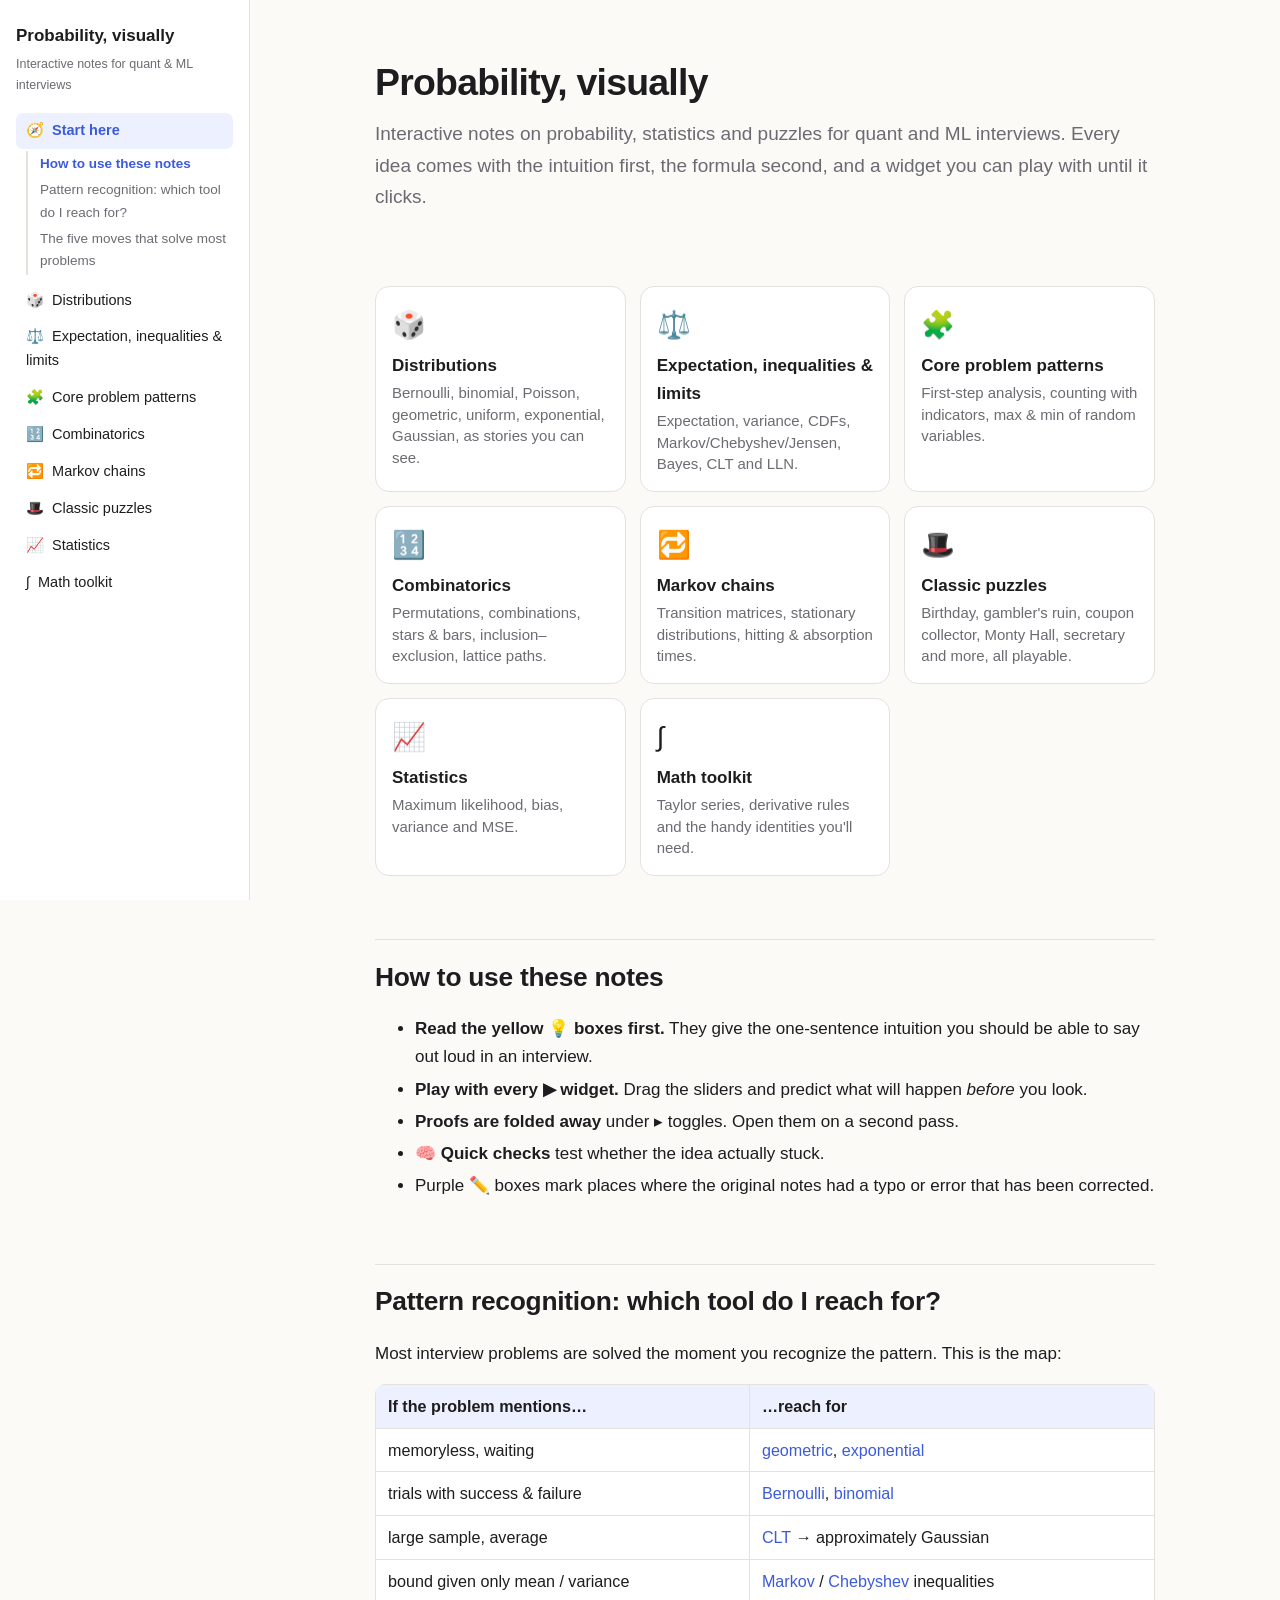
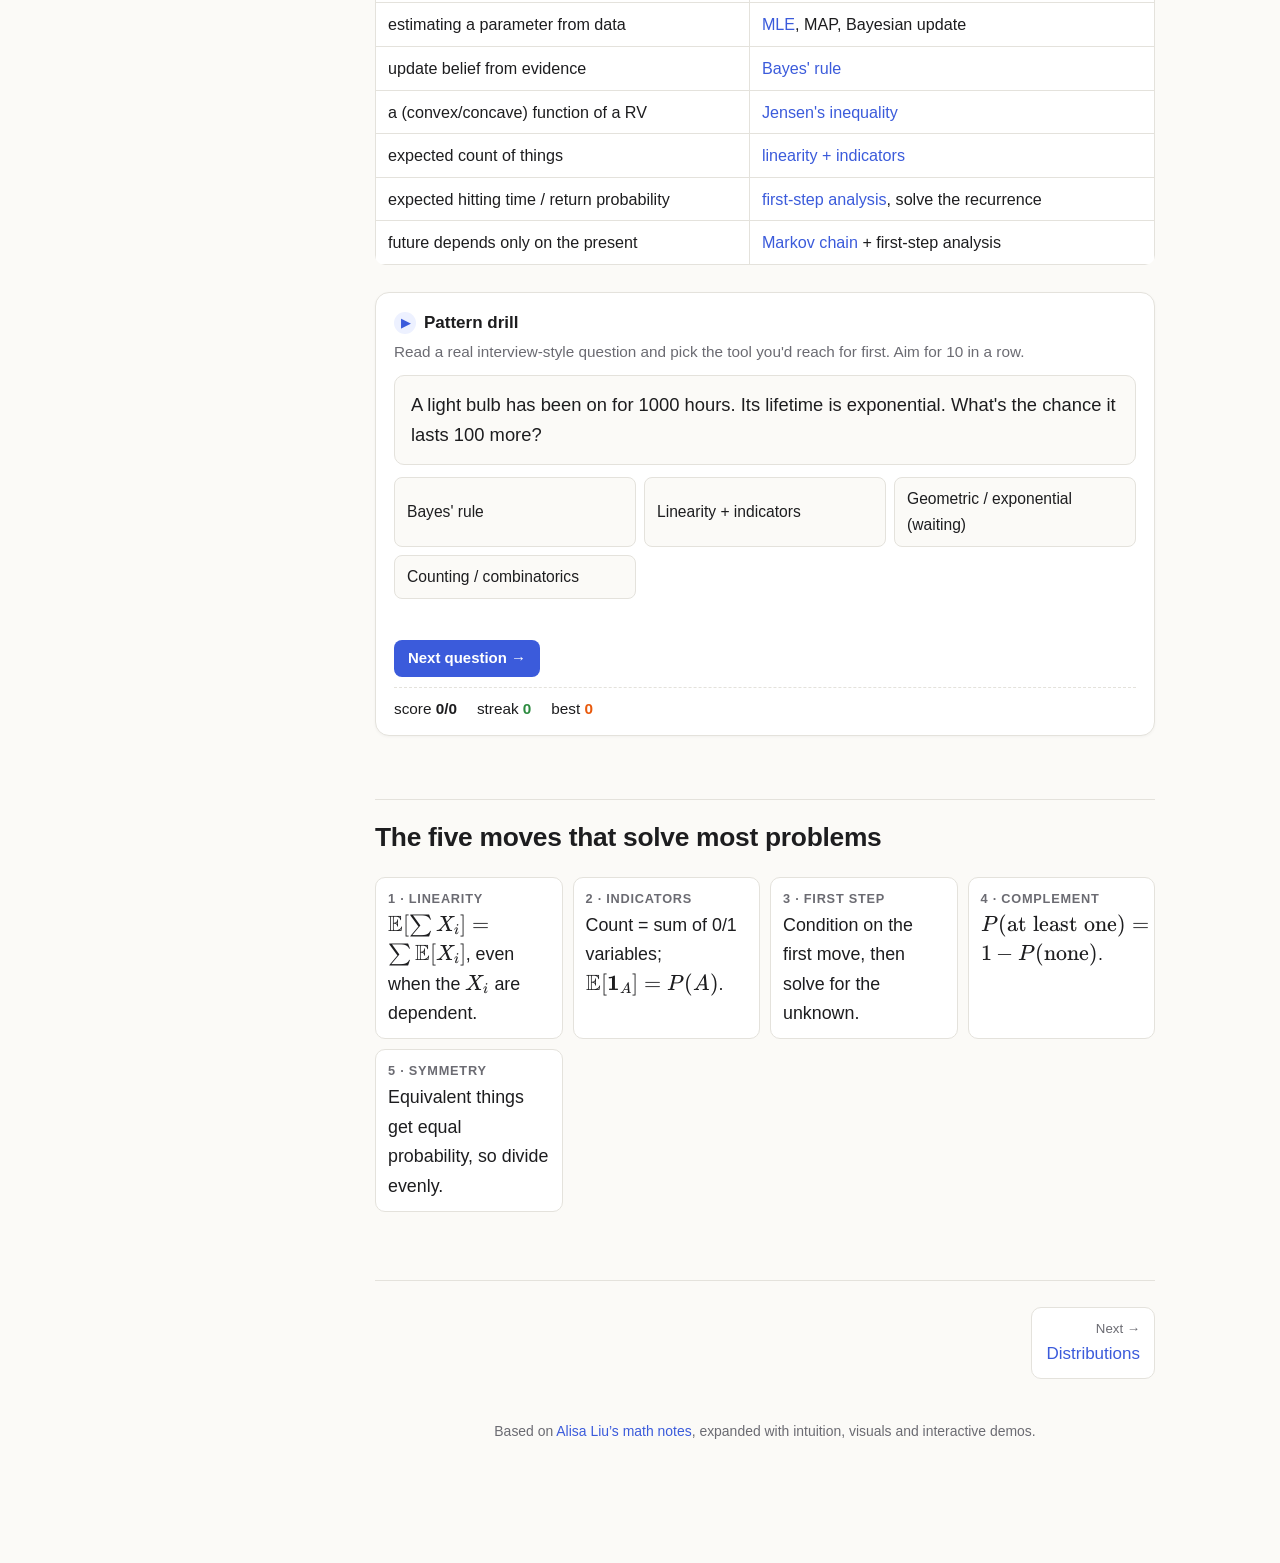
<file: index.html>
<!doctype html>
<html lang="en">
<head>
  <meta charset="utf-8" />
  <meta name="viewport" content="width=device-width, initial-scale=1" />
  <title>Probability, visually · Interactive interview notes</title>
  <meta name="description" content="Interactive, visual probability & statistics notes for quant and ML interviews." />
  <link rel="stylesheet" href="assets/katex/katex.min.css" />
  <script src="assets/katex/katex.min.js"></script>
  <script src="assets/katex/contrib/auto-render.min.js"></script>
  <link rel="stylesheet" href="assets/style.css" />
  <script src="assets/lib.js"></script>
  <style>
    .drill-prompt { font-size: 1.08em; padding: 14px 16px; background: var(--bg); border: 1px solid var(--line); border-radius: 10px; margin: 8px 0 12px; min-height: 3.2em; }
    .drill-opts { display: grid; grid-template-columns: repeat(auto-fit, minmax(200px, 1fr)); gap: 8px; }
    .drill-opts .choice { text-align: left; background: var(--bg); color: var(--ink); border: 1px solid var(--line); border-radius: 8px; padding: 8px 12px; font: inherit; font-size: .92em; cursor: pointer; }
    .drill-opts .choice:hover { border-color: var(--accent); }
    .drill-opts .choice.right { border-color: var(--tip-line); background: var(--tip); }
    .drill-opts .choice.wrong { border-color: var(--warn-line); background: var(--warn); }
    .drill-fb { margin-top: 10px; font-size: .93em; min-height: 1.5em; }
    .pattern-table td:first-child { width: 48%; }
  </style>
</head>
<body data-page="index">
<main><div class="content">

<div class="hero">
  <h1>Probability, visually</h1>
  <p class="lede">Interactive notes on probability, statistics and puzzles for quant and ML interviews. Every idea comes with the intuition first, the formula second, and a widget you can play with until it clicks.</p>
</div>

<div class="cards" id="cards"></div>

<h2 id="how-to-use">How to use these notes</h2>
<ul>
  <li><strong>Read the yellow 💡 boxes first.</strong> They give the one-sentence intuition you should be able to say out loud in an interview.</li>
  <li><strong>Play with every ▶ widget.</strong> Drag the sliders and predict what will happen <em>before</em> you look.</li>
  <li><strong>Proofs are folded away</strong> under ▸ toggles. Open them on a second pass.</li>
  <li><strong>🧠 Quick checks</strong> test whether the idea actually stuck.</li>
  <li>Purple ✏️ boxes mark places where the original notes had a typo or error that has been corrected.</li>
</ul>

<h2 id="pattern-recognition">Pattern recognition: which tool do I reach for?</h2>
<p>Most interview problems are solved the moment you recognize the pattern. This is the map:</p>

<table class="pattern-table">
  <tr><th>If the problem mentions…</th><th>…reach for</th></tr>
  <tr><td>memoryless, waiting</td><td><a href="distributions.html#geometric">geometric</a>, <a href="distributions.html#exponential">exponential</a></td></tr>
  <tr><td>trials with success &amp; failure</td><td><a href="distributions.html#bernoulli">Bernoulli</a>, <a href="distributions.html#binomial">binomial</a></td></tr>
  <tr><td>large sample, average</td><td><a href="expectation.html#central-limit-theorem">CLT</a> → approximately Gaussian</td></tr>
  <tr><td>bound given only mean / variance</td><td><a href="expectation.html#markov-s-inequality">Markov</a> / <a href="expectation.html#chebyshev-s-inequality">Chebyshev</a> inequalities</td></tr>
  <tr><td>estimating a parameter from data</td><td><a href="statistics.html#maximum-likelihood-estimation">MLE</a>, MAP, Bayesian update</td></tr>
  <tr><td>update belief from evidence</td><td><a href="expectation.html#bayes-rule">Bayes' rule</a></td></tr>
  <tr><td>a (convex/concave) function of a RV</td><td><a href="expectation.html#jensen-s-inequality">Jensen's inequality</a></td></tr>
  <tr><td>expected count of things</td><td><a href="problems.html#counting-in-expectation">linearity + indicators</a></td></tr>
  <tr><td>expected hitting time / return probability</td><td><a href="problems.html#first-step-analysis">first-step analysis</a>, solve the recurrence</td></tr>
  <tr><td>future depends only on the present</td><td><a href="markov.html">Markov chain</a> + first-step analysis</td></tr>
</table>

<div class="widget" id="w-drill">
  <div class="widget-title">Pattern drill</div>
  <div class="widget-desc">Read a real interview-style question and pick the tool you'd reach for first. Aim for 10 in a row.</div>
  <div class="drill-prompt" id="drill-q"></div>
  <div class="drill-opts" id="drill-opts"></div>
  <div class="drill-fb" id="drill-fb"></div>
  <div class="controls" id="drill-ctl"></div>
  <div class="readout" id="drill-read"></div>
</div>

<h2 id="the-five-moves">The five moves that solve most problems</h2>
<div class="facts">
  <div class="fact"><div class="label">1 · Linearity</div><div class="val">$\E[\sum X_i]=\sum\E[X_i]$, even when the $X_i$ are dependent.</div></div>
  <div class="fact"><div class="label">2 · Indicators</div><div class="val">Count = sum of 0/1 variables; $\E[\1_A]=P(A)$.</div></div>
  <div class="fact"><div class="label">3 · First step</div><div class="val">Condition on the first move, then solve for the unknown.</div></div>
  <div class="fact"><div class="label">4 · Complement</div><div class="val">$P(\text{at least one})=1-P(\text{none})$.</div></div>
  <div class="fact"><div class="label">5 · Symmetry</div><div class="val">Equivalent things get equal probability, so divide evenly.</div></div>
</div>

</div></main>
<script src="assets/nav.js"></script>
<script>
(function () {
  // chapter cards
  const desc = {
    distributions: "Bernoulli, binomial, Poisson, geometric, uniform, exponential, Gaussian, as stories you can see.",
    expectation: "Expectation, variance, CDFs, Markov/Chebyshev/Jensen, Bayes, CLT and LLN.",
    problems: "First-step analysis, counting with indicators, max & min of random variables.",
    combinatorics: "Permutations, combinations, stars & bars, inclusion–exclusion, lattice paths.",
    markov: "Transition matrices, stationary distributions, hitting & absorption times.",
    puzzles: "Birthday, gambler's ruin, coupon collector, Monty Hall, secretary and more, all playable.",
    statistics: "Maximum likelihood, bias, variance and MSE.",
    calculus: "Taylor series, derivative rules and the handy identities you'll need.",
  };
  const cards = document.getElementById("cards");
  for (const c of CHAPTERS.filter((c) => c.id !== "index"))
    P.el("a", { class: "card", href: c.href, html: `<div class="emoji">${c.emoji}</div><div class="t">${c.title}</div><div class="d">${desc[c.id] || ""}</div>` }, cards);

  // pattern drill
  const TOOLS = {
    geo: "Geometric / exponential (waiting)",
    bin: "Bernoulli / binomial",
    clt: "CLT / normal approximation",
    ineq: "Markov / Chebyshev bound",
    mle: "MLE / Bayesian estimation",
    bayes: "Bayes' rule",
    jensen: "Jensen's inequality",
    lin: "Linearity + indicators",
    fsa: "First-step analysis",
    comb: "Counting / combinatorics",
  };
  const LINK = { geo: "distributions.html#geometric", bin: "distributions.html#binomial", clt: "expectation.html#central-limit-theorem", ineq: "expectation.html#inequalities", mle: "statistics.html#maximum-likelihood-estimation", bayes: "expectation.html#bayes-rule", jensen: "expectation.html#jensen-s-inequality", lin: "problems.html#counting-in-expectation", fsa: "problems.html#first-step-analysis", comb: "combinatorics.html" };
  const Q = [
    ["You roll a die until you get a 6. What's the expected number of rolls?", "geo", "Waiting for the first success: $\\Geom(1/6)$ has mean 6."],
    ["A light bulb has been on for 1000 hours. Its lifetime is exponential. What's the chance it lasts 100 more?", "geo", "Memorylessness: the 1000 hours are irrelevant, so the answer is $P(X>100)$."],
    ["You flip 100 fair coins. Roughly what's the probability of 60 or more heads?", "clt", "The sum of many independent flips is ≈ $\\N(50, 25)$. 60 is 2σ above the mean, so the answer is ≈ 2.3%."],
    ["The average salary is $50k. Bound the fraction of people earning at least $500k.", "ineq", "Only the mean and non-negativity are known, so use Markov: $\\le 50/500=10\\%$."],
    ["A test is 99% accurate for a disease with 1% prevalence. You test positive. How likely are you sick?", "bayes", "Bayes: prior 1%, likelihood ratio 99, posterior = 50%."],
    ["n people throw hats in a pile and each grabs one at random. Expected number who get their own hat?", "lin", "Indicators $X_i=\\1[\\text{person } i \\text{ gets own hat}]$, each with probability $1/n$, so the sum is 1."],
    ["Expected number of coin flips to see two heads in a row?", "fsa", "States: 'start', 'just saw H'. Write equations conditioning on the next flip and solve: 6."],
    ["You observe 7 heads in 10 flips. What's your best estimate of the coin's bias?", "mle", "The MLE for a Bernoulli parameter is the sample frequency: 0.7."],
    ["Is $\\E[1/X]$ bigger or smaller than $1/\\E[X]$ for a positive random variable $X$?", "jensen", "$1/x$ is convex on $x>0$, so by Jensen $\\E[1/X]\\ge 1/\\E[X]$."],
    ["How many ways can 10 identical candies be split among 4 kids?", "comb", "Stars and bars: $\\binom{13}{3}=286$."],
    ["A drunk walks ±1 on a line between 0 and 10, starting at 3. What's the chance they hit 10 before 0?", "fsa", "Gambler's ruin. First-step analysis gives a linear recurrence, so the answer is $3/10$."],
    ["Expected number of distinct birthdays among 30 people?", "lin", "Indicators per day: $365\\,(1-(364/365)^{30})\\approx 28.8$."],
    ["Probability exactly 3 of 8 independent servers fail, if each fails with p = 0.1?", "bin", "Count of successes in fixed trials: $\\binom83 0.1^3 0.9^5$."],
    ["Estimate how many samples you need so a sample mean is within 1% of the truth with 95% confidence.", "clt", "Standard error is $\\sigma/\\sqrt n$. Solve $1.96\\,\\sigma/\\sqrt n \\le 0.01\\mu$."],
    ["Is $\\E[\\log X]$ bigger or smaller than $\\log\\E[X]$?", "jensen", "$\\log$ is concave, so $\\E[\\log X]\\le\\log\\E[X]$."],
    ["How many 5-card poker hands contain exactly one pair?", "comb", "Choose the rank and suits of the pair, then 3 other distinct ranks with any suits: $13\\binom42\\binom{12}3 4^3$."],
    ["Given only that the variance is 4, bound $P(|X-\\mu|\\ge 6)$.", "ineq", "Chebyshev: $\\sigma^2/\\epsilon^2=4/36=1/9$."],
    ["A coin is either fair or two-headed (50/50). You see 3 heads. Probability it's two-headed?", "bayes", "Posterior ∝ prior × likelihood: $\\frac{1\\cdot\\frac12}{1\\cdot\\frac12+\\frac18\\cdot\\frac12}=\\frac89$."],
  ];
  let order = [], idx = 0, streak = 0, best = 0, correct = 0, seen = 0, locked = false;
  const qEl = document.getElementById("drill-q"), opts = document.getElementById("drill-opts"), fb = document.getElementById("drill-fb");
  function next() {
    if (!order.length || idx >= order.length) { order = P.rand.shuffle([...Q.keys()]); idx = 0; }
    const [q, ans] = Q[order[idx++]];
    locked = false; fb.innerHTML = ""; qEl.innerHTML = q; P.renderMath(qEl);
    const others = P.rand.shuffle(Object.keys(TOOLS).filter((k) => k !== ans)).slice(0, 3);
    opts.innerHTML = "";
    for (const k of P.rand.shuffle([ans, ...others])) {
      const b = P.el("button", { class: "choice", text: TOOLS[k] }, opts);
      b.onclick = () => {
        if (locked) return; locked = true; seen++;
        const cur = Q[order[idx - 1]];
        const ok = k === ans;
        b.classList.add(ok ? "right" : "wrong");
        [...opts.children].forEach((c) => c.textContent === TOOLS[ans] && c.classList.add("right"));
        if (ok) { correct++; streak++; best = Math.max(best, streak); } else streak = 0;
        fb.innerHTML = (ok ? "<b>✓ Yes.</b> " : "<b>✗</b> ") + cur[2] + ` <a href="${LINK[ans]}">Review →</a>`;
        P.renderMath(fb); stats();
      };
    }
  }
  function stats() { P.readout("#drill-read", [{ label: "score", value: `${correct}/${seen}` }, { label: "streak", value: streak, color: "c3" }, { label: "best", value: best, color: "c2" }]); }
  P.button("#drill-ctl", "Next question →", next);
  next(); stats();
})();
</script>
</body>
</html>
</file>
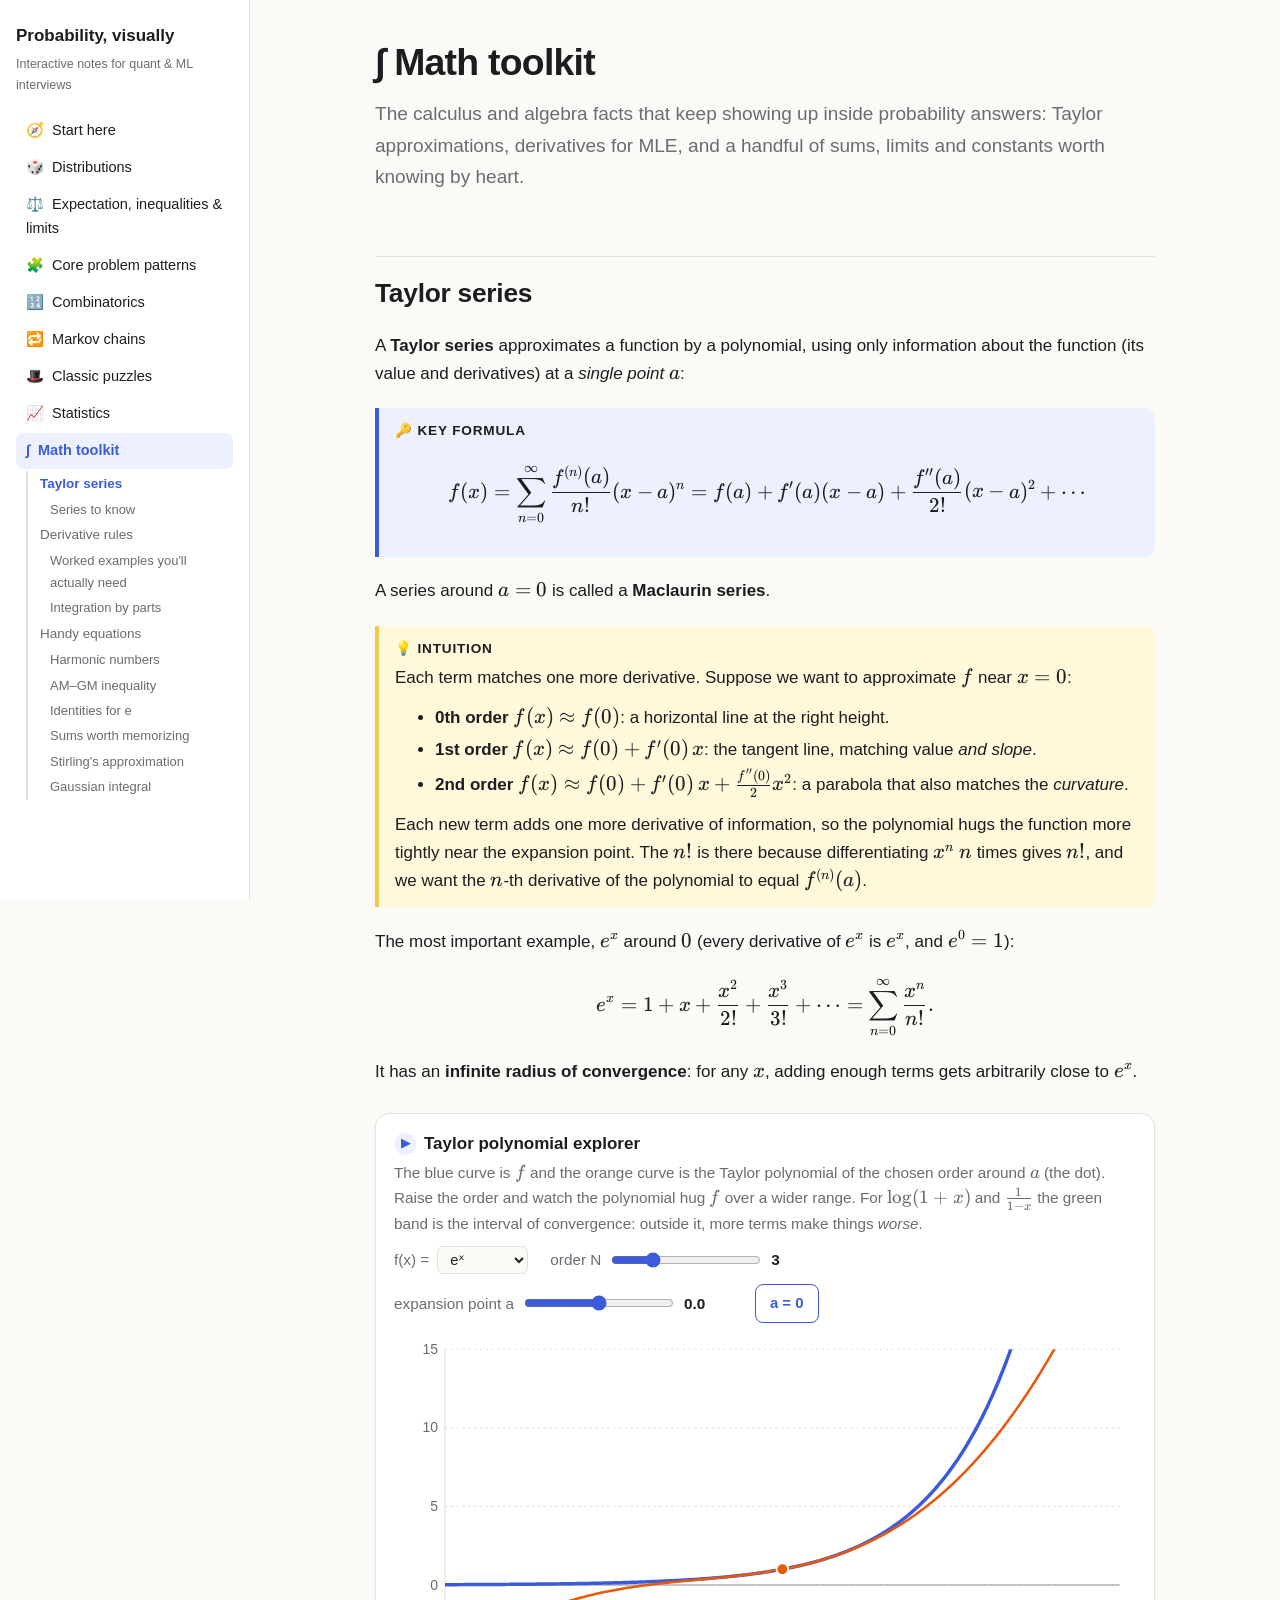
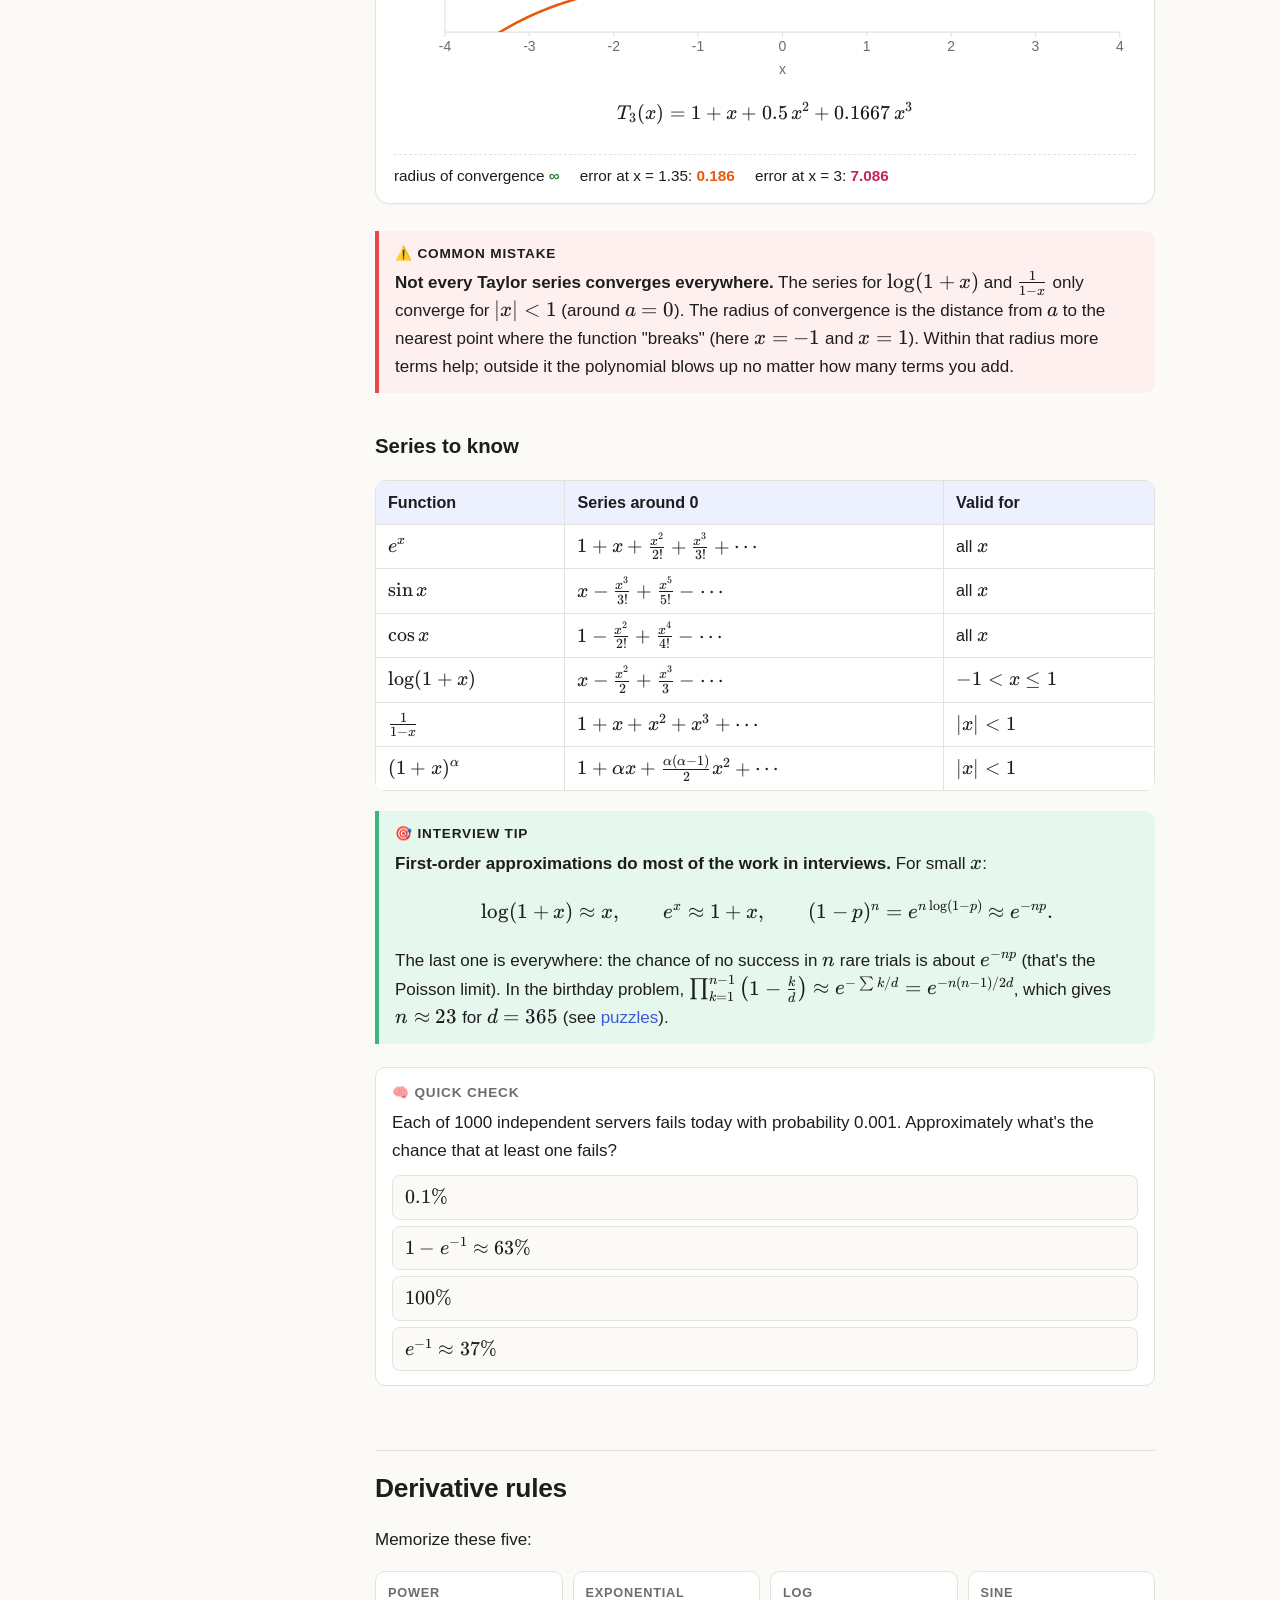
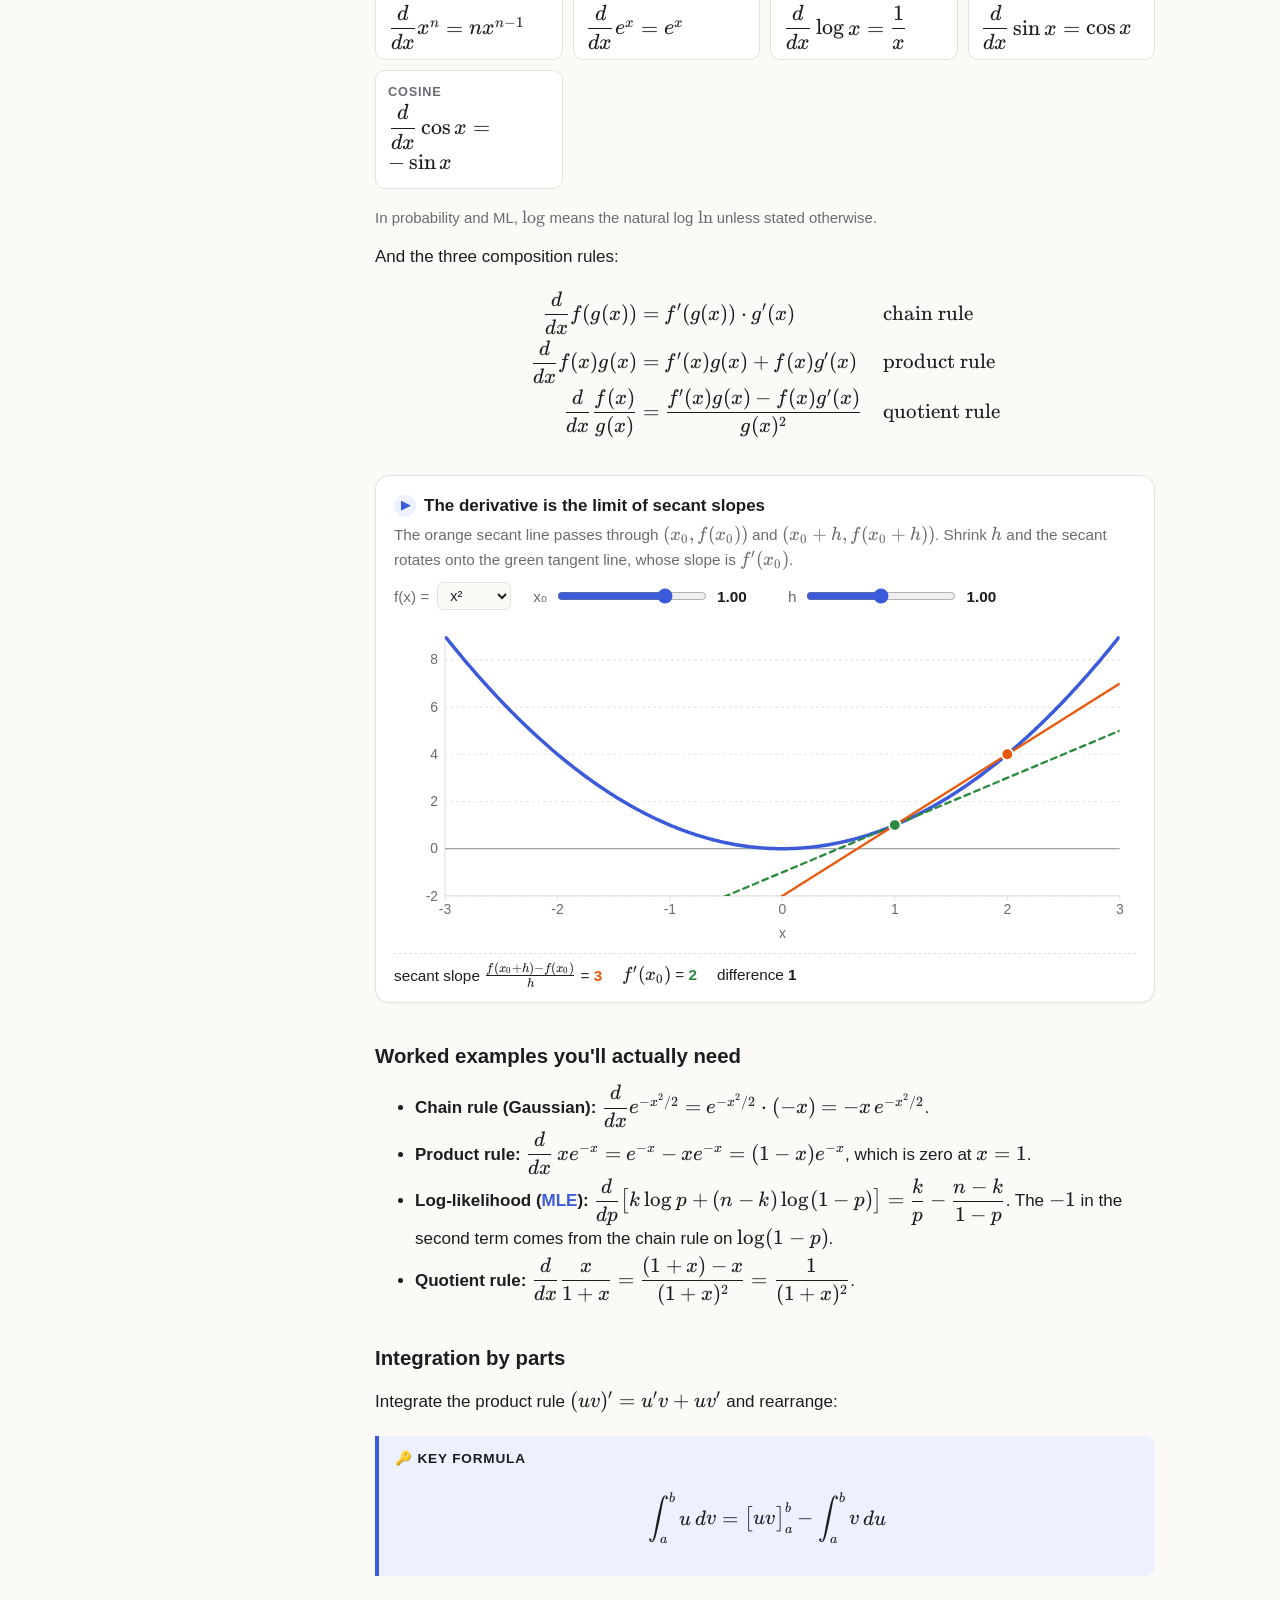
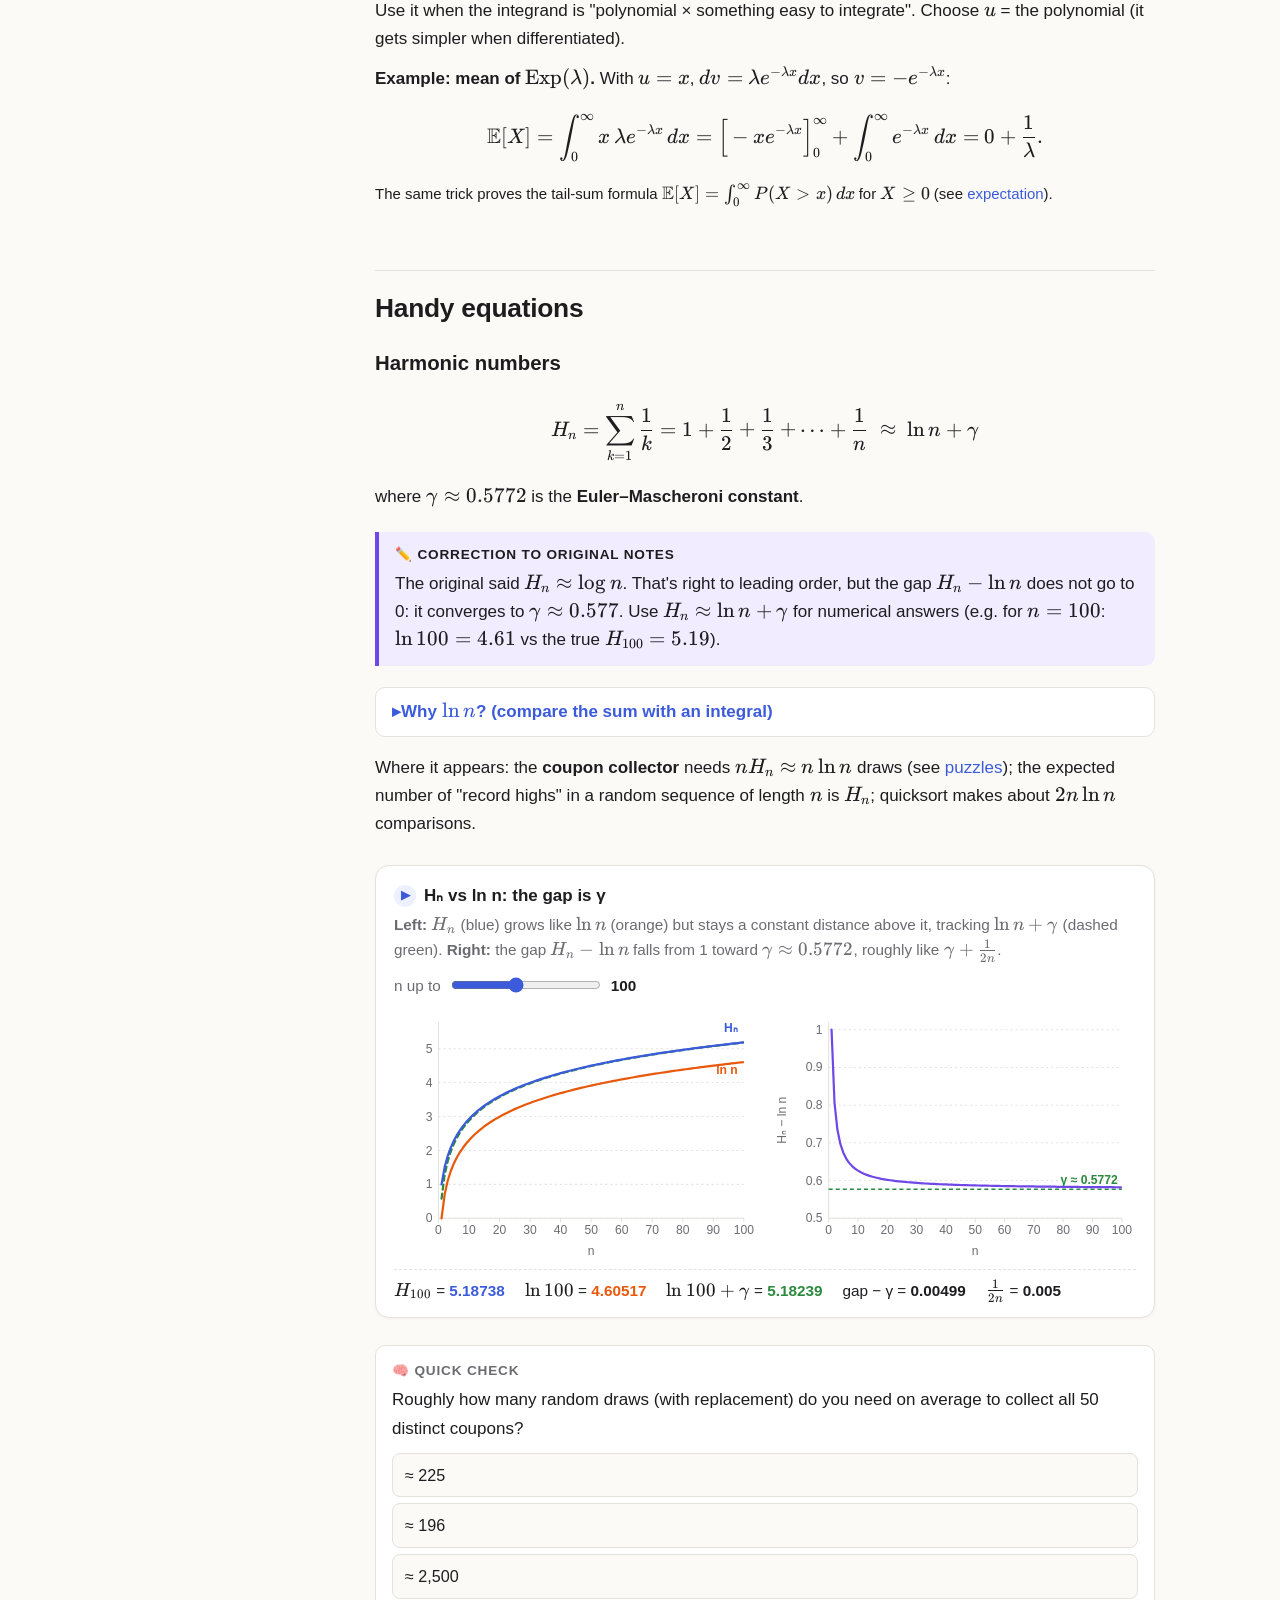
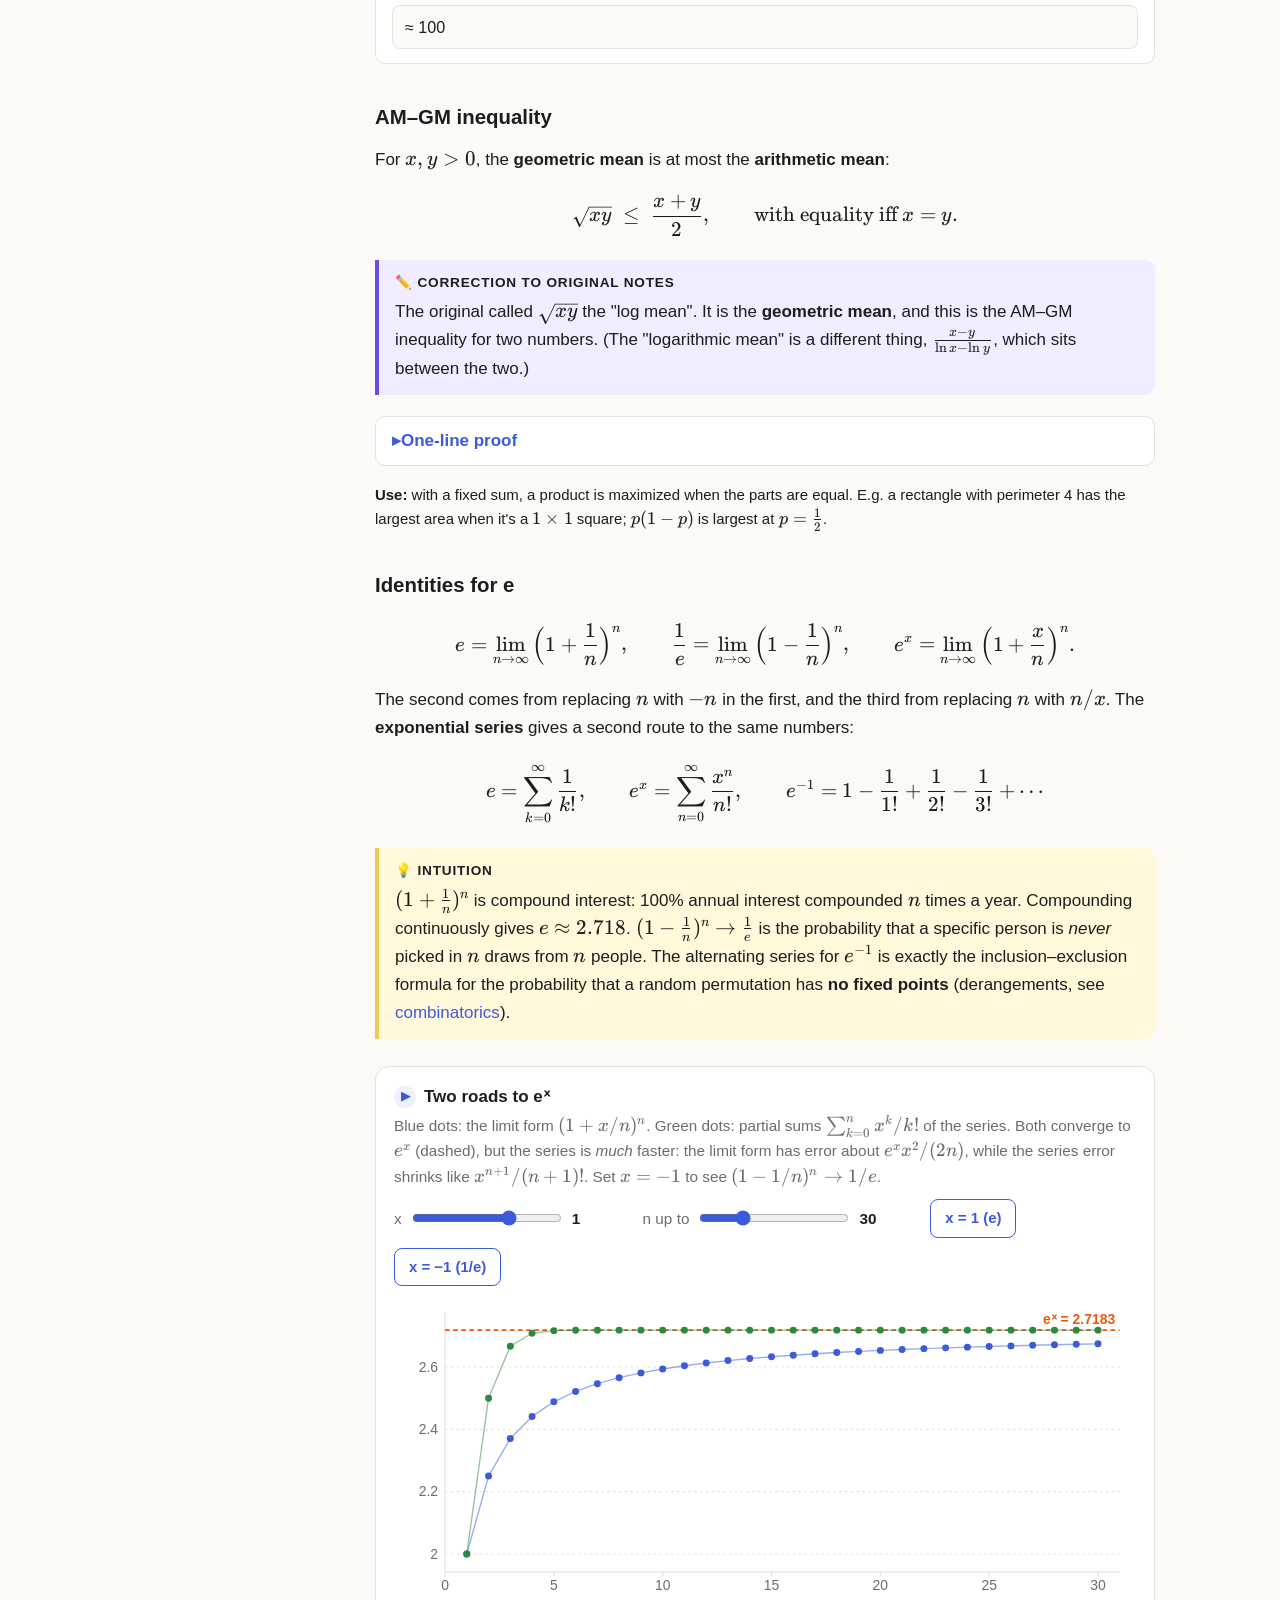
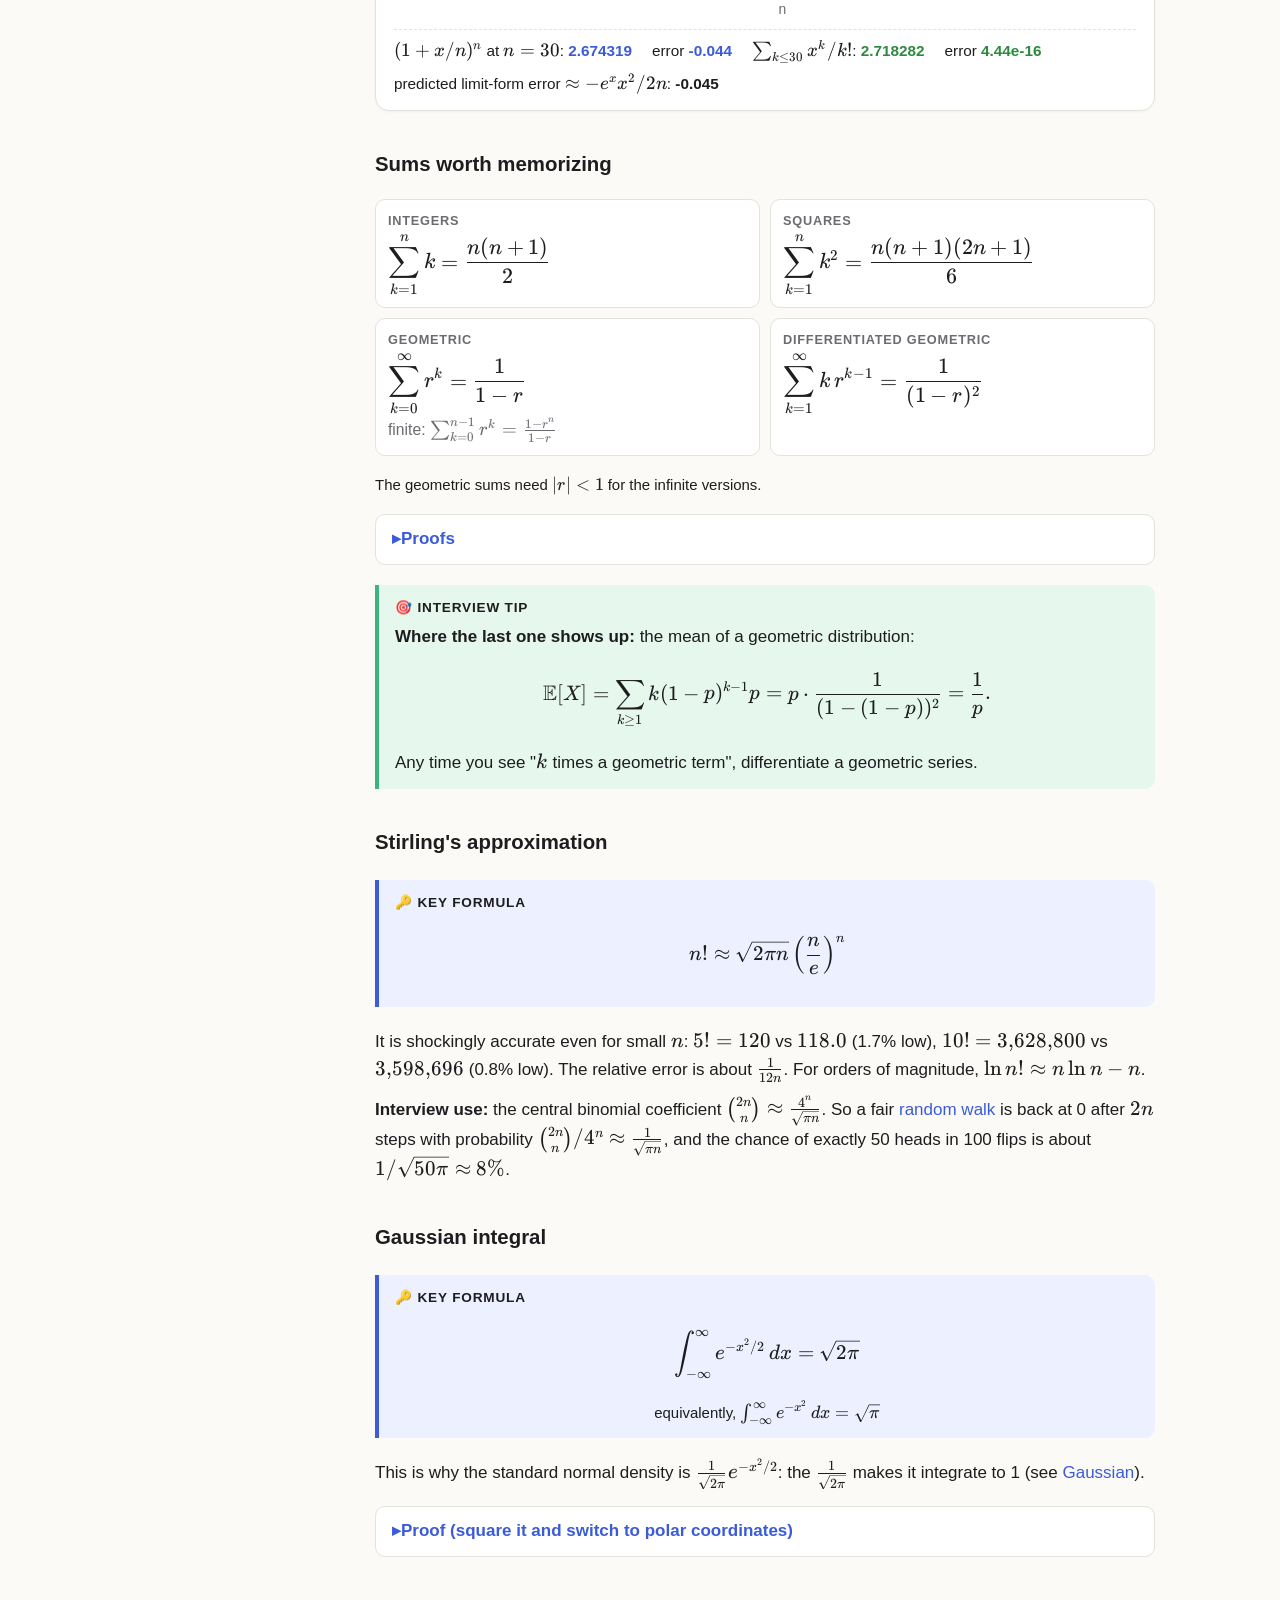
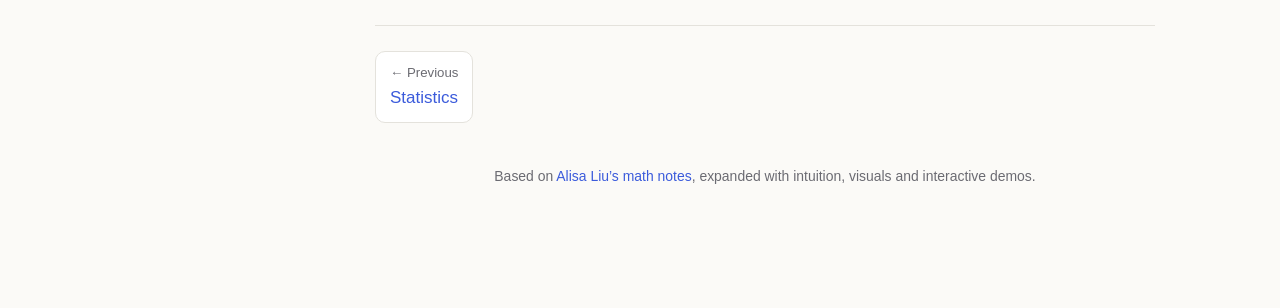
<file: calculus.html>
<!doctype html>
<html lang="en">
<head>
  <meta charset="utf-8" />
  <meta name="viewport" content="width=device-width, initial-scale=1" />
  <title>Math toolkit · Probability, visually</title>
  <link rel="stylesheet" href="assets/katex/katex.min.css" />
  <script src="assets/katex/katex.min.js"></script>
  <script src="assets/katex/contrib/auto-render.min.js"></script>
  <link rel="stylesheet" href="assets/style.css" />
  <script src="assets/lib.js"></script>
  <style>
    .poly { overflow-x: auto; min-height: 2.6em; font-size: .95em; }
  </style>
</head>
<body data-page="calculus">
<main><div class="content">

<h1>∫ Math toolkit</h1>
<p class="lede">The calculus and algebra facts that keep showing up inside probability answers: Taylor approximations, derivatives for MLE, and a handful of sums, limits and constants worth knowing by heart.</p>

<h2 id="taylor-series">Taylor series</h2>
<p>A <strong>Taylor series</strong> approximates a function by a polynomial, using only information about the function (its value and derivatives) at a <em>single point</em> $a$:</p>
<div class="callout key">$$f(x)=\sum_{n=0}^\infty\frac{f^{(n)}(a)}{n!}(x-a)^n=f(a)+f'(a)(x-a)+\frac{f''(a)}{2!}(x-a)^2+\cdots$$</div>
<p>A series around $a=0$ is called a <strong>Maclaurin series</strong>.</p>

<div class="callout intuition">
  <p>Each term matches one more derivative. Suppose we want to approximate $f$ near $x=0$:</p>
  <ul>
    <li><strong>0th order</strong> $f(x)\approx f(0)$: a horizontal line at the right height.</li>
    <li><strong>1st order</strong> $f(x)\approx f(0)+f'(0)\,x$: the tangent line, matching value <em>and slope</em>.</li>
    <li><strong>2nd order</strong> $f(x)\approx f(0)+f'(0)\,x+\frac{f''(0)}{2}x^2$: a parabola that also matches the <em>curvature</em>.</li>
  </ul>
  <p>Each new term adds one more derivative of information, so the polynomial hugs the function more tightly near the expansion point. The $n!$ is there because differentiating $x^n$ $n$ times gives $n!$, and we want the $n$-th derivative of the polynomial to equal $f^{(n)}(a)$.</p>
</div>

<p>The most important example, $e^x$ around $0$ (every derivative of $e^x$ is $e^x$, and $e^0=1$):</p>
$$e^x=1+x+\frac{x^2}{2!}+\frac{x^3}{3!}+\cdots=\sum_{n=0}^\infty\frac{x^n}{n!}.$$
<p>It has an <strong>infinite radius of convergence</strong>: for any $x$, adding enough terms gets arbitrarily close to $e^x$.</p>

<div class="widget" id="w-taylor">
  <div class="widget-title">Taylor polynomial explorer</div>
  <div class="widget-desc">The blue curve is $f$ and the orange curve is the Taylor polynomial of the chosen order around $a$ (the dot). Raise the order and watch the polynomial hug $f$ over a wider range. For $\log(1+x)$ and $\frac1{1-x}$ the green band is the interval of convergence: outside it, more terms make things <em>worse</em>.</div>
  <div class="controls" id="ty-ctl"></div>
  <div class="controls" id="ty-a"></div>
  <div class="chart" id="ty-chart"></div>
  <div class="poly" id="ty-poly"></div>
  <div class="readout" id="ty-read"></div>
</div>

<div class="callout warn">
  <p><strong>Not every Taylor series converges everywhere.</strong> The series for $\log(1+x)$ and $\frac1{1-x}$ only converge for $|x|\lt 1$ (around $a=0$). The radius of convergence is the distance from $a$ to the nearest point where the function "breaks" (here $x=-1$ and $x=1$). Within that radius more terms help; outside it the polynomial blows up no matter how many terms you add.</p>
</div>

<h3>Series to know</h3>
<table>
  <tr><th>Function</th><th>Series around 0</th><th>Valid for</th></tr>
  <tr><td>$e^x$</td><td>$1+x+\frac{x^2}{2!}+\frac{x^3}{3!}+\cdots$</td><td>all $x$</td></tr>
  <tr><td>$\sin x$</td><td>$x-\frac{x^3}{3!}+\frac{x^5}{5!}-\cdots$</td><td>all $x$</td></tr>
  <tr><td>$\cos x$</td><td>$1-\frac{x^2}{2!}+\frac{x^4}{4!}-\cdots$</td><td>all $x$</td></tr>
  <tr><td>$\log(1+x)$</td><td>$x-\frac{x^2}{2}+\frac{x^3}{3}-\cdots$</td><td>$-1\lt x\le 1$</td></tr>
  <tr><td>$\frac1{1-x}$</td><td>$1+x+x^2+x^3+\cdots$</td><td>$|x|\lt 1$</td></tr>
  <tr><td>$(1+x)^\alpha$</td><td>$1+\alpha x+\frac{\alpha(\alpha-1)}{2}x^2+\cdots$</td><td>$|x|\lt 1$</td></tr>
</table>

<div class="callout tip">
  <p><strong>First-order approximations do most of the work in interviews.</strong> For small $x$:</p>
  $$\log(1+x)\approx x,\qquad e^{x}\approx 1+x,\qquad (1-p)^n=e^{n\log(1-p)}\approx e^{-np}.$$
  <p>The last one is everywhere: the chance of no success in $n$ rare trials is about $e^{-np}$ (that's the Poisson limit). In the birthday problem, $\prod_{k=1}^{n-1}\big(1-\tfrac kd\big)\approx e^{-\sum k/d}= e^{-n(n-1)/2d}$, which gives $n\approx 23$ for $d=365$ (see <a href="puzzles.html">puzzles</a>).</p>
</div>

<div class="quiz" data-answer="1">
  <div class="q">Each of 1000 independent servers fails today with probability 0.001. Approximately what's the chance that at least one fails?</div>
  <ul><li>$0.1\%$</li><li>$1-e^{-1}\approx 63\%$</li><li>$100\%$</li><li>$e^{-1}\approx 37\%$</li></ul>
  <div class="explain">$P(\text{none})=(1-0.001)^{1000}\approx e^{-1000\cdot 0.001}=e^{-1}$, so $P(\text{at least one})\approx 1-e^{-1}\approx 0.632$. A common trap is adding the probabilities to get $100\%$.</div>
</div>

<h2 id="derivative-rules">Derivative rules</h2>
<p>Memorize these five:</p>
<div class="facts">
  <div class="fact"><div class="label">Power</div><div class="val">$\dfrac{d}{dx}x^n=nx^{n-1}$</div></div>
  <div class="fact"><div class="label">Exponential</div><div class="val">$\dfrac{d}{dx}e^x=e^x$</div></div>
  <div class="fact"><div class="label">Log</div><div class="val">$\dfrac{d}{dx}\log x=\dfrac1x$</div></div>
  <div class="fact"><div class="label">Sine</div><div class="val">$\dfrac{d}{dx}\sin x=\cos x$</div></div>
  <div class="fact"><div class="label">Cosine</div><div class="val">$\dfrac{d}{dx}\cos x=-\sin x$</div></div>
</div>
<p class="small muted">In probability and ML, $\log$ means the natural log $\ln$ unless stated otherwise.</p>
<p>And the three composition rules:</p>
$$\begin{aligned}
\frac{d}{dx}f(g(x))&=f'(g(x))\cdot g'(x) &&\text{chain rule}\\
\frac{d}{dx}f(x)g(x)&=f'(x)g(x)+f(x)g'(x) &&\text{product rule}\\
\frac{d}{dx}\frac{f(x)}{g(x)}&=\frac{f'(x)g(x)-f(x)g'(x)}{g(x)^2} &&\text{quotient rule}
\end{aligned}$$

<div class="widget" id="w-tangent">
  <div class="widget-title">The derivative is the limit of secant slopes</div>
  <div class="widget-desc">The orange secant line passes through $(x_0,f(x_0))$ and $(x_0+h,f(x_0+h))$. Shrink $h$ and the secant rotates onto the green tangent line, whose slope is $f'(x_0)$.</div>
  <div class="controls" id="tg-ctl"></div>
  <div class="chart" id="tg-chart"></div>
  <div class="readout" id="tg-read"></div>
</div>

<h3>Worked examples you'll actually need</h3>
<ul>
  <li><strong>Chain rule (Gaussian):</strong> $\dfrac{d}{dx}e^{-x^2/2}=e^{-x^2/2}\cdot(-x)=-x\,e^{-x^2/2}$.</li>
  <li><strong>Product rule:</strong> $\dfrac{d}{dx}\,x e^{-x}=e^{-x}-xe^{-x}=(1-x)e^{-x}$, which is zero at $x=1$.</li>
  <li><strong>Log-likelihood (<a href="statistics.html#maximum-likelihood-estimation">MLE</a>):</strong> $\dfrac{d}{dp}\big[k\log p+(n-k)\log(1-p)\big]=\dfrac kp-\dfrac{n-k}{1-p}$. The $-1$ in the second term comes from the chain rule on $\log(1-p)$.</li>
  <li><strong>Quotient rule:</strong> $\dfrac{d}{dx}\dfrac{x}{1+x}=\dfrac{(1+x)-x}{(1+x)^2}=\dfrac1{(1+x)^2}$.</li>
</ul>

<h3>Integration by parts</h3>
<p>Integrate the product rule $(uv)'=u'v+uv'$ and rearrange:</p>
<div class="callout key">$$\int_a^b u\,dv=\big[uv\big]_a^b-\int_a^b v\,du$$</div>
<p>Use it when the integrand is "polynomial × something easy to integrate". Choose $u$ = the polynomial (it gets simpler when differentiated).</p>
<p><strong>Example: mean of $\Exp(\lambda)$.</strong> With $u=x$, $dv=\lambda e^{-\lambda x}dx$, so $v=-e^{-\lambda x}$:</p>
$$\E[X]=\int_0^\infty x\,\lambda e^{-\lambda x}\,dx=\Big[-xe^{-\lambda x}\Big]_0^\infty+\int_0^\infty e^{-\lambda x}\,dx=0+\frac1\lambda.$$
<p class="small">The same trick proves the tail-sum formula $\E[X]=\int_0^\infty P(X>x)\,dx$ for $X\ge 0$ (see <a href="expectation.html">expectation</a>).</p>

<h2 id="handy-equations">Handy equations</h2>

<h3>Harmonic numbers</h3>
$$H_n=\sum_{k=1}^n\frac1k=1+\frac12+\frac13+\cdots+\frac1n\;\approx\;\ln n+\gamma$$
<p>where $\gamma\approx 0.5772$ is the <strong>Euler–Mascheroni constant</strong>.</p>
<div class="callout fix"><p>The original said $H_n\approx\log n$. That's right to leading order, but the gap $H_n-\ln n$ does not go to 0: it converges to $\gamma\approx0.577$. Use $H_n\approx\ln n+\gamma$ for numerical answers (e.g. for $n=100$: $\ln 100=4.61$ vs the true $H_{100}=5.19$).</p></div>
<details><summary>Why $\ln n$? (compare the sum with an integral)</summary>
  <p>$\frac1k$ is the area of a width-1 bar of height $\frac1k$. These bars sit above the curve $y=\frac1x$ on $[k,k+1]$, and (shifted one step) below it on $[k-1,k]$:</p>
  $$\ln(n+1)=\int_1^{n+1}\frac{dx}x\;\le\;H_n\;\le\;1+\int_1^n\frac{dx}x=1+\ln n.$$
  <p>So $H_n$ is squeezed within 1 of $\ln n$. The leftover slivers between bars and curve add up to $\gamma$.</p>
</details>
<p>Where it appears: the <strong>coupon collector</strong> needs $nH_n\approx n\ln n$ draws (see <a href="puzzles.html">puzzles</a>); the expected number of "record highs" in a random sequence of length $n$ is $H_n$; quicksort makes about $2n\ln n$ comparisons.</p>

<div class="widget" id="w-harm">
  <div class="widget-title">Hₙ vs ln n: the gap is γ</div>
  <div class="widget-desc"><b>Left:</b> $H_n$ (blue) grows like $\ln n$ (orange) but stays a constant distance above it, tracking $\ln n+\gamma$ (dashed green). <b>Right:</b> the gap $H_n-\ln n$ falls from 1 toward $\gamma\approx0.5772$, roughly like $\gamma+\frac1{2n}$.</div>
  <div class="controls" id="hm-ctl"></div>
  <div class="twocol"><div class="chart" id="hm-a"></div><div class="chart" id="hm-b"></div></div>
  <div class="readout" id="hm-read"></div>
</div>

<div class="quiz" data-answer="0">
  <div class="q">Roughly how many random draws (with replacement) do you need on average to collect all 50 distinct coupons?</div>
  <ul><li>≈ 225</li><li>≈ 196</li><li>≈ 2,500</li><li>≈ 100</li></ul>
  <div class="explain">$50\,H_{50}\approx 50(\ln 50+0.577)=50(3.91+0.58)\approx 225$. Using just $50\ln 50\approx 196$ undershoots by about $50\gamma\approx 29$.</div>
</div>

<h3>AM–GM inequality</h3>
<p>For $x,y>0$, the <strong>geometric mean</strong> is at most the <strong>arithmetic mean</strong>:</p>
$$\sqrt{xy}\;\le\;\frac{x+y}{2},\qquad\text{with equality iff } x=y.$$
<div class="callout fix"><p>The original called $\sqrt{xy}$ the "log mean". It is the <strong>geometric mean</strong>, and this is the AM–GM inequality for two numbers. (The "logarithmic mean" is a different thing, $\frac{x-y}{\ln x-\ln y}$, which sits between the two.)</p></div>
<details><summary>One-line proof</summary>
  $$0\le(\sqrt x-\sqrt y)^2=x-2\sqrt{xy}+y\;\Longrightarrow\;\sqrt{xy}\le\frac{x+y}2.$$
  <p>In general, $\sqrt[n]{x_1\cdots x_n}\le\frac{x_1+\dots+x_n}{n}$. It's Jensen's inequality for the concave $\log$: $\frac1n\sum\log x_i\le\log\big(\frac1n\sum x_i\big)$.</p>
</details>
<p class="small"><strong>Use:</strong> with a fixed sum, a product is maximized when the parts are equal. E.g. a rectangle with perimeter 4 has the largest area when it's a $1\times1$ square; $p(1-p)$ is largest at $p=\tfrac12$.</p>

<h3>Identities for e</h3>
$$e=\lim_{n\to\infty}\Big(1+\frac1n\Big)^n,\qquad \frac1e=\lim_{n\to\infty}\Big(1-\frac1n\Big)^n,\qquad e^x=\lim_{n\to\infty}\Big(1+\frac xn\Big)^n.$$
<p>The second comes from replacing $n$ with $-n$ in the first, and the third from replacing $n$ with $n/x$. The <strong>exponential series</strong> gives a second route to the same numbers:</p>
$$e=\sum_{k=0}^\infty\frac1{k!},\qquad e^x=\sum_{n=0}^\infty\frac{x^n}{n!},\qquad e^{-1}=1-\frac1{1!}+\frac1{2!}-\frac1{3!}+\cdots$$
<div class="callout intuition">
  <p>$(1+\frac1n)^n$ is compound interest: 100% annual interest compounded $n$ times a year. Compounding continuously gives $e\approx2.718$. $(1-\frac1n)^n\to\frac1e$ is the probability that a specific person is <em>never</em> picked in $n$ draws from $n$ people. The alternating series for $e^{-1}$ is exactly the inclusion–exclusion formula for the probability that a random permutation has <strong>no fixed points</strong> (derangements, see <a href="combinatorics.html">combinatorics</a>).</p>
</div>

<div class="widget" id="w-elim">
  <div class="widget-title">Two roads to eˣ</div>
  <div class="widget-desc">Blue dots: the limit form $(1+x/n)^n$. Green dots: partial sums $\sum_{k=0}^{n} x^k/k!$ of the series. Both converge to $e^x$ (dashed), but the series is <em>much</em> faster: the limit form has error about $e^x x^2/(2n)$, while the series error shrinks like $x^{n+1}/(n+1)!$. Set $x=-1$ to see $(1-1/n)^n\to1/e$.</div>
  <div class="controls" id="el-ctl"></div>
  <div class="chart" id="el-chart"></div>
  <div class="readout" id="el-read"></div>
</div>

<h3>Sums worth memorizing</h3>
<div class="facts" style="grid-template-columns: repeat(auto-fit, minmax(280px, 1fr))">
  <div class="fact"><div class="label">Integers</div><div class="val">$\displaystyle\sum_{k=1}^n k=\frac{n(n+1)}2$</div></div>
  <div class="fact"><div class="label">Squares</div><div class="val">$\displaystyle\sum_{k=1}^n k^2=\frac{n(n+1)(2n+1)}6$</div></div>
  <div class="fact"><div class="label">Geometric</div><div class="val">$\displaystyle\sum_{k=0}^{\infty} r^k=\frac1{1-r}$<br><span class="small muted">finite: $\sum_{k=0}^{n-1}r^k=\frac{1-r^n}{1-r}$</span></div></div>
  <div class="fact"><div class="label">Differentiated geometric</div><div class="val">$\displaystyle\sum_{k=1}^{\infty} k\,r^{k-1}=\frac1{(1-r)^2}$</div></div>
</div>
<p class="small">The geometric sums need $|r|\lt 1$ for the infinite versions.</p>
<details><summary>Proofs</summary>
  <p><strong>Gauss's pairing:</strong> write $1+2+\dots+n$ forwards and backwards; each of the $n$ column pairs sums to $n+1$, so twice the sum is $n(n+1)$.</p>
  <p><strong>Squares:</strong> by induction: adding $(n+1)^2$ to $\frac{n(n+1)(2n+1)}{6}$ gives $\frac{(n+1)(n+2)(2n+3)}{6}$.</p>
  <p><strong>Geometric:</strong> $S=1+r+r^2+\cdots$ and $rS=r+r^2+\cdots$, so $S-rS=1$.</p>
  <p><strong>Differentiated:</strong> differentiate both sides of $\sum_{k\ge0}r^k=\frac1{1-r}$ with respect to $r$: $\sum_{k\ge1}kr^{k-1}=\frac1{(1-r)^2}$.</p>
</details>
<div class="callout tip"><p><strong>Where the last one shows up:</strong> the mean of a geometric distribution:</p>
  $$\E[X]=\sum_{k\ge1}k(1-p)^{k-1}p=p\cdot\frac{1}{(1-(1-p))^2}=\frac1p.$$
  <p>Any time you see "$k$ times a geometric term", differentiate a geometric series.</p></div>

<h3>Stirling's approximation</h3>
<div class="callout key">$$n!\approx\sqrt{2\pi n}\,\Big(\frac ne\Big)^n$$</div>
<p>It is shockingly accurate even for small $n$: $5!=120$ vs $118.0$ (1.7% low), $10!=3{,}628{,}800$ vs $3{,}598{,}696$ (0.8% low). The relative error is about $\frac1{12n}$. For orders of magnitude, $\ln n!\approx n\ln n-n$.</p>
<p><strong>Interview use:</strong> the central binomial coefficient $\binom{2n}{n}\approx\frac{4^n}{\sqrt{\pi n}}$. So a fair <a href="puzzles.html#random-walk">random walk</a> is back at 0 after $2n$ steps with probability $\binom{2n}n/4^n\approx\frac1{\sqrt{\pi n}}$, and the chance of exactly 50 heads in 100 flips is about $1/\sqrt{50\pi}\approx 8\%$.</p>

<h3>Gaussian integral</h3>
<div class="callout key">$$\int_{-\infty}^{\infty}e^{-x^2/2}\,dx=\sqrt{2\pi}$$<p class="small" style="text-align:center">equivalently, $\int_{-\infty}^{\infty}e^{-x^2}\,dx=\sqrt{\pi}$</p></div>
<p>This is why the standard normal density is $\frac1{\sqrt{2\pi}}e^{-x^2/2}$: the $\frac1{\sqrt{2\pi}}$ makes it integrate to 1 (see <a href="distributions.html#gaussian">Gaussian</a>).</p>
<details><summary>Proof (square it and switch to polar coordinates)</summary>
  <p>Let $I=\int e^{-x^2/2}dx$. Then</p>
  $$I^2=\int\!\!\int e^{-(x^2+y^2)/2}\,dx\,dy=\int_0^{2\pi}\!\!\int_0^\infty e^{-r^2/2}\,r\,dr\,d\theta=2\pi\Big[-e^{-r^2/2}\Big]_0^\infty=2\pi.$$
  <p>The extra $r$ from $dx\,dy=r\,dr\,d\theta$ is what makes the integral doable (substitute $u=r^2/2$). So $I=\sqrt{2\pi}$.</p>
</details>

</div></main>
<script src="assets/nav.js"></script>
<script src="assets/calculus.js"></script>
</body>
</html>
</file>
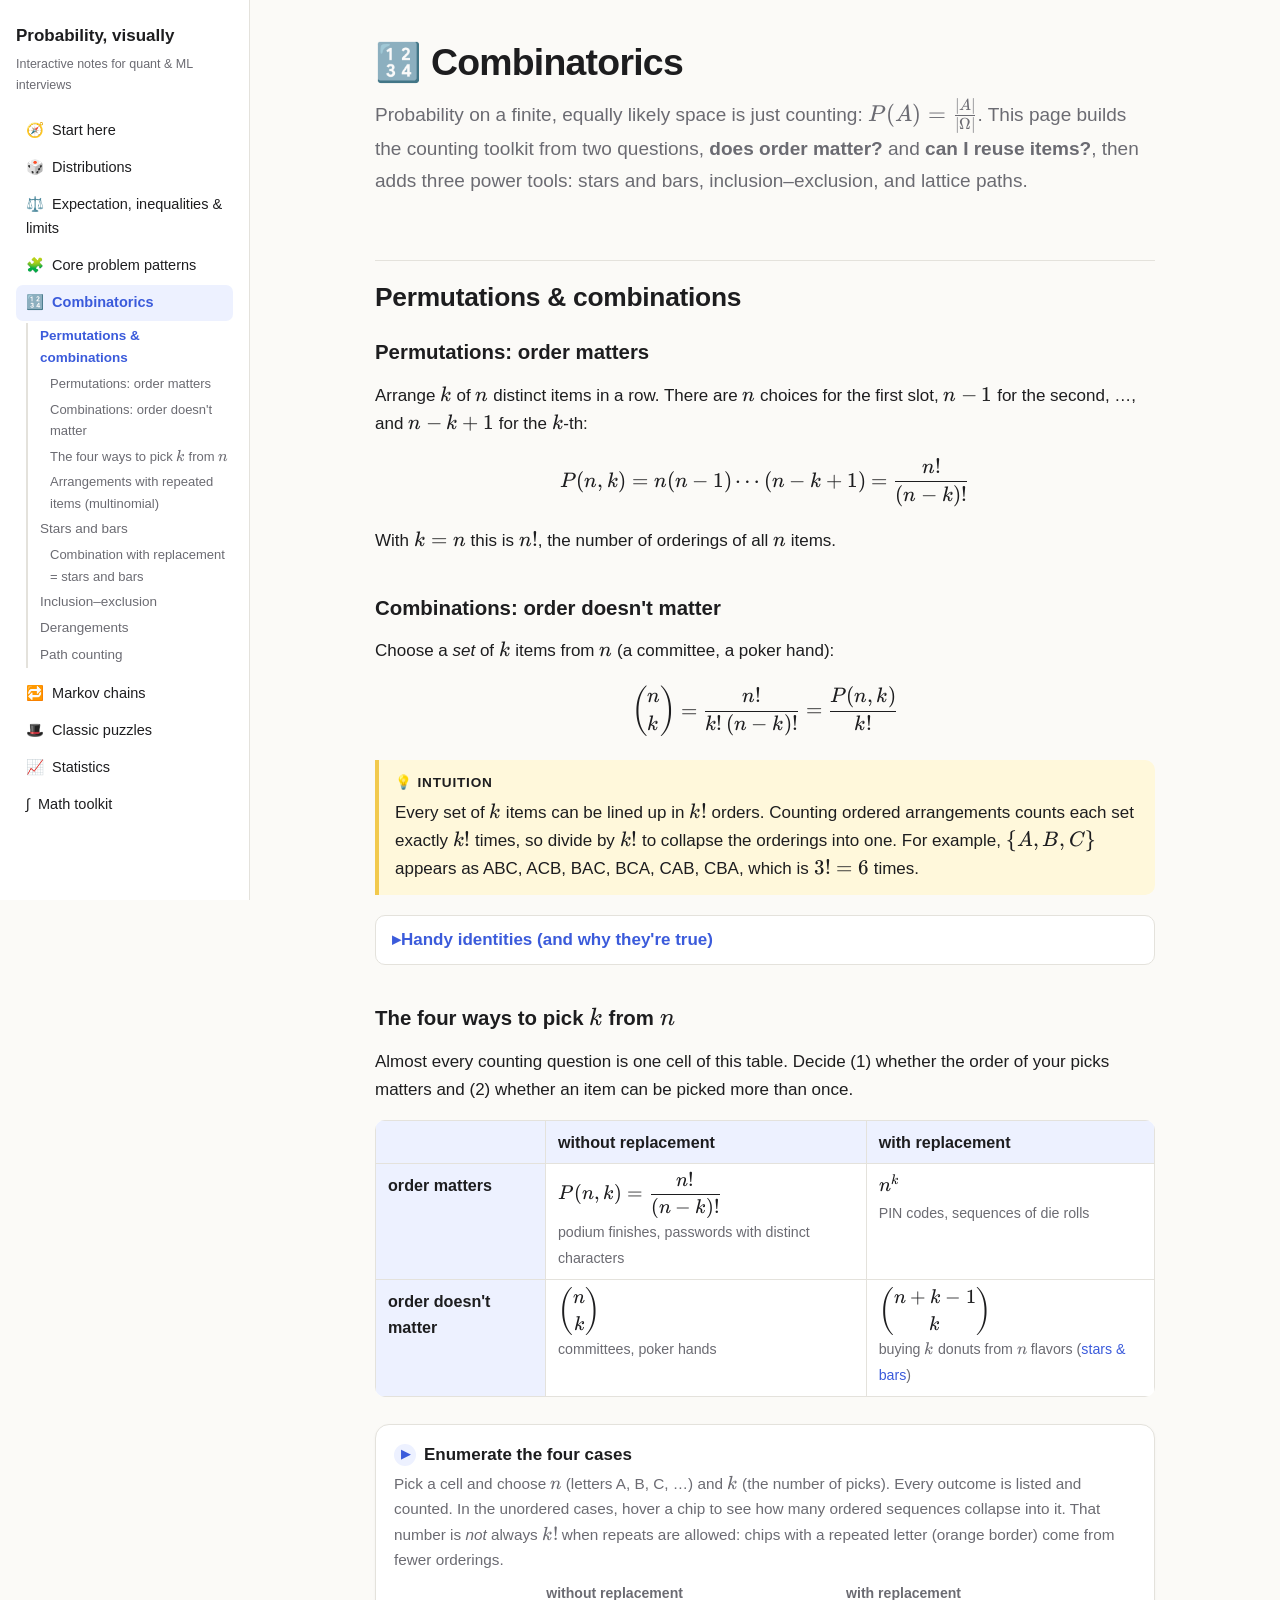
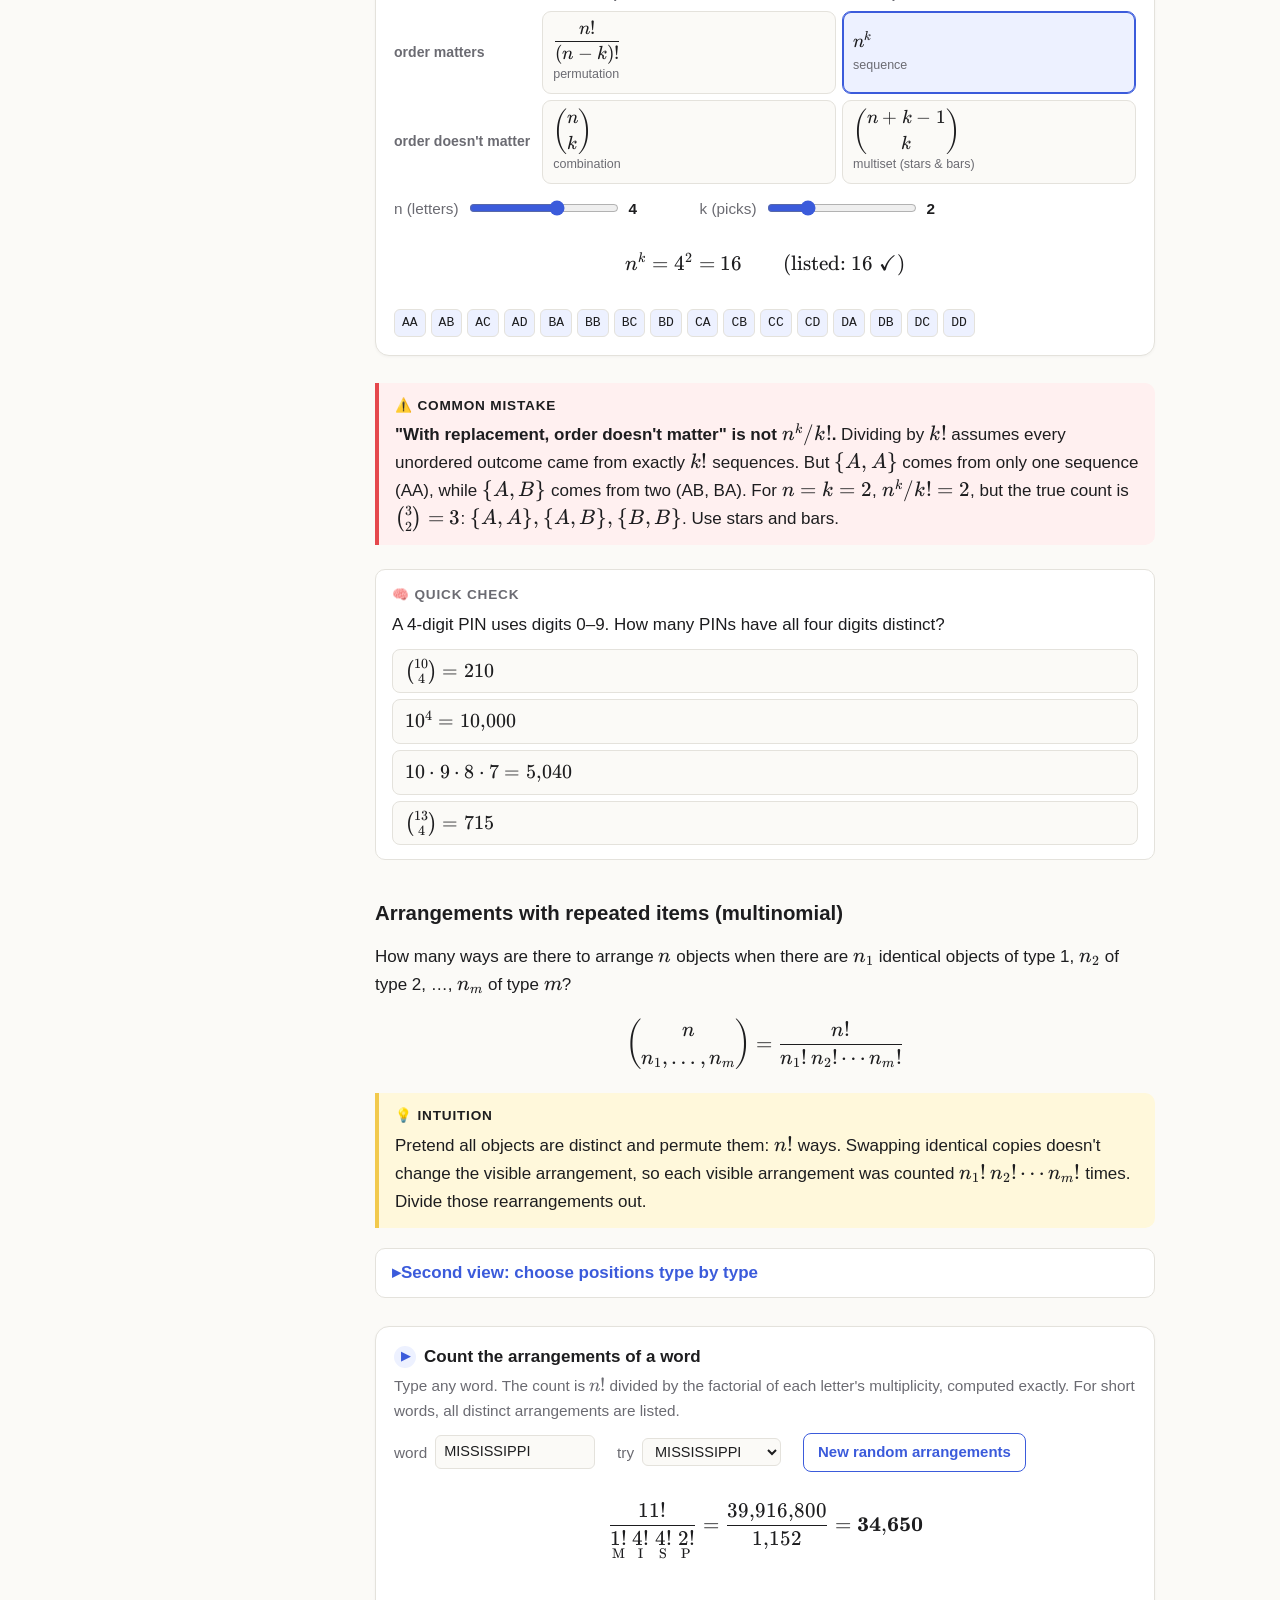
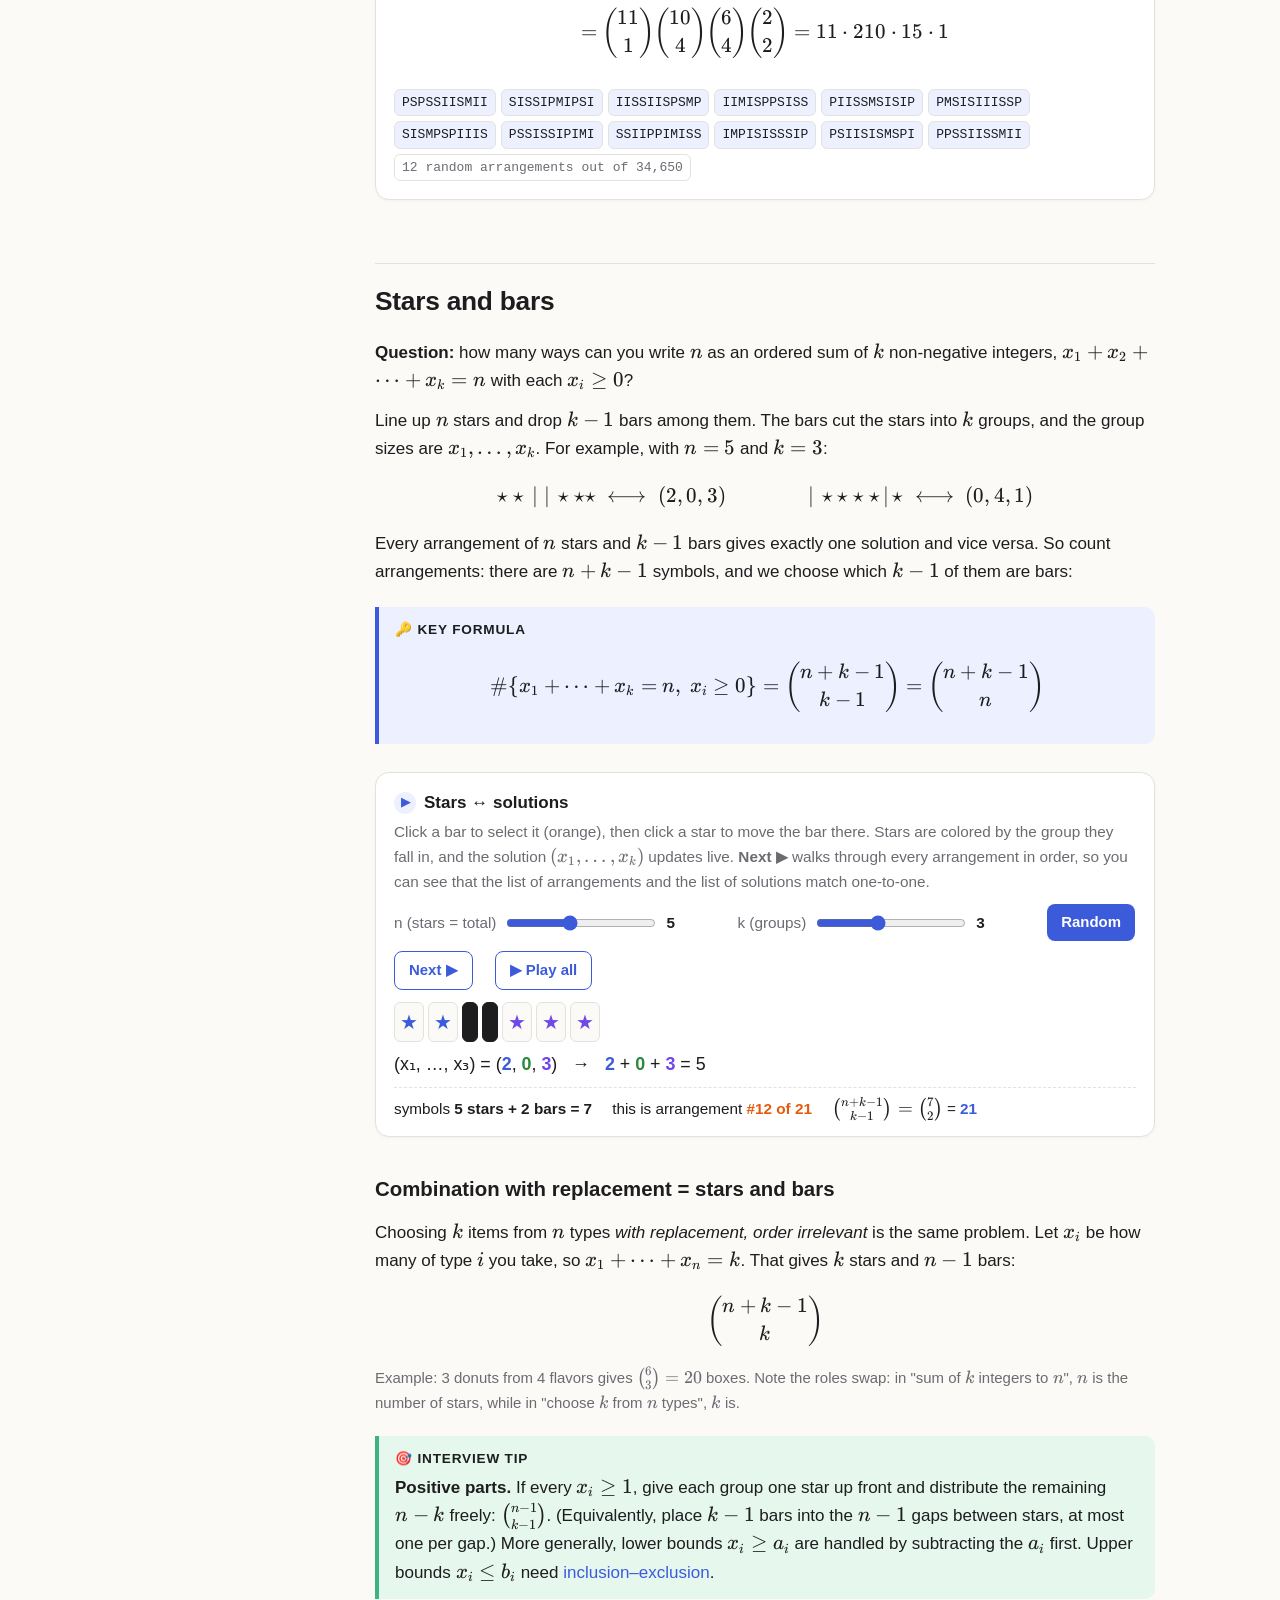
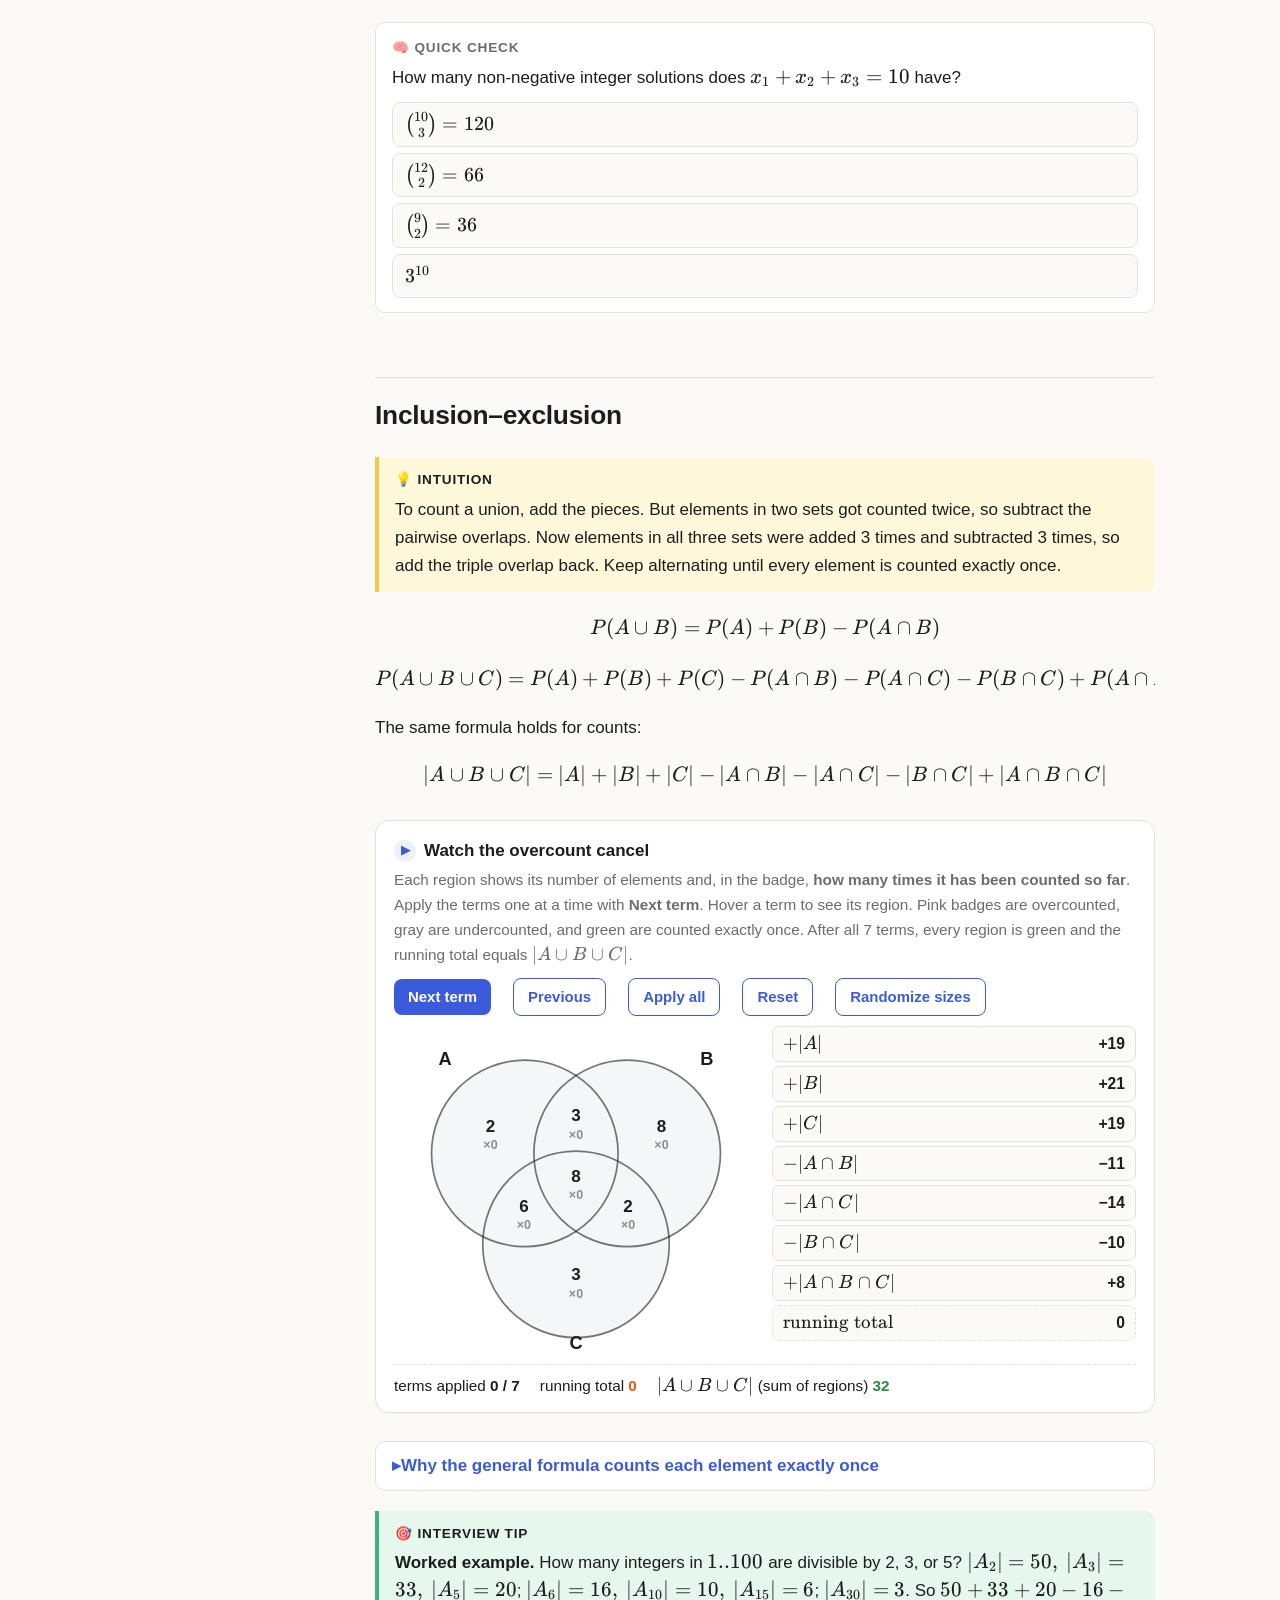
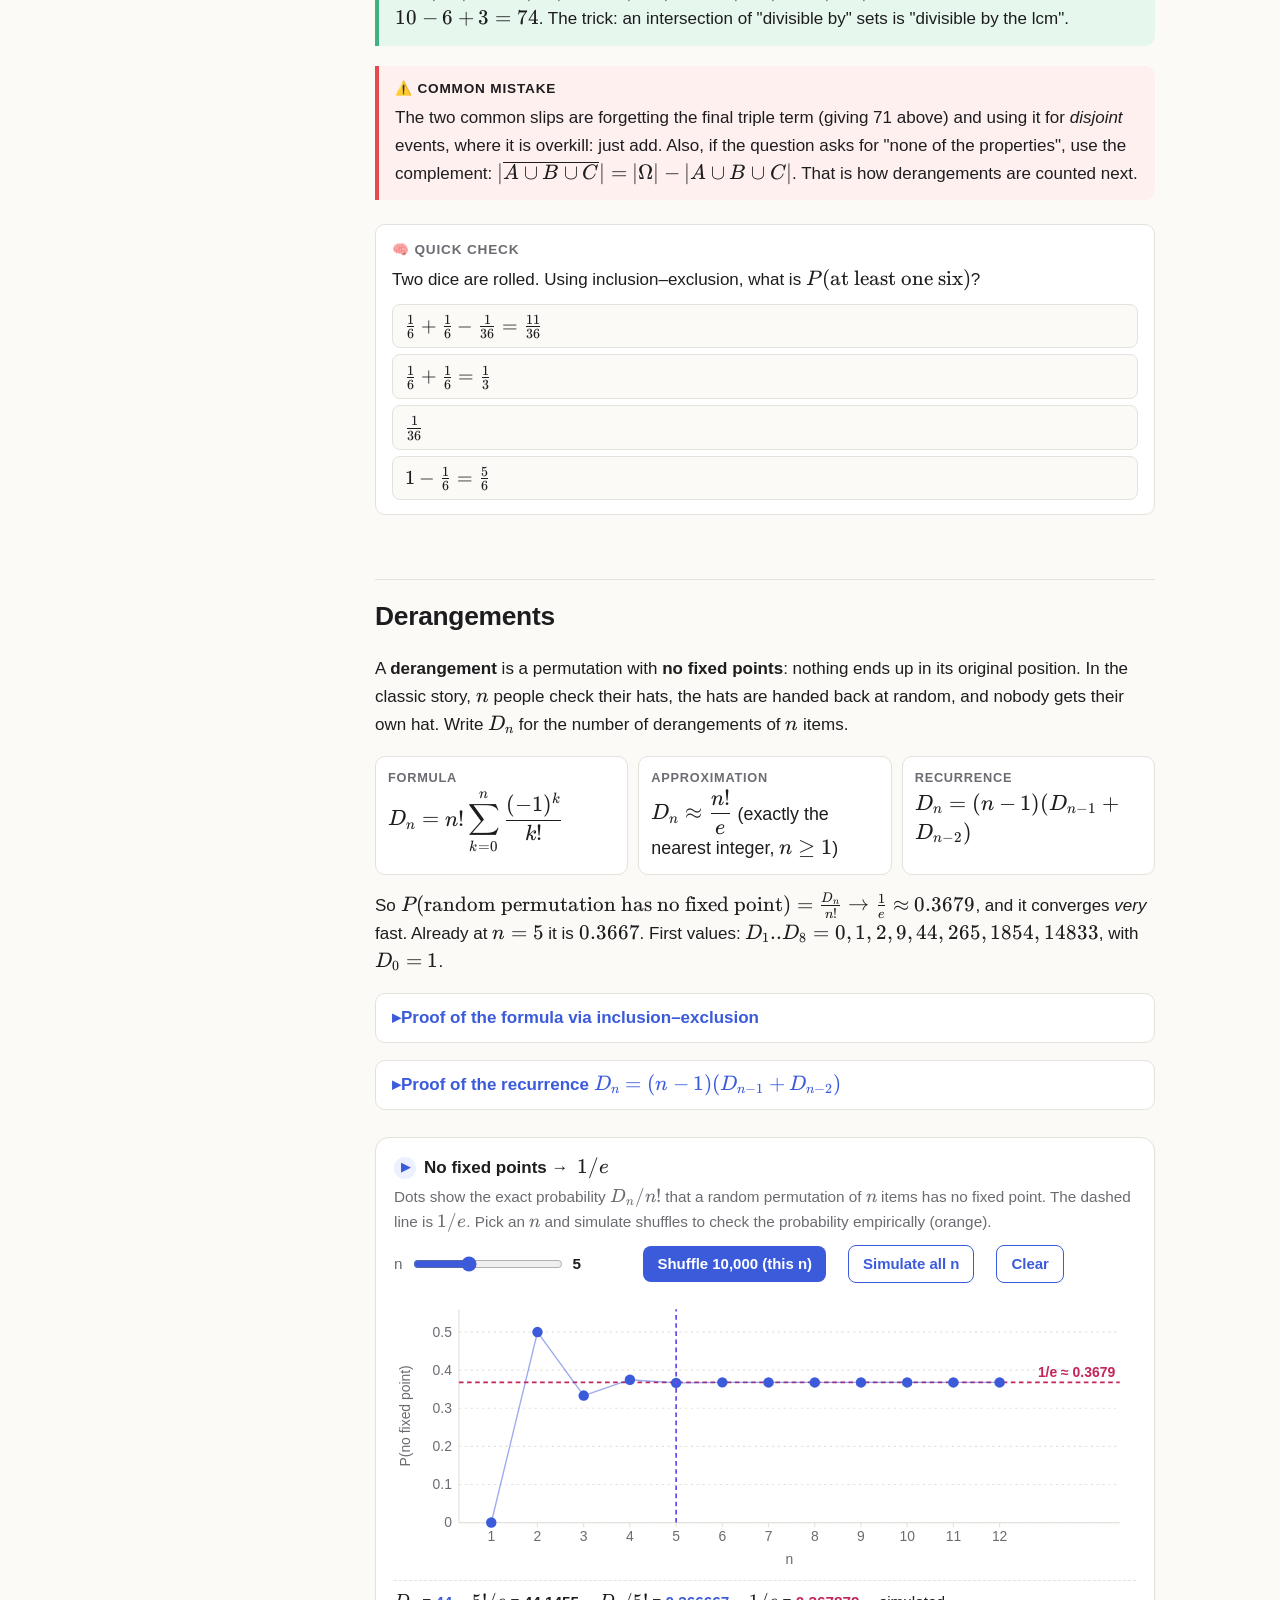
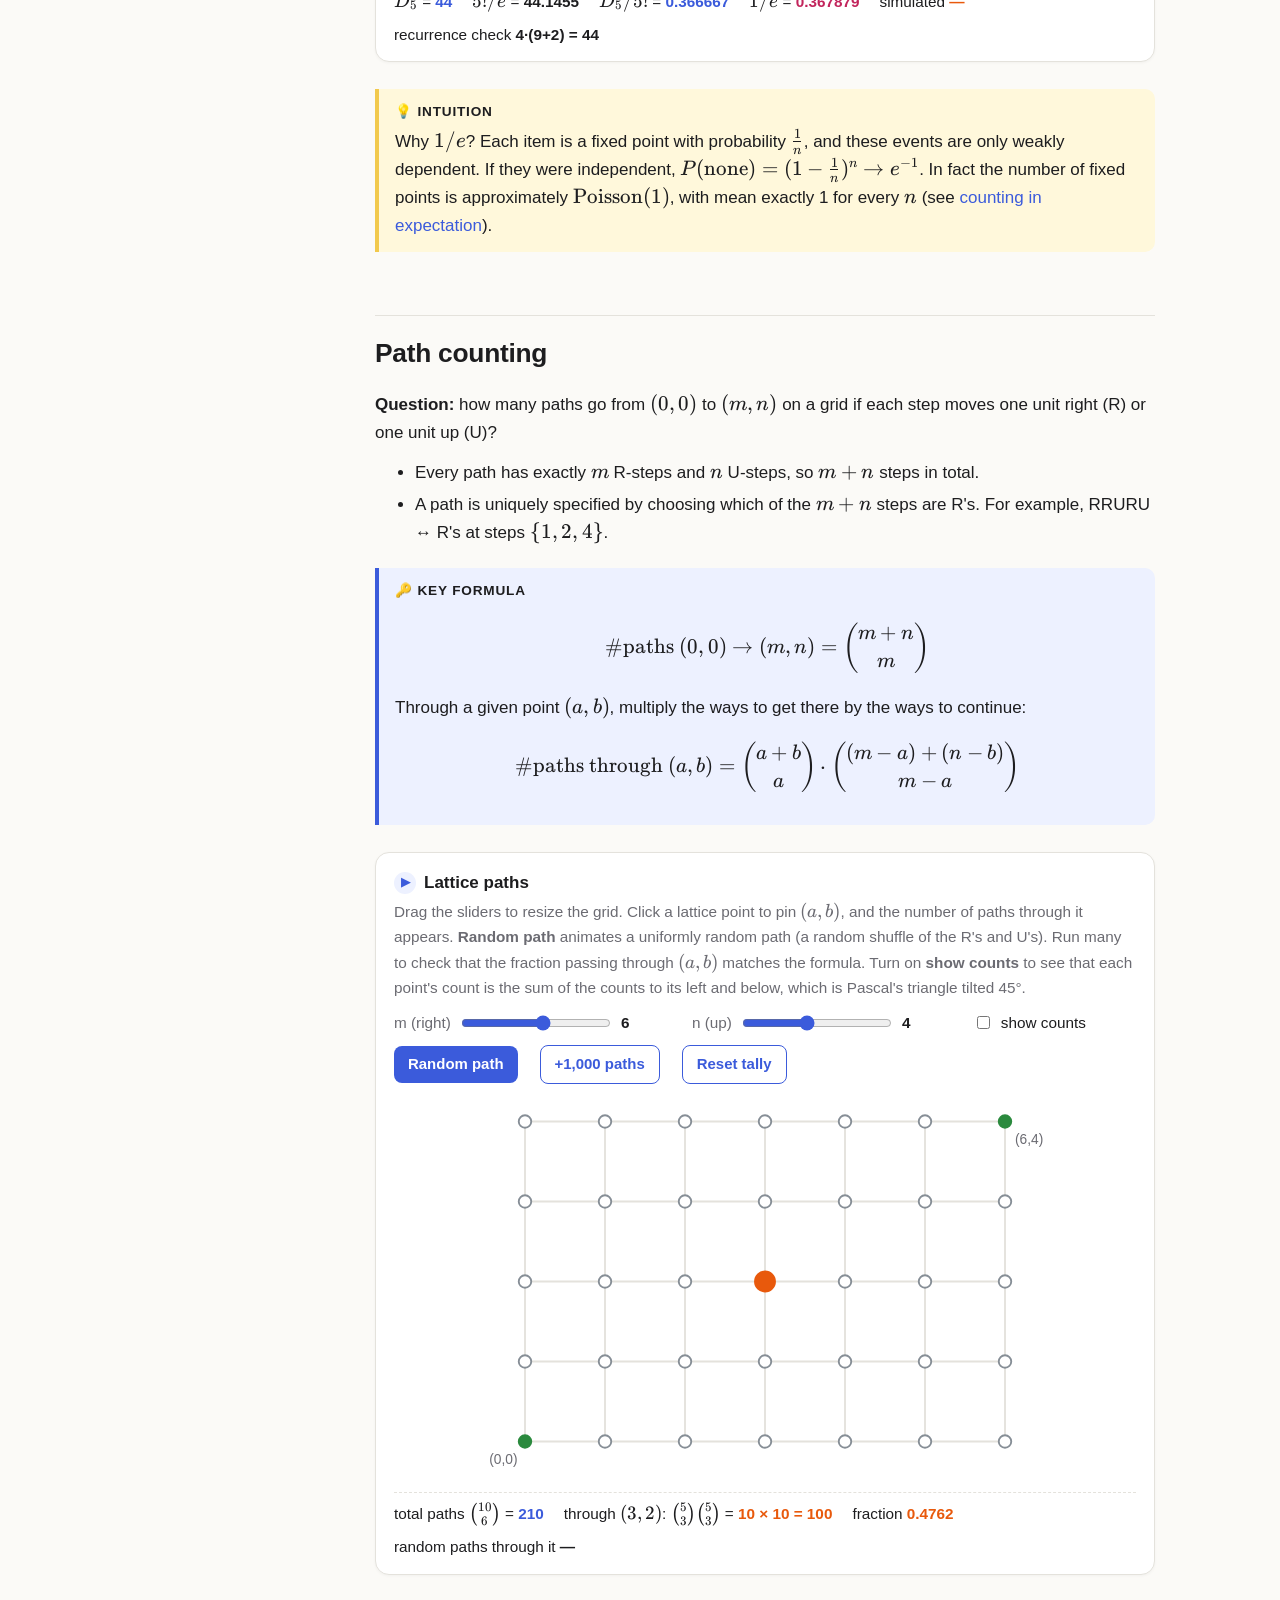
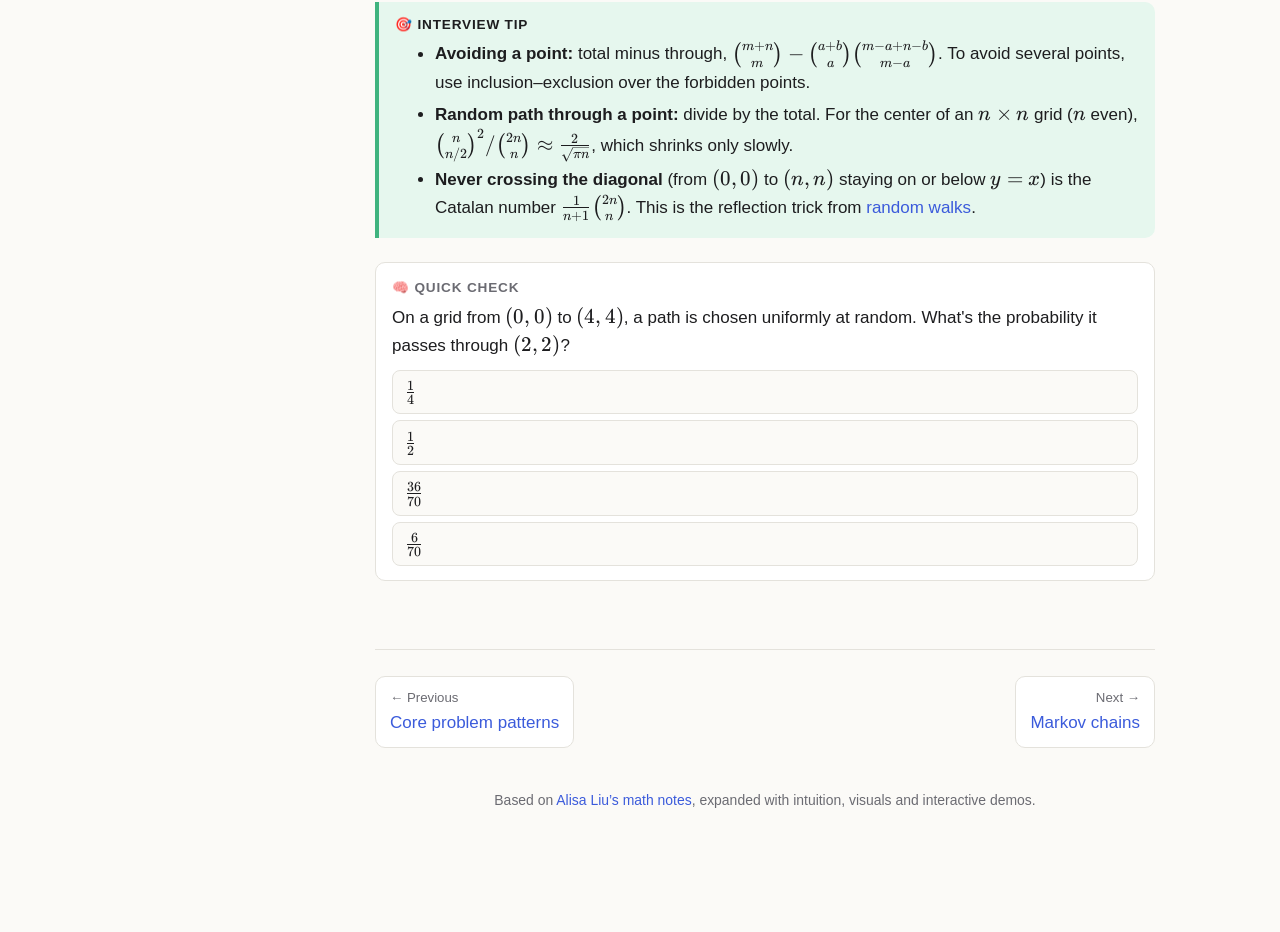
<file: combinatorics.html>
<!doctype html>
<html lang="en">
<head>
  <meta charset="utf-8" />
  <meta name="viewport" content="width=device-width, initial-scale=1" />
  <title>Combinatorics · Probability, visually</title>
  <link rel="stylesheet" href="assets/katex/katex.min.css" />
  <script src="assets/katex/katex.min.js"></script>
  <script src="assets/katex/contrib/auto-render.min.js"></script>
  <link rel="stylesheet" href="assets/style.css" />
  <script src="assets/lib.js"></script>
  <style>
    .grid4 { display: grid; grid-template-columns: auto 1fr 1fr; gap: 6px; margin: 8px 0 12px; font-size: .92em; }
    .grid4 .hd { color: var(--muted); font-weight: 600; font-size: .9em; align-self: end; padding: 0 4px; }
    .grid4 .rh { color: var(--muted); font-weight: 600; font-size: .9em; align-self: center; padding-right: 6px; }
    .cell4 { border: 1.5px solid var(--line); border-radius: 9px; padding: 8px 10px; background: var(--bg); cursor: pointer; text-align: left; font: inherit; color: var(--ink); }
    .cell4:hover { border-color: var(--accent); }
    .cell4.on { border-color: var(--accent); background: var(--accent-soft); box-shadow: 0 0 0 1px var(--accent) inset; }
    .cell4 .nm { font-size: .8em; color: var(--muted); }
    .chips { display: flex; flex-wrap: wrap; gap: 5px; max-height: 260px; overflow-y: auto; padding: 4px 0; }
    .chip { font-family: ui-monospace, SFMono-Regular, Menlo, monospace; font-size: 13px; padding: 2px 7px; border-radius: 6px; background: var(--accent-soft); color: var(--ink); border: 1px solid var(--line); }
    .chip.more { background: transparent; color: var(--muted); }
    .ctl input[type=text] { background: var(--bg); color: var(--ink); border: 1px solid var(--line); border-radius: 6px; padding: 4px 8px; font: inherit; font-size: .95em; width: 11em; text-transform: uppercase; }
    .bigformula { overflow-x: auto; margin: 6px 0; }
    .sb-row { display: flex; flex-wrap: wrap; gap: 4px; align-items: center; margin: 10px 0 6px; min-height: 44px; }
    .sb { width: 30px; height: 40px; border-radius: 6px; border: 1.5px solid var(--line); background: var(--bg); font-size: 20px; line-height: 36px; text-align: center; cursor: pointer; padding: 0; font-family: inherit; }
    .sb.bar { width: 16px; background: var(--ink); border-color: var(--ink); color: transparent; }
    .sb.bar.sel { background: var(--c2); border-color: var(--c2); box-shadow: 0 0 0 3px var(--accent-soft); }
    .sb.star:hover, .sb.bar:hover { border-color: var(--accent); }
    .sb-vals { font-size: 1.05em; margin: 4px 0; }
    svg.diagram { width: 100%; height: auto; display: block; }
    svg.diagram text { font-family: inherit; }
    .ie-terms { display: flex; flex-direction: column; gap: 4px; font-size: .92em; }
    .ie-term { display: flex; justify-content: space-between; gap: 8px; border: 1px solid var(--line); border-radius: 7px; padding: 4px 10px; background: var(--bg); cursor: pointer; }
    .ie-term.applied { background: var(--accent-soft); }
    .ie-term.hover { border-color: var(--c2); }
    .ie-term .val { font-variant-numeric: tabular-nums; font-weight: 600; }
    .lattice-pt { cursor: pointer; }
    .twocol > * { min-width: 0; }
  </style>
</head>
<body data-page="combinatorics">
<main><div class="content">

<h1>🔢 Combinatorics</h1>
<p class="lede">Probability on a finite, equally likely space is just counting: $P(A)=\frac{|A|}{|\Omega|}$. This page builds the counting toolkit from two questions, <strong>does order matter?</strong> and <strong>can I reuse items?</strong>, then adds three power tools: stars and bars, inclusion–exclusion, and lattice paths.</p>

<!-- ===================================================== PERMUTATIONS / COMBINATIONS -->
<h2 id="permutations-combinations">Permutations &amp; combinations</h2>

<h3 id="permutations">Permutations: order matters</h3>
<p>Arrange $k$ of $n$ distinct items in a row. There are $n$ choices for the first slot, $n-1$ for the second, …, and $n-k+1$ for the $k$-th:</p>
$$P(n,k)=n(n-1)\cdots(n-k+1)=\frac{n!}{(n-k)!}$$
<p>With $k=n$ this is $n!$, the number of orderings of all $n$ items.</p>

<h3 id="combinations">Combinations: order doesn't matter</h3>
<p>Choose a <em>set</em> of $k$ items from $n$ (a committee, a poker hand):</p>
$$\binom nk=\frac{n!}{k!\,(n-k)!}=\frac{P(n,k)}{k!}$$

<div class="callout intuition">
  <p>Every set of $k$ items can be lined up in $k!$ orders. Counting ordered arrangements counts each set exactly $k!$ times, so divide by $k!$ to collapse the orderings into one. For example, $\{A,B,C\}$ appears as ABC, ACB, BAC, BCA, CAB, CBA, which is $3!=6$ times.</p>
</div>

<details><summary>Handy identities (and why they're true)</summary>
  <ul>
    <li>$\binom nk=\binom n{n-k}$: choosing who's <em>in</em> is the same as choosing who's <em>out</em>.</li>
    <li>$\binom nk=\binom{n-1}{k-1}+\binom{n-1}{k}$ (Pascal): either item $n$ is chosen or it isn't.</li>
    <li>$\sum_k\binom nk=2^n$: each item is in or out.</li>
    <li>$\sum_k\binom mk\binom{n}{r-k}=\binom{m+n}{r}$ (Vandermonde): choose $r$ people from $m$ men and $n$ women by splitting on the number of men.</li>
  </ul>
</details>

<h3 id="the-four-ways">The four ways to pick $k$ from $n$</h3>
<p>Almost every counting question is one cell of this table. Decide (1) whether the order of your picks matters and (2) whether an item can be picked more than once.</p>
<table>
  <tr><th></th><th>without replacement</th><th>with replacement</th></tr>
  <tr><th>order matters</th><td>$P(n,k)=\dfrac{n!}{(n-k)!}$<br><span class="small muted">podium finishes, passwords with distinct characters</span></td><td>$n^k$<br><span class="small muted">PIN codes, sequences of die rolls</span></td></tr>
  <tr><th>order doesn't matter</th><td>$\dbinom nk$<br><span class="small muted">committees, poker hands</span></td><td>$\dbinom{n+k-1}{k}$<br><span class="small muted">buying $k$ donuts from $n$ flavors (<a href="#stars-and-bars">stars &amp; bars</a>)</span></td></tr>
</table>

<div class="widget" id="w-four">
  <div class="widget-title">Enumerate the four cases</div>
  <div class="widget-desc">Pick a cell and choose $n$ (letters A, B, C, …) and $k$ (the number of picks). Every outcome is listed and counted. In the unordered cases, hover a chip to see how many ordered sequences collapse into it. That number is <em>not</em> always $k!$ when repeats are allowed: chips with a repeated letter (orange border) come from fewer orderings.</div>
  <div class="grid4" id="fw-grid"></div>
  <div class="controls" id="fw-ctl"></div>
  <div class="bigformula" id="fw-formula"></div>
  <div class="chips" id="fw-list"></div>
</div>

<div class="callout warn">
  <p><strong>"With replacement, order doesn't matter" is not $n^k/k!$.</strong> Dividing by $k!$ assumes every unordered outcome came from exactly $k!$ sequences. But $\{A,A\}$ comes from only one sequence (AA), while $\{A,B\}$ comes from two (AB, BA). For $n=k=2$, $n^k/k!=2$, but the true count is $\binom{3}{2}=3$: $\{A,A\},\{A,B\},\{B,B\}$. Use stars and bars.</p>
</div>

<div class="quiz" data-answer="2">
  <div class="q">A 4-digit PIN uses digits 0–9. How many PINs have all four digits distinct?</div>
  <ul><li>$\binom{10}{4}=210$</li><li>$10^4=10{,}000$</li><li>$10\cdot9\cdot8\cdot7=5{,}040$</li><li>$\binom{13}{4}=715$</li></ul>
  <div class="explain">Order matters (1234 ≠ 4321) and there is no replacement (distinct digits): $P(10,4)=5040$. The probability that a uniformly random PIN has distinct digits is $5040/10^4\approx 50\%$.</div>
</div>

<h3 id="multinomial">Arrangements with repeated items (multinomial)</h3>
<p>How many ways are there to arrange $n$ objects when there are $n_1$ identical objects of type 1, $n_2$ of type 2, …, $n_m$ of type $m$?</p>
$$\binom{n}{n_1,\dots,n_m}=\frac{n!}{n_1!\,n_2!\cdots n_m!}$$
<div class="callout intuition">
  <p>Pretend all objects are distinct and permute them: $n!$ ways. Swapping identical copies doesn't change the visible arrangement, so each visible arrangement was counted $n_1!\,n_2!\cdots n_m!$ times. Divide those rearrangements out.</p>
</div>
<details><summary>Second view: choose positions type by type</summary>
  <p>Choose positions for type 1, then for type 2 among the rest, and so on:</p>
  $$\binom{n}{n_1}\binom{n-n_1}{n_2}\cdots\binom{n_m}{n_m}=\frac{n!}{n_1!(n-n_1)!}\cdot\frac{(n-n_1)!}{n_2!(n-n_1-n_2)!}\cdots=\frac{n!}{n_1!\cdots n_m!}.$$
  <p>With two types this is just $\binom n{n_1}$. For example, arranging $k$ H's and $n-k$ T's gives $\binom nk$ sequences, which is where the binomial PMF comes from.</p>
</details>

<div class="widget" id="w-multi">
  <div class="widget-title">Count the arrangements of a word</div>
  <div class="widget-desc">Type any word. The count is $n!$ divided by the factorial of each letter's multiplicity, computed exactly. For short words, all distinct arrangements are listed.</div>
  <div class="controls" id="mu-ctl"></div>
  <div class="bigformula" id="mu-formula"></div>
  <div class="bigformula" id="mu-chain"></div>
  <div class="chips" id="mu-list"></div>
</div>

<!-- ===================================================== STARS AND BARS -->
<h2 id="stars-and-bars">Stars and bars</h2>
<p><strong>Question:</strong> how many ways can you write $n$ as an ordered sum of $k$ non-negative integers, $x_1+x_2+\dots+x_k=n$ with each $x_i\ge0$?</p>
<p>Line up $n$ stars and drop $k-1$ bars among them. The bars cut the stars into $k$ groups, and the group sizes are $x_1,\dots,x_k$. For example, with $n=5$ and $k=3$:</p>
$$\star\star\,|\,\,|\,\star\star\star \;\longleftrightarrow\; (2,0,3) \qquad\qquad |\,\star\star\star\star\,|\,\star \;\longleftrightarrow\; (0,4,1)$$
<p>Every arrangement of $n$ stars and $k-1$ bars gives exactly one solution and vice versa. So count arrangements: there are $n+k-1$ symbols, and we choose which $k-1$ of them are bars:</p>
<div class="callout key">
  $$\#\{x_1+\dots+x_k=n,\ x_i\ge0\}=\binom{n+k-1}{k-1}=\binom{n+k-1}{n}$$
</div>

<div class="widget" id="w-sb">
  <div class="widget-title">Stars ↔ solutions</div>
  <div class="widget-desc">Click a bar to select it (orange), then click a star to move the bar there. Stars are colored by the group they fall in, and the solution $(x_1,\dots,x_k)$ updates live. <b>Next ▶</b> walks through every arrangement in order, so you can see that the list of arrangements and the list of solutions match one-to-one.</div>
  <div class="controls" id="sb-ctl"></div>
  <div class="sb-row" id="sb-row"></div>
  <div class="sb-vals" id="sb-vals"></div>
  <div class="readout" id="sb-read"></div>
</div>

<h3 id="combination-with-replacement">Combination with replacement = stars and bars</h3>
<p>Choosing $k$ items from $n$ types <em>with replacement, order irrelevant</em> is the same problem. Let $x_i$ be how many of type $i$ you take, so $x_1+\dots+x_n=k$. That gives $k$ stars and $n-1$ bars:</p>
$$\binom{n+k-1}{k}$$
<p class="small muted">Example: 3 donuts from 4 flavors gives $\binom{6}{3}=20$ boxes. Note the roles swap: in "sum of $k$ integers to $n$", $n$ is the number of stars, while in "choose $k$ from $n$ types", $k$ is.</p>

<div class="callout tip">
  <p><strong>Positive parts.</strong> If every $x_i\ge1$, give each group one star up front and distribute the remaining $n-k$ freely: $\binom{n-1}{k-1}$. (Equivalently, place $k-1$ bars into the $n-1$ gaps between stars, at most one per gap.) More generally, lower bounds $x_i\ge a_i$ are handled by subtracting the $a_i$ first. Upper bounds $x_i\le b_i$ need <a href="#inclusion-exclusion">inclusion–exclusion</a>.</p>
</div>

<div class="quiz" data-answer="1">
  <div class="q">How many non-negative integer solutions does $x_1+x_2+x_3=10$ have?</div>
  <ul><li>$\binom{10}{3}=120$</li><li>$\binom{12}{2}=66$</li><li>$\binom{9}{2}=36$</li><li>$3^{10}$</li></ul>
  <div class="explain">There are $n=10$ stars and $k-1=2$ bars, so $\binom{12}{2}=66$. ($\binom92=36$ is the count with every $x_i\ge1$.)</div>
</div>

<!-- ===================================================== INCLUSION-EXCLUSION -->
<h2 id="inclusion-exclusion">Inclusion–exclusion</h2>
<div class="callout intuition">
  <p>To count a union, add the pieces. But elements in two sets got counted twice, so subtract the pairwise overlaps. Now elements in all three sets were added 3 times and subtracted 3 times, so add the triple overlap back. Keep alternating until every element is counted exactly once.</p>
</div>
$$P(A\cup B)=P(A)+P(B)-P(A\cap B)$$
$$P(A\cup B\cup C)=P(A)+P(B)+P(C)-P(A\cap B)-P(A\cap C)-P(B\cap C)+P(A\cap B\cap C)$$
<p>The same formula holds for counts:</p>
$$|A\cup B\cup C|=|A|+|B|+|C|-|A\cap B|-|A\cap C|-|B\cap C|+|A\cap B\cap C|$$

<div class="widget" id="w-ie">
  <div class="widget-title">Watch the overcount cancel</div>
  <div class="widget-desc">Each region shows its number of elements and, in the badge, <b>how many times it has been counted so far</b>. Apply the terms one at a time with <b>Next term</b>. Hover a term to see its region. Pink badges are overcounted, gray are undercounted, and green are counted exactly once. After all 7 terms, every region is green and the running total equals $|A\cup B\cup C|$.</div>
  <div class="controls" id="ie-ctl"></div>
  <div class="twocol">
    <div class="chart" id="ie-venn"></div>
    <div class="ie-terms" id="ie-terms"></div>
  </div>
  <div class="readout" id="ie-read"></div>
</div>

<details><summary>Why the general formula counts each element exactly once</summary>
  <p>General form: $\big|\bigcup_{i=1}^n A_i\big|=\sum_{\emptyset\neq S\subseteq[n]}(-1)^{|S|+1}\big|\bigcap_{i\in S}A_i\big|$.</p>
  <p>Take an element that lies in exactly $r\ge1$ of the sets. It appears in $\binom rj$ of the $j$-fold intersections, so its total count is</p>
  $$\binom r1-\binom r2+\binom r3-\dots=1-(1-1)^r=1.$$
  <p>Elements in none of the sets are never counted. ∎</p>
</details>

<div class="callout tip">
  <p><strong>Worked example.</strong> How many integers in $1..100$ are divisible by 2, 3, or 5? $|A_2|=50,\ |A_3|=33,\ |A_5|=20$; $|A_6|=16,\ |A_{10}|=10,\ |A_{15}|=6$; $|A_{30}|=3$. So $50+33+20-16-10-6+3=74$. The trick: an intersection of "divisible by" sets is "divisible by the lcm".</p>
</div>
<div class="callout warn">
  <p>The two common slips are forgetting the final triple term (giving 71 above) and using it for <em>disjoint</em> events, where it is overkill: just add. Also, if the question asks for "none of the properties", use the complement: $|\overline{A\cup B\cup C}|=|\Omega|-|A\cup B\cup C|$. That is how derangements are counted next.</p>
</div>

<div class="quiz" data-answer="0">
  <div class="q">Two dice are rolled. Using inclusion–exclusion, what is $P(\text{at least one six})$?</div>
  <ul><li>$\tfrac16+\tfrac16-\tfrac1{36}=\tfrac{11}{36}$</li><li>$\tfrac16+\tfrac16=\tfrac13$</li><li>$\tfrac1{36}$</li><li>$1-\tfrac16=\tfrac56$</li></ul>
  <div class="explain">$P(A)+P(B)-P(A\cap B)=\tfrac{11}{36}$. Check via the complement: $1-(\tfrac56)^2=\tfrac{11}{36}$ ✓.</div>
</div>

<!-- ===================================================== DERANGEMENTS -->
<h2 id="derangements">Derangements</h2>
<p>A <strong>derangement</strong> is a permutation with <strong>no fixed points</strong>: nothing ends up in its original position. In the classic story, $n$ people check their hats, the hats are handed back at random, and nobody gets their own hat. Write $D_n$ for the number of derangements of $n$ items.</p>

<div class="facts">
  <div class="fact"><div class="label">Formula</div><div class="val">$D_n=n!\displaystyle\sum_{k=0}^n\frac{(-1)^k}{k!}$</div></div>
  <div class="fact"><div class="label">Approximation</div><div class="val">$D_n\approx\dfrac{n!}{e}$ (exactly the nearest integer, $n\ge1$)</div></div>
  <div class="fact"><div class="label">Recurrence</div><div class="val">$D_n=(n-1)(D_{n-1}+D_{n-2})$</div></div>
</div>
<p>So $P(\text{random permutation has no fixed point})=\frac{D_n}{n!}\to\frac1e\approx0.3679$, and it converges <em>very</em> fast. Already at $n=5$ it is $0.3667$. First values: $D_1..D_8 = 0, 1, 2, 9, 44, 265, 1854, 14833$, with $D_0=1$.</p>

<details><summary>Proof of the formula via inclusion–exclusion</summary>
  <p>Let $A_i$ be the set of permutations fixing $i$. Then $|A_{i_1}\cap\dots\cap A_{i_k}|=(n-k)!$, since the $k$ points are pinned and the rest are free. There are $\binom nk$ such intersections, so</p>
  $$|A_1\cup\dots\cup A_n|=\sum_{k=1}^n(-1)^{k+1}\binom nk(n-k)!=\sum_{k=1}^n(-1)^{k+1}\frac{n!}{k!}.$$
  $$D_n=n!-|A_1\cup\dots\cup A_n|=n!\sum_{k=0}^n\frac{(-1)^k}{k!}\;\xrightarrow{\;n\to\infty\;}\;\frac{n!}{e},$$
  <p>because $\sum_k (-1)^k/k!$ is the Taylor series of $e^{-1}$. The tail after $k=n$ is smaller than $\frac1{(n+1)!}$, so $|D_n-n!/e|<\frac1{n+1}\le\frac12$. That is why rounding works.</p>
</details>
<details><summary>Proof of the recurrence $D_n=(n-1)(D_{n-1}+D_{n-2})$</summary>
  <p>Where does item 1 go? It goes to some position $j\neq1$, and there are $n-1$ choices. Now look at item $j$:</p>
  <ul>
    <li><strong>Item $j$ goes to position 1 (a swap).</strong> Remove 1 and $j$. The other $n-2$ items must form a derangement: $D_{n-2}$.</li>
    <li><strong>Item $j$ does not go to position 1.</strong> Then position 1 acts like a "forbidden spot" for $j$, playing the role of $j$'s own spot. The $n-1$ items other than 1 must avoid their (relabeled) spots: $D_{n-1}$.</li>
  </ul>
  <p>Total: $(n-1)(D_{n-1}+D_{n-2})$. Check: $D_4=3(2+1)=9$ ✓.</p>
</details>

<div class="widget" id="w-der">
  <div class="widget-title">No fixed points → $1/e$</div>
  <div class="widget-desc">Dots show the exact probability $D_n/n!$ that a random permutation of $n$ items has no fixed point. The dashed line is $1/e$. Pick an $n$ and simulate shuffles to check the probability empirically (orange).</div>
  <div class="controls" id="dr-ctl"></div>
  <div class="chart" id="dr-chart"></div>
  <div class="readout" id="dr-read"></div>
</div>

<div class="callout intuition">
  <p>Why $1/e$? Each item is a fixed point with probability $\frac1n$, and these events are only weakly dependent. If they were independent, $P(\text{none})=(1-\frac1n)^n\to e^{-1}$. In fact the number of fixed points is approximately $\Pois(1)$, with mean exactly 1 for every $n$ (see <a href="problems.html#counting-in-expectation">counting in expectation</a>).</p>
</div>

<!-- ===================================================== PATH COUNTING -->
<h2 id="path-counting">Path counting</h2>
<p><strong>Question:</strong> how many paths go from $(0,0)$ to $(m,n)$ on a grid if each step moves one unit right (R) or one unit up (U)?</p>
<ul>
  <li>Every path has exactly $m$ R-steps and $n$ U-steps, so $m+n$ steps in total.</li>
  <li>A path is uniquely specified by choosing which of the $m+n$ steps are R's. For example, RRURU ↔ R's at steps $\{1,2,4\}$.</li>
</ul>
<div class="callout key">
  $$\#\text{paths }(0,0)\to(m,n)=\binom{m+n}{m}$$
  <p>Through a given point $(a,b)$, multiply the ways to get there by the ways to continue:</p>
  $$\#\text{paths through }(a,b)=\binom{a+b}{a}\cdot\binom{(m-a)+(n-b)}{m-a}$$
</div>

<div class="widget" id="w-path">
  <div class="widget-title">Lattice paths</div>
  <div class="widget-desc">Drag the sliders to resize the grid. Click a lattice point to pin $(a,b)$, and the number of paths through it appears. <b>Random path</b> animates a uniformly random path (a random shuffle of the R's and U's). Run many to check that the fraction passing through $(a,b)$ matches the formula. Turn on <b>show counts</b> to see that each point's count is the sum of the counts to its left and below, which is Pascal's triangle tilted 45°.</div>
  <div class="controls" id="pa-ctl"></div>
  <div class="chart" id="pa-grid"></div>
  <div class="readout" id="pa-read"></div>
</div>

<div class="callout tip">
  <ul>
    <li><strong>Avoiding a point:</strong> total minus through, $\binom{m+n}m-\binom{a+b}a\binom{m-a+n-b}{m-a}$. To avoid several points, use inclusion–exclusion over the forbidden points.</li>
    <li><strong>Random path through a point:</strong> divide by the total. For the center of an $n\times n$ grid ($n$ even), $\binom{n}{n/2}^2/\binom{2n}{n}\approx\frac{2}{\sqrt{\pi n}}$, which shrinks only slowly.</li>
    <li><strong>Never crossing the diagonal</strong> (from $(0,0)$ to $(n,n)$ staying on or below $y=x$) is the Catalan number $\frac1{n+1}\binom{2n}{n}$. This is the reflection trick from <a href="puzzles.html">random walks</a>.</li>
  </ul>
</div>

<div class="quiz" data-answer="2">
  <div class="q">On a grid from $(0,0)$ to $(4,4)$, a path is chosen uniformly at random. What's the probability it passes through $(2,2)$?</div>
  <ul><li>$\tfrac14$</li><li>$\tfrac12$</li><li>$\tfrac{36}{70}$</li><li>$\tfrac{6}{70}$</li></ul>
  <div class="explain">Total $\binom84=70$. Through $(2,2)$: $\binom42\cdot\binom42=36$. So $\tfrac{36}{70}\approx 51\%$. The center is a popular spot.</div>
</div>

</div></main>
<script src="assets/nav.js"></script>
<script src="assets/combinatorics.js"></script>
</body>
</html>
</file>
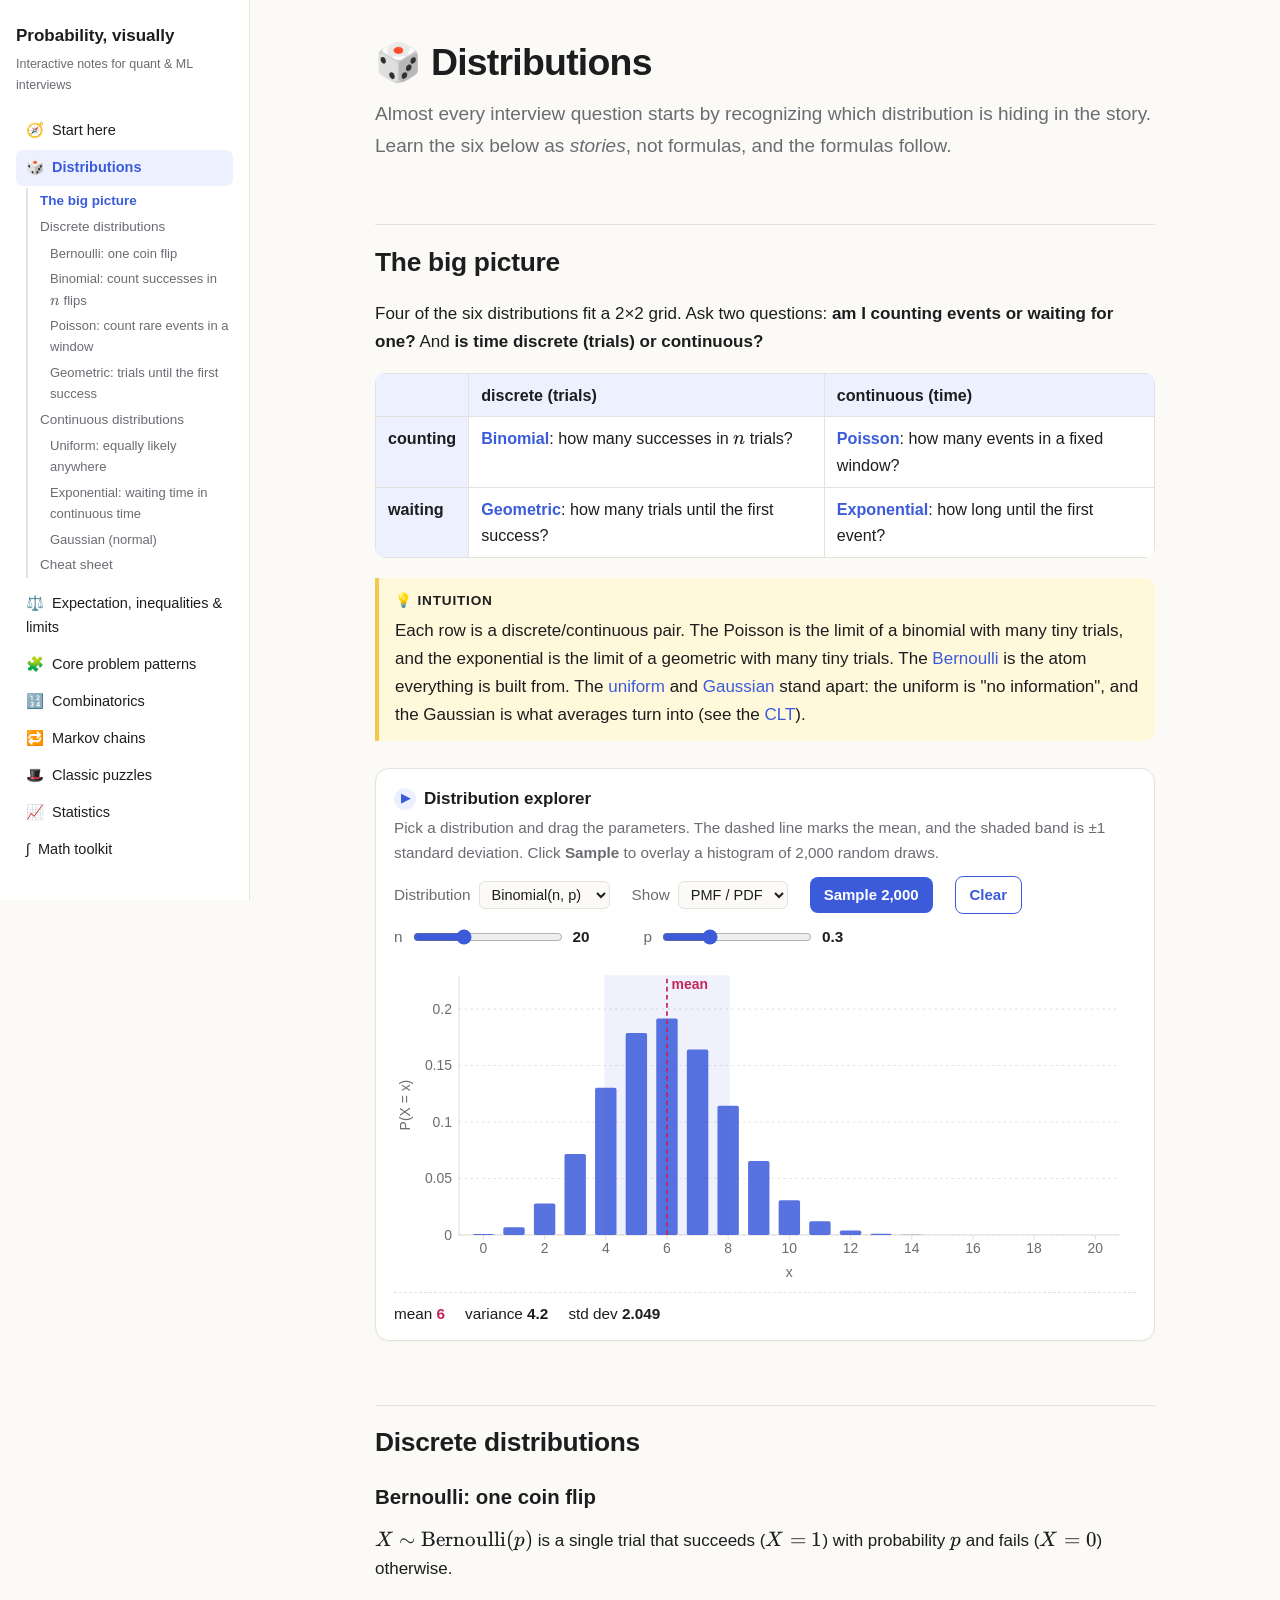
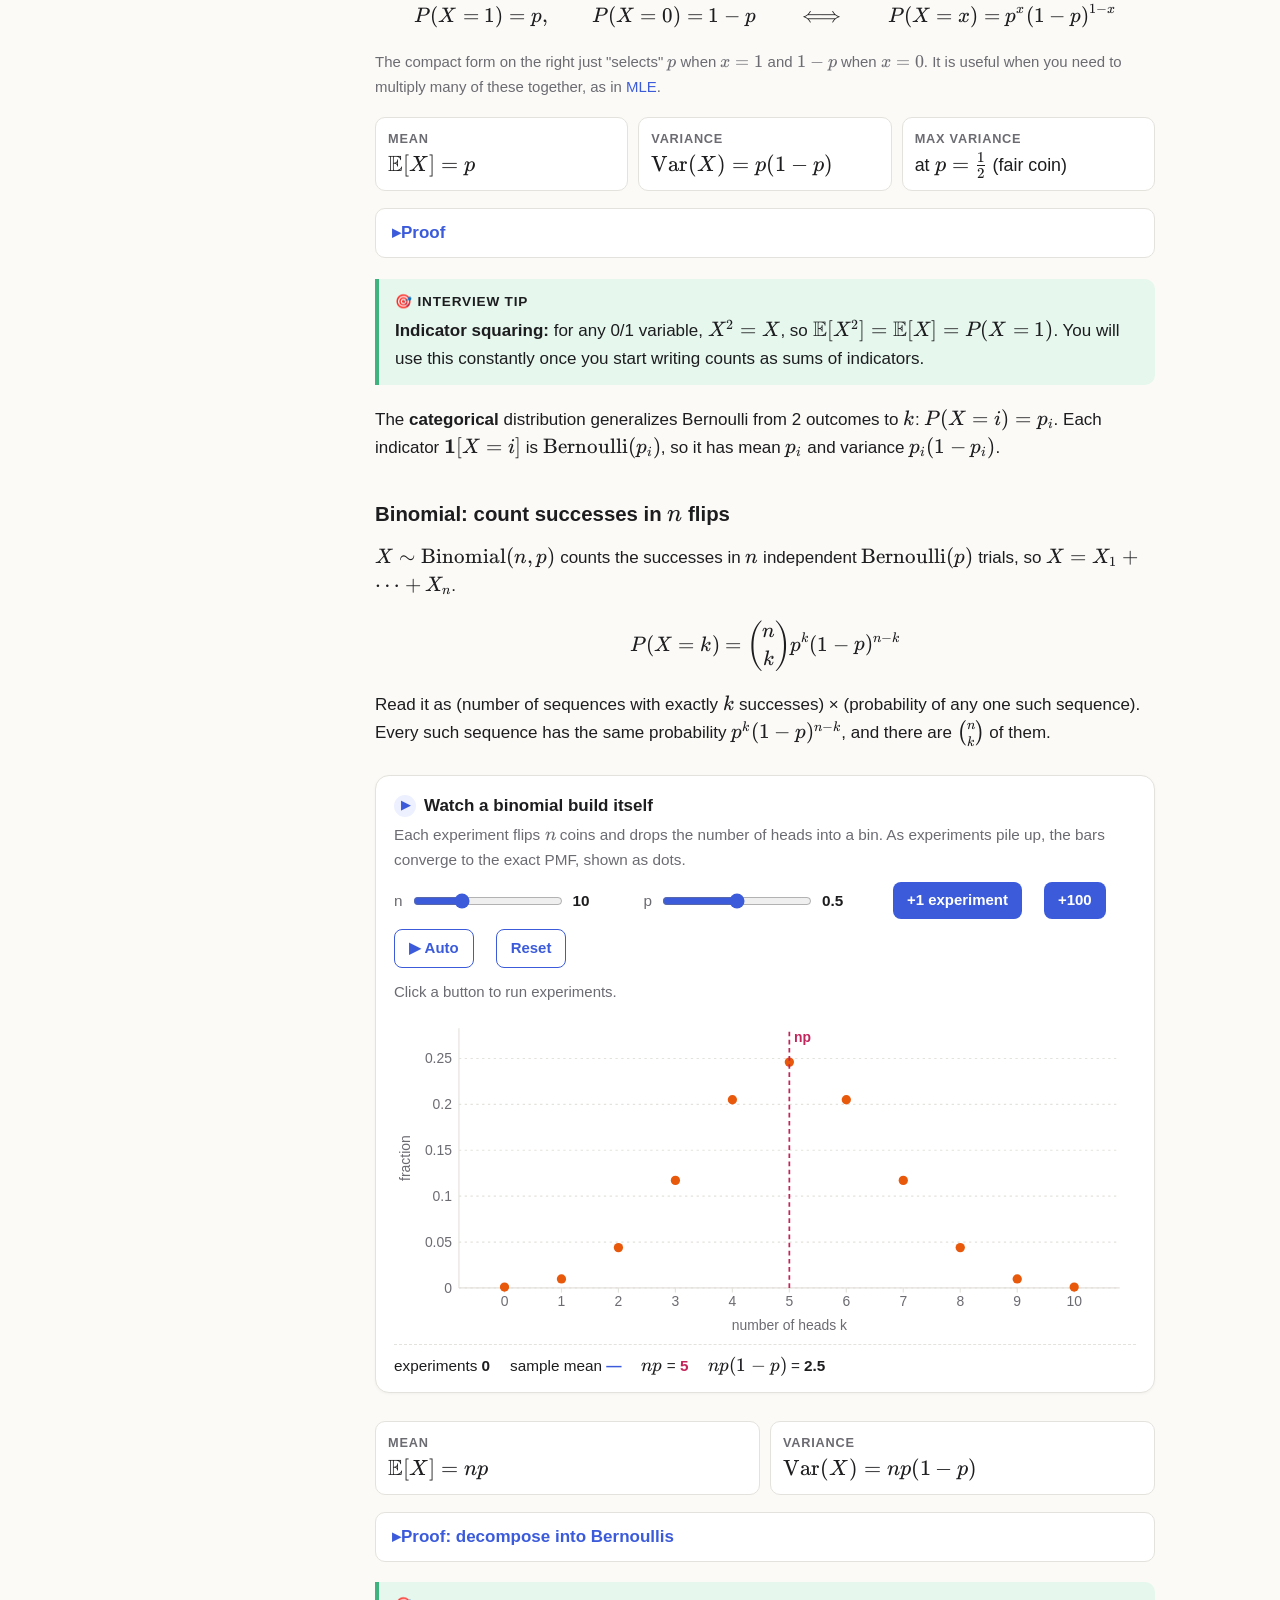
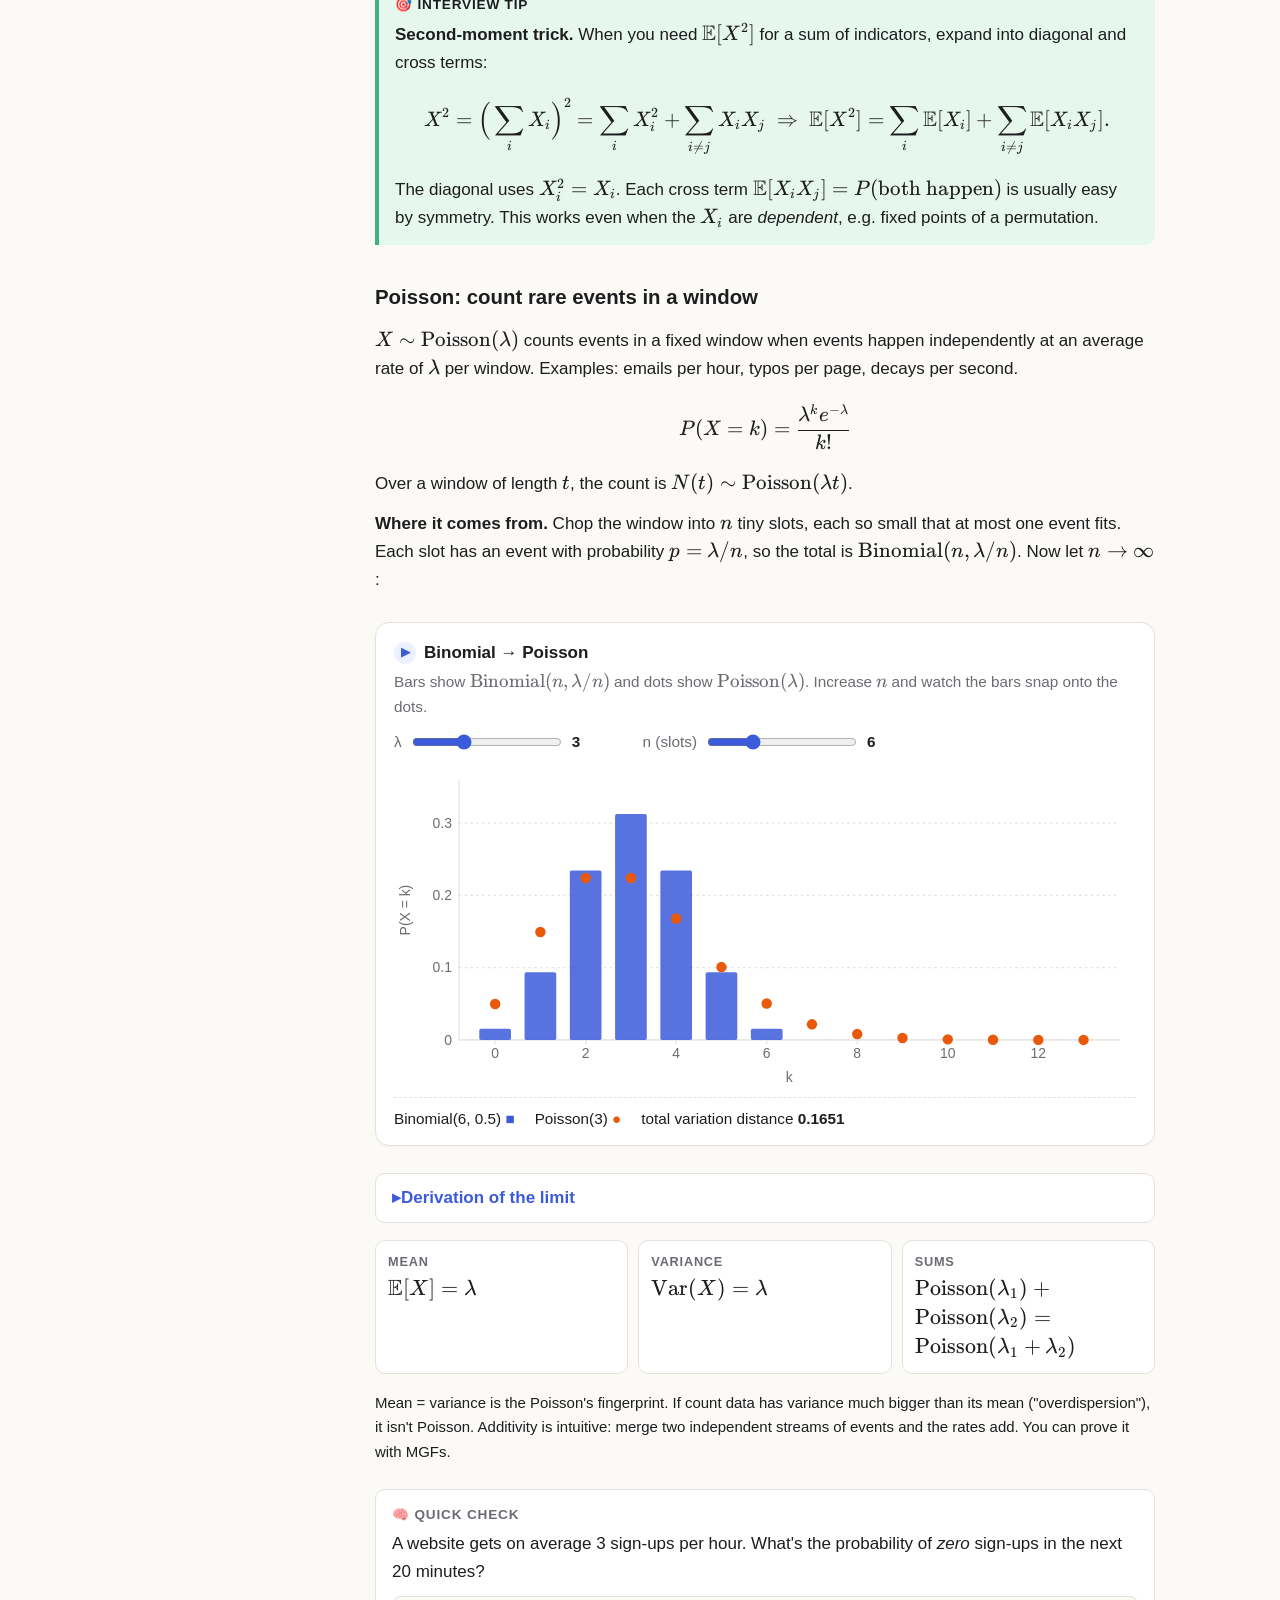
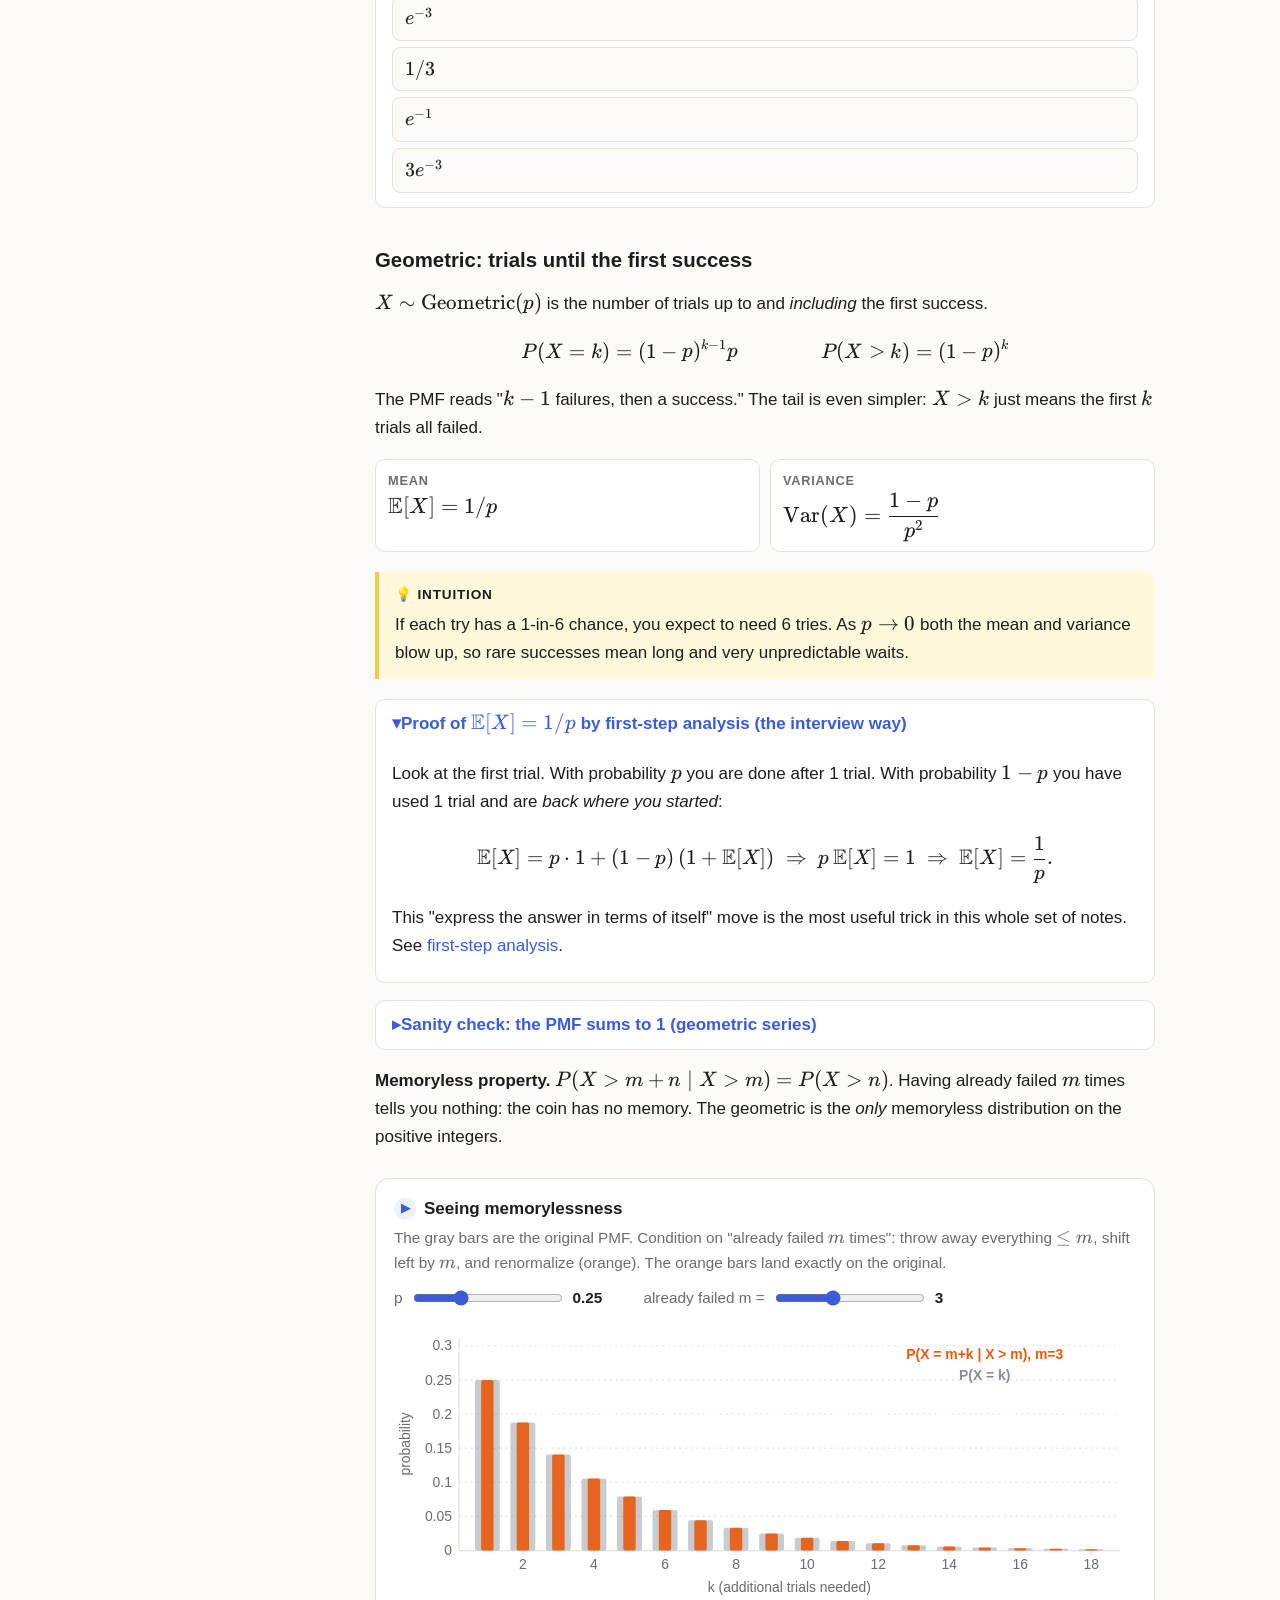
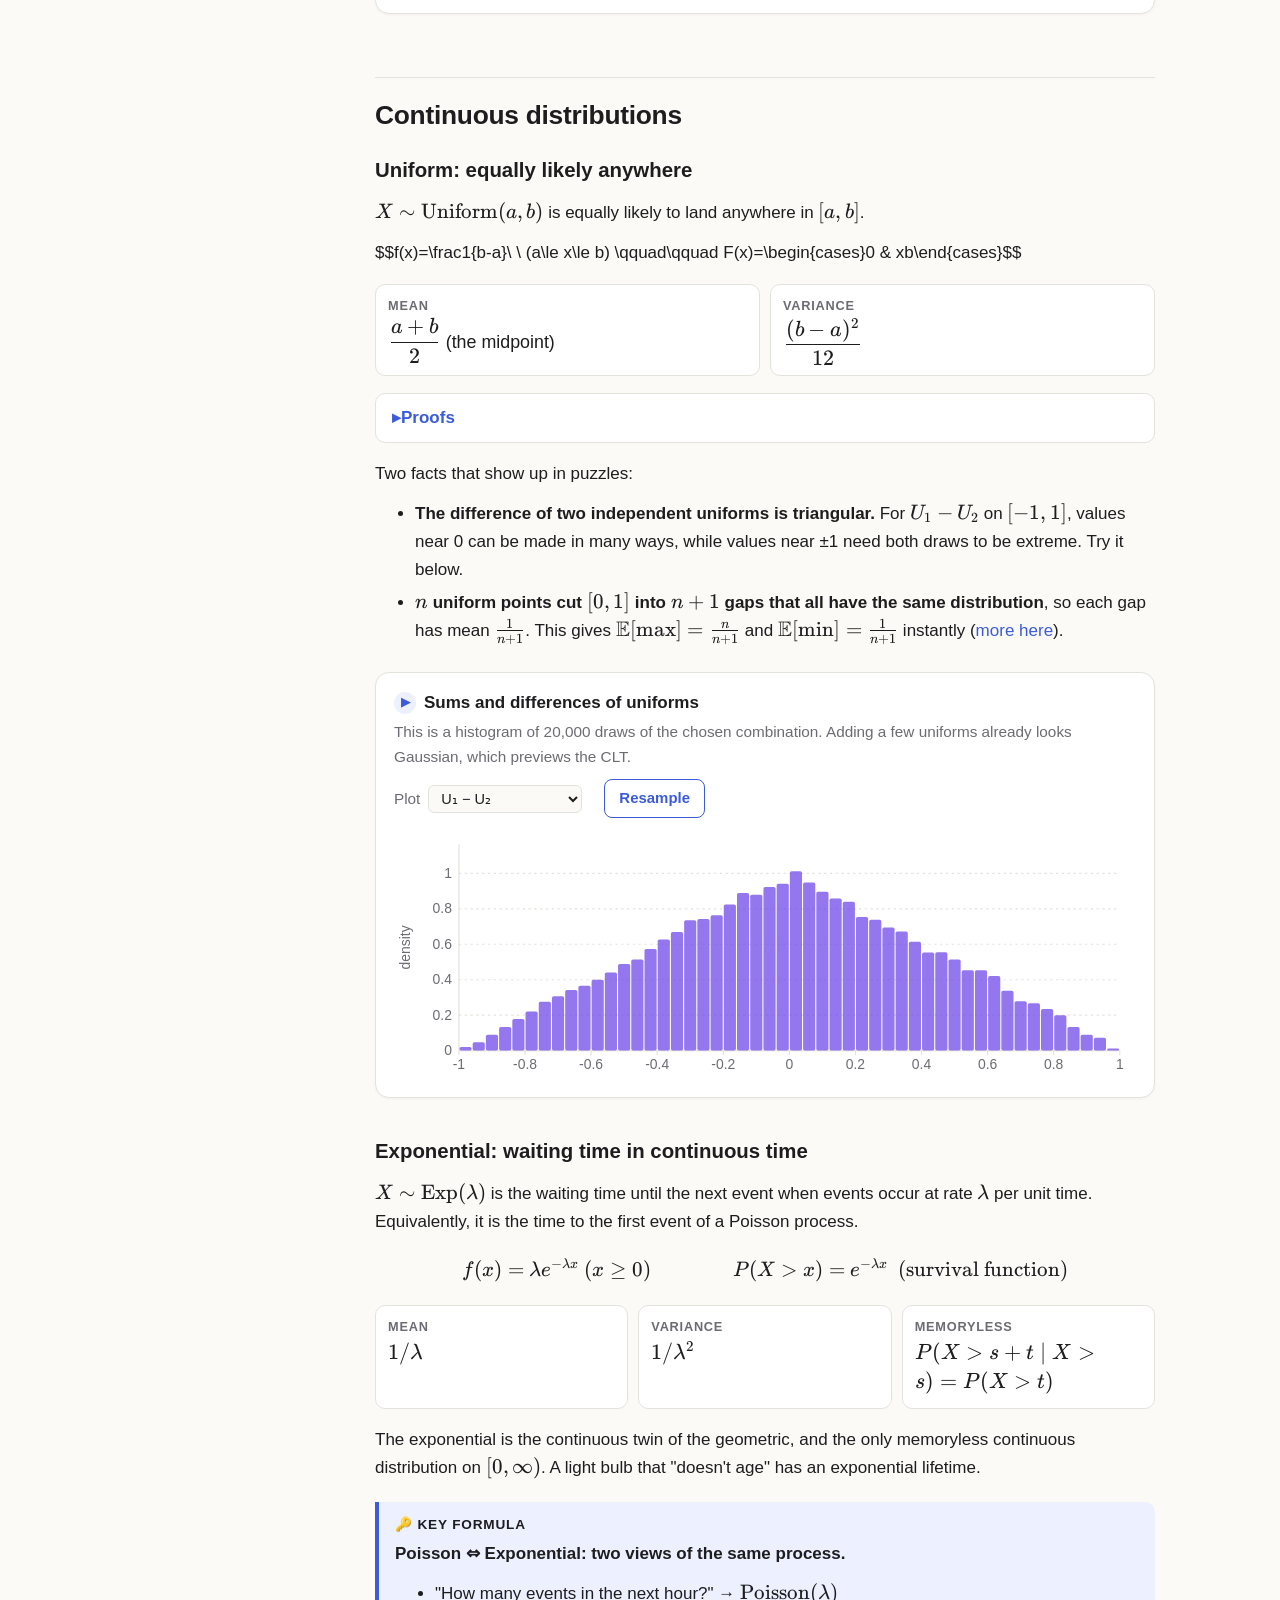
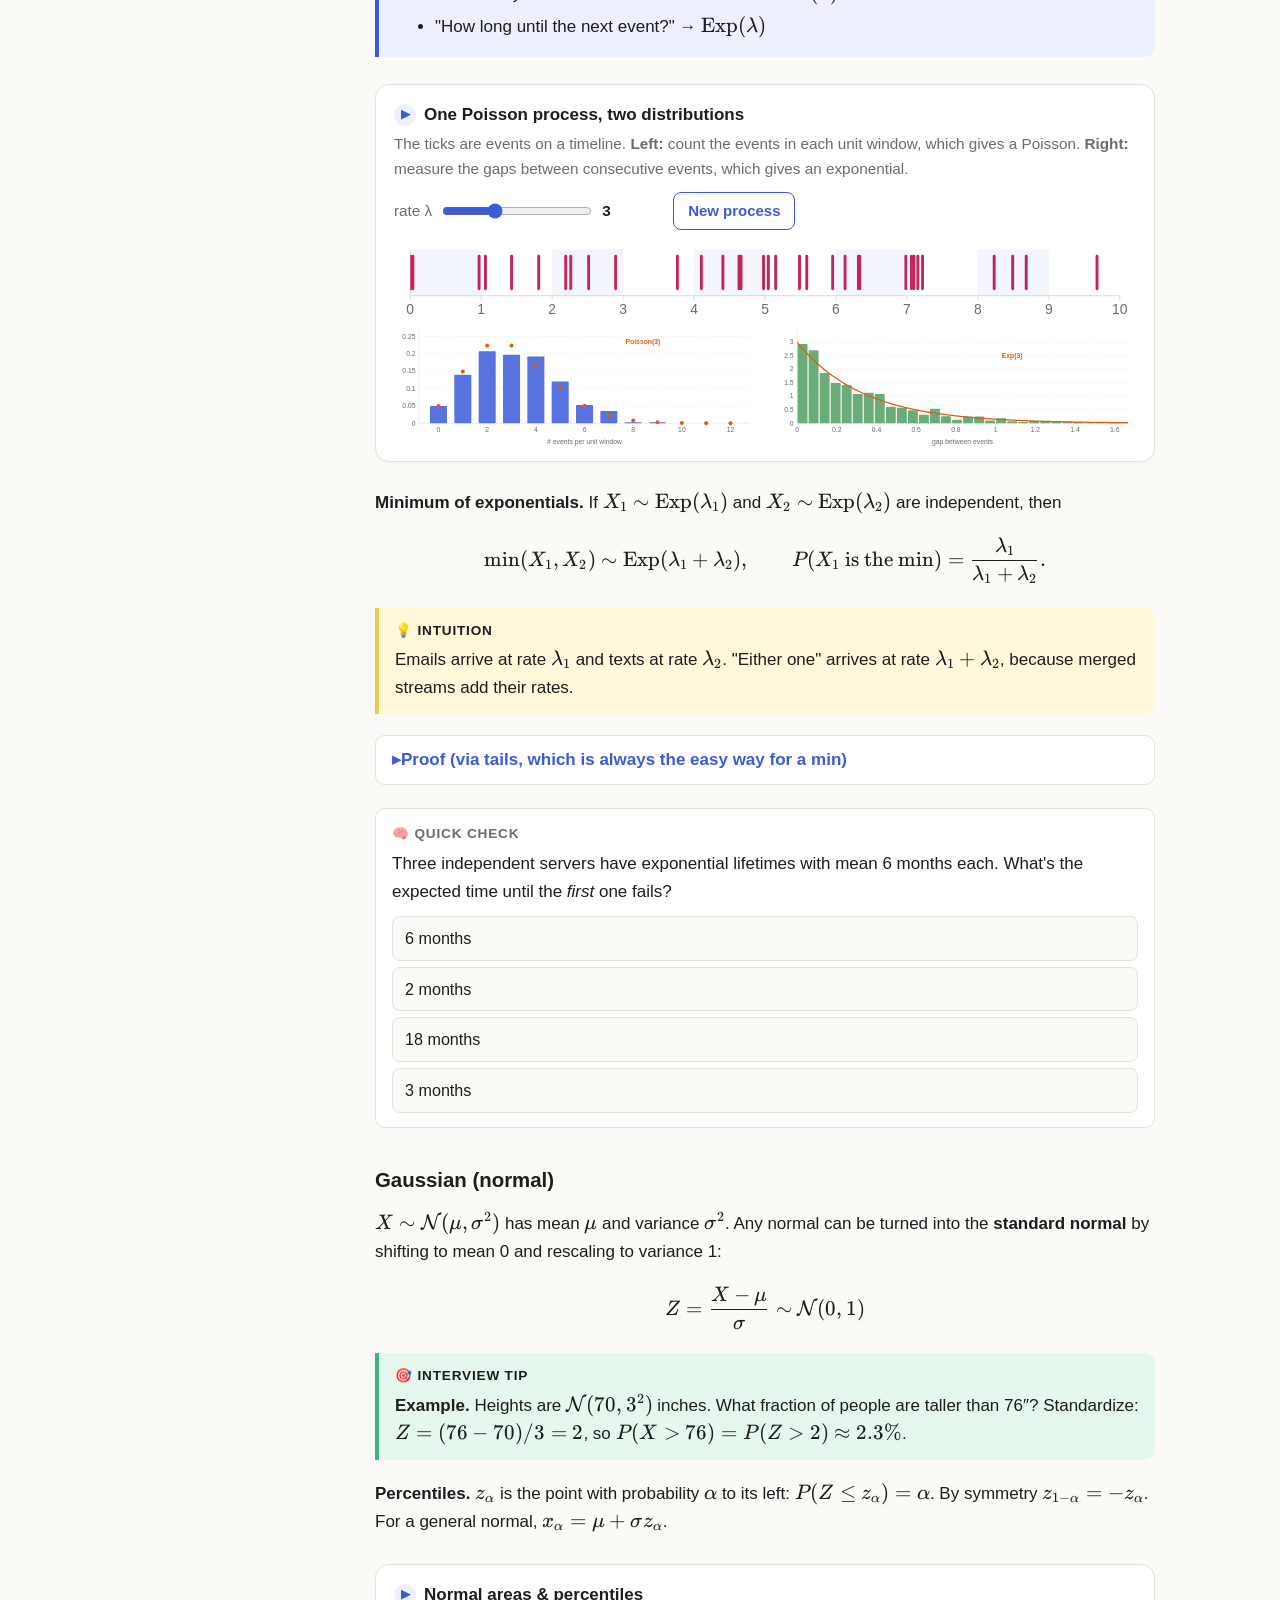
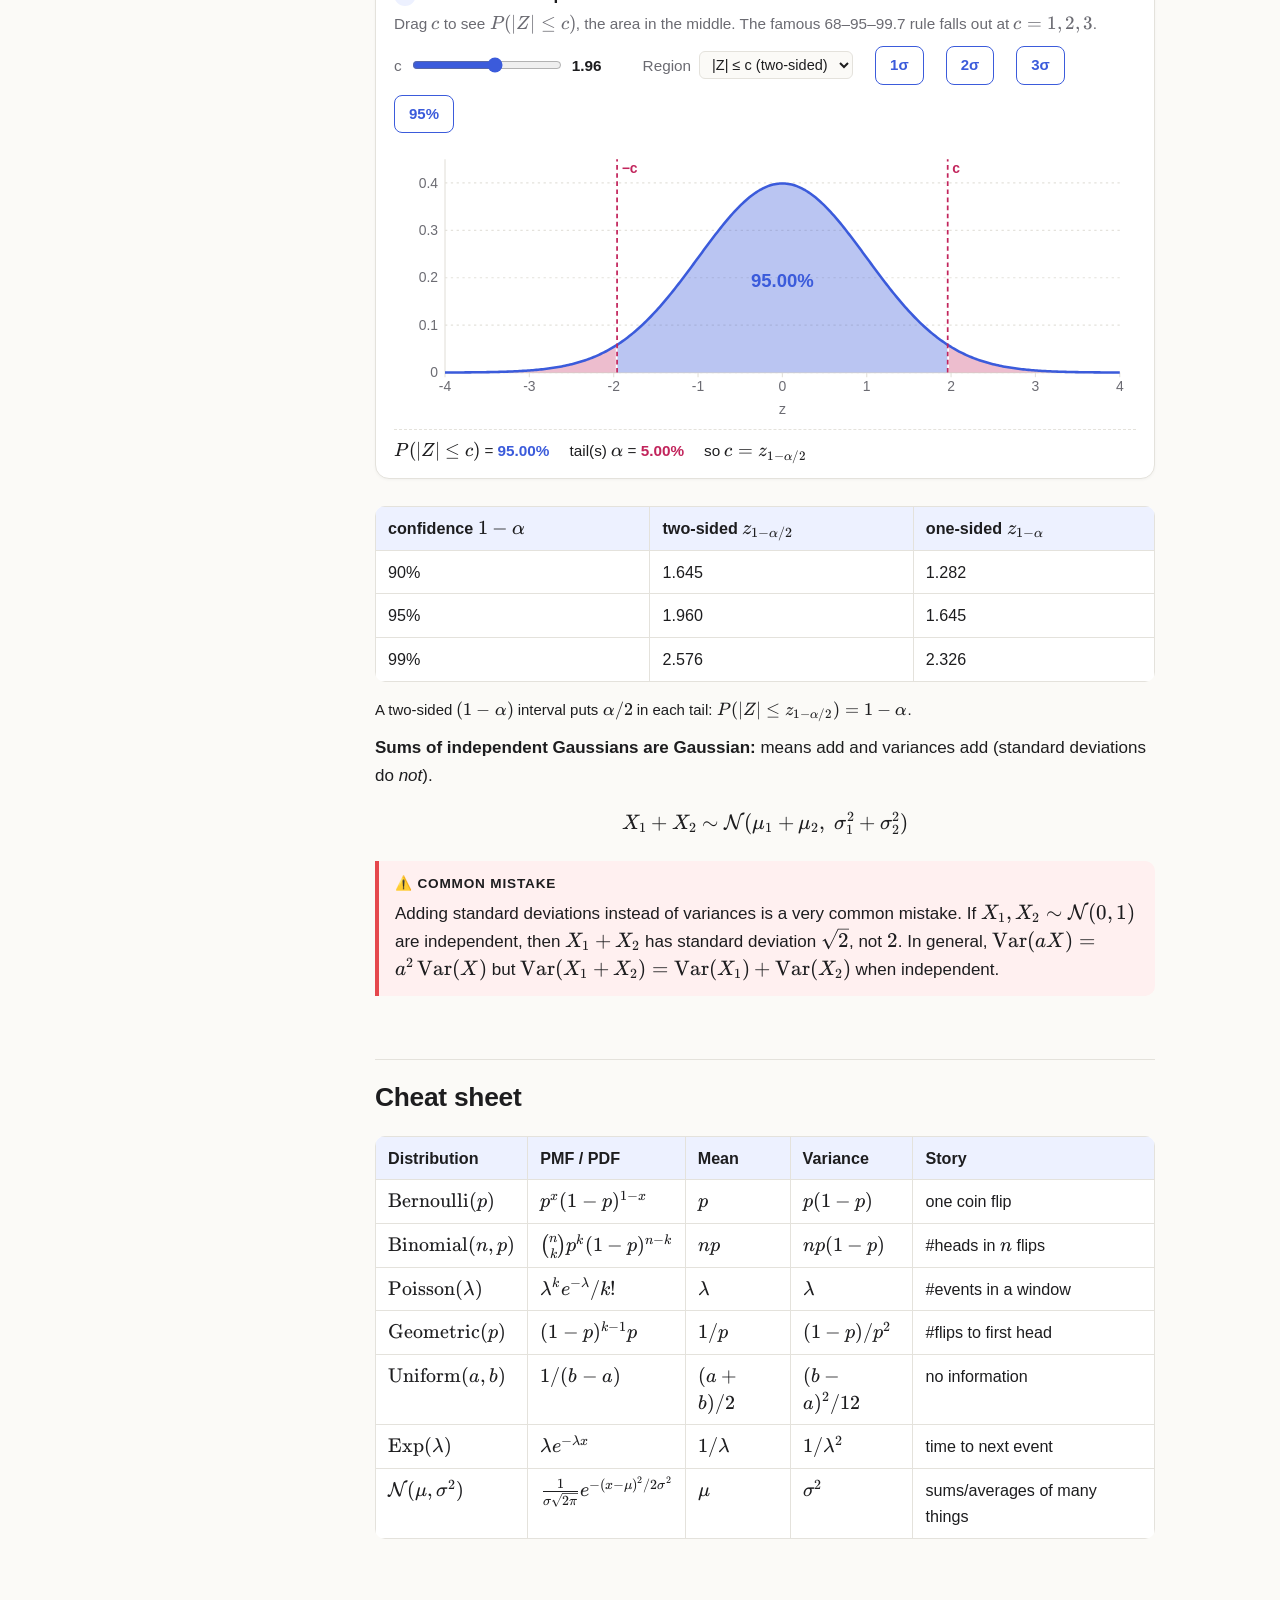
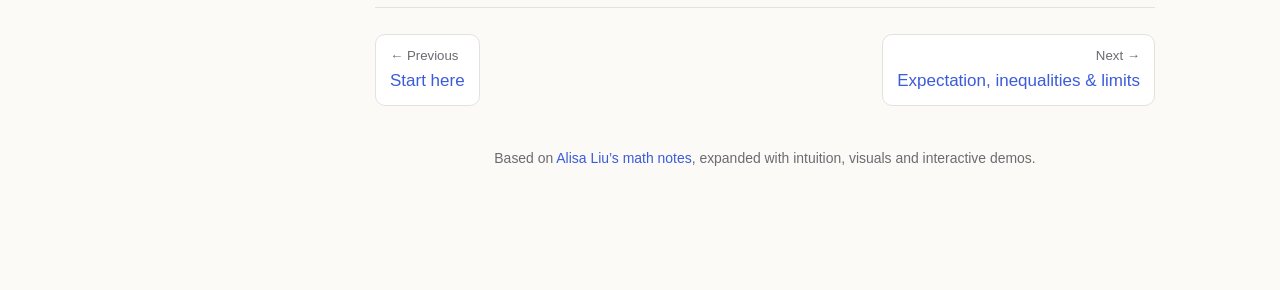
<file: distributions.html>
<!doctype html>
<html lang="en">
<head>
  <meta charset="utf-8" />
  <meta name="viewport" content="width=device-width, initial-scale=1" />
  <title>Distributions · Probability, visually</title>
  <link rel="stylesheet" href="assets/katex/katex.min.css" />
  <script src="assets/katex/katex.min.js"></script>
  <script src="assets/katex/contrib/auto-render.min.js"></script>
  <link rel="stylesheet" href="assets/style.css" />
  <script src="assets/lib.js"></script>
</head>
<body data-page="distributions">
<main><div class="content">

<h1>🎲 Distributions</h1>
<p class="lede">Almost every interview question starts by recognizing which distribution is hiding in the story. Learn the six below as <em>stories</em>, not formulas, and the formulas follow.</p>

<h2>The big picture</h2>
<p>Four of the six distributions fit a 2×2 grid. Ask two questions: <strong>am I counting events or waiting for one?</strong> And <strong>is time discrete (trials) or continuous?</strong></p>

<table>
  <tr><th></th><th>discrete (trials)</th><th>continuous (time)</th></tr>
  <tr><th>counting</th><td><a href="#binomial"><strong>Binomial</strong></a>: how many successes in $n$ trials?</td><td><a href="#poisson"><strong>Poisson</strong></a>: how many events in a fixed window?</td></tr>
  <tr><th>waiting</th><td><a href="#geometric"><strong>Geometric</strong></a>: how many trials until the first success?</td><td><a href="#exponential"><strong>Exponential</strong></a>: how long until the first event?</td></tr>
</table>

<div class="callout intuition">
  <p>Each row is a discrete/continuous pair. The Poisson is the limit of a binomial with many tiny trials, and the exponential is the limit of a geometric with many tiny trials. The <a href="#bernoulli">Bernoulli</a> is the atom everything is built from. The <a href="#uniform">uniform</a> and <a href="#gaussian">Gaussian</a> stand apart: the uniform is "no information", and the Gaussian is what averages turn into (see the <a href="expectation.html#central-limit-theorem">CLT</a>).</p>
</div>

<div class="widget" id="w-explorer">
  <div class="widget-title">Distribution explorer</div>
  <div class="widget-desc">Pick a distribution and drag the parameters. The dashed line marks the mean, and the shaded band is ±1 standard deviation. Click <b>Sample</b> to overlay a histogram of 2,000 random draws.</div>
  <div class="controls" id="ex-ctl"></div>
  <div class="controls" id="ex-params"></div>
  <div class="chart" id="ex-chart"></div>
  <div class="readout" id="ex-read"></div>
</div>

<!-- ===================================================== DISCRETE -->
<h2>Discrete distributions</h2>

<h3 id="bernoulli">Bernoulli: one coin flip</h3>
<p>$X \sim \Bern(p)$ is a single trial that succeeds ($X=1$) with probability $p$ and fails ($X=0$) otherwise.</p>
$$P(X=1)=p,\qquad P(X=0)=1-p \qquad\Longleftrightarrow\qquad P(X=x)=p^x(1-p)^{1-x}$$
<p class="small muted">The compact form on the right just "selects" $p$ when $x=1$ and $1-p$ when $x=0$. It is useful when you need to multiply many of these together, as in <a href="statistics.html#maximum-likelihood-estimation">MLE</a>.</p>

<div class="facts">
  <div class="fact"><div class="label">Mean</div><div class="val">$\E[X]=p$</div></div>
  <div class="fact"><div class="label">Variance</div><div class="val">$\Var(X)=p(1-p)$</div></div>
  <div class="fact"><div class="label">Max variance</div><div class="val">at $p=\tfrac12$ (fair coin)</div></div>
</div>

<details><summary>Proof</summary>
  <p>$\E[X]=1\cdot p+0\cdot(1-p)=p$. Since $X\in\{0,1\}$, we have $X^2=X$, so $\E[X^2]=p$.</p>
  $$\Var(X)=\E[X^2]-\E[X]^2=p-p^2=p(1-p).$$
</details>

<div class="callout tip">
  <p><strong>Indicator squaring:</strong> for any 0/1 variable, $X^2 = X$, so $\E[X^2]=\E[X]=P(X=1)$. You will use this constantly once you start writing counts as sums of indicators.</p>
</div>

<p>The <strong>categorical</strong> distribution generalizes Bernoulli from 2 outcomes to $k$: $P(X=i)=p_i$. Each indicator $\1[X=i]$ is $\Bern(p_i)$, so it has mean $p_i$ and variance $p_i(1-p_i)$.</p>

<h3 id="binomial">Binomial: count successes in $n$ flips</h3>
<p>$X\sim\Bin(n,p)$ counts the successes in $n$ independent $\Bern(p)$ trials, so $X=X_1+\dots+X_n$.</p>
$$P(X=k)=\binom nk p^k(1-p)^{n-k}$$
<p>Read it as (number of sequences with exactly $k$ successes) × (probability of any one such sequence). Every such sequence has the same probability $p^k(1-p)^{n-k}$, and there are $\binom nk$ of them.</p>

<div class="widget" id="w-binom">
  <div class="widget-title">Watch a binomial build itself</div>
  <div class="widget-desc">Each experiment flips $n$ coins and drops the number of heads into a bin. As experiments pile up, the bars converge to the exact PMF, shown as dots.</div>
  <div class="controls" id="bn-ctl"></div>
  <div class="chart" id="bn-coins" style="min-height:34px"></div>
  <div class="chart" id="bn-chart"></div>
  <div class="readout" id="bn-read"></div>
</div>

<div class="facts">
  <div class="fact"><div class="label">Mean</div><div class="val">$\E[X]=np$</div></div>
  <div class="fact"><div class="label">Variance</div><div class="val">$\Var(X)=np(1-p)$</div></div>
</div>

<details><summary>Proof: decompose into Bernoullis</summary>
  <p>Linearity of expectation (no independence needed): $\E[X]=\sum_i\E[X_i]=np$.</p>
  <p>Variance adds <em>because</em> the $X_i$ are independent: $\Var(X)=\sum_i\Var(X_i)=np(1-p)$.</p>
  <p>Sanity check that the PMF sums to 1, via the binomial theorem $(a+b)^n=\sum_k\binom nk a^kb^{n-k}$:</p>
  $$\sum_{k=0}^n\binom nk p^k(1-p)^{n-k}=(p+(1-p))^n=1.$$
</details>

<div class="callout tip">
  <p><strong>Second-moment trick.</strong> When you need $\E[X^2]$ for a sum of indicators, expand into diagonal and cross terms:</p>
  $$X^2=\Big(\sum_i X_i\Big)^2=\sum_i X_i^2+\sum_{i\ne j}X_iX_j \;\Rightarrow\; \E[X^2]=\sum_i \E[X_i]+\sum_{i\neq j}\E[X_iX_j].$$
  <p>The diagonal uses $X_i^2=X_i$. Each cross term $\E[X_iX_j]=P(\text{both happen})$ is usually easy by symmetry. This works even when the $X_i$ are <em>dependent</em>, e.g. fixed points of a permutation.</p>
</div>

<h3 id="poisson">Poisson: count rare events in a window</h3>
<p>$X\sim\Pois(\lambda)$ counts events in a fixed window when events happen independently at an average rate of $\lambda$ per window. Examples: emails per hour, typos per page, decays per second.</p>
$$P(X=k)=\frac{\lambda^k e^{-\lambda}}{k!}$$
<p>Over a window of length $t$, the count is $N(t)\sim\Pois(\lambda t)$.</p>

<p><strong>Where it comes from.</strong> Chop the window into $n$ tiny slots, each so small that at most one event fits. Each slot has an event with probability $p=\lambda/n$, so the total is $\Bin(n,\lambda/n)$. Now let $n\to\infty$:</p>

<div class="widget" id="w-poislim">
  <div class="widget-title">Binomial → Poisson</div>
  <div class="widget-desc">Bars show $\Bin(n,\lambda/n)$ and dots show $\Pois(\lambda)$. Increase $n$ and watch the bars snap onto the dots.</div>
  <div class="controls" id="pl-ctl"></div>
  <div class="chart" id="pl-chart"></div>
  <div class="readout" id="pl-read"></div>
</div>

<details><summary>Derivation of the limit</summary>
$$\begin{aligned}
P(X=k) &=\binom nk \Big(\frac\lambda n\Big)^k\Big(1-\frac\lambda n\Big)^{n-k}\\
&=\frac{\lambda^k}{k!}\cdot\underbrace{\frac{n!}{(n-k)!\,n^k}}_{\to 1}\cdot\underbrace{\Big(1-\frac\lambda n\Big)^n}_{\to e^{-\lambda}}\cdot\underbrace{\Big(1-\frac\lambda n\Big)^{-k}}_{\to 1}\;\longrightarrow\;\frac{\lambda^ke^{-\lambda}}{k!}
\end{aligned}$$
<div class="callout fix"><p>The original notes wrote $(\lambda/n)^n$ in the second line. It should be $(\lambda/n)^k$, since that is where the $\lambda^k$ comes from.</p></div>
</details>

<div class="facts">
  <div class="fact"><div class="label">Mean</div><div class="val">$\E[X]=\lambda$</div></div>
  <div class="fact"><div class="label">Variance</div><div class="val">$\Var(X)=\lambda$</div></div>
  <div class="fact"><div class="label">Sums</div><div class="val">$\Pois(\lambda_1)+\Pois(\lambda_2)=\Pois(\lambda_1+\lambda_2)$</div></div>
</div>
<p class="small">Mean = variance is the Poisson's fingerprint. If count data has variance much bigger than its mean ("overdispersion"), it isn't Poisson. Additivity is intuitive: merge two independent streams of events and the rates add. You can prove it with MGFs.</p>

<div class="quiz" data-answer="2">
  <div class="q">A website gets on average 3 sign-ups per hour. What's the probability of <em>zero</em> sign-ups in the next 20 minutes?</div>
  <ul><li>$e^{-3}$</li><li>$1/3$</li><li>$e^{-1}$</li><li>$3e^{-3}$</li></ul>
  <div class="explain">The window is 1/3 of an hour, so the count is $\Pois(3\cdot\tfrac13)=\Pois(1)$, and $P(0)=e^{-1}\approx 0.37$.</div>
</div>

<h3 id="geometric">Geometric: trials until the first success</h3>
<p>$X\sim\Geom(p)$ is the number of trials up to and <em>including</em> the first success.</p>
$$P(X=k)=(1-p)^{k-1}p \qquad\qquad P(X>k)=(1-p)^k$$
<p>The PMF reads "$k-1$ failures, then a success." The tail is even simpler: $X>k$ just means the first $k$ trials all failed.</p>

<div class="facts">
  <div class="fact"><div class="label">Mean</div><div class="val">$\E[X]=1/p$</div></div>
  <div class="fact"><div class="label">Variance</div><div class="val">$\Var(X)=\dfrac{1-p}{p^2}$</div></div>
</div>

<div class="callout intuition"><p>If each try has a 1-in-6 chance, you expect to need 6 tries. As $p\to0$ both the mean and variance blow up, so rare successes mean long and very unpredictable waits.</p></div>

<details open><summary>Proof of $\E[X]=1/p$ by first-step analysis (the interview way)</summary>
  <p>Look at the first trial. With probability $p$ you are done after 1 trial. With probability $1-p$ you have used 1 trial and are <em>back where you started</em>:</p>
  $$\E[X]=p\cdot 1+(1-p)\,(1+\E[X]) \;\Rightarrow\; p\,\E[X]=1 \;\Rightarrow\; \E[X]=\frac1p.$$
  <p>This "express the answer in terms of itself" move is the most useful trick in this whole set of notes. See <a href="problems.html#first-step-analysis">first-step analysis</a>.</p>
</details>

<details><summary>Sanity check: the PMF sums to 1 (geometric series)</summary>
  <p>The geometric series is $\sum_{i=0}^\infty r^i=\frac{1}{1-r}$ for $|r|<1$. Re-index with $i=k-1$:</p>
  $$\sum_{k=1}^\infty(1-p)^{k-1}p=p\sum_{i=0}^\infty(1-p)^i=p\cdot\frac{1}{1-(1-p)}=1.$$
  <div class="callout fix"><p>Memory check from the original: with $r=\tfrac12$ (not $r=2$), $1+\tfrac12+\tfrac14+\dots=2=\frac{1}{1-1/2}$. ✓</p></div>
</details>

<p><strong>Memoryless property.</strong> $P(X>m+n\mid X>m)=P(X>n)$. Having already failed $m$ times tells you nothing: the coin has no memory. The geometric is the <em>only</em> memoryless distribution on the positive integers.</p>

<div class="widget" id="w-memless">
  <div class="widget-title">Seeing memorylessness</div>
  <div class="widget-desc">The gray bars are the original PMF. Condition on "already failed $m$ times": throw away everything $\le m$, shift left by $m$, and renormalize (orange). The orange bars land exactly on the original.</div>
  <div class="controls" id="ml-ctl"></div>
  <div class="chart" id="ml-chart"></div>
</div>

<!-- ===================================================== CONTINUOUS -->
<h2>Continuous distributions</h2>

<h3 id="uniform">Uniform: equally likely anywhere</h3>
<p>$X\sim\Unif(a,b)$ is equally likely to land anywhere in $[a,b]$.</p>
$$f(x)=\frac1{b-a}\ \ (a\le x\le b) \qquad\qquad F(x)=\begin{cases}0 & x<a\\ \frac{x-a}{b-a} & a\le x\le b\\ 1 & x>b\end{cases}$$
<div class="facts">
  <div class="fact"><div class="label">Mean</div><div class="val">$\dfrac{a+b}2$ (the midpoint)</div></div>
  <div class="fact"><div class="label">Variance</div><div class="val">$\dfrac{(b-a)^2}{12}$</div></div>
</div>
<details><summary>Proofs</summary>
  $$\E[X]=\int_a^b\frac{x}{b-a}\,dx=\frac{b^2-a^2}{2(b-a)}=\frac{a+b}2$$
  $$\E[X^2]=\int_a^b\frac{x^2}{b-a}\,dx=\frac{a^2+ab+b^2}{3}\;\Rightarrow\;\Var(X)=\frac{a^2+ab+b^2}{3}-\frac{(a+b)^2}{4}=\frac{(b-a)^2}{12}$$
</details>

<p>Two facts that show up in puzzles:</p>
<ul>
  <li><strong>The difference of two independent uniforms is triangular.</strong> For $U_1-U_2$ on $[-1,1]$, values near 0 can be made in many ways, while values near ±1 need both draws to be extreme. Try it below.</li>
  <li><strong>$n$ uniform points cut $[0,1]$ into $n+1$ gaps that all have the same distribution</strong>, so each gap has mean $\frac1{n+1}$. This gives $\E[\max]=\frac n{n+1}$ and $\E[\min]=\frac1{n+1}$ instantly (<a href="problems.html#max-min-of-n-rvs">more here</a>).</li>
</ul>

<div class="widget" id="w-unif">
  <div class="widget-title">Sums and differences of uniforms</div>
  <div class="widget-desc">This is a histogram of 20,000 draws of the chosen combination. Adding a few uniforms already looks Gaussian, which previews the CLT.</div>
  <div class="controls" id="un-ctl"></div>
  <div class="chart" id="un-chart"></div>
</div>

<h3 id="exponential">Exponential: waiting time in continuous time</h3>
<p>$X\sim\Exp(\lambda)$ is the waiting time until the next event when events occur at rate $\lambda$ per unit time. Equivalently, it is the time to the first event of a Poisson process.</p>
$$f(x)=\lambda e^{-\lambda x}\ (x\ge0)\qquad\qquad P(X>x)=e^{-\lambda x}\ \ \text{(survival function)}$$
<div class="facts">
  <div class="fact"><div class="label">Mean</div><div class="val">$1/\lambda$</div></div>
  <div class="fact"><div class="label">Variance</div><div class="val">$1/\lambda^2$</div></div>
  <div class="fact"><div class="label">Memoryless</div><div class="val">$P(X>s+t\mid X>s)=P(X>t)$</div></div>
</div>
<p>The exponential is the continuous twin of the geometric, and the only memoryless continuous distribution on $[0,\infty)$. A light bulb that "doesn't age" has an exponential lifetime.</p>

<div class="callout key">
  <p><strong>Poisson ⇔ Exponential: two views of the same process.</strong></p>
  <ul>
    <li>"How many events in the next hour?" → $\Pois(\lambda)$</li>
    <li>"How long until the next event?" → $\Exp(\lambda)$</li>
  </ul>
</div>

<div class="widget" id="w-pp">
  <div class="widget-title">One Poisson process, two distributions</div>
  <div class="widget-desc">The ticks are events on a timeline. <b>Left:</b> count the events in each unit window, which gives a Poisson. <b>Right:</b> measure the gaps between consecutive events, which gives an exponential.</div>
  <div class="controls" id="pp-ctl"></div>
  <div class="chart" id="pp-line"></div>
  <div class="twocol"><div class="chart" id="pp-count"></div><div class="chart" id="pp-gap"></div></div>
</div>

<p><strong>Minimum of exponentials.</strong> If $X_1\sim\Exp(\lambda_1)$ and $X_2\sim\Exp(\lambda_2)$ are independent, then</p>
$$\min(X_1,X_2)\sim\Exp(\lambda_1+\lambda_2), \qquad P(X_1 \text{ is the min}) = \frac{\lambda_1}{\lambda_1+\lambda_2}.$$
<div class="callout intuition"><p>Emails arrive at rate $\lambda_1$ and texts at rate $\lambda_2$. "Either one" arrives at rate $\lambda_1+\lambda_2$, because merged streams add their rates.</p></div>
<details><summary>Proof (via tails, which is always the easy way for a min)</summary>
$$P(\min>t)=P(X_1>t)\,P(X_2>t)=e^{-\lambda_1t}e^{-\lambda_2t}=e^{-(\lambda_1+\lambda_2)t}.$$
<p>That is exactly the survival function of $\Exp(\lambda_1+\lambda_2)$.</p>
</details>

<div class="quiz" data-answer="1">
  <div class="q">Three independent servers have exponential lifetimes with mean 6 months each. What's the expected time until the <em>first</em> one fails?</div>
  <ul><li>6 months</li><li>2 months</li><li>18 months</li><li>3 months</li></ul>
  <div class="explain">Each has rate $1/6$ per month, so the min has rate $3/6=1/2$ and mean $2$ months.</div>
</div>

<h3 id="gaussian">Gaussian (normal)</h3>
<p>$X\sim\N(\mu,\sigma^2)$ has mean $\mu$ and variance $\sigma^2$. Any normal can be turned into the <strong>standard normal</strong> by shifting to mean 0 and rescaling to variance 1:</p>
$$Z=\frac{X-\mu}{\sigma}\sim\N(0,1)$$

<div class="callout tip"><p><strong>Example.</strong> Heights are $\N(70, 3^2)$ inches. What fraction of people are taller than 76″? Standardize: $Z=(76-70)/3=2$, so $P(X>76)=P(Z>2)\approx 2.3\%$.</p></div>

<p><strong>Percentiles.</strong> $z_\alpha$ is the point with probability $\alpha$ to its left: $P(Z\le z_\alpha)=\alpha$. By symmetry $z_{1-\alpha}=-z_\alpha$. For a general normal, $x_\alpha=\mu+\sigma z_\alpha$.</p>

<div class="widget" id="w-normal">
  <div class="widget-title">Normal areas &amp; percentiles</div>
  <div class="widget-desc">Drag $c$ to see $P(|Z|\le c)$, the area in the middle. The famous 68–95–99.7 rule falls out at $c=1,2,3$.</div>
  <div class="controls" id="nm-ctl"></div>
  <div class="chart" id="nm-chart"></div>
  <div class="readout" id="nm-read"></div>
</div>

<table>
  <tr><th>confidence $1-\alpha$</th><th>two-sided $z_{1-\alpha/2}$</th><th>one-sided $z_{1-\alpha}$</th></tr>
  <tr><td>90%</td><td>1.645</td><td>1.282</td></tr>
  <tr><td>95%</td><td>1.960</td><td>1.645</td></tr>
  <tr><td>99%</td><td>2.576</td><td>2.326</td></tr>
</table>
<p class="small">A two-sided $(1-\alpha)$ interval puts $\alpha/2$ in each tail: $P(|Z|\le z_{1-\alpha/2})=1-\alpha$.</p>

<p><strong>Sums of independent Gaussians are Gaussian:</strong> means add and variances add (standard deviations do <em>not</em>).</p>
$$X_1+X_2\sim\N(\mu_1+\mu_2,\ \sigma_1^2+\sigma_2^2)$$

<div class="callout warn"><p>Adding standard deviations instead of variances is a very common mistake. If $X_1, X_2\sim\N(0,1)$ are independent, then $X_1+X_2$ has standard deviation $\sqrt2$, not $2$. In general, $\Var(aX)=a^2\Var(X)$ but $\Var(X_1+X_2)=\Var(X_1)+\Var(X_2)$ when independent.</p></div>

<h2>Cheat sheet</h2>
<table>
  <tr><th>Distribution</th><th>PMF / PDF</th><th>Mean</th><th>Variance</th><th>Story</th></tr>
  <tr><td>$\Bern(p)$</td><td>$p^x(1-p)^{1-x}$</td><td>$p$</td><td>$p(1-p)$</td><td>one coin flip</td></tr>
  <tr><td>$\Bin(n,p)$</td><td>$\binom nk p^k(1-p)^{n-k}$</td><td>$np$</td><td>$np(1-p)$</td><td>#heads in $n$ flips</td></tr>
  <tr><td>$\Pois(\lambda)$</td><td>$\lambda^ke^{-\lambda}/k!$</td><td>$\lambda$</td><td>$\lambda$</td><td>#events in a window</td></tr>
  <tr><td>$\Geom(p)$</td><td>$(1-p)^{k-1}p$</td><td>$1/p$</td><td>$(1-p)/p^2$</td><td>#flips to first head</td></tr>
  <tr><td>$\Unif(a,b)$</td><td>$1/(b-a)$</td><td>$(a+b)/2$</td><td>$(b-a)^2/12$</td><td>no information</td></tr>
  <tr><td>$\Exp(\lambda)$</td><td>$\lambda e^{-\lambda x}$</td><td>$1/\lambda$</td><td>$1/\lambda^2$</td><td>time to next event</td></tr>
  <tr><td>$\N(\mu,\sigma^2)$</td><td>$\frac{1}{\sigma\sqrt{2\pi}}e^{-(x-\mu)^2/2\sigma^2}$</td><td>$\mu$</td><td>$\sigma^2$</td><td>sums/averages of many things</td></tr>
</table>

</div></main>
<script src="assets/nav.js"></script>
<script src="assets/distributions.js"></script>
</body>
</html>
</file>
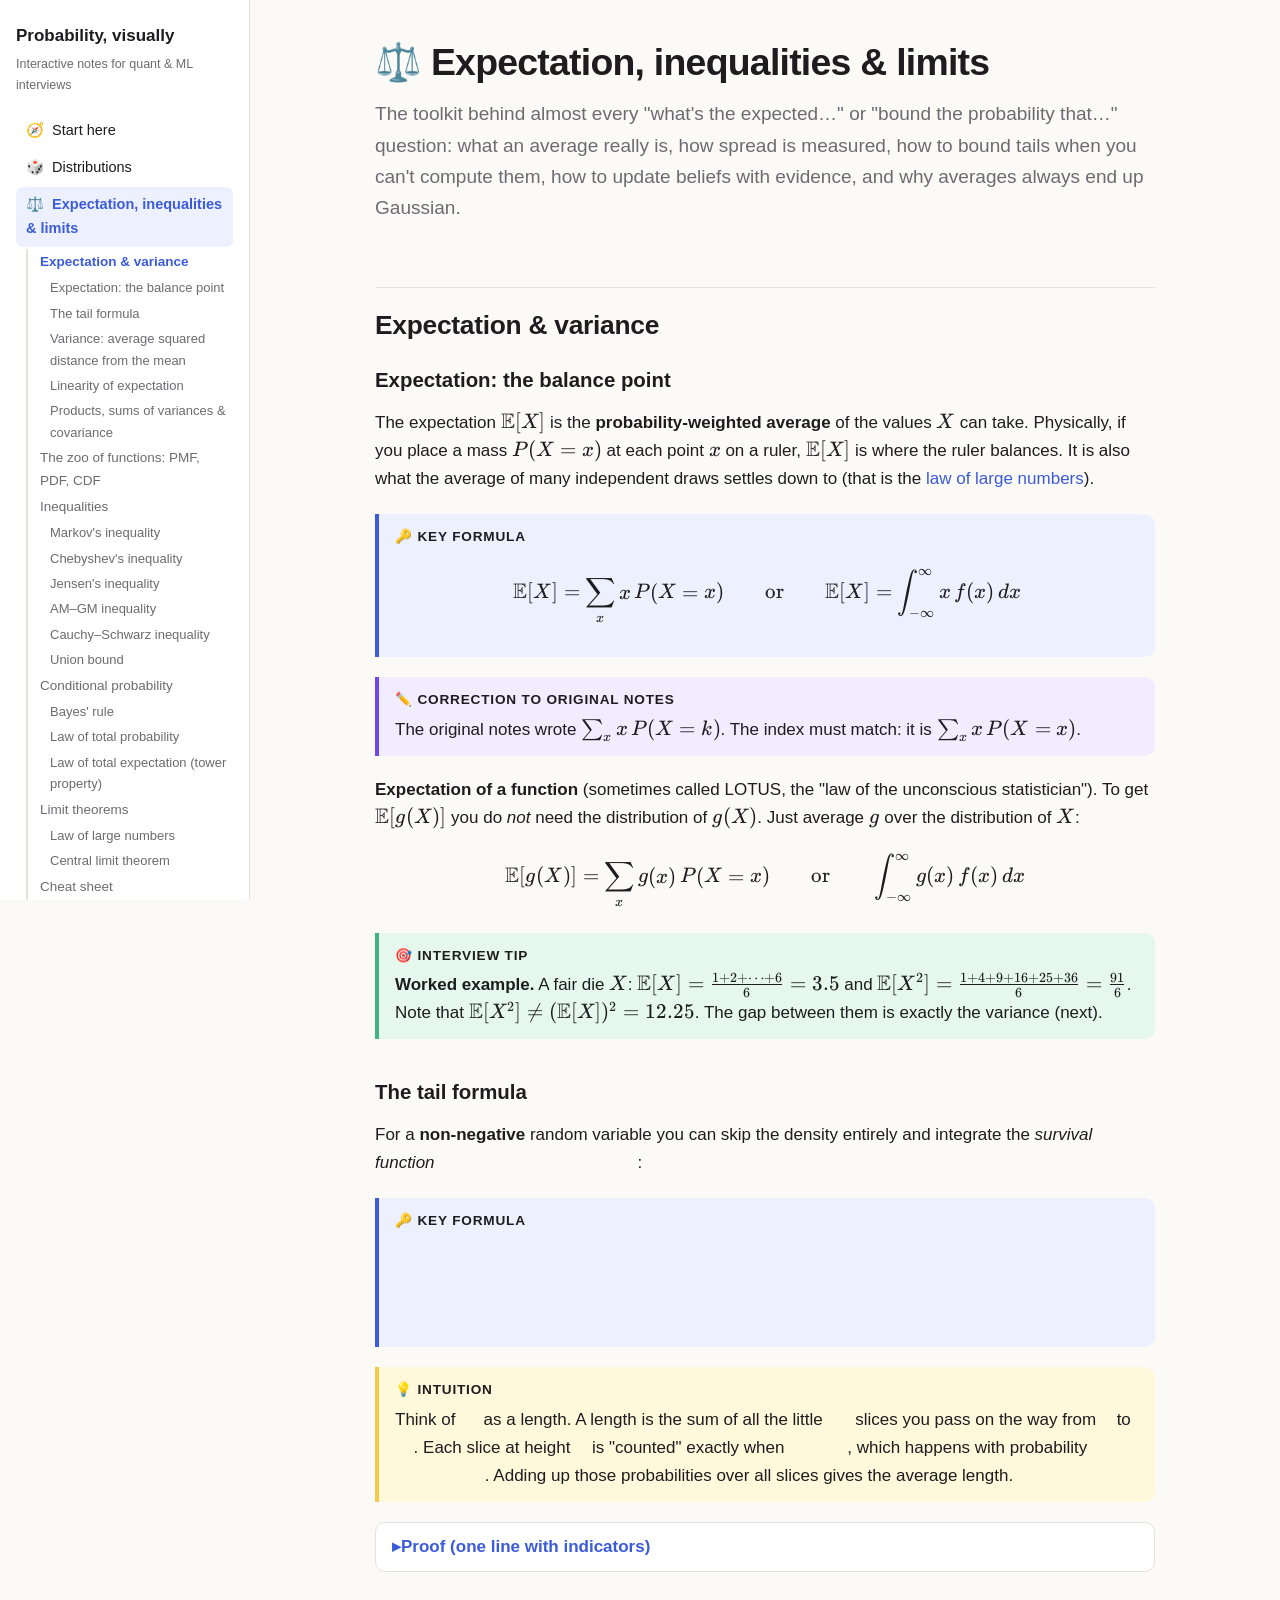
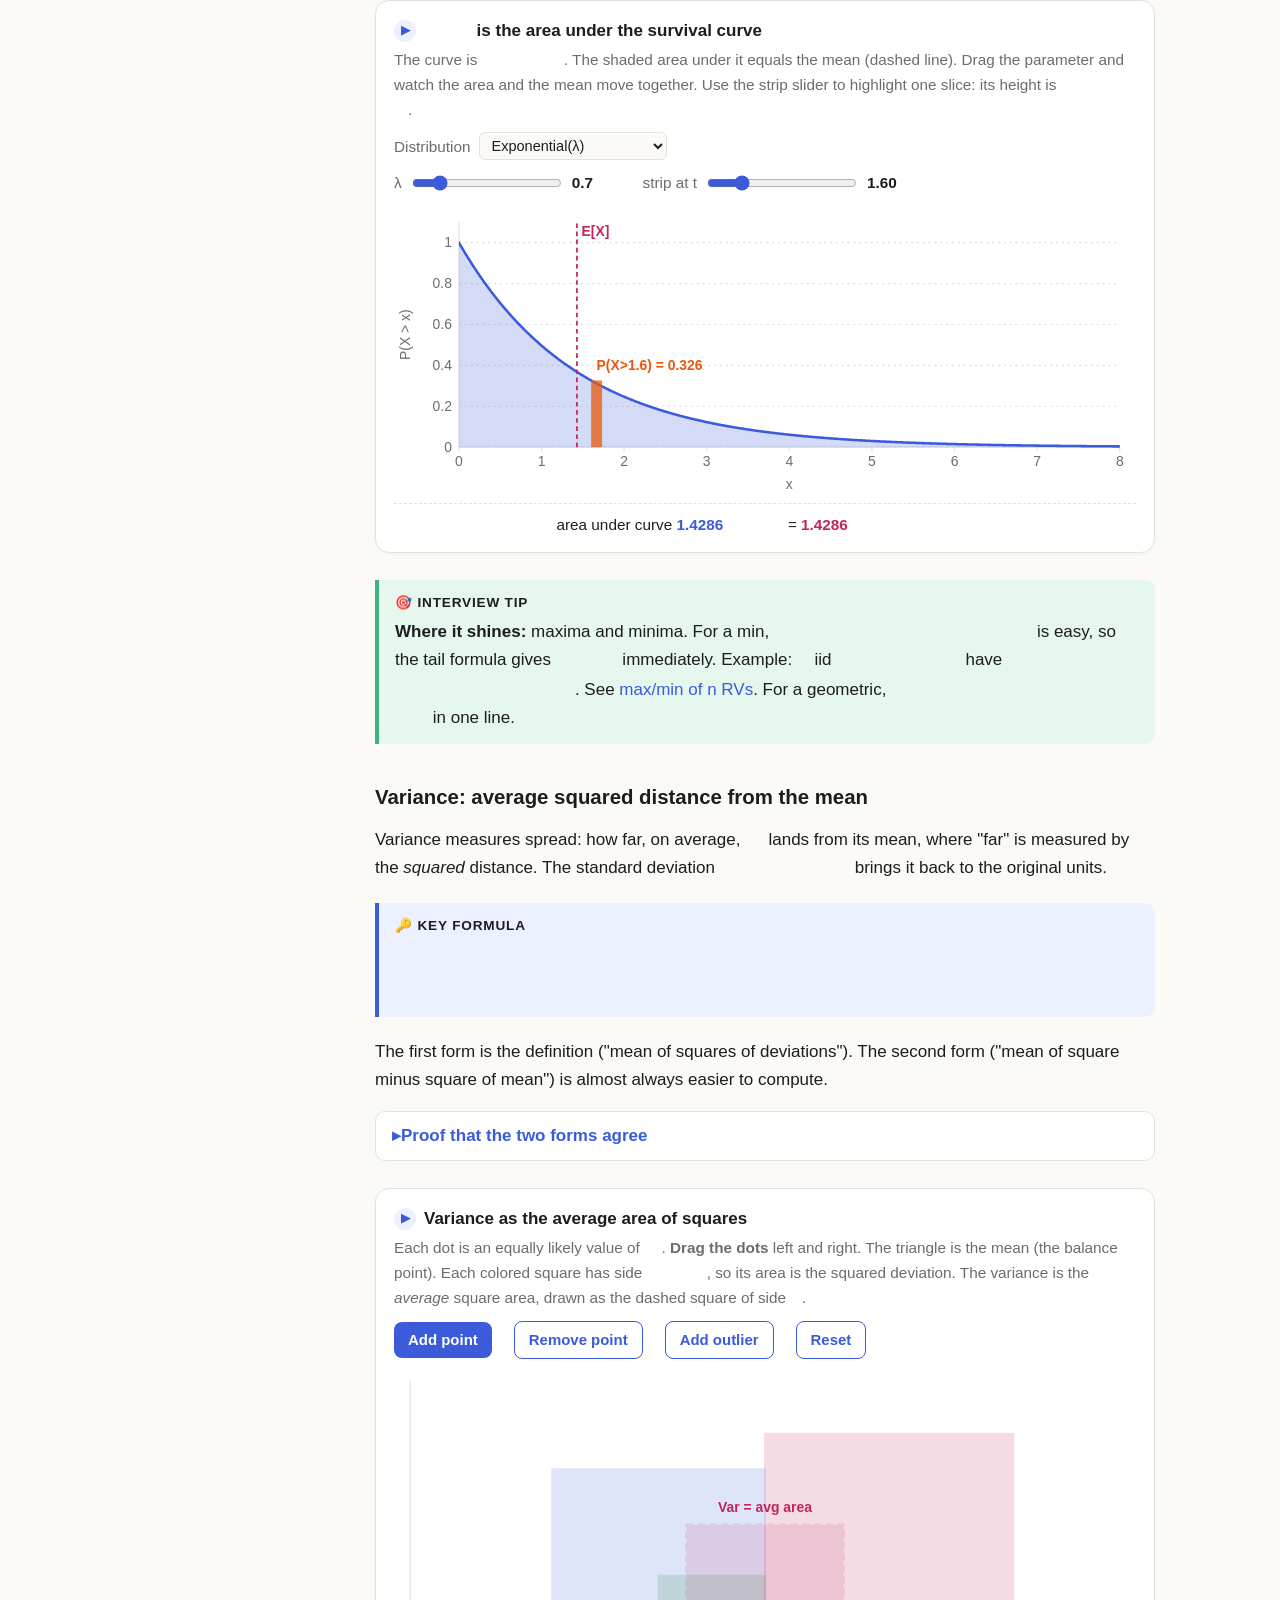
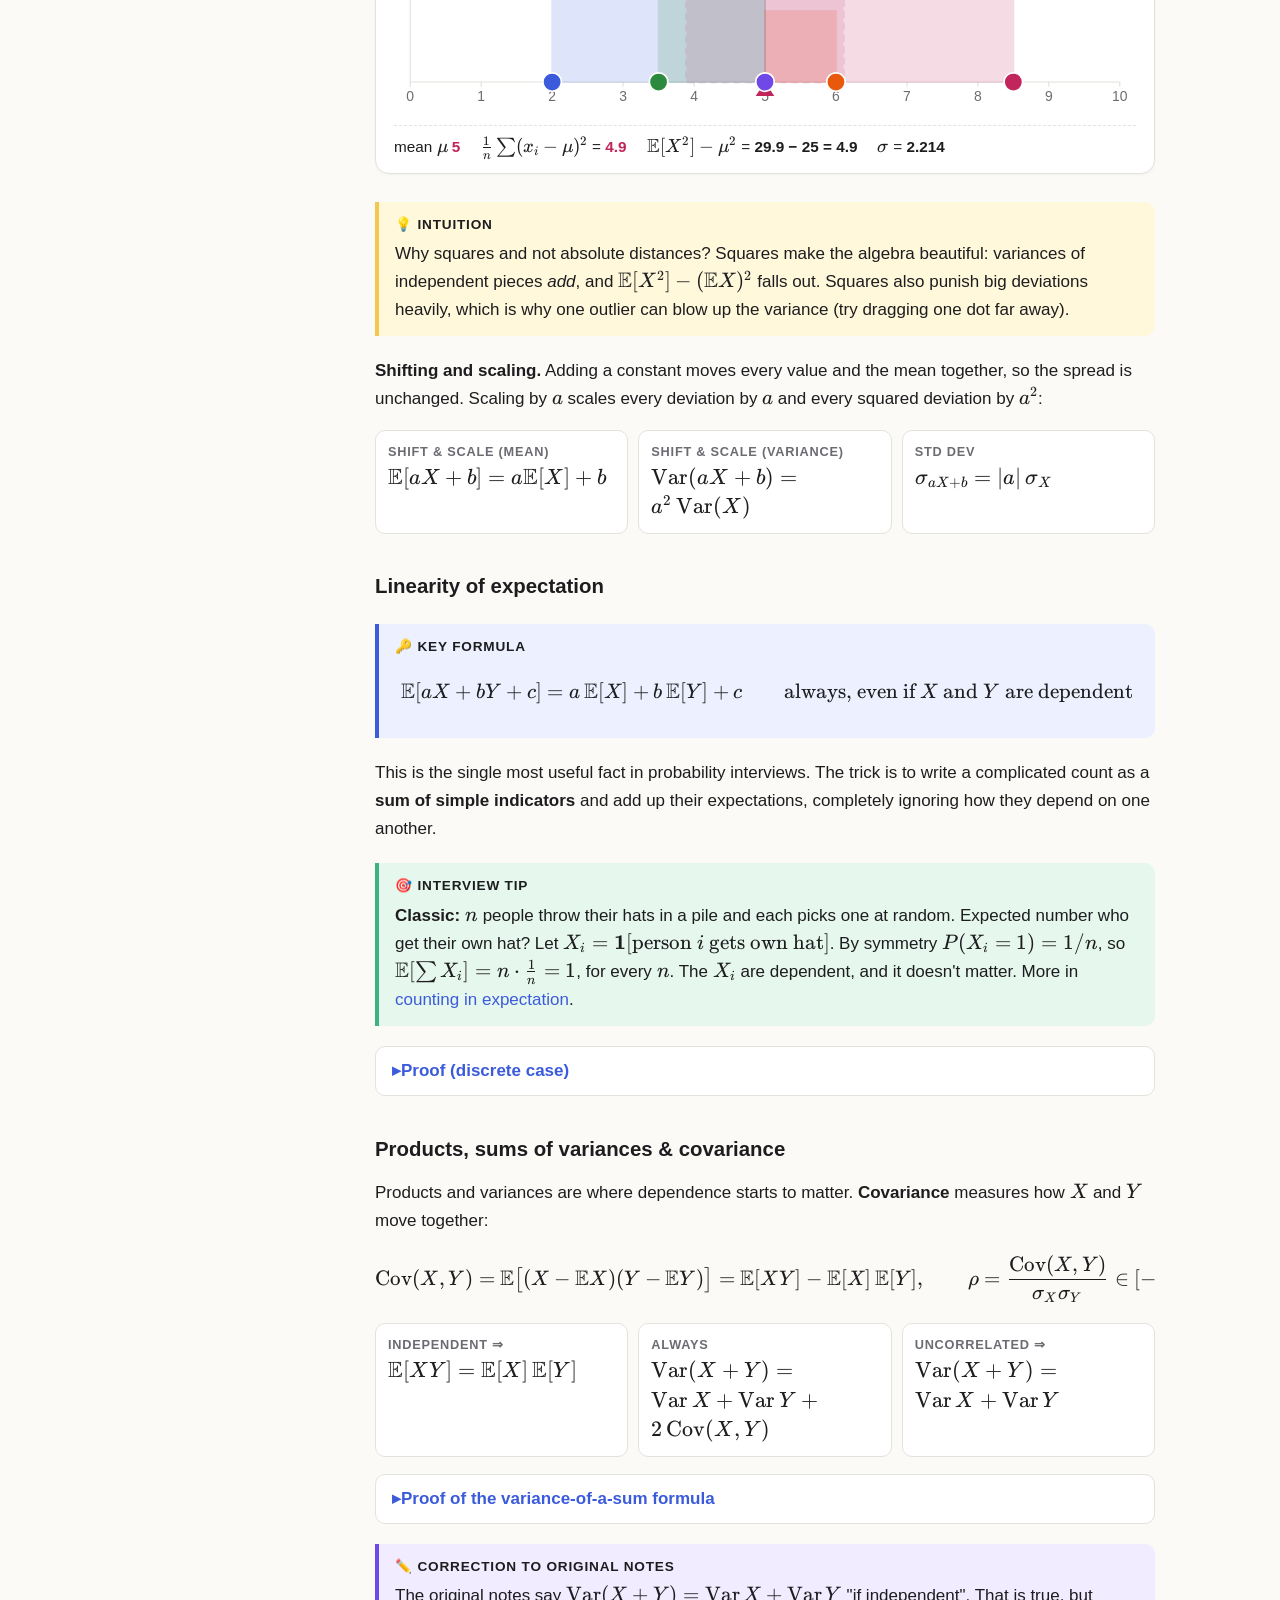
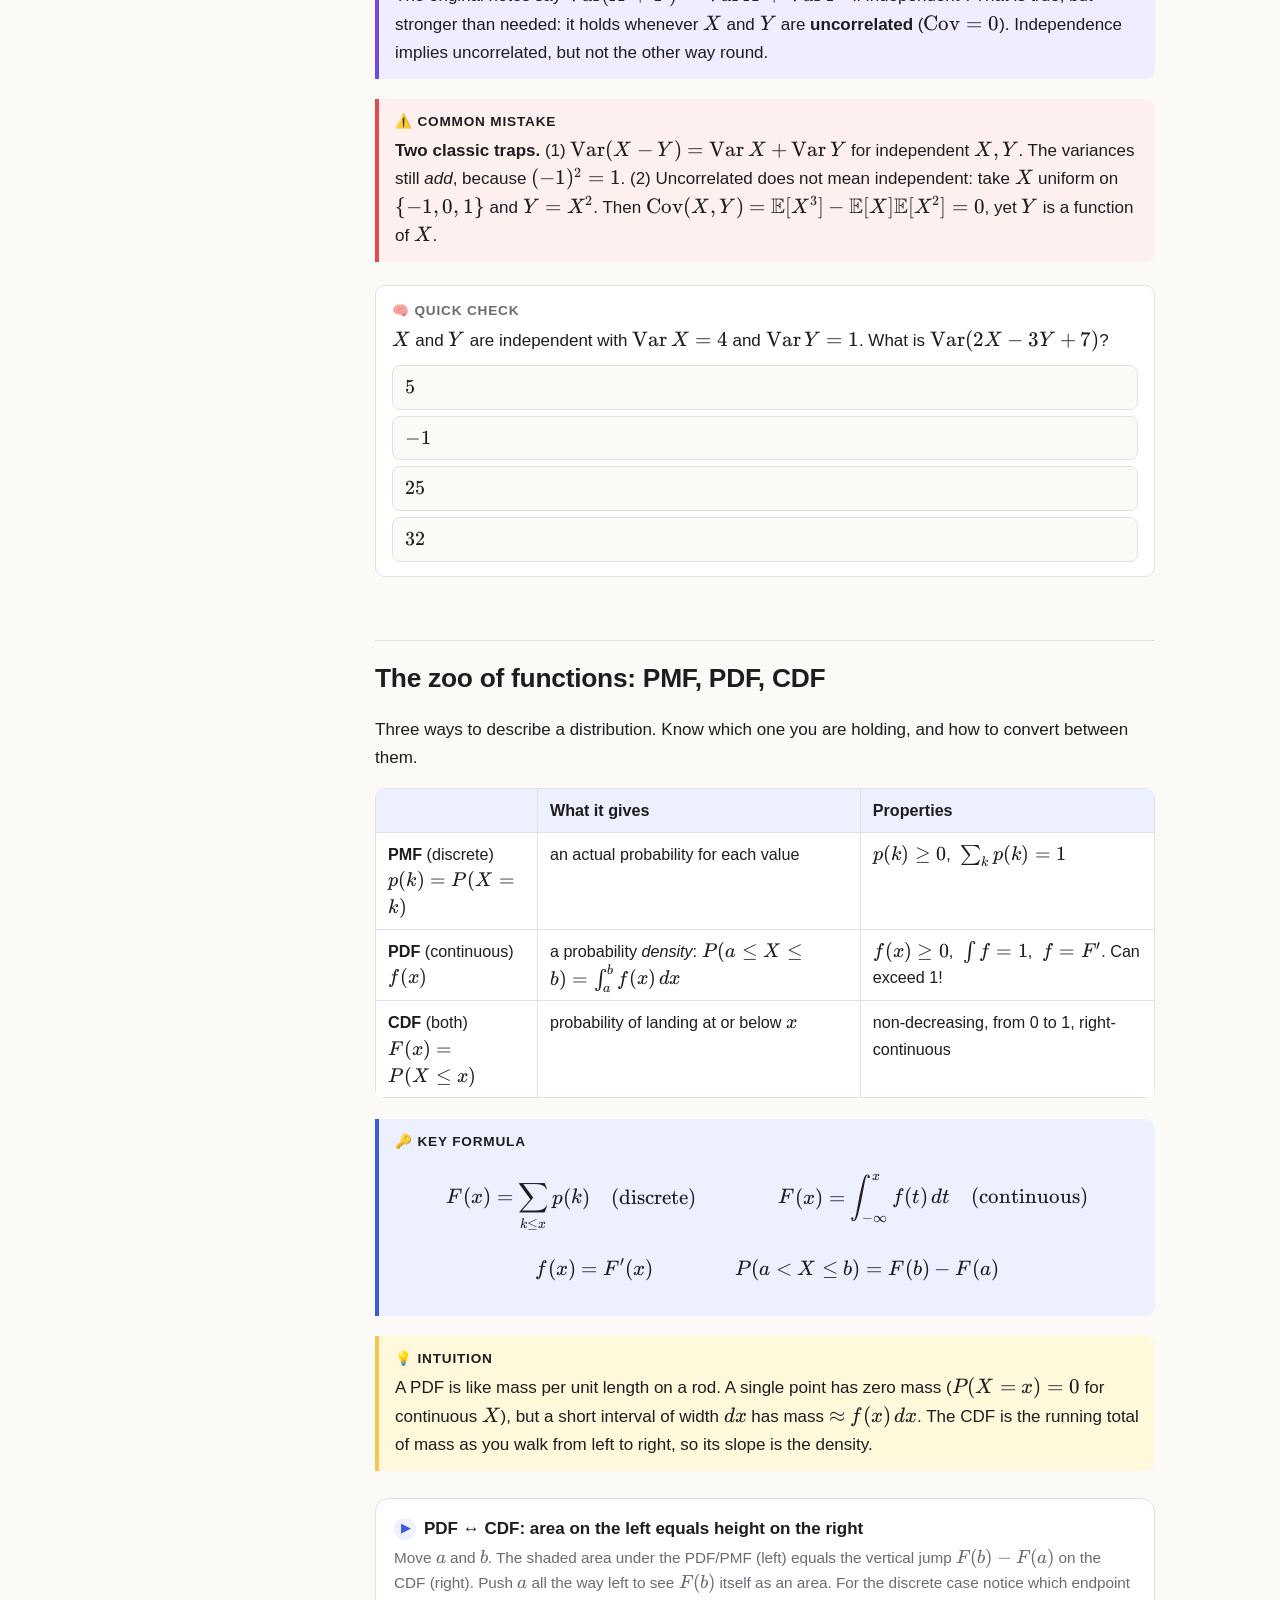
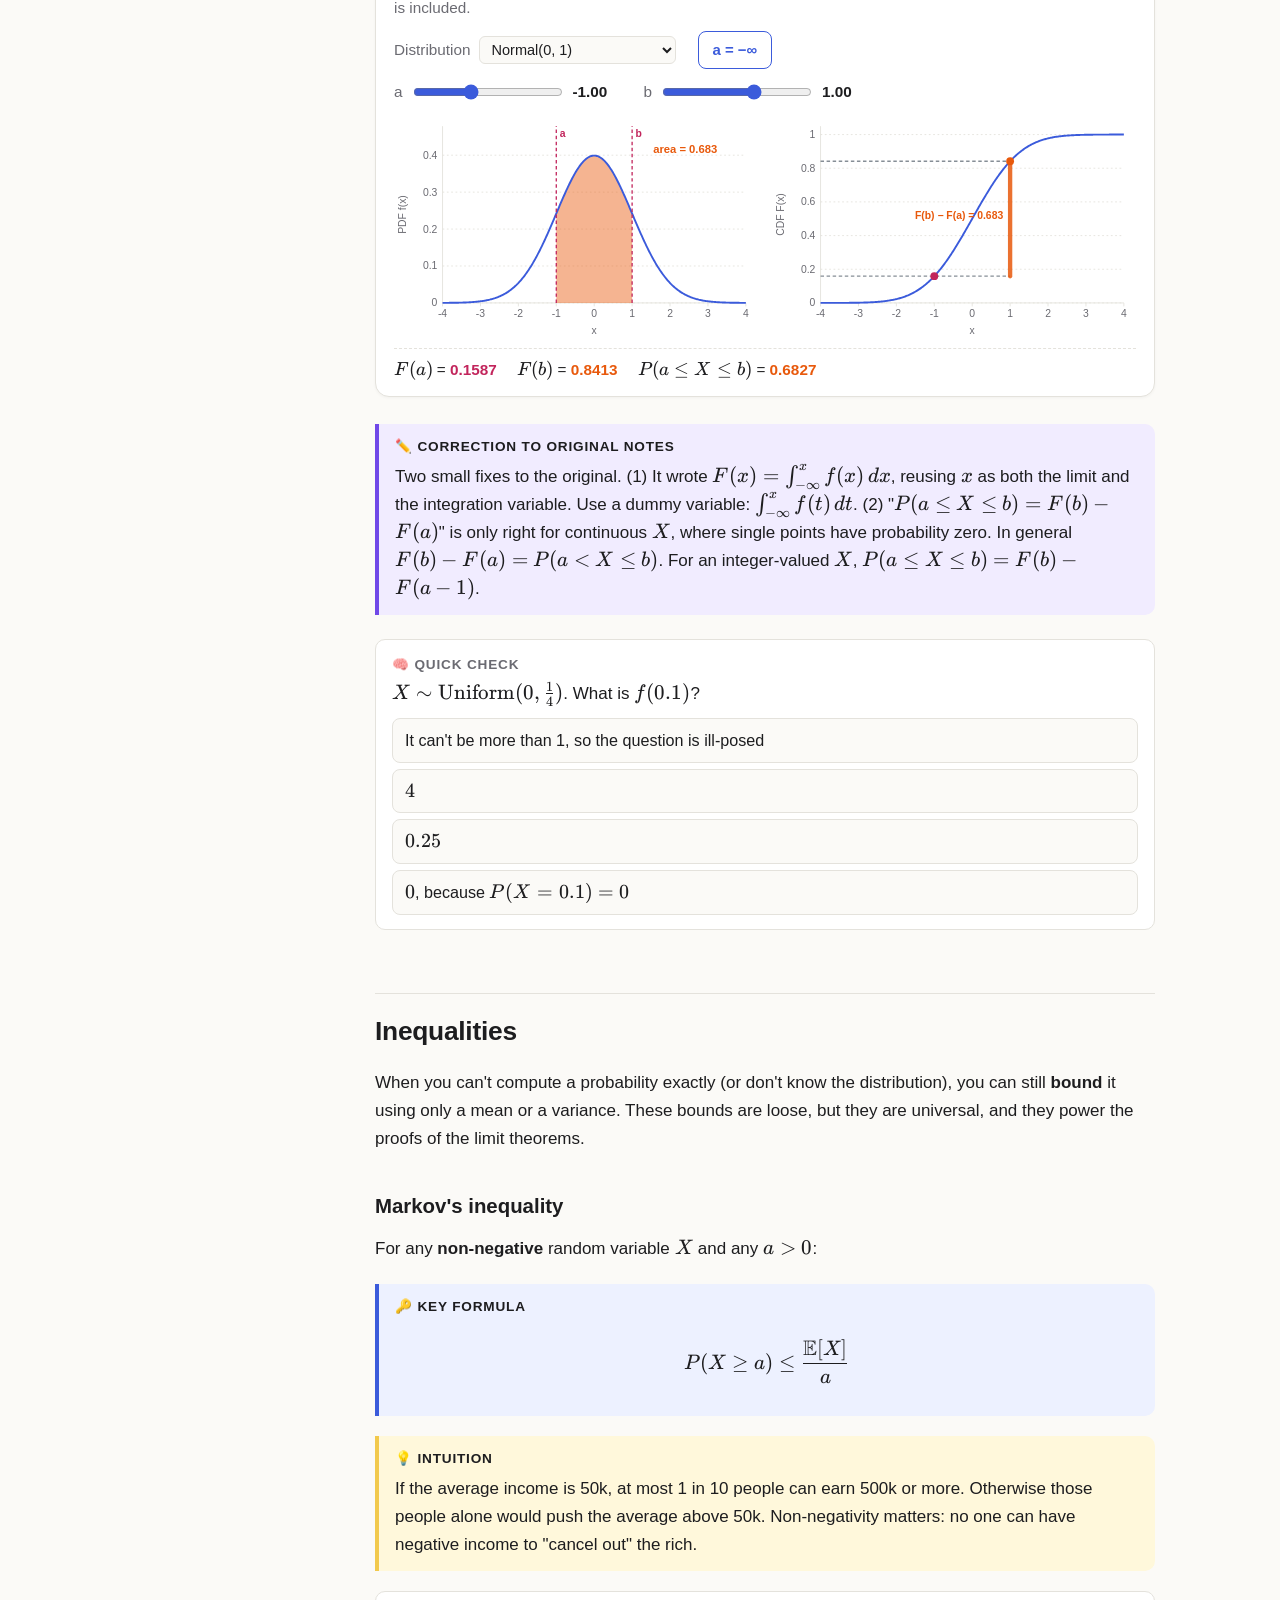
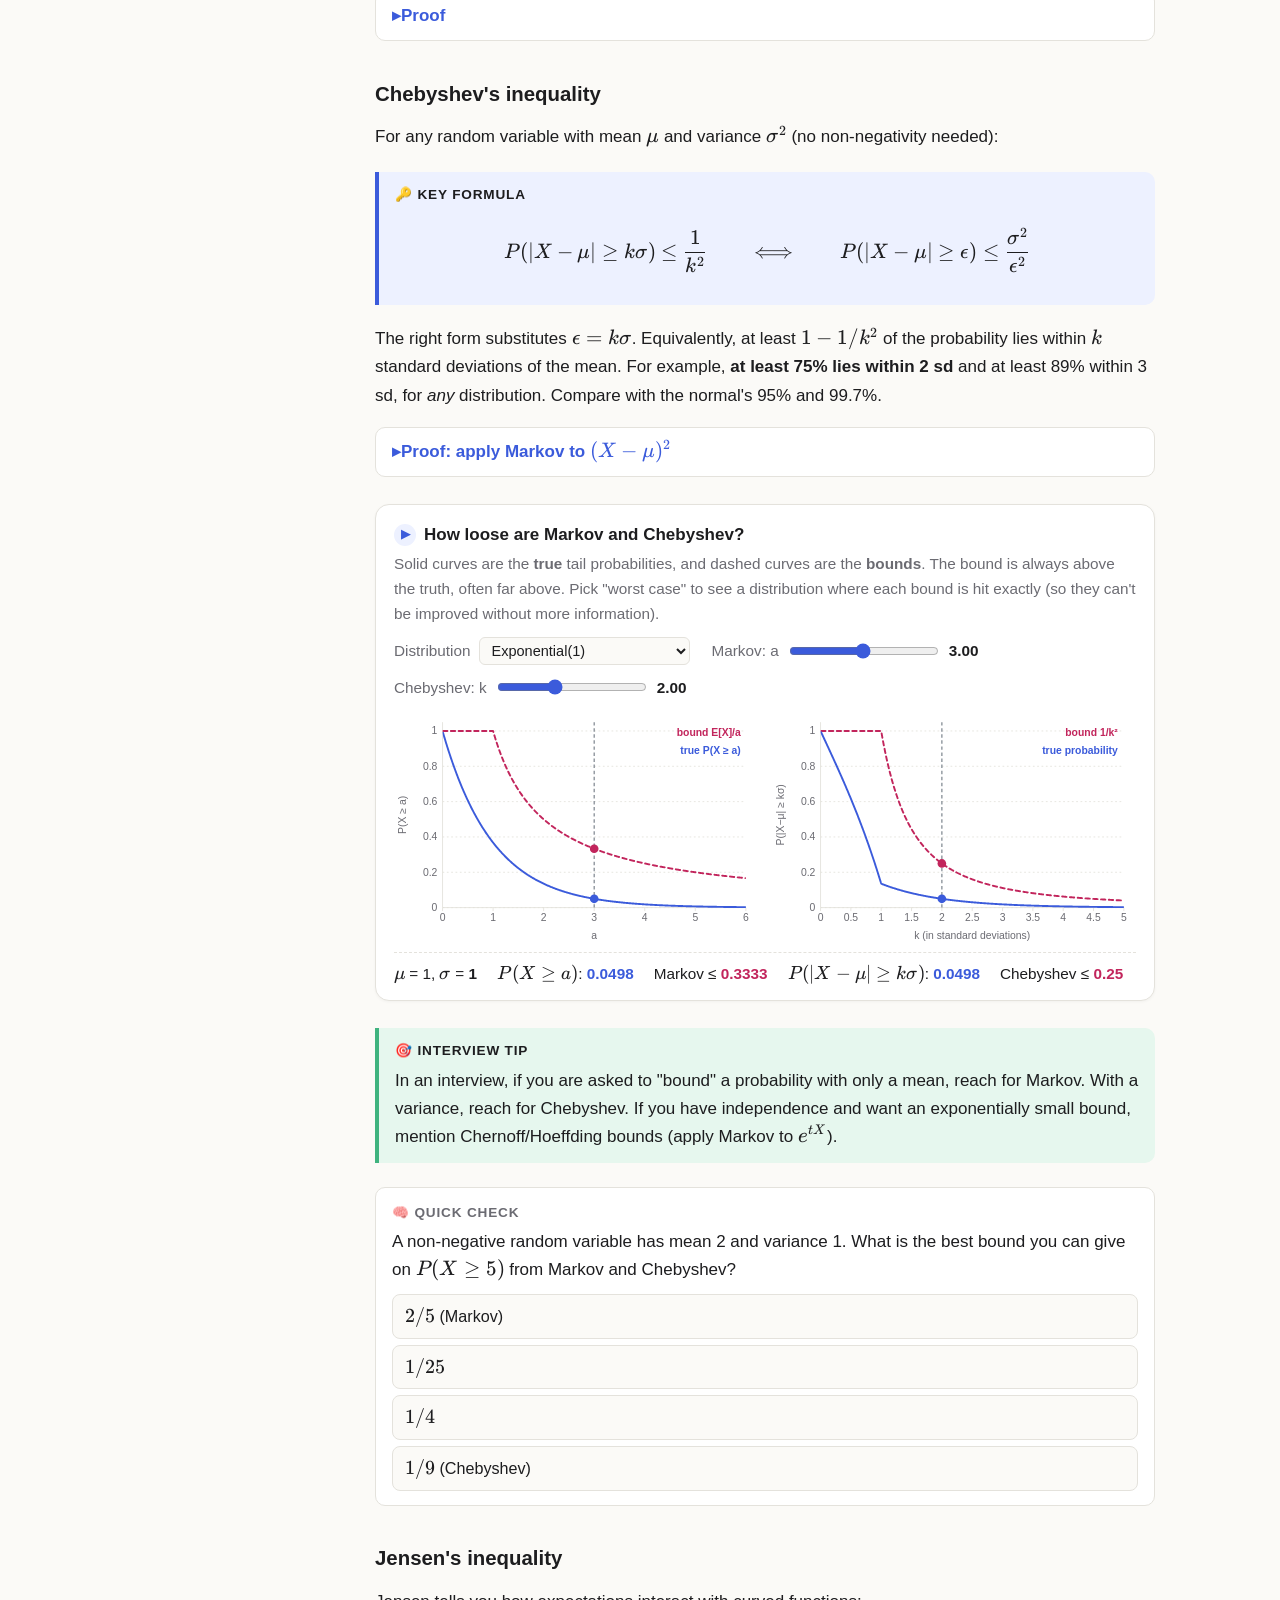
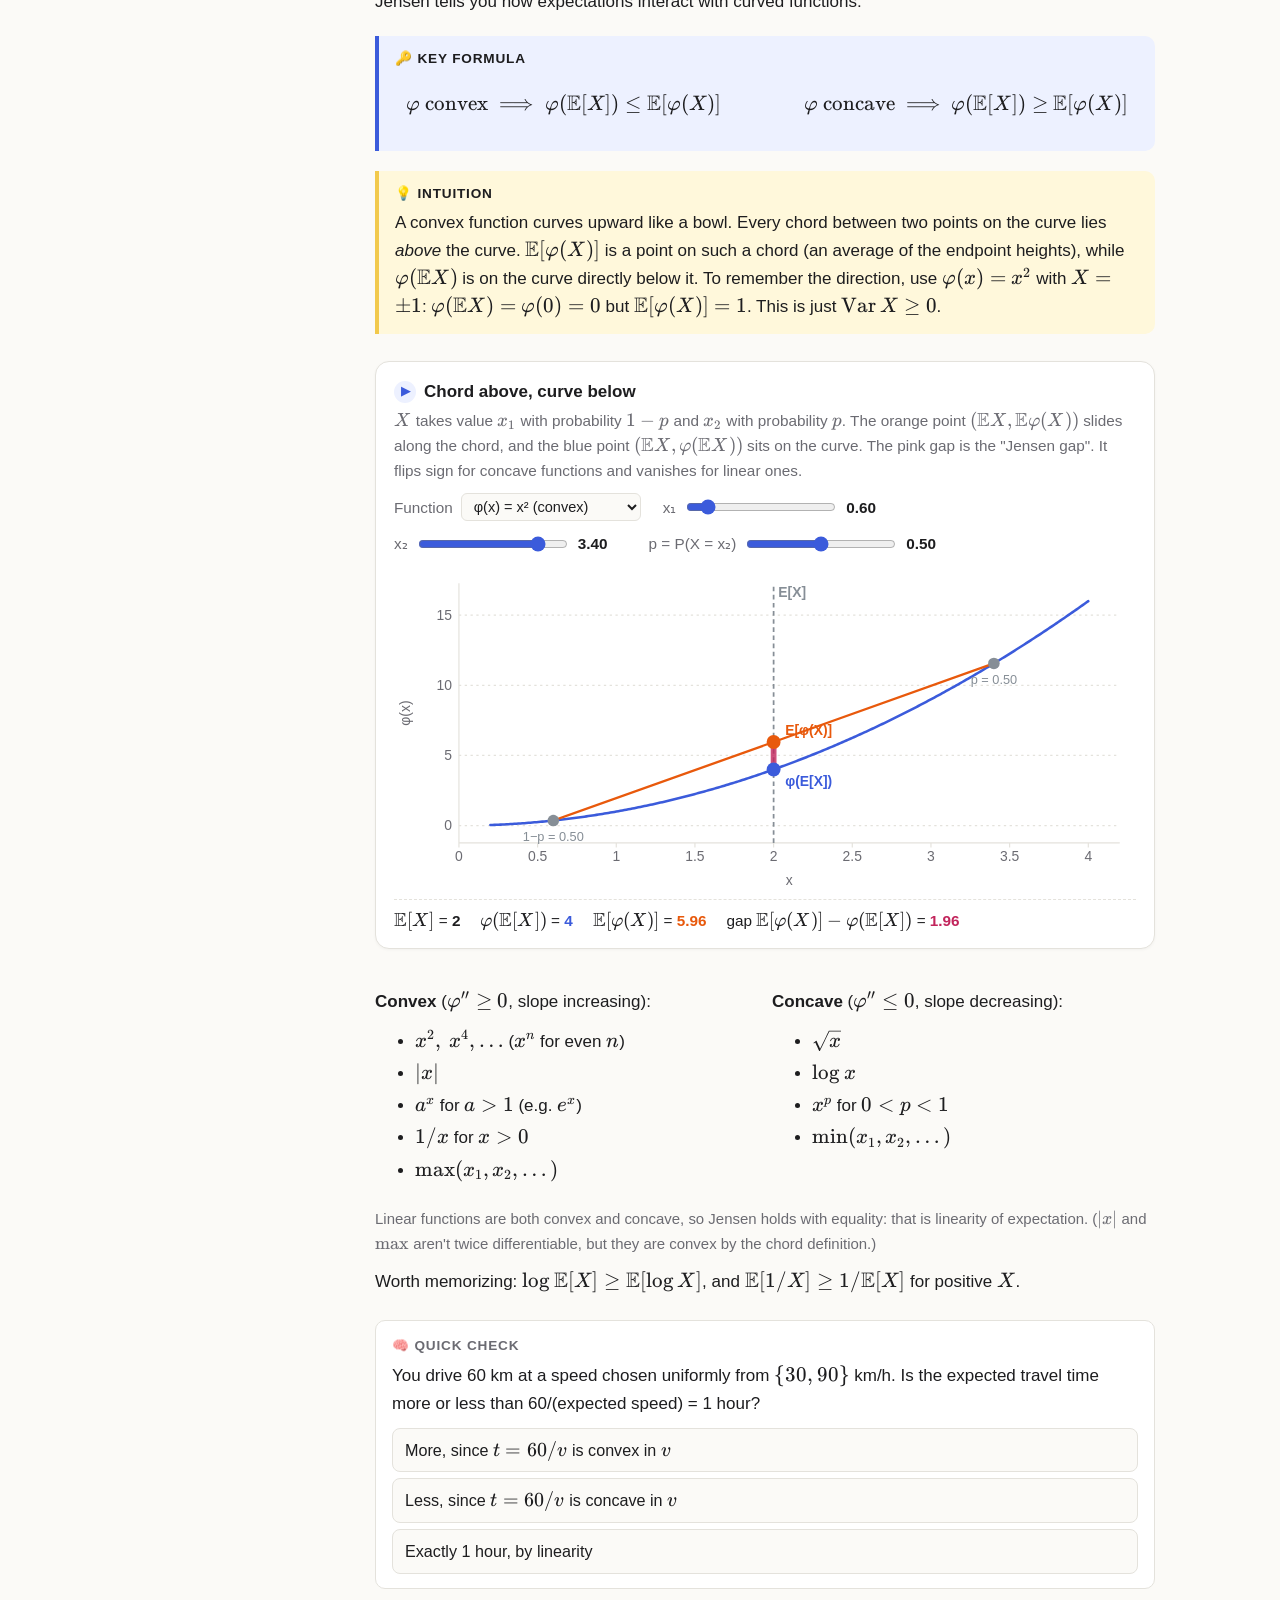
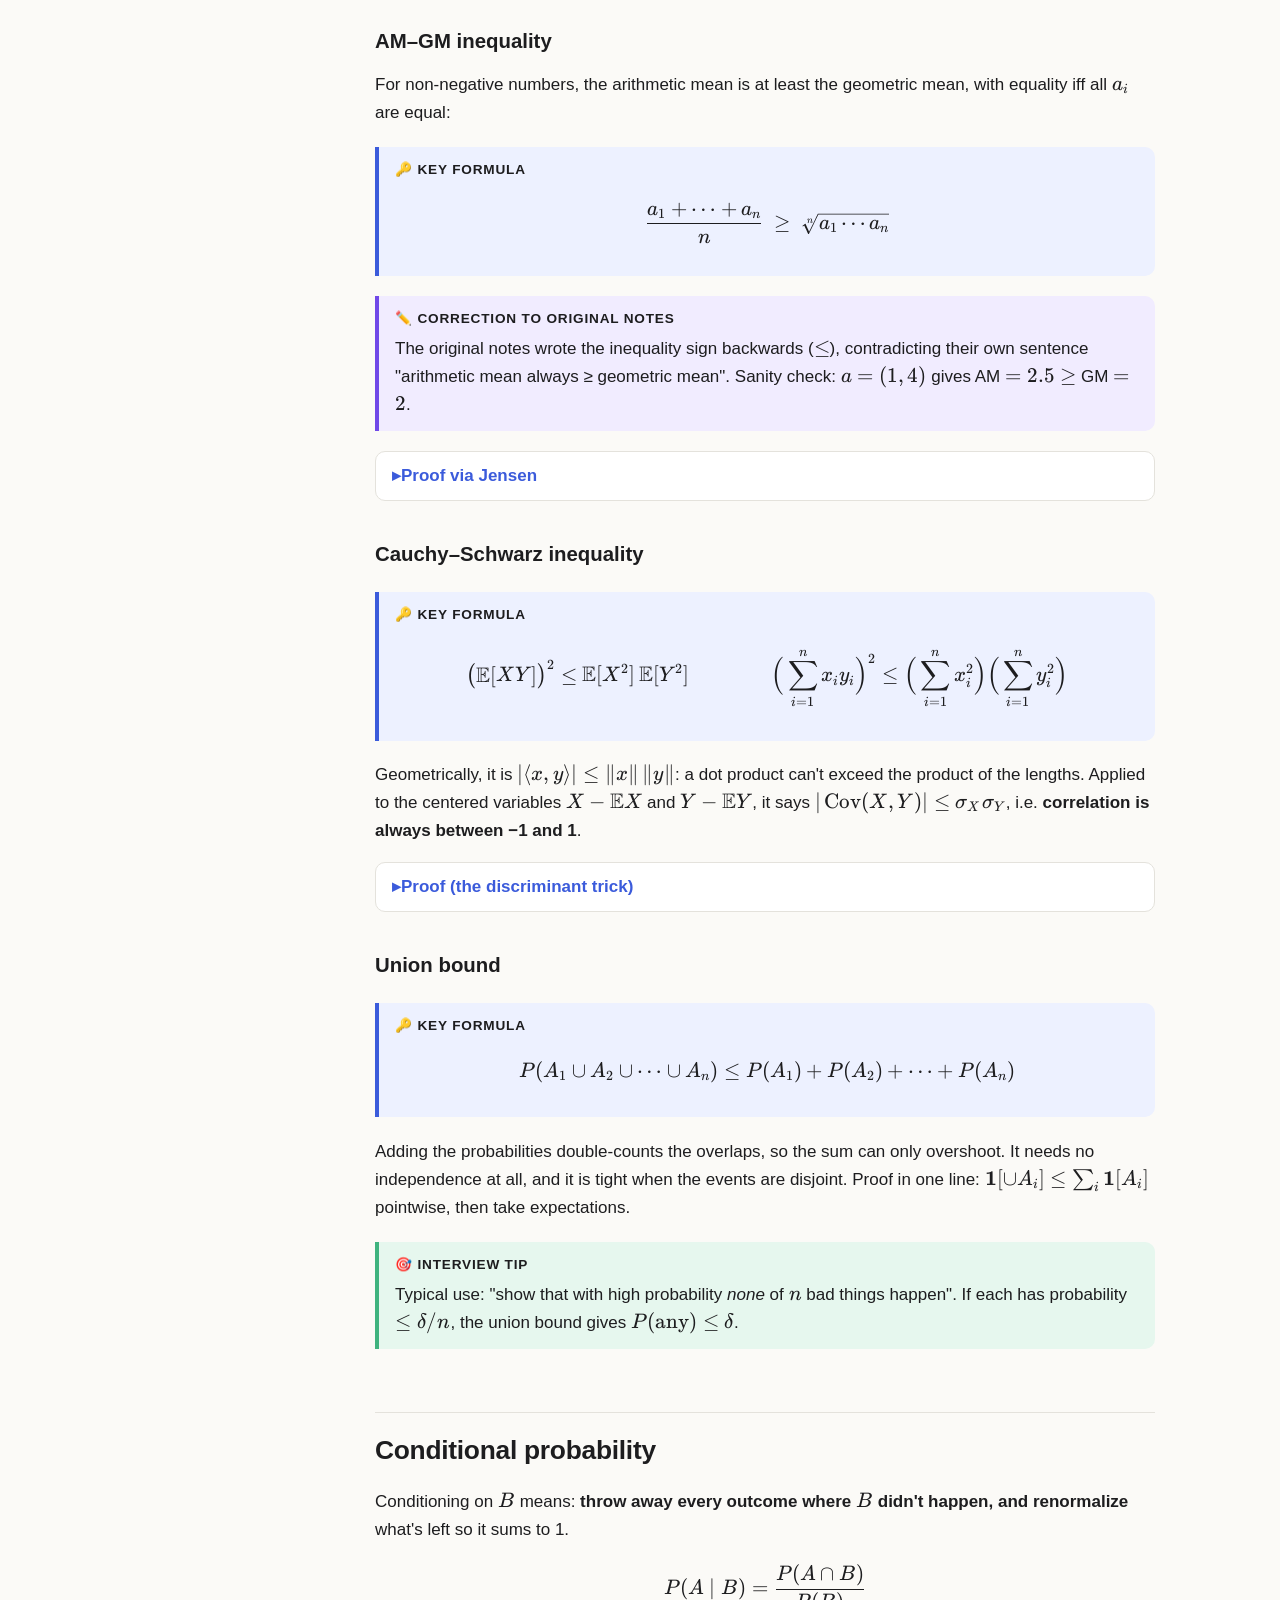
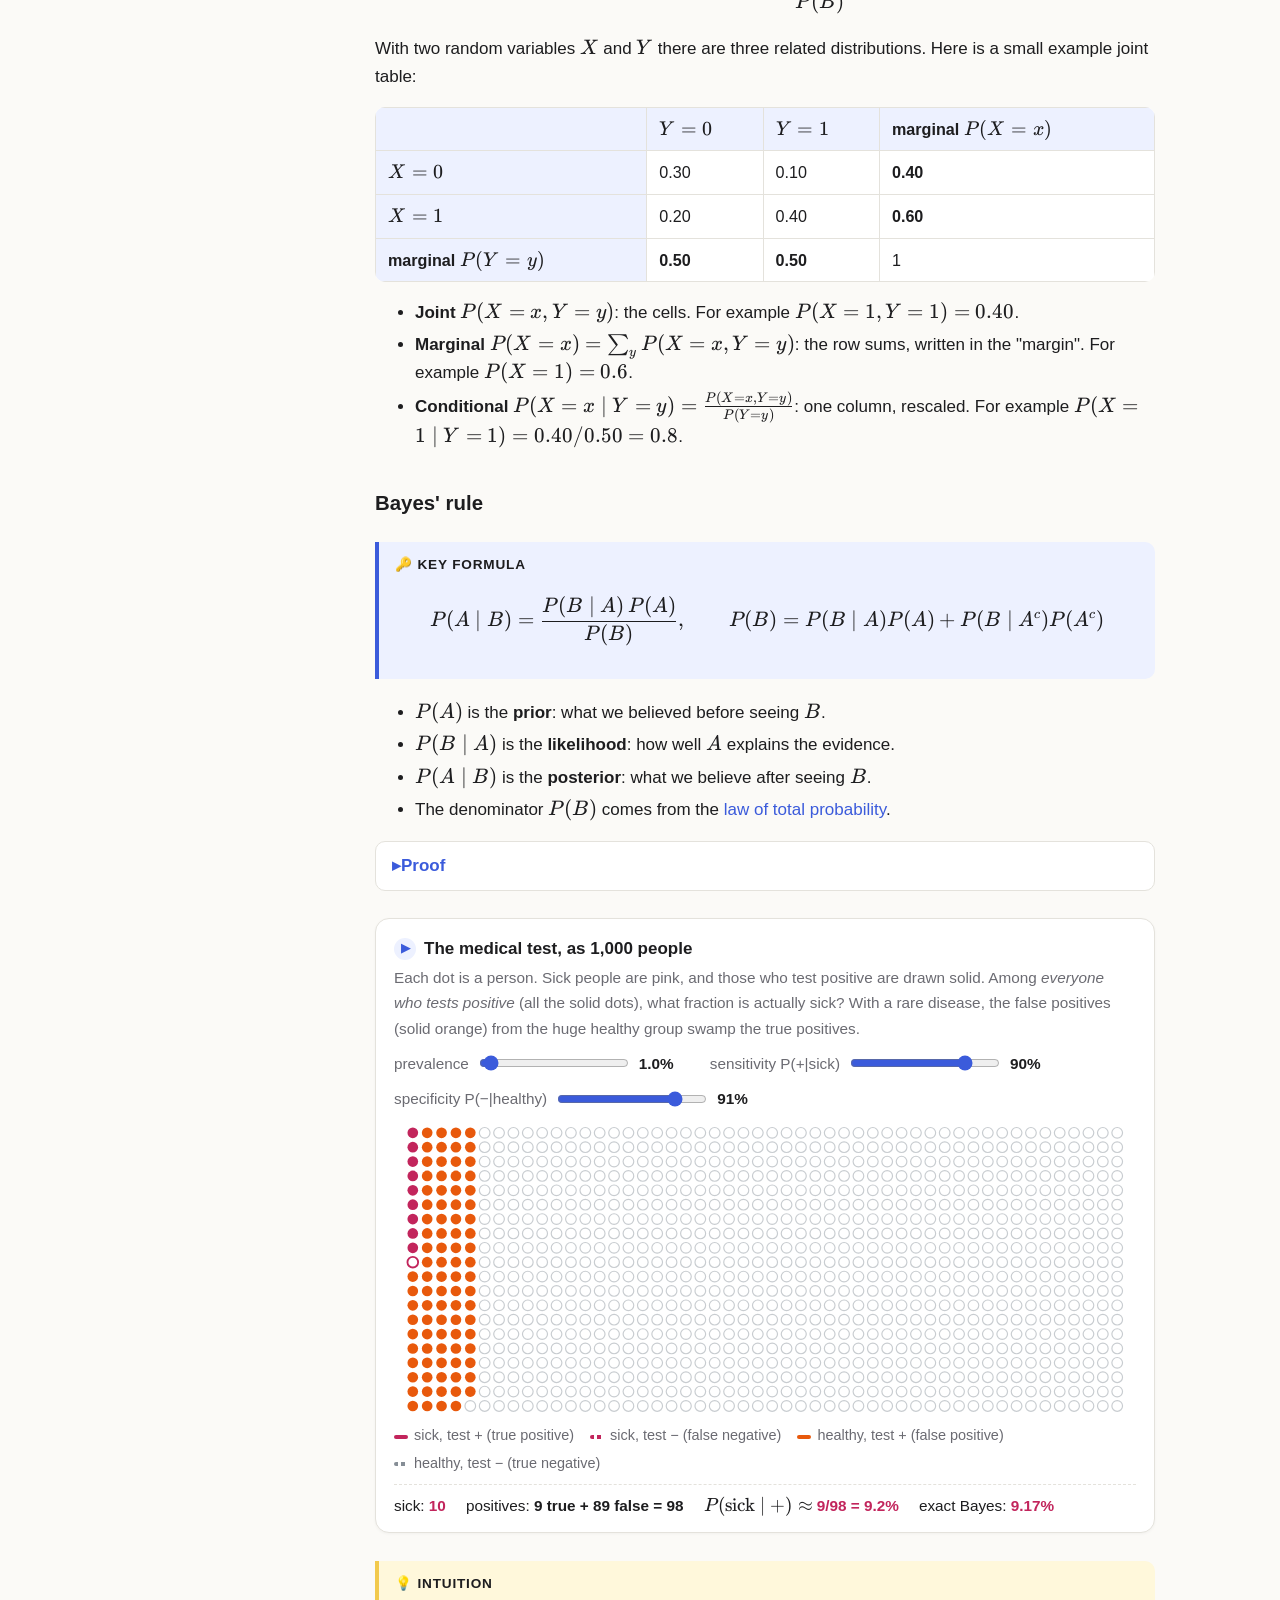
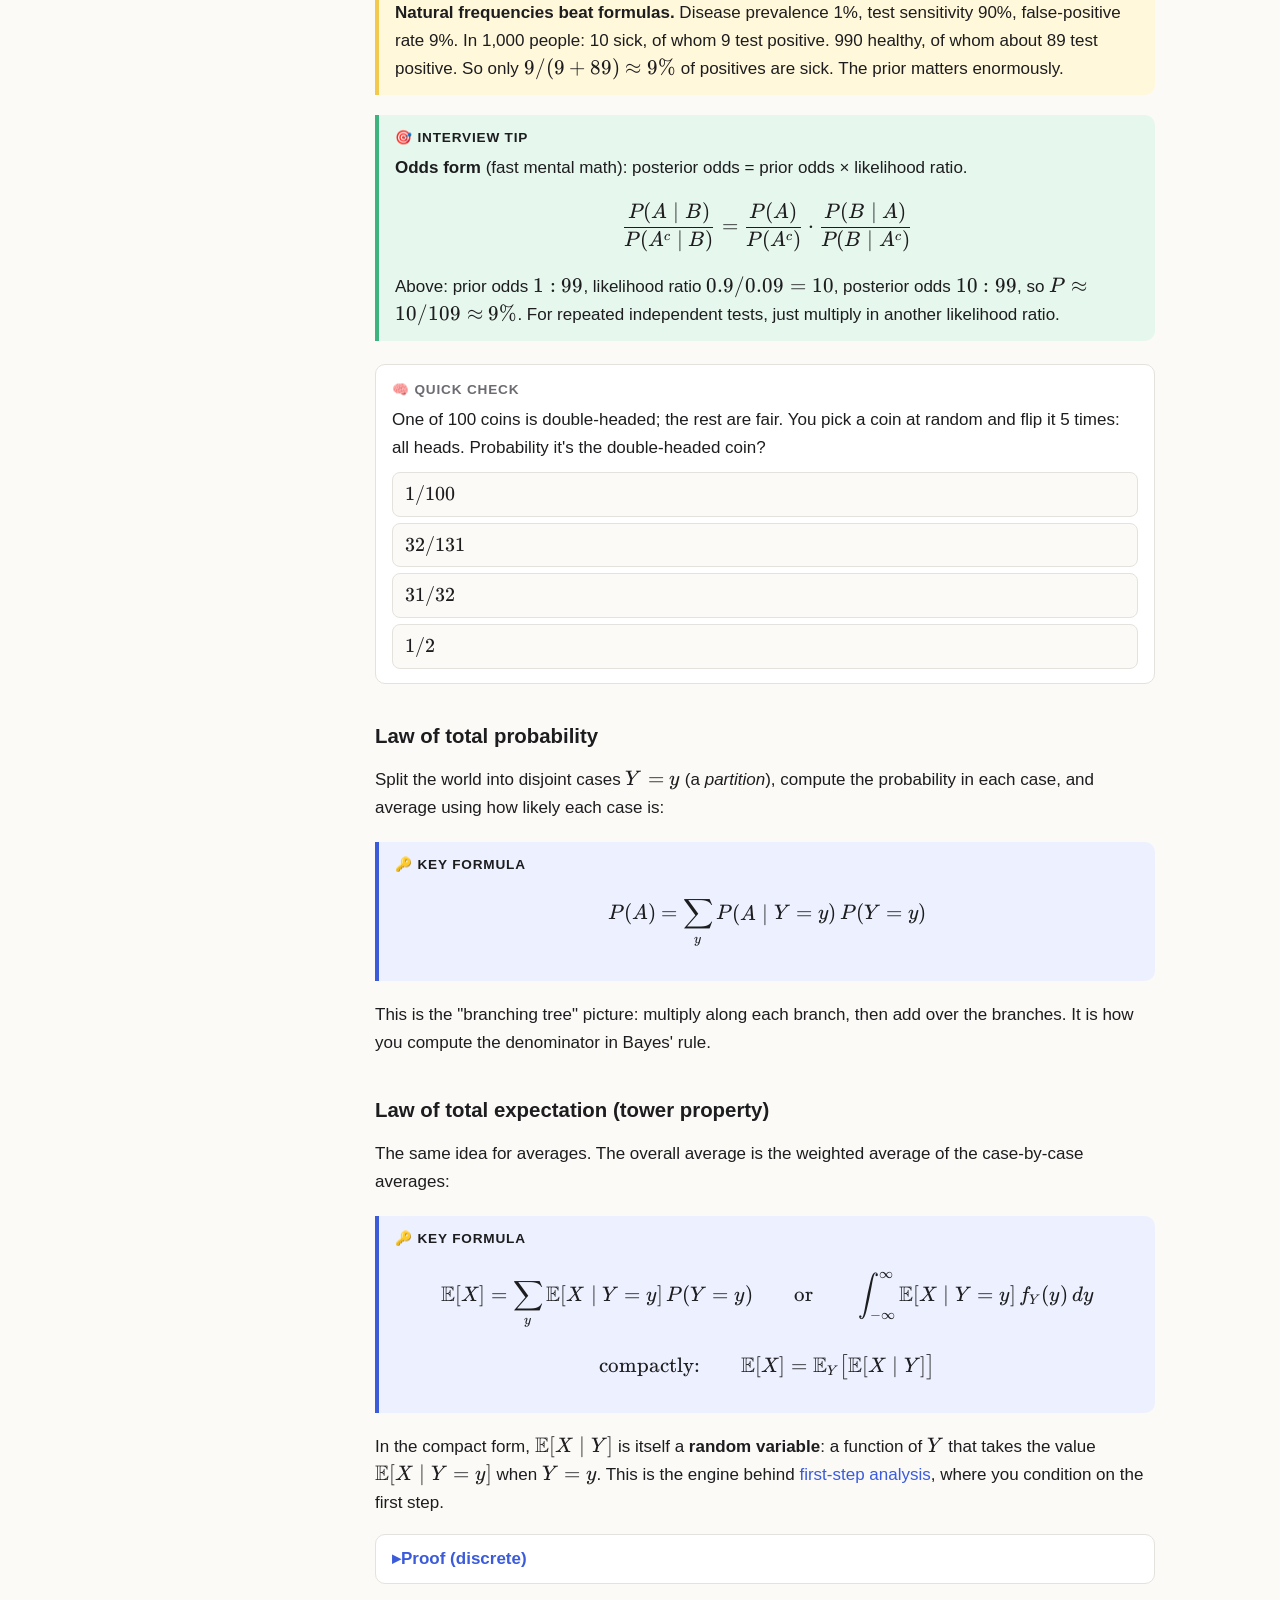
<file: expectation.html>
<!doctype html>
<html lang="en">
<head>
  <meta charset="utf-8" />
  <meta name="viewport" content="width=device-width, initial-scale=1" />
  <title>Expectation, inequalities &amp; limits · Probability, visually</title>
  <link rel="stylesheet" href="assets/katex/katex.min.css" />
  <script src="assets/katex/katex.min.js"></script>
  <script src="assets/katex/contrib/auto-render.min.js"></script>
  <link rel="stylesheet" href="assets/style.css" />
  <script src="assets/lib.js"></script>
  <style>
    #vr-chart svg, #bayes-grid svg, #tree-svg svg { touch-action: none; }
    #vr-chart svg { cursor: ew-resize; overflow: hidden; }
    .tree-node { fill: var(--panel); stroke: var(--line); stroke-width: 1.5; }
    .tree-edge { stroke: var(--c6); stroke-width: 1.5; fill: none; }
    #tree-svg text, #bayes-grid text { font-family: inherit; }
  </style>
</head>
<body data-page="expectation">
<main><div class="content">

<h1>⚖️ Expectation, inequalities &amp; limits</h1>
<p class="lede">The toolkit behind almost every "what's the expected…" or "bound the probability that…" question: what an average really is, how spread is measured, how to bound tails when you can't compute them, how to update beliefs with evidence, and why averages always end up Gaussian.</p>

<!-- ===================================================== EXPECTATION & VARIANCE -->
<h2 id="expectation-variance">Expectation &amp; variance</h2>

<h3 id="expectation">Expectation: the balance point</h3>
<p>The expectation $\E[X]$ is the <strong>probability-weighted average</strong> of the values $X$ can take. Physically, if you place a mass $P(X=x)$ at each point $x$ on a ruler, $\E[X]$ is where the ruler balances. It is also what the average of many independent draws settles down to (that is the <a href="#law-of-large-numbers">law of large numbers</a>).</p>
<div class="callout key">
$$\E[X]=\sum_x x\,P(X=x)\qquad\text{or}\qquad \E[X]=\int_{-\infty}^{\infty}x\,f(x)\,dx$$
</div>
<div class="callout fix"><p>The original notes wrote $\sum_x x\,P(X=k)$. The index must match: it is $\sum_x x\,P(X=x)$.</p></div>

<p><strong>Expectation of a function</strong> (sometimes called LOTUS, the "law of the unconscious statistician"). To get $\E[g(X)]$ you do <em>not</em> need the distribution of $g(X)$. Just average $g$ over the distribution of $X$:</p>
$$\E[g(X)]=\sum_x g(x)\,P(X=x)\qquad\text{or}\qquad \int_{-\infty}^{\infty}g(x)\,f(x)\,dx$$

<div class="callout tip"><p><strong>Worked example.</strong> A fair die $X$: $\E[X]=\frac{1+2+\dots+6}{6}=3.5$ and $\E[X^2]=\frac{1+4+9+16+25+36}{6}=\frac{91}{6}$. Note that $\E[X^2]\neq(\E[X])^2=12.25$. The gap between them is exactly the variance (next).</p></div>

<h3 id="tail-formula">The tail formula</h3>
<p>For a <strong>non-negative</strong> random variable you can skip the density entirely and integrate the <em>survival function</em> $P(X>x)=1-F(x)$:</p>
<div class="callout key">
$$\E[X]=\int_0^\infty P(X>x)\,dx=\int_0^\infty \big(1-F(x)\big)\,dx \qquad\qquad \E[X]=\sum_{k=0}^{\infty}P(X>k)\ \ \text{(non-negative integers)}$$
</div>
<div class="callout intuition"><p>Think of $X$ as a length. A length is the sum of all the little $dx$ slices you pass on the way from $0$ to $X$. Each slice at height $x$ is "counted" exactly when $X>x$, which happens with probability $P(X>x)$. Adding up those probabilities over all slices gives the average length.</p></div>
<details><summary>Proof (one line with indicators)</summary>
  <p>Write $X=\int_0^\infty \1[X>x]\,dx$ (the indicator is 1 for $x\in[0,X)$, so the integral is exactly $X$). Take expectations and swap $\E$ with $\int$ (fine for non-negative integrands):</p>
  $$\E[X]=\int_0^\infty \E\big[\1[X>x]\big]\,dx=\int_0^\infty P(X>x)\,dx.$$
  <p>The discrete version is the same with $X=\sum_{k=0}^{\infty}\1[X>k]$.</p>
</details>

<div class="widget" id="w-tail">
  <div class="widget-title">$\E[X]$ is the area under the survival curve</div>
  <div class="widget-desc">The curve is $P(X>x)$. The shaded area under it equals the mean (dashed line). Drag the parameter and watch the area and the mean move together. Use the strip slider to highlight one slice: its height is $P(X>t)$.</div>
  <div class="controls" id="tl-ctl"></div>
  <div class="controls" id="tl-params"></div>
  <div class="chart" id="tl-chart"></div>
  <div class="readout" id="tl-read"></div>
</div>

<div class="callout tip"><p><strong>Where it shines:</strong> maxima and minima. For a min, $P(\min>x)=\prod_i P(X_i>x)$ is easy, so the tail formula gives $\E[\min]$ immediately. Example: $n$ iid $\Unif(0,1)$ have $\E[\min]=\int_0^1(1-x)^n\,dx=\frac{1}{n+1}$. See <a href="problems.html#max-min-of-n-rvs">max/min of n RVs</a>. For a geometric, $\E[X]=\sum_{k\ge0}(1-p)^k=1/p$ in one line.</p></div>

<h3 id="variance">Variance: average squared distance from the mean</h3>
<p>Variance measures spread: how far, on average, $X$ lands from its mean, where "far" is measured by the <em>squared</em> distance. The standard deviation $\sigma=\sqrt{\Var(X)}$ brings it back to the original units.</p>
<div class="callout key">
$$\Var(X)=\E\big[(X-\E[X])^2\big]=\E[X^2]-(\E[X])^2$$
</div>
<p>The first form is the definition ("mean of squares of deviations"). The second form ("mean of square minus square of mean") is almost always easier to compute.</p>
<details><summary>Proof that the two forms agree</summary>
  <p>Let $\mu=\E[X]$, a constant. Expand and use linearity:</p>
  $$\E[(X-\mu)^2]=\E[X^2]-2\mu\,\E[X]+\mu^2=\E[X^2]-2\mu^2+\mu^2=\E[X^2]-\mu^2.$$
  <p>Since the left side is an average of squares, it is $\ge0$, which proves $\E[X^2]\ge(\E[X])^2$ for free.</p>
</details>

<div class="widget" id="w-var">
  <div class="widget-title">Variance as the average area of squares</div>
  <div class="widget-desc">Each dot is an equally likely value of $X$. <b>Drag the dots</b> left and right. The triangle is the mean (the balance point). Each colored square has side $|x_i-\mu|$, so its area is the squared deviation. The variance is the <em>average</em> square area, drawn as the dashed square of side $\sigma$.</div>
  <div class="controls" id="vr-ctl"></div>
  <div class="chart" id="vr-chart"></div>
  <div class="readout" id="vr-read"></div>
</div>

<div class="callout intuition"><p>Why squares and not absolute distances? Squares make the algebra beautiful: variances of independent pieces <em>add</em>, and $\E[X^2]-(\E X)^2$ falls out. Squares also punish big deviations heavily, which is why one outlier can blow up the variance (try dragging one dot far away).</p></div>

<p><strong>Shifting and scaling.</strong> Adding a constant moves every value and the mean together, so the spread is unchanged. Scaling by $a$ scales every deviation by $a$ and every squared deviation by $a^2$:</p>
<div class="facts">
  <div class="fact"><div class="label">Shift &amp; scale (mean)</div><div class="val">$\E[aX+b]=a\E[X]+b$</div></div>
  <div class="fact"><div class="label">Shift &amp; scale (variance)</div><div class="val">$\Var(aX+b)=a^2\Var(X)$</div></div>
  <div class="fact"><div class="label">Std dev</div><div class="val">$\sigma_{aX+b}=|a|\,\sigma_X$</div></div>
</div>

<h3 id="linearity-of-expectation">Linearity of expectation</h3>
<div class="callout key">
$$\E[aX+bY+c]=a\,\E[X]+b\,\E[Y]+c \qquad\text{always, even if $X$ and $Y$ are dependent}$$
</div>
<p>This is the single most useful fact in probability interviews. The trick is to write a complicated count as a <strong>sum of simple indicators</strong> and add up their expectations, completely ignoring how they depend on one another.</p>
<div class="callout tip"><p><strong>Classic:</strong> $n$ people throw their hats in a pile and each picks one at random. Expected number who get their own hat? Let $X_i=\1[\text{person } i \text{ gets own hat}]$. By symmetry $P(X_i=1)=1/n$, so $\E[\sum X_i]=n\cdot\frac1n=1$, for every $n$. The $X_i$ are dependent, and it doesn't matter. More in <a href="problems.html#counting-in-expectation">counting in expectation</a>.</p></div>
<details><summary>Proof (discrete case)</summary>
  $$\E[X+Y]=\sum_{x,y}(x+y)P(X=x,Y=y)=\sum_x x\underbrace{\sum_y P(x,y)}_{P(X=x)}+\sum_y y\underbrace{\sum_x P(x,y)}_{P(Y=y)}=\E[X]+\E[Y].$$
  <p>Only marginals appear, so no independence is needed.</p>
</details>

<h3 id="covariance">Products, sums of variances &amp; covariance</h3>
<p>Products and variances are where dependence starts to matter. <strong>Covariance</strong> measures how $X$ and $Y$ move together:</p>
$$\Cov(X,Y)=\E\big[(X-\E X)(Y-\E Y)\big]=\E[XY]-\E[X]\,\E[Y],\qquad \rho=\frac{\Cov(X,Y)}{\sigma_X\sigma_Y}\in[-1,1].$$
<div class="facts">
  <div class="fact"><div class="label">Independent ⇒</div><div class="val">$\E[XY]=\E[X]\,\E[Y]$</div></div>
  <div class="fact"><div class="label">Always</div><div class="val">$\Var(X+Y)=\Var X+\Var Y+2\Cov(X,Y)$</div></div>
  <div class="fact"><div class="label">Uncorrelated ⇒</div><div class="val">$\Var(X+Y)=\Var X+\Var Y$</div></div>
</div>
<details><summary>Proof of the variance-of-a-sum formula</summary>
  <p>Let $\tilde X=X-\E X$ and $\tilde Y=Y-\E Y$. Then</p>
  $$\Var(X+Y)=\E[(\tilde X+\tilde Y)^2]=\E[\tilde X^2]+\E[\tilde Y^2]+2\E[\tilde X\tilde Y]=\Var X+\Var Y+2\Cov(X,Y).$$
  <p>More generally $\Var\big(\sum_i X_i\big)=\sum_i\Var X_i+2\sum_{i&lt;j}\Cov(X_i,X_j)$.</p>
</details>
<div class="callout fix"><p>The original notes say $\Var(X+Y)=\Var X+\Var Y$ "if independent". That is true, but stronger than needed: it holds whenever $X$ and $Y$ are <strong>uncorrelated</strong> ($\Cov=0$). Independence implies uncorrelated, but not the other way round.</p></div>
<div class="callout warn"><p><strong>Two classic traps.</strong> (1) $\Var(X-Y)=\Var X+\Var Y$ for independent $X,Y$. The variances still <em>add</em>, because $(-1)^2=1$. (2) Uncorrelated does not mean independent: take $X$ uniform on $\{-1,0,1\}$ and $Y=X^2$. Then $\Cov(X,Y)=\E[X^3]-\E[X]\E[X^2]=0$, yet $Y$ is a function of $X$.</p></div>

<div class="quiz" data-answer="2">
  <div class="q">$X$ and $Y$ are independent with $\Var X=4$ and $\Var Y=1$. What is $\Var(2X-3Y+7)$?</div>
  <ul><li>$5$</li><li>$-1$</li><li>$25$</li><li>$32$</li></ul>
  <div class="explain">Constants vanish, coefficients get squared, and variances add even with a minus sign: $2^2\cdot4+3^2\cdot1=16+9=25$.</div>
</div>

<!-- ===================================================== PMF / PDF / CDF -->
<h2 id="pmf-pdf-cdf">The zoo of functions: PMF, PDF, CDF</h2>
<p>Three ways to describe a distribution. Know which one you are holding, and how to convert between them.</p>

<table>
  <tr><th></th><th>What it gives</th><th>Properties</th></tr>
  <tr><td><strong>PMF</strong> (discrete)<br>$p(k)=P(X=k)$</td><td>an actual probability for each value</td><td>$p(k)\ge0$, $\ \sum_k p(k)=1$</td></tr>
  <tr><td><strong>PDF</strong> (continuous)<br>$f(x)$</td><td>a probability <em>density</em>: $P(a\le X\le b)=\int_a^b f(x)\,dx$</td><td>$f(x)\ge0$, $\ \int f=1$, $\ f=F'$. Can exceed 1!</td></tr>
  <tr><td><strong>CDF</strong> (both)<br>$F(x)=P(X\le x)$</td><td>probability of landing at or below $x$</td><td>non-decreasing, from 0 to 1, right-continuous</td></tr>
</table>

<div class="callout key">
$$F(x)=\sum_{k\le x}p(k)\quad\text{(discrete)}\qquad\qquad F(x)=\int_{-\infty}^{x}f(t)\,dt\quad\text{(continuous)}$$
$$f(x)=F'(x)\qquad\qquad P(a&lt;X\le b)=F(b)-F(a)$$
</div>

<div class="callout intuition"><p>A PDF is like mass per unit length on a rod. A single point has zero mass ($P(X=x)=0$ for continuous $X$), but a short interval of width $dx$ has mass $\approx f(x)\,dx$. The CDF is the running total of mass as you walk from left to right, so its slope is the density.</p></div>

<div class="widget" id="w-cdf">
  <div class="widget-title">PDF ↔ CDF: area on the left equals height on the right</div>
  <div class="widget-desc">Move $a$ and $b$. The shaded area under the PDF/PMF (left) equals the vertical jump $F(b)-F(a)$ on the CDF (right). Push $a$ all the way left to see $F(b)$ itself as an area. For the discrete case notice which endpoint is included.</div>
  <div class="controls" id="cd-ctl"></div>
  <div class="controls" id="cd-params"></div>
  <div class="twocol"><div class="chart" id="cd-pdf"></div><div class="chart" id="cd-cdf"></div></div>
  <div class="readout" id="cd-read"></div>
</div>

<div class="callout fix"><p>Two small fixes to the original. (1) It wrote $F(x)=\int_{-\infty}^x f(x)\,dx$, reusing $x$ as both the limit and the integration variable. Use a dummy variable: $\int_{-\infty}^x f(t)\,dt$. (2) "$P(a\le X\le b)=F(b)-F(a)$" is only right for continuous $X$, where single points have probability zero. In general $F(b)-F(a)=P(a&lt;X\le b)$. For an integer-valued $X$, $P(a\le X\le b)=F(b)-F(a-1)$.</p></div>

<div class="quiz" data-answer="1">
  <div class="q">$X\sim\Unif(0,\tfrac14)$. What is $f(0.1)$?</div>
  <ul><li>It can't be more than 1, so the question is ill-posed</li><li>$4$</li><li>$0.25$</li><li>$0$, because $P(X=0.1)=0$</li></ul>
  <div class="explain">The density is $1/(b-a)=4$ on $[0,\tfrac14]$. Densities can exceed 1; only <em>areas</em> under them are probabilities. And yes, $P(X=0.1)=0$, but that is a probability, not the density.</div>
</div>

<!-- ===================================================== INEQUALITIES -->
<h2 id="inequalities">Inequalities</h2>
<p>When you can't compute a probability exactly (or don't know the distribution), you can still <strong>bound</strong> it using only a mean or a variance. These bounds are loose, but they are universal, and they power the proofs of the limit theorems.</p>

<h3 id="markov-s-inequality">Markov's inequality</h3>
<p>For any <strong>non-negative</strong> random variable $X$ and any $a>0$:</p>
<div class="callout key">$$P(X\ge a)\le\frac{\E[X]}{a}$$</div>
<div class="callout intuition"><p>If the average income is 50k, at most 1 in 10 people can earn 500k or more. Otherwise those people alone would push the average above 50k. Non-negativity matters: no one can have negative income to "cancel out" the rich.</p></div>
<details><summary>Proof</summary>
  <p>Drop the part of the sum below $a$ (it's non-negative), then replace each remaining $x$ by the smaller value $a$:</p>
  $$\E[X]\ge\sum_{x\ge a}x\,P(X=x)\ge a\sum_{x\ge a}P(X=x)=a\,P(X\ge a).$$
  <p>Slicker version for any $X\ge0$: pointwise $a\,\1[X\ge a]\le X$. Take expectations to get $a\,P(X\ge a)\le\E[X]$.</p>
</details>

<h3 id="chebyshev-s-inequality">Chebyshev's inequality</h3>
<p>For any random variable with mean $\mu$ and variance $\sigma^2$ (no non-negativity needed):</p>
<div class="callout key">$$P(|X-\mu|\ge k\sigma)\le\frac{1}{k^2}\qquad\Longleftrightarrow\qquad P(|X-\mu|\ge\epsilon)\le\frac{\sigma^2}{\epsilon^2}$$</div>
<p>The right form substitutes $\epsilon=k\sigma$. Equivalently, at least $1-1/k^2$ of the probability lies within $k$ standard deviations of the mean. For example, <strong>at least 75% lies within 2 sd</strong> and at least 89% within 3 sd, for <em>any</em> distribution. Compare with the normal's 95% and 99.7%.</p>
<details><summary>Proof: apply Markov to $(X-\mu)^2$</summary>
  $$P(|X-\mu|\ge k\sigma)=P\big((X-\mu)^2\ge k^2\sigma^2\big)\le\frac{\E[(X-\mu)^2]}{k^2\sigma^2}=\frac{\sigma^2}{k^2\sigma^2}=\frac1{k^2}.$$
  <p>The square makes the variable non-negative, which is exactly what Markov needs.</p>
</details>

<div class="widget" id="w-bounds">
  <div class="widget-title">How loose are Markov and Chebyshev?</div>
  <div class="widget-desc">Solid curves are the <b>true</b> tail probabilities, and dashed curves are the <b>bounds</b>. The bound is always above the truth, often far above. Pick "worst case" to see a distribution where each bound is hit exactly (so they can't be improved without more information).</div>
  <div class="controls" id="bd-ctl"></div>
  <div class="twocol"><div class="chart" id="bd-markov"></div><div class="chart" id="bd-cheb"></div></div>
  <div class="readout" id="bd-read"></div>
</div>

<div class="callout tip"><p>In an interview, if you are asked to "bound" a probability with only a mean, reach for Markov. With a variance, reach for Chebyshev. If you have independence and want an exponentially small bound, mention Chernoff/Hoeffding bounds (apply Markov to $e^{tX}$).</p></div>

<div class="quiz" data-answer="3">
  <div class="q">A non-negative random variable has mean 2 and variance 1. What is the best bound you can give on $P(X\ge 5)$ from Markov and Chebyshev?</div>
  <ul><li>$2/5$ (Markov)</li><li>$1/25$</li><li>$1/4$</li><li>$1/9$ (Chebyshev)</li></ul>
  <div class="explain">Markov gives $2/5=0.4$. Chebyshev: $X\ge5$ means $|X-2|\ge3=3\sigma$, so $P\le1/9\approx0.11$. Take the better (smaller) one: $1/9$. (A one-sided version, Cantelli's inequality, gives the slightly better $1/10$.)</div>
</div>

<h3 id="jensen-s-inequality">Jensen's inequality</h3>
<p>Jensen tells you how expectations interact with curved functions:</p>
<div class="callout key">
$$\varphi\text{ convex}\implies\varphi(\E[X])\le\E[\varphi(X)]\qquad\qquad\varphi\text{ concave}\implies\varphi(\E[X])\ge\E[\varphi(X)]$$
</div>
<div class="callout intuition"><p>A convex function curves upward like a bowl. Every chord between two points on the curve lies <em>above</em> the curve. $\E[\varphi(X)]$ is a point on such a chord (an average of the endpoint heights), while $\varphi(\E X)$ is on the curve directly below it. To remember the direction, use $\varphi(x)=x^2$ with $X=\pm1$: $\varphi(\E X)=\varphi(0)=0$ but $\E[\varphi(X)]=1$. This is just $\Var X\ge0$.</p></div>

<div class="widget" id="w-jensen">
  <div class="widget-title">Chord above, curve below</div>
  <div class="widget-desc">$X$ takes value $x_1$ with probability $1-p$ and $x_2$ with probability $p$. The orange point $(\E X,\E\varphi(X))$ slides along the chord, and the blue point $(\E X,\varphi(\E X))$ sits on the curve. The pink gap is the "Jensen gap". It flips sign for concave functions and vanishes for linear ones.</div>
  <div class="controls" id="jn-ctl"></div>
  <div class="chart" id="jn-chart"></div>
  <div class="readout" id="jn-read"></div>
</div>

<div class="twocol">
<div>
<p><strong>Convex</strong> ($\varphi''\ge0$, slope increasing):</p>
<ul>
  <li>$x^2,\ x^4,\dots$ ($x^n$ for even $n$)</li>
  <li>$|x|$</li>
  <li>$a^x$ for $a>1$ (e.g. $e^x$)</li>
  <li>$1/x$ for $x>0$</li>
  <li>$\max(x_1,x_2,\dots)$</li>
</ul>
</div>
<div>
<p><strong>Concave</strong> ($\varphi''\le0$, slope decreasing):</p>
<ul>
  <li>$\sqrt x$</li>
  <li>$\log x$</li>
  <li>$x^p$ for $0&lt;p&lt;1$</li>
  <li>$\min(x_1,x_2,\dots)$</li>
</ul>
</div>
</div>
<p class="small muted">Linear functions are both convex and concave, so Jensen holds with equality: that is linearity of expectation. ($|x|$ and $\max$ aren't twice differentiable, but they are convex by the chord definition.)</p>
<p>Worth memorizing: $\log\E[X]\ge\E[\log X]$, and $\E[1/X]\ge1/\E[X]$ for positive $X$.</p>

<div class="quiz" data-answer="0">
  <div class="q">You drive 60 km at a speed chosen uniformly from $\{30, 90\}$ km/h. Is the expected travel time more or less than 60/(expected speed) = 1 hour?</div>
  <ul><li>More, since $t=60/v$ is convex in $v$</li><li>Less, since $t=60/v$ is concave in $v$</li><li>Exactly 1 hour, by linearity</li></ul>
  <div class="explain">$\E[60/V]=\tfrac12(2+\tfrac23)=\tfrac43$ hours $>1$. Since $1/v$ is convex, $\E[1/V]\ge1/\E[V]$. This is why "average speed" puzzles trip people up.</div>
</div>

<h3 id="am-gm-inequality">AM–GM inequality</h3>
<p>For non-negative numbers, the arithmetic mean is at least the geometric mean, with equality iff all $a_i$ are equal:</p>
<div class="callout key">$$\frac{a_1+\cdots+a_n}{n}\ \ge\ \sqrt[n]{a_1\cdots a_n}$$</div>
<div class="callout fix"><p>The original notes wrote the inequality sign backwards ($\le$), contradicting their own sentence "arithmetic mean always ≥ geometric mean". Sanity check: $a=(1,4)$ gives AM $=2.5\ge$ GM $=2$.</p></div>
<details><summary>Proof via Jensen</summary>
  <p>Let $X$ be uniform on $\{a_1,\dots,a_n\}$ (all $a_i>0$; if some $a_i=0$ the GM is 0 and there's nothing to prove). Since $\log$ is concave, $\log\E[X]\ge\E[\log X]$:</p>
  $$\log\frac{a_1+\dots+a_n}{n}\ \ge\ \frac1n\sum_i\log a_i=\log\sqrt[n]{a_1\cdots a_n}.$$
  <p>Exponentiate both sides ($e^x$ is increasing, so the inequality is preserved).</p>
</details>

<h3 id="cauchy-schwarz-inequality">Cauchy–Schwarz inequality</h3>
<div class="callout key">$$\big(\E[XY]\big)^2\le\E[X^2]\,\E[Y^2]\qquad\qquad\Big(\sum_{i=1}^n x_iy_i\Big)^2\le\Big(\sum_{i=1}^n x_i^2\Big)\Big(\sum_{i=1}^n y_i^2\Big)$$</div>
<p>Geometrically, it is $|\langle x,y\rangle|\le\|x\|\,\|y\|$: a dot product can't exceed the product of the lengths. Applied to the centered variables $X-\E X$ and $Y-\E Y$, it says $|\Cov(X,Y)|\le\sigma_X\sigma_Y$, i.e. <strong>correlation is always between −1 and 1</strong>.</p>
<details><summary>Proof (the discriminant trick)</summary>
  <p>For every real $t$, $0\le\E[(X-tY)^2]=\E[X^2]-2t\,\E[XY]+t^2\,\E[Y^2]$. A quadratic in $t$ that is never negative has at most one root, so its discriminant is $\le0$:</p>
  $$4\,\E[XY]^2-4\,\E[X^2]\,\E[Y^2]\le0.$$
</details>

<h3 id="union-bound">Union bound</h3>
<div class="callout key">$$P(A_1\cup A_2\cup\cdots\cup A_n)\le P(A_1)+P(A_2)+\cdots+P(A_n)$$</div>
<p>Adding the probabilities double-counts the overlaps, so the sum can only overshoot. It needs no independence at all, and it is tight when the events are disjoint. Proof in one line: $\1[\cup A_i]\le\sum_i\1[A_i]$ pointwise, then take expectations.</p>
<div class="callout tip"><p>Typical use: "show that with high probability <em>none</em> of $n$ bad things happen". If each has probability $\le\delta/n$, the union bound gives $P(\text{any})\le\delta$.</p></div>

<!-- ===================================================== CONDITIONAL -->
<h2 id="conditional-probability">Conditional probability</h2>
<p>Conditioning on $B$ means: <strong>throw away every outcome where $B$ didn't happen, and renormalize</strong> what's left so it sums to 1.</p>
$$P(A\mid B)=\frac{P(A\cap B)}{P(B)}$$

<p>With two random variables $X$ and $Y$ there are three related distributions. Here is a small example joint table:</p>
<table>
  <tr><th></th><th>$Y=0$</th><th>$Y=1$</th><th>marginal $P(X=x)$</th></tr>
  <tr><th>$X=0$</th><td>0.30</td><td>0.10</td><td><b>0.40</b></td></tr>
  <tr><th>$X=1$</th><td>0.20</td><td>0.40</td><td><b>0.60</b></td></tr>
  <tr><th>marginal $P(Y=y)$</th><td><b>0.50</b></td><td><b>0.50</b></td><td>1</td></tr>
</table>
<ul>
  <li><strong>Joint</strong> $P(X=x,Y=y)$: the cells. For example $P(X=1,Y=1)=0.40$.</li>
  <li><strong>Marginal</strong> $P(X=x)=\sum_yP(X=x,Y=y)$: the row sums, written in the "margin". For example $P(X=1)=0.6$.</li>
  <li><strong>Conditional</strong> $P(X=x\mid Y=y)=\frac{P(X=x,Y=y)}{P(Y=y)}$: one column, rescaled. For example $P(X=1\mid Y=1)=0.40/0.50=0.8$.</li>
</ul>

<h3 id="bayes-rule">Bayes' rule</h3>
<div class="callout key">$$P(A\mid B)=\frac{P(B\mid A)\,P(A)}{P(B)},\qquad P(B)=P(B\mid A)P(A)+P(B\mid A^c)P(A^c)$$</div>
<ul>
  <li>$P(A)$ is the <strong>prior</strong>: what we believed before seeing $B$.</li>
  <li>$P(B\mid A)$ is the <strong>likelihood</strong>: how well $A$ explains the evidence.</li>
  <li>$P(A\mid B)$ is the <strong>posterior</strong>: what we believe after seeing $B$.</li>
  <li>The denominator $P(B)$ comes from the <a href="#law-of-total-probability">law of total probability</a>.</li>
</ul>
<details><summary>Proof</summary>
  <p>Write the joint probability two ways: $P(A\cap B)=P(A\mid B)P(B)=P(B\mid A)P(A)$. Divide by $P(B)$.</p>
</details>

<div class="widget" id="w-bayes">
  <div class="widget-title">The medical test, as 1,000 people</div>
  <div class="widget-desc">Each dot is a person. Sick people are pink, and those who test positive are drawn solid. Among <em>everyone who tests positive</em> (all the solid dots), what fraction is actually sick? With a rare disease, the false positives (solid orange) from the huge healthy group swamp the true positives.</div>
  <div class="controls" id="by-ctl"></div>
  <div class="chart" id="bayes-grid"></div>
  <div id="by-legend"></div>
  <div class="readout" id="by-read"></div>
</div>

<div class="callout intuition"><p><strong>Natural frequencies beat formulas.</strong> Disease prevalence 1%, test sensitivity 90%, false-positive rate 9%. In 1,000 people: 10 sick, of whom 9 test positive. 990 healthy, of whom about 89 test positive. So only $9/(9+89)\approx9\%$ of positives are sick. The prior matters enormously.</p></div>

<div class="callout tip"><p><strong>Odds form</strong> (fast mental math): posterior odds = prior odds × likelihood ratio.</p>
$$\frac{P(A\mid B)}{P(A^c\mid B)}=\frac{P(A)}{P(A^c)}\cdot\frac{P(B\mid A)}{P(B\mid A^c)}$$
<p>Above: prior odds $1:99$, likelihood ratio $0.9/0.09=10$, posterior odds $10:99$, so $P\approx 10/109\approx9\%$. For repeated independent tests, just multiply in another likelihood ratio.</p></div>

<div class="quiz" data-answer="1">
  <div class="q">One of 100 coins is double-headed; the rest are fair. You pick a coin at random and flip it 5 times: all heads. Probability it's the double-headed coin?</div>
  <ul><li>$1/100$</li><li>$32/131$</li><li>$31/32$</li><li>$1/2$</li></ul>
  <div class="explain">Prior odds $1:99$. The likelihood ratio is $1/(1/2)^5=32$. Posterior odds are $32:99$, so $P=32/131\approx0.24$.</div>
</div>

<h3 id="law-of-total-probability">Law of total probability</h3>
<p>Split the world into disjoint cases $Y=y$ (a <em>partition</em>), compute the probability in each case, and average using how likely each case is:</p>
<div class="callout key">$$P(A)=\sum_yP(A\mid Y=y)\,P(Y=y)$$</div>
<p>This is the "branching tree" picture: multiply along each branch, then add over the branches. It is how you compute the denominator in Bayes' rule.</p>

<h3 id="law-of-total-expectation">Law of total expectation (tower property)</h3>
<p>The same idea for averages. The overall average is the weighted average of the case-by-case averages:</p>
<div class="callout key">
$$\E[X]=\sum_y\E[X\mid Y=y]\,P(Y=y)\qquad\text{or}\qquad\int_{-\infty}^{\infty}\E[X\mid Y=y]\,f_Y(y)\,dy$$
$$\text{compactly:}\qquad \E[X]=\E_Y\big[\E[X\mid Y]\big]$$
</div>
<p>In the compact form, $\E[X\mid Y]$ is itself a <strong>random variable</strong>: a function of $Y$ that takes the value $\E[X\mid Y=y]$ when $Y=y$. This is the engine behind <a href="problems.html#first-step-analysis">first-step analysis</a>, where you condition on the first step.</p>
<details><summary>Proof (discrete)</summary>
  $$\sum_y\E[X\mid Y=y]P(Y=y)=\sum_y\sum_x x\,\frac{P(X=x,Y=y)}{P(Y=y)}P(Y=y)=\sum_x x\sum_yP(X=x,Y=y)=\sum_x x\,P(X=x)=\E[X].$$
</details>

<div class="widget" id="w-tree">
  <div class="widget-title">Conditioning as a tree: roll a die, then flip that many coins</div>
  <div class="widget-desc">$Y$ is a die roll. Then flip $Y$ coins with heads-probability $p$, and let $X$ be the number of heads. Given $Y=y$, $X\sim\Bin(y,p)$, so $\E[X\mid Y=y]=yp$. Each branch contributes (branch probability) × (branch average). Try a loaded die, then simulate to check.</div>
  <div class="controls" id="tr-ctl"></div>
  <div class="chart" id="tree-svg"></div>
  <div class="readout" id="tr-read"></div>
</div>

<div class="quiz" data-answer="2">
  <div class="q">You flip a fair coin. On heads you roll one die, and on tails you roll two dice and add them. What is the expected total?</div>
  <ul><li>$3.5$</li><li>$7$</li><li>$5.25$</li><li>$4.5$</li></ul>
  <div class="explain">$\E[X]=\tfrac12\cdot3.5+\tfrac12\cdot7=5.25$. Condition on the coin, then average the conditional means.</div>
</div>

<details><summary>Bonus: law of total variance ("Eve's law")</summary>
  $$\Var(X)=\underbrace{\E\big[\Var(X\mid Y)\big]}_{\text{average spread within groups}}+\underbrace{\Var\big(\E[X\mid Y]\big)}_{\text{spread between group means}}$$
  <p>In the die-and-coins example with a fair die and fair coins: $\Var(X\mid Y)=Y/4$ and $\E[X\mid Y]=Y/2$, so $\Var X=\E[Y]/4+\Var(Y)/4=\tfrac{3.5}{4}+\tfrac{35/12}{4}\approx1.604$.</p>
</details>

<!-- ===================================================== LIMIT THEOREMS -->
<h2 id="limit-theorems">Limit theorems</h2>
<p>Two theorems about the sample mean $\bar X_n=\frac1n\sum_{i=1}^nX_i$ of $n$ iid draws with mean $\mu$ and variance $\sigma^2$. The <strong>LLN</strong> says <em>where</em> $\bar X_n$ goes (to $\mu$). The <strong>CLT</strong> says <em>how</em> it fluctuates on the way (Gaussian, with width $\sigma/\sqrt n$).</p>

<h3 id="law-of-large-numbers">Law of large numbers</h3>
<div class="callout key">$$P\big(|\bar X_n-\mu|>\epsilon\big)\ \to\ 0\qquad\text{as }n\to\infty,\ \text{for any }\epsilon>0$$</div>
<p>In words, the running average of many independent draws gets arbitrarily close to the true mean with probability approaching 1. This is why casinos always win in the long run, and why "expected value" is the right thing to optimize for repeated bets.</p>
<details open><summary>Proof from Chebyshev (when $\sigma^2&lt;\infty$)</summary>
  <p>$\E[\bar X_n]=\mu$ and $\Var(\bar X_n)=\sigma^2/n$ (derived below). Apply Chebyshev in its $\epsilon$-form:</p>
  $$P\big(|\bar X_n-\mu|>\epsilon\big)\le\frac{\Var(\bar X_n)}{\epsilon^2}=\frac{\sigma^2}{n\epsilon^2}\ \to\ 0.$$
</details>

<div class="widget" id="w-lln">
  <div class="widget-title">Running averages settle into the ε-band</div>
  <div class="widget-desc">Each line is one person's running average of fair die rolls (true mean 3.5). The x-axis is logarithmic. The green band is $\mu\pm\epsilon$. The dashed orange curves are $\mu\pm2\sigma/\sqrt n$ (two standard errors), which is the funnel the paths squeeze through.</div>
  <div class="controls" id="ln-ctl"></div>
  <div class="chart" id="ln-chart"></div>
  <div class="readout" id="ln-read"></div>
</div>

<div class="callout warn"><p><strong>The gambler's fallacy is not the LLN.</strong> After 10 heads in a row the next flip is still 50/50. The average converges not because the coin "compensates", but because the early streak is <em>diluted</em> by an ever larger number of ordinary flips.</p></div>

<h3 id="central-limit-theorem">Central limit theorem</h3>
<p>Whatever the shape of the distribution of each $X_i$ (skewed, bimodal, discrete…), as long as it has finite variance, the sample mean is <strong>approximately Gaussian</strong> for large $n$:</p>
<div class="callout key">$$\bar X_n=\frac1n\sum_{i=1}^nX_i\ \approx\ \N\!\left(\mu,\ \frac{\sigma^2}{n}\right)\qquad\Longleftrightarrow\qquad\frac{\bar X_n-\mu}{\sigma/\sqrt n}\ \xrightarrow{d}\ \N(0,1)$$</div>
<div class="callout intuition"><p>Adding many independent random pieces washes out the individual quirks: lumps in one draw get averaged against dips in others, and only the mean and the variance survive. You already saw a preview with <a href="distributions.html#uniform">sums of uniforms</a>.</p></div>

<div class="widget" id="w-clt">
  <div class="widget-title">CLT: any shape → bell curve</div>
  <div class="widget-desc">Pick a strange source distribution and the number $n$ of draws to average. The histogram shows 4,000 sample means and the curve is the CLT prediction $\N(\mu,\sigma^2/n)$. At $n=1$ you see the source itself. Use "standardized" view to zoom in on the shape as it narrows.</div>
  <div class="controls" id="cl-ctl"></div>
  <div class="controls" id="cl-ctl2"></div>
  <div class="chart" id="cl-chart"></div>
  <div class="readout" id="cl-read"></div>
</div>

<p><strong>Where $\sigma^2/n$ comes from</strong> (this part is exact, no approximation):</p>
$$\Var(\bar X_n)=\Var\!\Big(\frac1n\sum_{i=1}^nX_i\Big)=\frac1{n^2}\Var\!\Big(\sum_{i=1}^nX_i\Big)=\frac1{n^2}\sum_{i=1}^n\Var(X_i)=\frac{n\sigma^2}{n^2}=\frac{\sigma^2}{n}$$
<p class="small muted">Step 2 uses $\Var(aX)=a^2\Var X$. Step 3 uses independence (uncorrelated is enough).</p>

<p>The <strong>standard error</strong> is the standard deviation of $\bar X_n$:</p>
<div class="callout key">$$\text{SE}=\frac{\sigma}{\sqrt n}$$</div>
<p>The error shrinks like $1/\sqrt n$. To make the error 10× smaller you need <strong>100×</strong> more samples. Halving it costs 4×.</p>
<div class="callout fix"><p>The original notes said "error shrinks like $\sqrt n$". It shrinks like $1/\sqrt n$ (equivalently, precision <em>grows</em> like $\sqrt n$). The "100× samples for 10× less error" conclusion was right.</p></div>

<p>A <strong>$(1-\alpha)$ confidence interval</strong> for $\mu$ (with known $\sigma$) is</p>
$$\bar X_n\pm z_{1-\alpha/2}\cdot\frac{\sigma}{\sqrt n},$$
<p>for example $\bar X_n\pm1.96\,\sigma/\sqrt n$ for 95%. See the <a href="distributions.html#gaussian">z-table</a>.</p>

<div class="callout warn"><p><strong>Fine print.</strong> The CLT is an <em>approximation</em> for large $n$, not an exact statement (unless the $X_i$ are themselves Gaussian). It needs finite variance: averages of Cauchy variables never converge to anything. Convergence is slower for very skewed sources (try Bernoulli(0.05) above with small $n$). The original notes' "is Gaussian" should be read as "is approximately Gaussian".</p></div>

<div class="callout tip"><p><strong>Typical question:</strong> "A fair coin is flipped 10,000 times. Roughly what is the probability of more than 5,100 heads?" The count of heads has mean 5,000 and sd $\sqrt{10000\cdot\tfrac14}=50$. 5,100 is 2 sd above the mean, so the answer is about $P(Z>2)\approx2.3\%$.</p></div>

<div class="quiz" data-answer="3">
  <div class="q">A poll of 400 people has a margin of error of ±5%. Roughly how many people do you need for ±1%?</div>
  <ul><li>2,000</li><li>800</li><li>4,000</li><li>10,000</li></ul>
  <div class="explain">Error $\propto1/\sqrt n$. Making it 5× smaller needs $5^2=25$× more samples: $400\times25=10{,}000$.</div>
</div>

<h2 id="cheat-sheet">Cheat sheet</h2>
<table>
  <tr><th>Fact</th><th>Formula</th><th>Needs</th></tr>
  <tr><td>Linearity</td><td>$\E[aX+bY+c]=a\E X+b\E Y+c$</td><td>nothing</td></tr>
  <tr><td>Tail formula</td><td>$\E X=\int_0^\infty P(X>x)\,dx$</td><td>$X\ge0$</td></tr>
  <tr><td>Variance</td><td>$\E[X^2]-(\E X)^2$; $\ \Var(aX+b)=a^2\Var X$</td><td>nothing</td></tr>
  <tr><td>Sum of variances</td><td>$\Var(X+Y)=\Var X+\Var Y$</td><td>uncorrelated</td></tr>
  <tr><td>Product</td><td>$\E[XY]=\E X\,\E Y$</td><td>independent (or uncorrelated)</td></tr>
  <tr><td>Markov</td><td>$P(X\ge a)\le\E X/a$</td><td>$X\ge0$</td></tr>
  <tr><td>Chebyshev</td><td>$P(|X-\mu|\ge k\sigma)\le1/k^2$</td><td>finite variance</td></tr>
  <tr><td>Jensen</td><td>$\varphi(\E X)\le\E\varphi(X)$</td><td>$\varphi$ convex</td></tr>
  <tr><td>Bayes</td><td>$P(A\mid B)=P(B\mid A)P(A)/P(B)$</td><td>$P(B)>0$</td></tr>
  <tr><td>Tower</td><td>$\E X=\E[\E[X\mid Y]]$</td><td>nothing</td></tr>
  <tr><td>LLN</td><td>$\bar X_n\to\mu$</td><td>iid, finite mean</td></tr>
  <tr><td>CLT</td><td>$\bar X_n\approx\N(\mu,\sigma^2/n)$</td><td>iid, finite variance, large $n$</td></tr>
</table>

</div></main>
<script src="assets/nav.js"></script>
<script src="assets/expectation.js"></script>
</body>
</html>
</file>
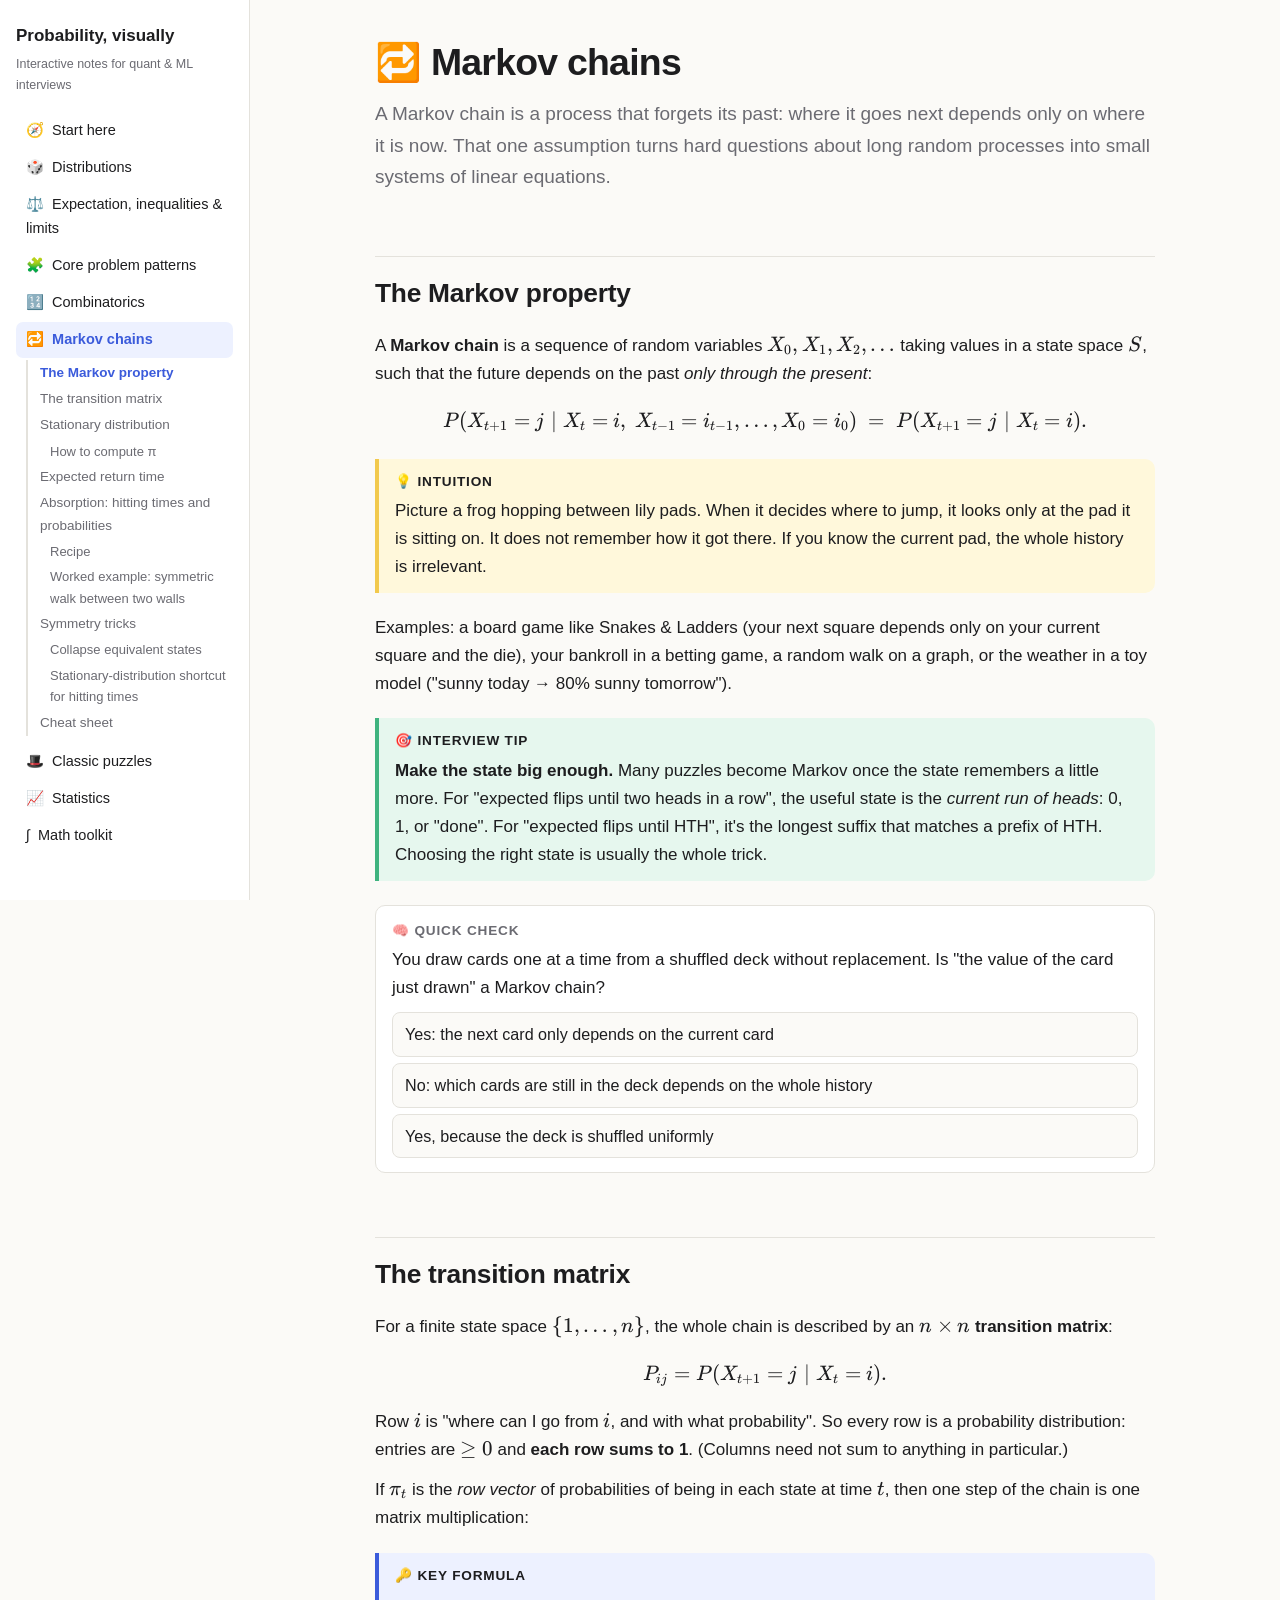
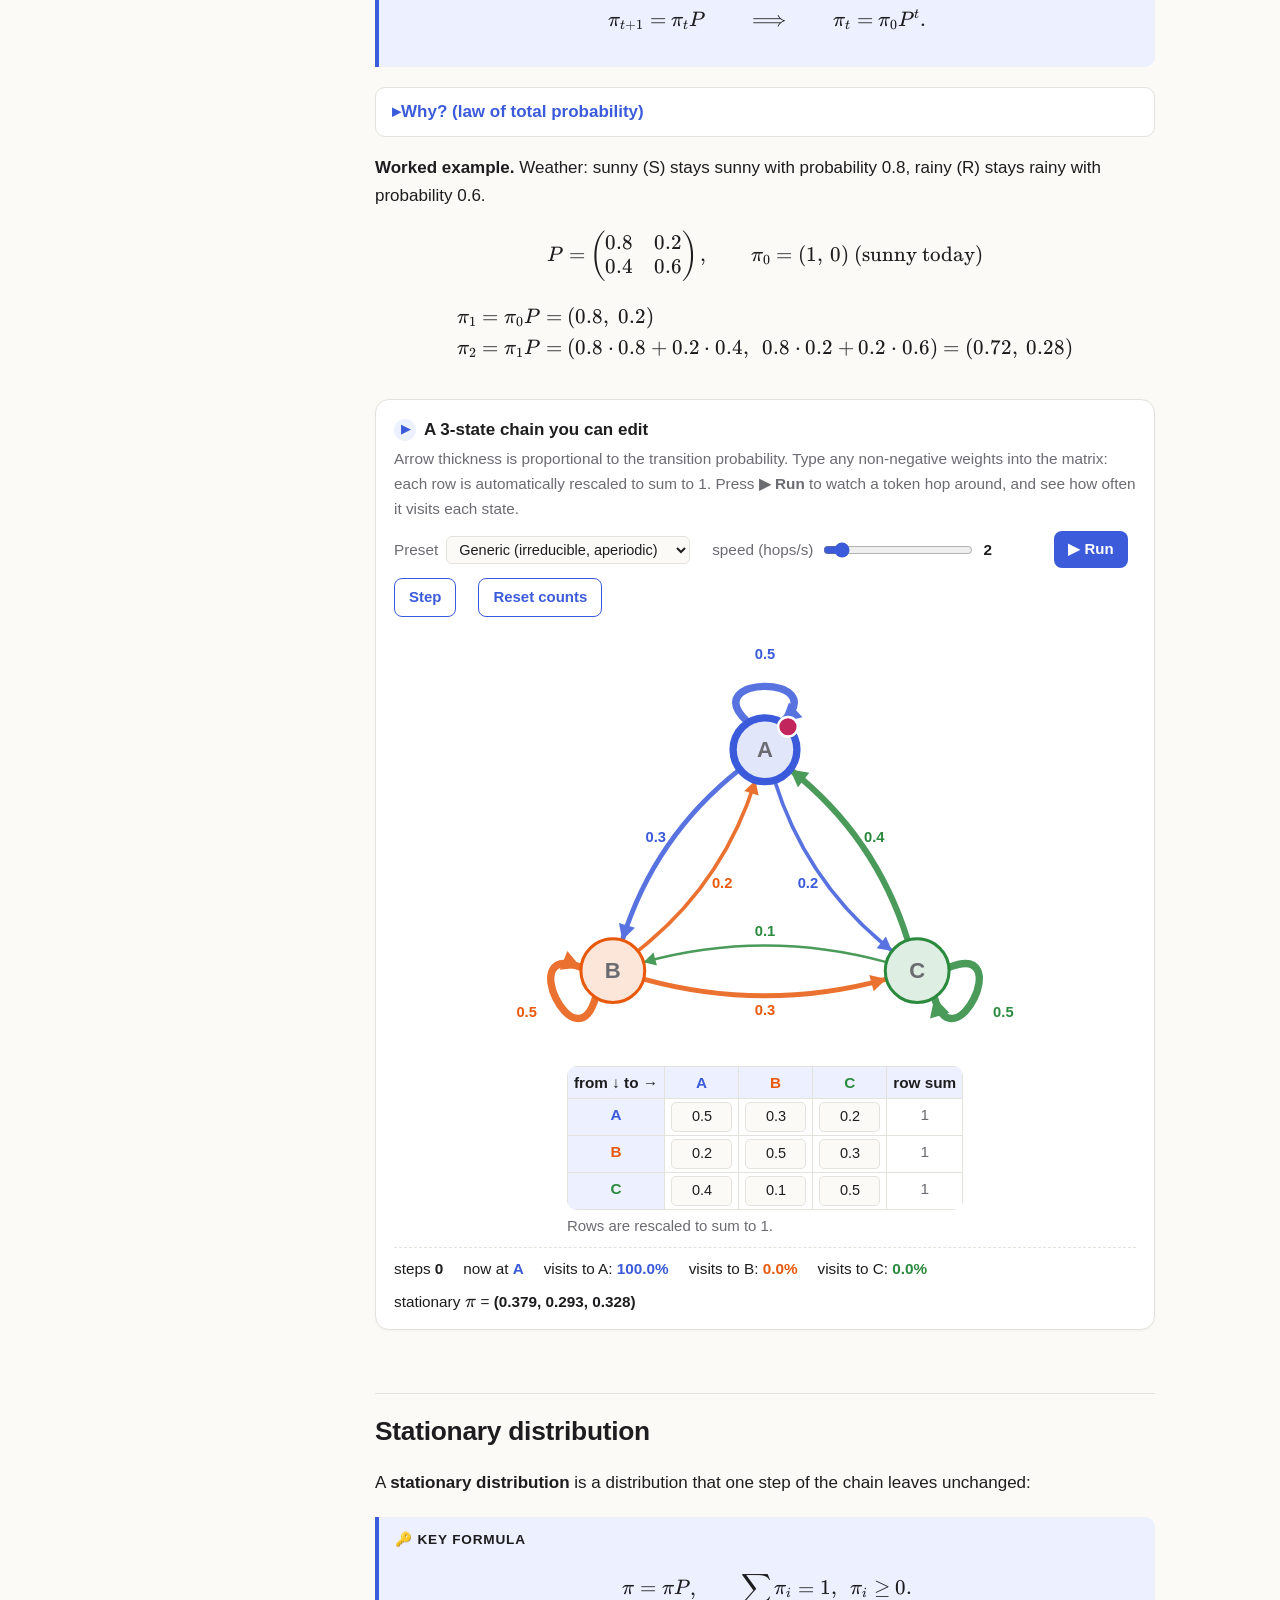
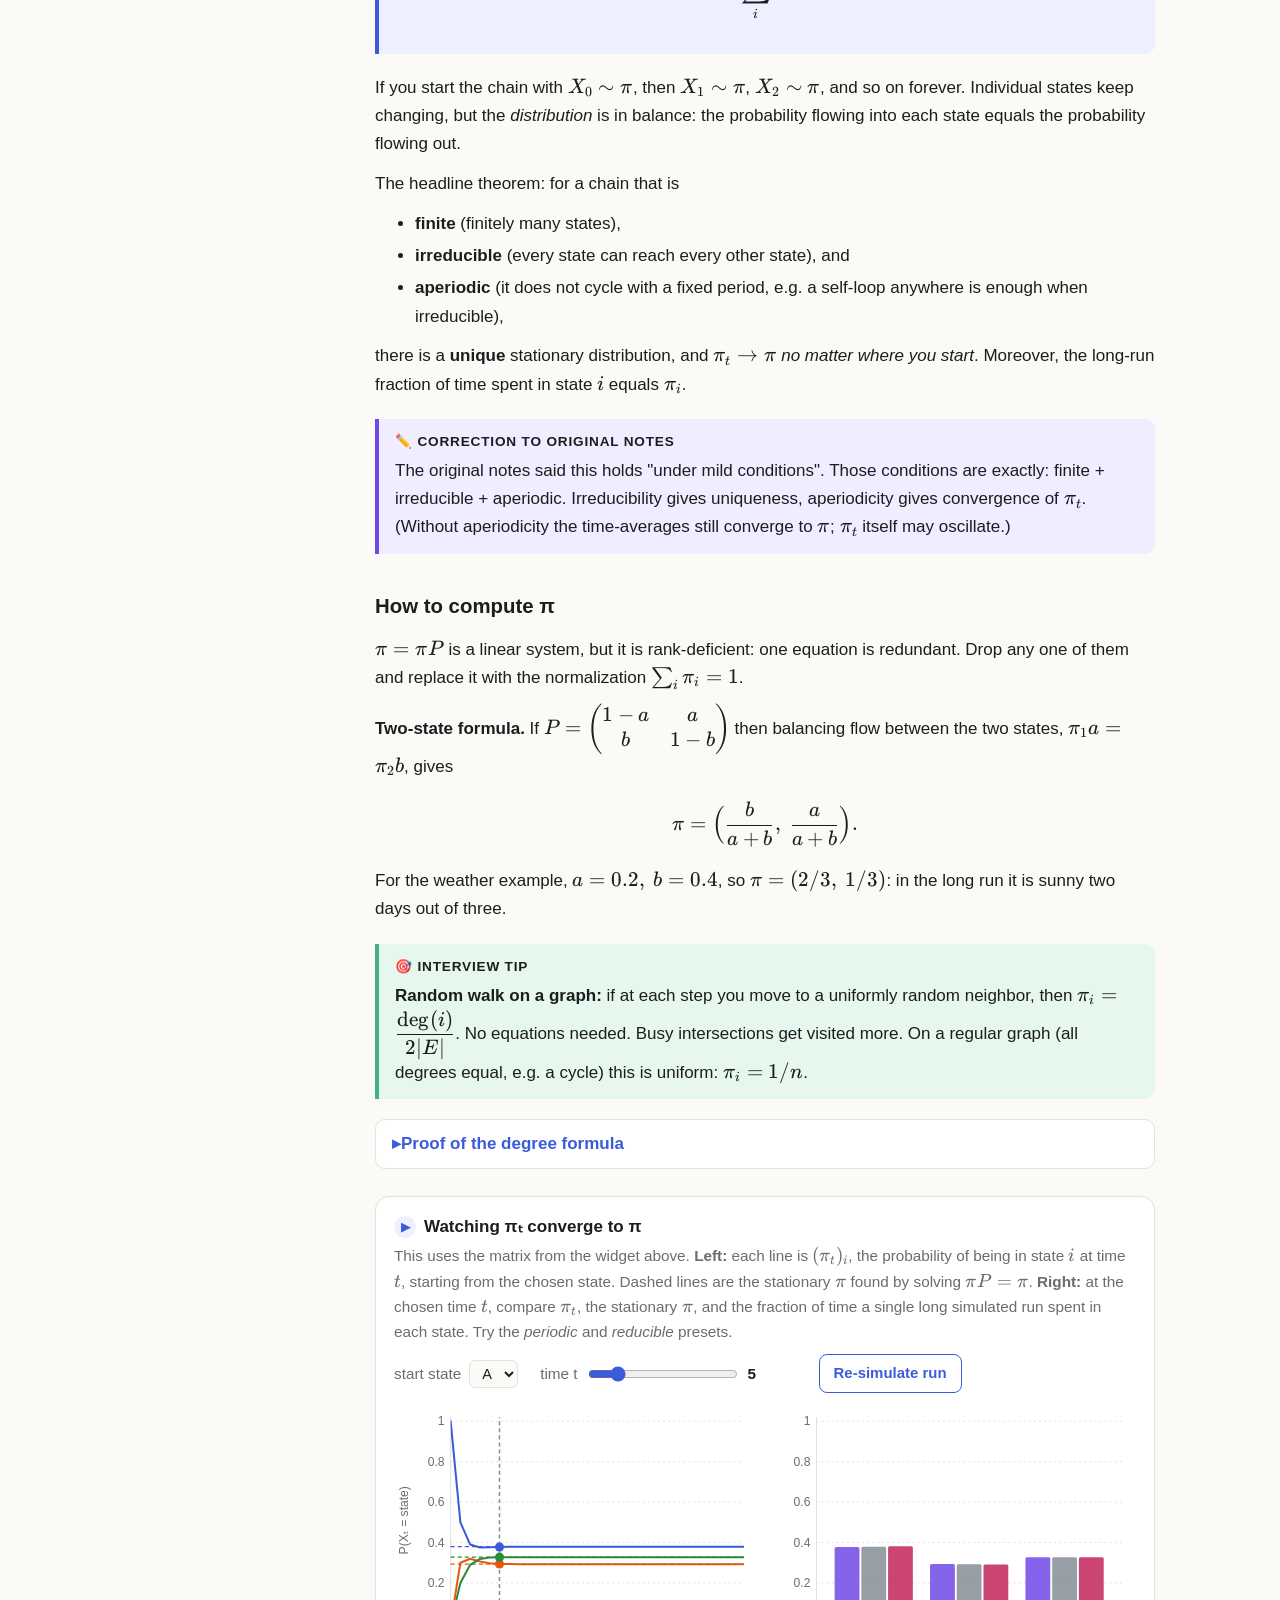
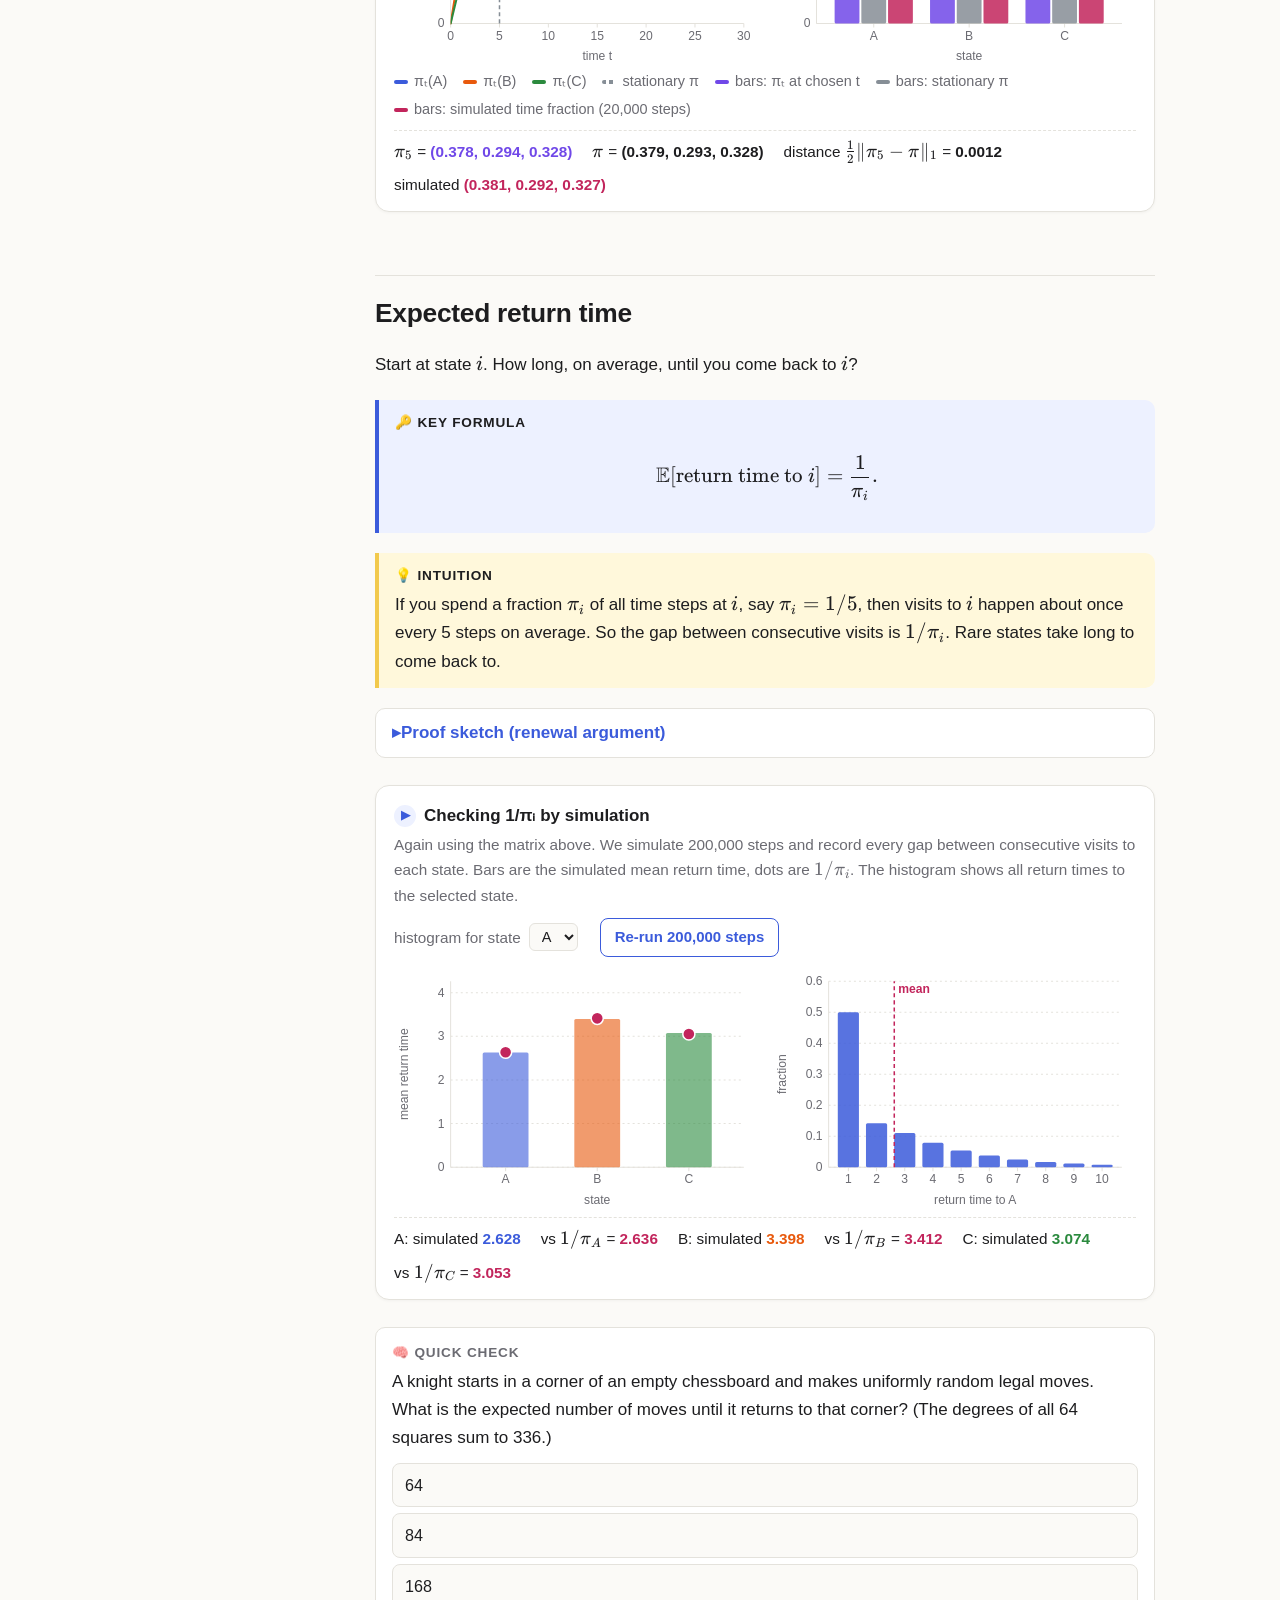
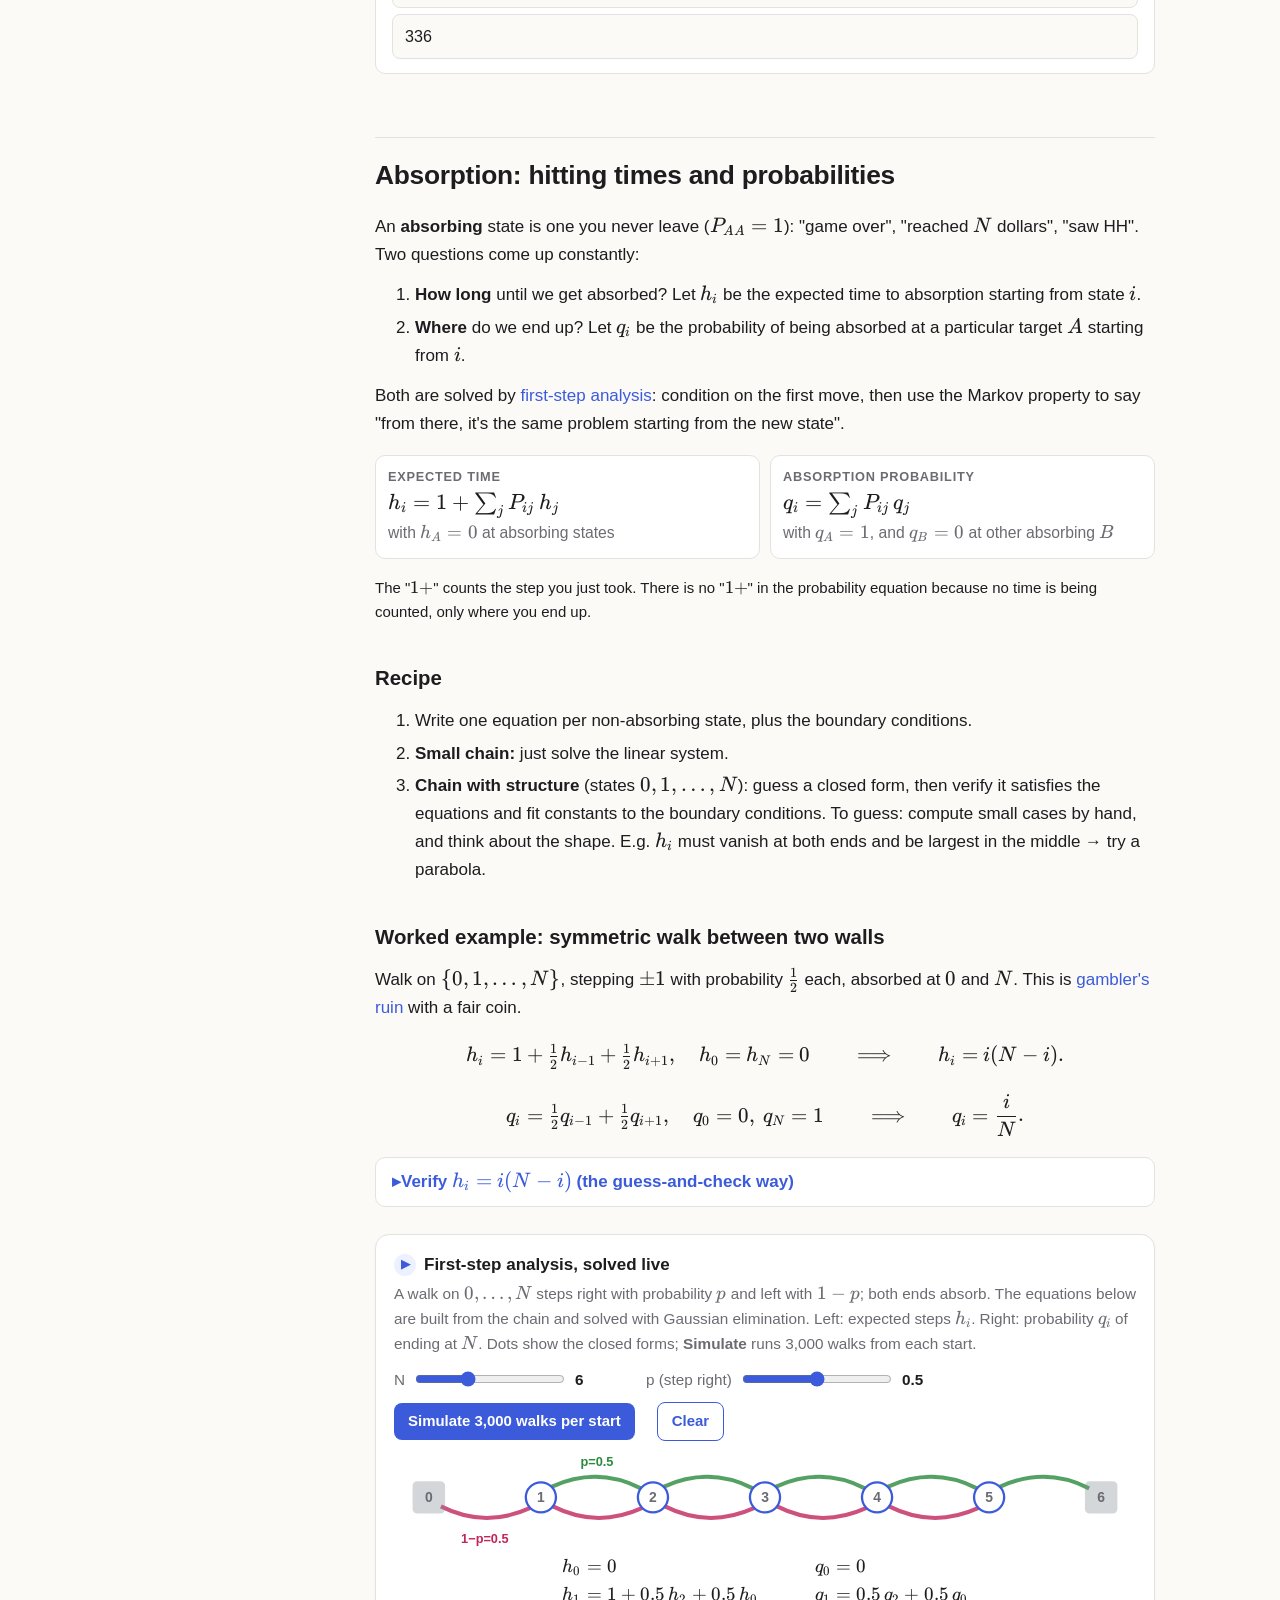
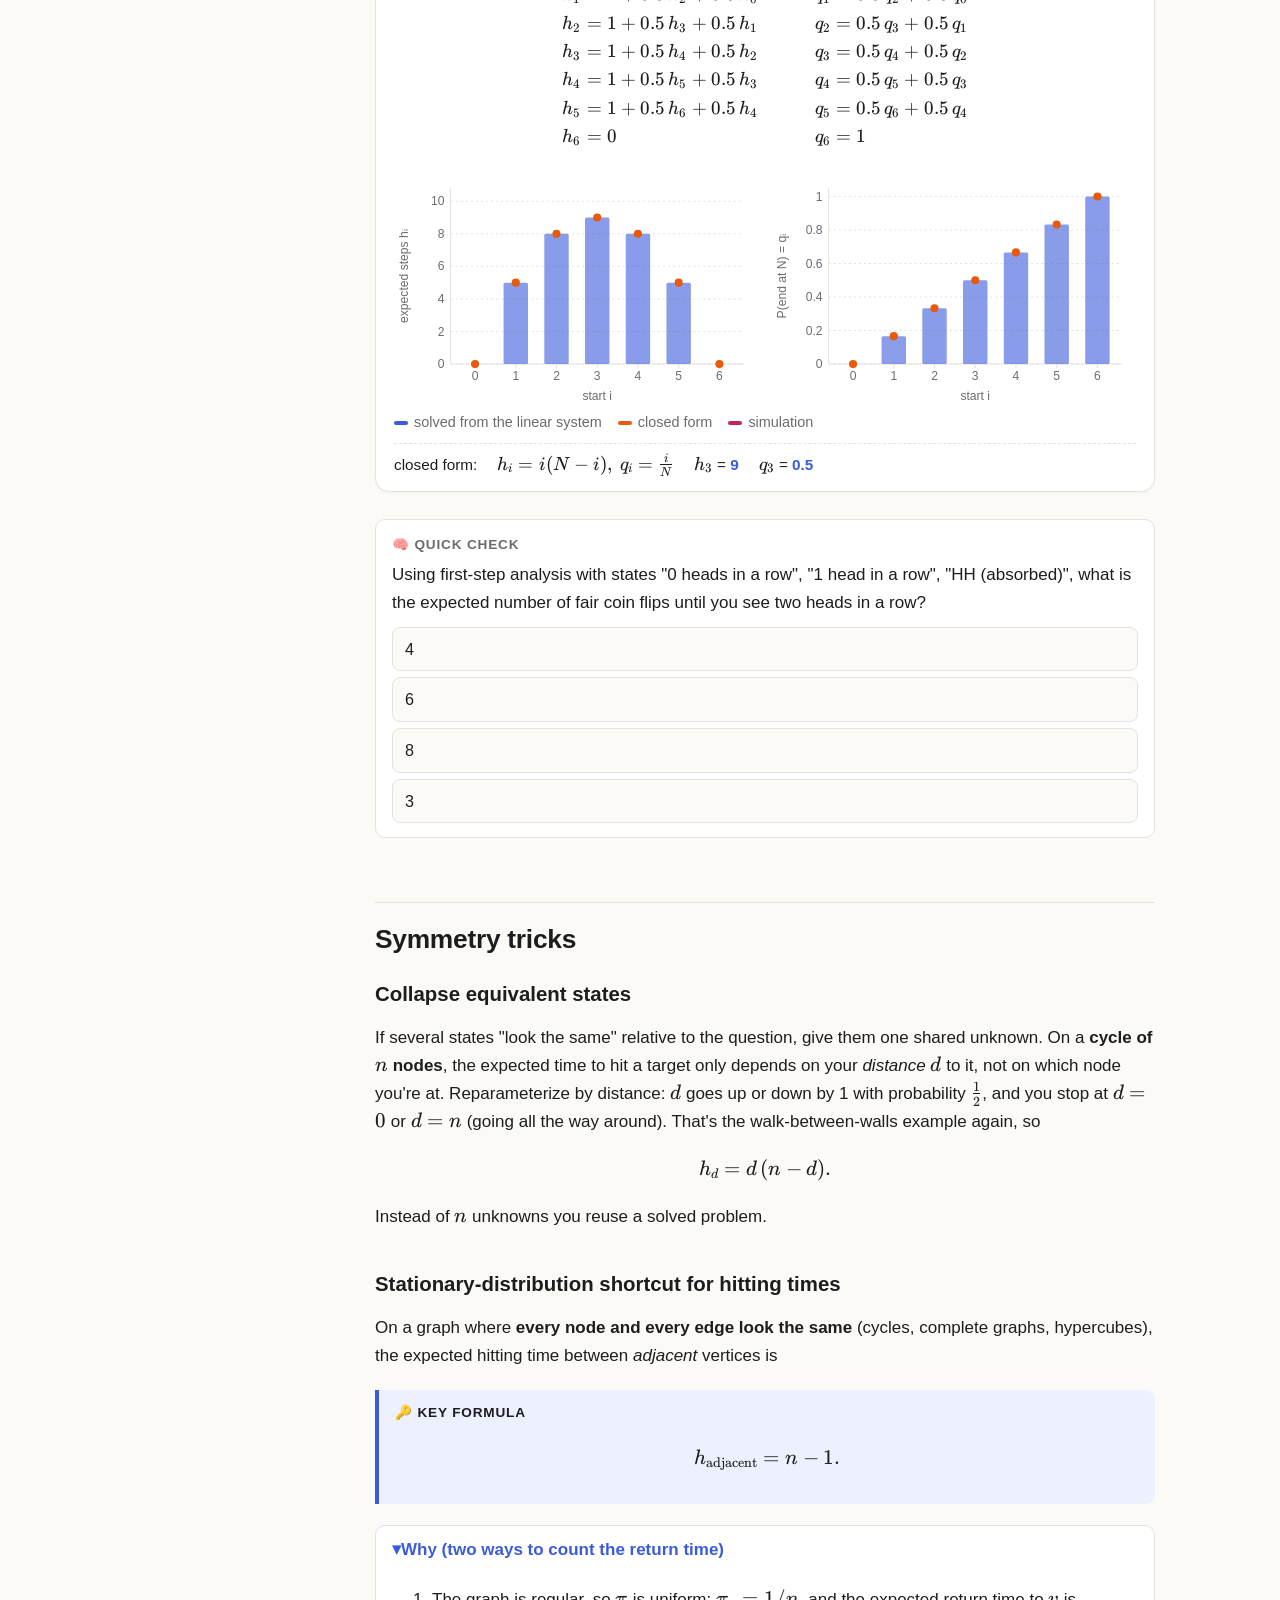
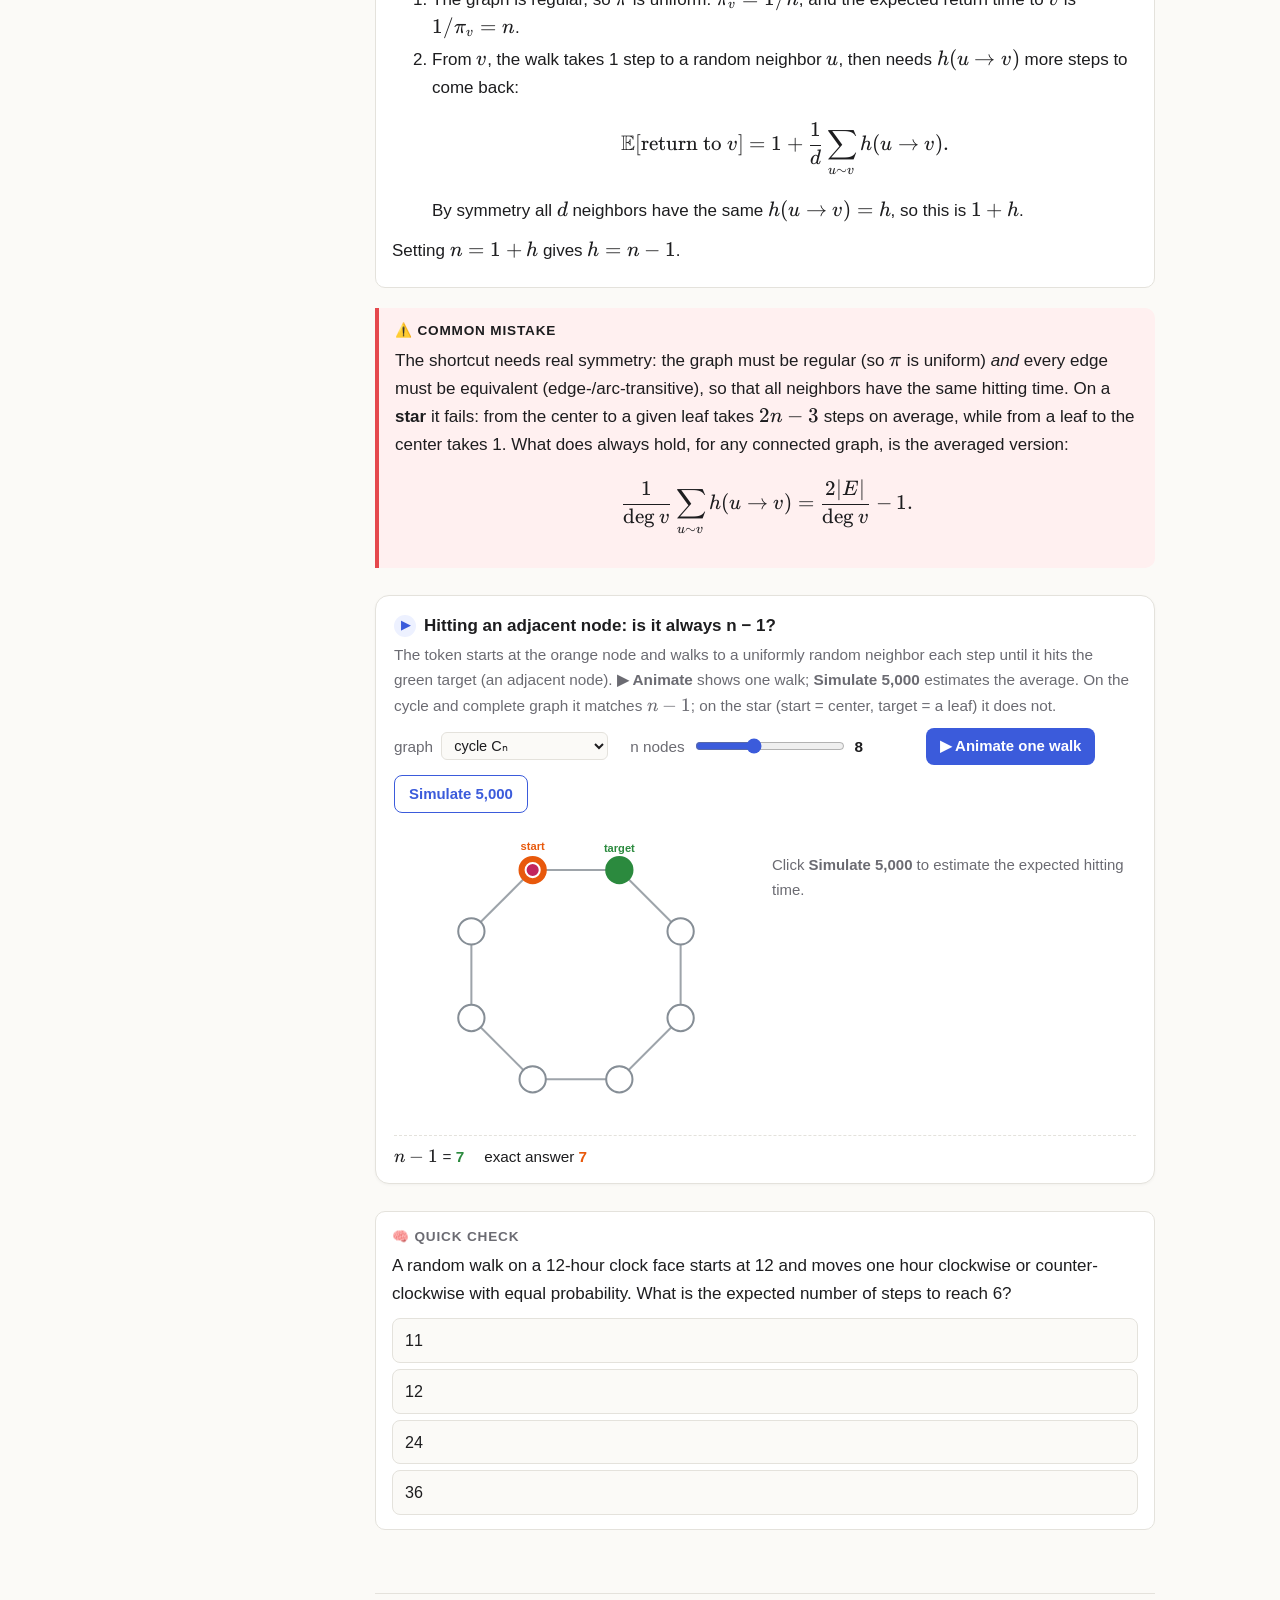
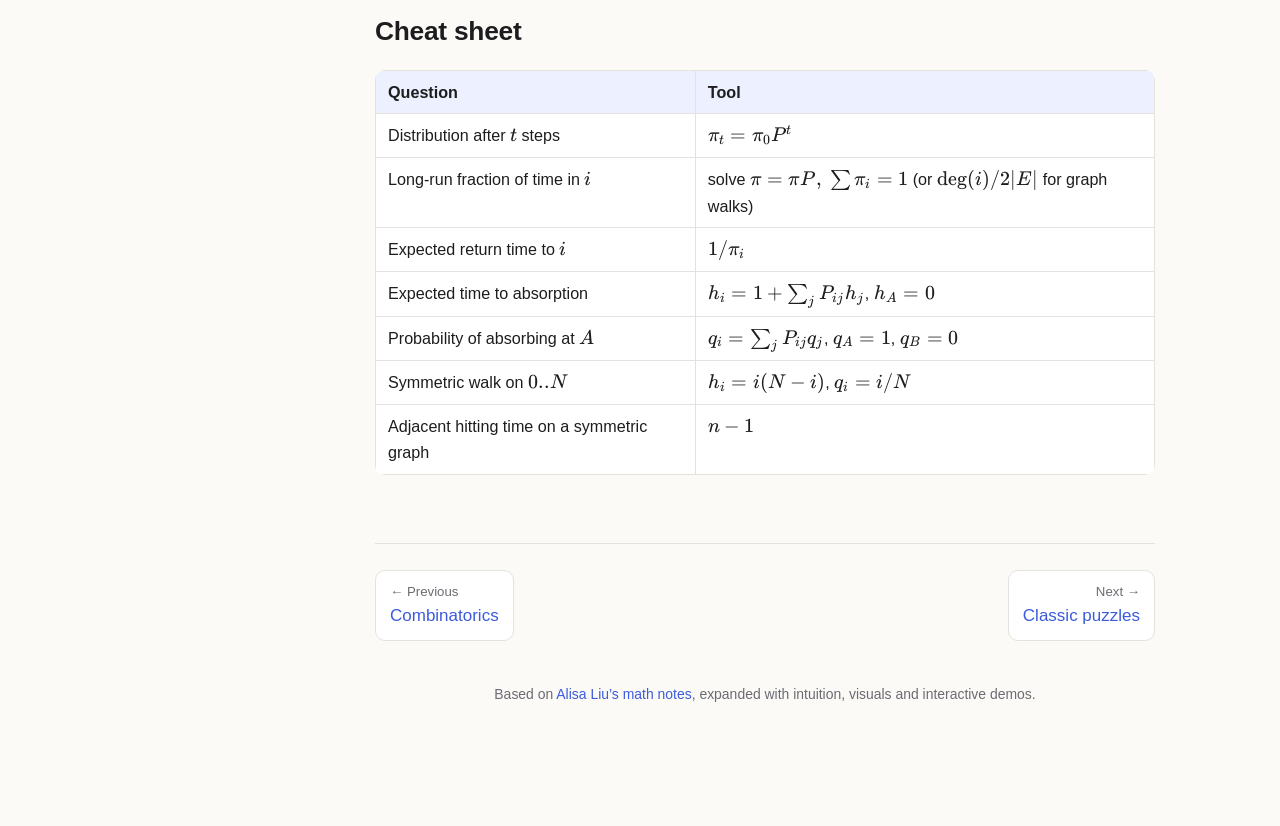
<file: markov.html>
<!doctype html>
<html lang="en">
<head>
  <meta charset="utf-8" />
  <meta name="viewport" content="width=device-width, initial-scale=1" />
  <title>Markov chains · Probability, visually</title>
  <link rel="stylesheet" href="assets/katex/katex.min.css" />
  <script src="assets/katex/katex.min.js"></script>
  <script src="assets/katex/contrib/auto-render.min.js"></script>
  <link rel="stylesheet" href="assets/style.css" />
  <script src="assets/lib.js"></script>
  <style>
    .mx { border-collapse: collapse; width: auto; margin: 4px 0; font-size: .9em; background: transparent; }
    .mx th, .mx td { padding: 3px 6px; border: 1px solid var(--line); text-align: center; }
    .mx input { width: 4.2em; background: var(--bg); color: var(--ink); border: 1px solid var(--line); border-radius: 5px; padding: 2px 4px; font: inherit; font-size: .95em; text-align: right; }
    .mx td.sum { color: var(--muted); font-variant-numeric: tabular-nums; }
    .mc-wrap { display: flex; flex-direction: column-reverse; align-items: center; gap: 6px; }
    .mc-wrap #mc-graph { max-width: 540px; }
    .eqs { overflow-x: auto; font-size: .92em; }
    .graph-svg text { fill: var(--ink); font-family: inherit; }
    .msg { font-size: .88em; color: var(--muted); margin-top: 4px; }
  </style>
</head>
<body data-page="markov">
<main><div class="content">

<h1>🔁 Markov chains</h1>
<p class="lede">A Markov chain is a process that forgets its past: where it goes next depends only on where it is now. That one assumption turns hard questions about long random processes into small systems of linear equations.</p>

<h2 id="markov-property">The Markov property</h2>
<p>A <strong>Markov chain</strong> is a sequence of random variables $X_0, X_1, X_2,\dots$ taking values in a state space $S$, such that the future depends on the past <em>only through the present</em>:</p>
$$P(X_{t+1}=j \mid X_t=i,\ X_{t-1}=i_{t-1},\dots,X_0=i_0) \;=\; P(X_{t+1}=j\mid X_t=i).$$

<div class="callout intuition">
  <p>Picture a frog hopping between lily pads. When it decides where to jump, it looks only at the pad it is sitting on. It does not remember how it got there. If you know the current pad, the whole history is irrelevant.</p>
</div>

<p>Examples: a board game like Snakes &amp; Ladders (your next square depends only on your current square and the die), your bankroll in a betting game, a random walk on a graph, or the weather in a toy model ("sunny today → 80% sunny tomorrow").</p>

<div class="callout tip">
  <p><strong>Make the state big enough.</strong> Many puzzles become Markov once the state remembers a little more. For "expected flips until two heads in a row", the useful state is the <em>current run of heads</em>: 0, 1, or "done". For "expected flips until HTH", it's the longest suffix that matches a prefix of HTH. Choosing the right state is usually the whole trick.</p>
</div>

<div class="quiz" data-answer="1">
  <div class="q">You draw cards one at a time from a shuffled deck without replacement. Is "the value of the card just drawn" a Markov chain?</div>
  <ul><li>Yes: the next card only depends on the current card</li><li>No: which cards are still in the deck depends on the whole history</li><li>Yes, because the deck is shuffled uniformly</li></ul>
  <div class="explain">The probability that the next card is an ace depends on how many aces have <em>already</em> appeared, not just on the last card. To make it Markov, the state would need to be the set of cards remaining.</div>
</div>

<h2 id="transition-matrix">The transition matrix</h2>
<p>For a finite state space $\{1,\dots,n\}$, the whole chain is described by an $n\times n$ <strong>transition matrix</strong>:</p>
$$P_{ij}=P(X_{t+1}=j\mid X_t=i).$$
<p>Row $i$ is "where can I go from $i$, and with what probability". So every row is a probability distribution: entries are $\ge 0$ and <strong>each row sums to 1</strong>. (Columns need not sum to anything in particular.)</p>

<p>If $\pi_t$ is the <em>row vector</em> of probabilities of being in each state at time $t$, then one step of the chain is one matrix multiplication:</p>
<div class="callout key">
  $$\pi_{t+1}=\pi_t P \qquad\Longrightarrow\qquad \pi_t=\pi_0 P^t.$$
</div>
<details><summary>Why? (law of total probability)</summary>
  <p>To be at $j$ at time $t+1$, you were at <em>some</em> state $i$ at time $t$ and then jumped $i\to j$:</p>
  $$P(X_{t+1}=j)=\sum_i P(X_t=i)\,P(X_{t+1}=j\mid X_t=i)=\sum_i (\pi_t)_i\,P_{ij}=(\pi_tP)_j.$$
  <p>That sum is exactly "row vector times column $j$ of $P$".</p>
</details>

<p><strong>Worked example.</strong> Weather: sunny (S) stays sunny with probability 0.8, rainy (R) stays rainy with probability 0.6.</p>
$$P=\begin{pmatrix}0.8 & 0.2\\ 0.4 & 0.6\end{pmatrix},\qquad \pi_0=(1,\,0)\ \text{(sunny today)}$$
$$\begin{aligned}\pi_1&=\pi_0P=(0.8,\ 0.2)\\ \pi_2&=\pi_1P=(0.8\cdot0.8+0.2\cdot0.4,\ \ 0.8\cdot 0.2+0.2\cdot 0.6)=(0.72,\ 0.28)\end{aligned}$$

<div class="widget" id="w-chain">
  <div class="widget-title">A 3-state chain you can edit</div>
  <div class="widget-desc">Arrow thickness is proportional to the transition probability. Type any non-negative weights into the matrix: each row is automatically rescaled to sum to 1. Press <b>▶ Run</b> to watch a token hop around, and see how often it visits each state.</div>
  <div class="controls" id="mc-ctl"></div>
  <div class="mc-wrap">
    <div id="mc-matrix"></div>
    <div class="chart" id="mc-graph"></div>
  </div>
  <div class="readout" id="mc-read"></div>
</div>

<h2 id="stationary-distribution">Stationary distribution</h2>
<p>A <strong>stationary distribution</strong> is a distribution that one step of the chain leaves unchanged:</p>
<div class="callout key">$$\pi=\pi P,\qquad \sum_i\pi_i=1,\ \ \pi_i\ge 0.$$</div>
<p>If you start the chain with $X_0\sim\pi$, then $X_1\sim\pi$, $X_2\sim\pi$, and so on forever. Individual states keep changing, but the <em>distribution</em> is in balance: the probability flowing into each state equals the probability flowing out.</p>

<p>The headline theorem: for a chain that is</p>
<ul>
  <li><strong>finite</strong> (finitely many states),</li>
  <li><strong>irreducible</strong> (every state can reach every other state), and</li>
  <li><strong>aperiodic</strong> (it does not cycle with a fixed period, e.g. a self-loop anywhere is enough when irreducible),</li>
</ul>
<p>there is a <strong>unique</strong> stationary distribution, and $\pi_t\to\pi$ <em>no matter where you start</em>. Moreover, the long-run fraction of time spent in state $i$ equals $\pi_i$.</p>
<div class="callout fix"><p>The original notes said this holds "under mild conditions". Those conditions are exactly: finite + irreducible + aperiodic. Irreducibility gives uniqueness, aperiodicity gives convergence of $\pi_t$. (Without aperiodicity the time-averages still converge to $\pi$; $\pi_t$ itself may oscillate.)</p></div>

<h3>How to compute π</h3>
<p>$\pi=\pi P$ is a linear system, but it is rank-deficient: one equation is redundant. Drop any one of them and replace it with the normalization $\sum_i\pi_i=1$.</p>
<p><strong>Two-state formula.</strong> If $P=\begin{pmatrix}1-a & a\\ b & 1-b\end{pmatrix}$ then balancing flow between the two states, $\pi_1 a=\pi_2 b$, gives</p>
$$\pi=\Big(\frac{b}{a+b},\ \frac{a}{a+b}\Big).$$
<p>For the weather example, $a=0.2,\ b=0.4$, so $\pi=(2/3,\ 1/3)$: in the long run it is sunny two days out of three.</p>

<div class="callout tip">
  <p><strong>Random walk on a graph:</strong> if at each step you move to a uniformly random neighbor, then $\pi_i=\dfrac{\deg(i)}{2|E|}$. No equations needed. Busy intersections get visited more. On a regular graph (all degrees equal, e.g. a cycle) this is uniform: $\pi_i=1/n$.</p>
</div>
<details><summary>Proof of the degree formula</summary>
  <p>Check $\pi P=\pi$: $(\pi P)_j=\sum_{i\sim j}\frac{\deg i}{2|E|}\cdot\frac1{\deg i}=\frac{\deg j}{2|E|}=\pi_j$. ✓ (Each neighbor $i$ of $j$ sends exactly $1/(2|E|)$ of probability to $j$.)</p>
</details>

<div class="widget" id="w-conv">
  <div class="widget-title">Watching πₜ converge to π</div>
  <div class="widget-desc">This uses the matrix from the widget above. <b>Left:</b> each line is $(\pi_t)_i$, the probability of being in state $i$ at time $t$, starting from the chosen state. Dashed lines are the stationary $\pi$ found by solving $\pi P=\pi$. <b>Right:</b> at the chosen time $t$, compare $\pi_t$, the stationary $\pi$, and the fraction of time a single long simulated run spent in each state. Try the <i>periodic</i> and <i>reducible</i> presets.</div>
  <div class="controls" id="cv-ctl"></div>
  <div class="twocol"><div class="chart" id="cv-lines"></div><div class="chart" id="cv-bars"></div></div>
  <div id="cv-legend"></div>
  <div class="readout" id="cv-read"></div>
</div>

<h2 id="return-time">Expected return time</h2>
<p>Start at state $i$. How long, on average, until you come back to $i$?</p>
<div class="callout key">$$\E[\text{return time to } i]=\frac{1}{\pi_i}.$$</div>
<div class="callout intuition"><p>If you spend a fraction $\pi_i$ of all time steps at $i$, say $\pi_i=1/5$, then visits to $i$ happen about once every 5 steps on average. So the gap between consecutive visits is $1/\pi_i$. Rare states take long to come back to.</p></div>
<details><summary>Proof sketch (renewal argument)</summary>
  <p>Run the chain for a long time $T$ and let $V_T$ be the number of visits to $i$. Visits split the timeline into return-time "cycles" $R_1, R_2,\dots$ that are i.i.d. by the Markov property (each time you're at $i$, the future starts fresh). So $T\approx R_1+\dots+R_{V_T}\approx V_T\,\E[R]$. Divide by $T$: $1\approx \frac{V_T}{T}\,\E[R]\to \pi_i\,\E[R]$. Hence $\E[R]=1/\pi_i$. (This is Kac's lemma; it needs the chain to be irreducible and finite.)</p>
</details>

<div class="widget" id="w-return">
  <div class="widget-title">Checking 1/πᵢ by simulation</div>
  <div class="widget-desc">Again using the matrix above. We simulate 200,000 steps and record every gap between consecutive visits to each state. Bars are the simulated mean return time, dots are $1/\pi_i$. The histogram shows all return times to the selected state.</div>
  <div class="controls" id="rt-ctl"></div>
  <div class="twocol"><div class="chart" id="rt-bars"></div><div class="chart" id="rt-hist"></div></div>
  <div class="readout" id="rt-read"></div>
</div>

<div class="quiz" data-answer="2">
  <div class="q">A knight starts in a corner of an empty chessboard and makes uniformly random legal moves. What is the expected number of moves until it returns to that corner? (The degrees of all 64 squares sum to 336.)</div>
  <ul><li>64</li><li>84</li><li>168</li><li>336</li></ul>
  <div class="explain">This is a random walk on the "knight graph", so $\pi_i=\deg(i)/\sum\deg=2/336$. A corner has degree 2. Return time is $1/\pi=336/2=168$.</div>
</div>

<h2 id="absorption">Absorption: hitting times and probabilities</h2>
<p>An <strong>absorbing</strong> state is one you never leave ($P_{AA}=1$): "game over", "reached $N$ dollars", "saw HH". Two questions come up constantly:</p>
<ol>
  <li><strong>How long</strong> until we get absorbed? Let $h_i$ be the expected time to absorption starting from state $i$.</li>
  <li><strong>Where</strong> do we end up? Let $q_i$ be the probability of being absorbed at a particular target $A$ starting from $i$.</li>
</ol>
<p>Both are solved by <a href="problems.html#first-step-analysis">first-step analysis</a>: condition on the first move, then use the Markov property to say "from there, it's the same problem starting from the new state".</p>

<div class="facts">
  <div class="fact"><div class="label">Expected time</div><div class="val">$h_i=1+\sum_j P_{ij}\,h_j$<br><span class="small muted">with $h_A=0$ at absorbing states</span></div></div>
  <div class="fact"><div class="label">Absorption probability</div><div class="val">$q_i=\sum_j P_{ij}\,q_j$<br><span class="small muted">with $q_A=1$, and $q_B=0$ at other absorbing $B$</span></div></div>
</div>
<p class="small">The "$1+$" counts the step you just took. There is no "$1+$" in the probability equation because no time is being counted, only where you end up.</p>

<h3>Recipe</h3>
<ol>
  <li>Write one equation per non-absorbing state, plus the boundary conditions.</li>
  <li><strong>Small chain:</strong> just solve the linear system.</li>
  <li><strong>Chain with structure</strong> (states $0,1,\dots,N$): guess a closed form, then verify it satisfies the equations and fit constants to the boundary conditions. To guess: compute small cases by hand, and think about the shape. E.g. $h_i$ must vanish at both ends and be largest in the middle → try a parabola.</li>
</ol>

<h3>Worked example: symmetric walk between two walls</h3>
<p>Walk on $\{0,1,\dots,N\}$, stepping $\pm1$ with probability $\tfrac12$ each, absorbed at $0$ and $N$. This is <a href="puzzles.html#gambler-s-ruin">gambler's ruin</a> with a fair coin.</p>
$$h_i=1+\tfrac12h_{i-1}+\tfrac12h_{i+1},\quad h_0=h_N=0 \qquad\Longrightarrow\qquad h_i=i(N-i).$$
$$q_i=\tfrac12q_{i-1}+\tfrac12q_{i+1},\quad q_0=0,\ q_N=1 \qquad\Longrightarrow\qquad q_i=\frac iN.$$
<details><summary>Verify $h_i=i(N-i)$ (the guess-and-check way)</summary>
  <p>Boundary: $h_0=0\cdot N=0$ and $h_N=N\cdot 0=0$. ✓ Interior: plug in.</p>
  $$1+\tfrac12(i-1)(N-i+1)+\tfrac12(i+1)(N-i-1)=1+\tfrac12\big[2i(N-i)-2\big]=i(N-i).\ ✓$$
  <p><strong>How you'd guess it:</strong> rearranging gives $h_{i+1}-2h_i+h_{i-1}=-2$. A constant second difference means $h$ is a quadratic in $i$, and a quadratic vanishing at $0$ and $N$ is $c\,i(N-i)$; plugging in gives $c=1$.</p>
  <p>For $q$: $q_{i+1}-q_i=q_i-q_{i-1}$, so all consecutive differences are equal, $q$ is linear, and the boundary conditions force $q_i=i/N$.</p>
</details>

<div class="widget" id="w-absorb">
  <div class="widget-title">First-step analysis, solved live</div>
  <div class="widget-desc">A walk on $0,\dots,N$ steps right with probability $p$ and left with $1-p$; both ends absorb. The equations below are built from the chain and solved with Gaussian elimination. Left: expected steps $h_i$. Right: probability $q_i$ of ending at $N$. Dots show the closed forms; <b>Simulate</b> runs 3,000 walks from each start.</div>
  <div class="controls" id="ab-ctl"></div>
  <div class="chart" id="ab-line" style="min-height:60px"></div>
  <div class="eqs" id="ab-eqs"></div>
  <div class="twocol"><div class="chart" id="ab-h"></div><div class="chart" id="ab-q"></div></div>
  <div id="ab-legend"></div>
  <div class="readout" id="ab-read"></div>
</div>

<div class="quiz" data-answer="1">
  <div class="q">Using first-step analysis with states "0 heads in a row", "1 head in a row", "HH (absorbed)", what is the expected number of fair coin flips until you see two heads in a row?</div>
  <ul><li>4</li><li>6</li><li>8</li><li>3</li></ul>
  <div class="explain">$h_0=1+\tfrac12h_1+\tfrac12h_0$ and $h_1=1+\tfrac12\cdot 0+\tfrac12h_0$. Substituting: $h_0=2+h_1=2+1+\tfrac12h_0\Rightarrow h_0=6$.</div>
</div>

<h2 id="symmetry-tricks">Symmetry tricks</h2>

<h3>Collapse equivalent states</h3>
<p>If several states "look the same" relative to the question, give them one shared unknown. On a <strong>cycle of $n$ nodes</strong>, the expected time to hit a target only depends on your <em>distance</em> $d$ to it, not on which node you're at. Reparameterize by distance: $d$ goes up or down by 1 with probability $\tfrac12$, and you stop at $d=0$ or $d=n$ (going all the way around). That's the walk-between-walls example again, so</p>
$$h_d=d\,(n-d).$$
<p>Instead of $n$ unknowns you reuse a solved problem.</p>

<h3>Stationary-distribution shortcut for hitting times</h3>
<p>On a graph where <strong>every node and every edge look the same</strong> (cycles, complete graphs, hypercubes), the expected hitting time between <em>adjacent</em> vertices is</p>
<div class="callout key">$$h_{\text{adjacent}}=n-1.$$</div>
<details open><summary>Why (two ways to count the return time)</summary>
  <ol>
    <li>The graph is regular, so $\pi$ is uniform: $\pi_v=1/n$, and the expected return time to $v$ is $1/\pi_v=n$.</li>
    <li>From $v$, the walk takes 1 step to a random neighbor $u$, then needs $h(u\to v)$ more steps to come back:
      $$\E[\text{return to }v]=1+\frac1d\sum_{u\sim v}h(u\to v).$$
      By symmetry all $d$ neighbors have the same $h(u\to v)=h$, so this is $1+h$.</li>
  </ol>
  <p>Setting $n=1+h$ gives $h=n-1$.</p>
</details>
<div class="callout warn">
  <p>The shortcut needs real symmetry: the graph must be regular (so $\pi$ is uniform) <em>and</em> every edge must be equivalent (edge-/arc-transitive), so that all neighbors have the same hitting time. On a <strong>star</strong> it fails: from the center to a given leaf takes $2n-3$ steps on average, while from a leaf to the center takes 1. What does always hold, for any connected graph, is the averaged version:</p>
  $$\frac1{\deg v}\sum_{u\sim v}h(u\to v)=\frac{2|E|}{\deg v}-1.$$
</div>

<div class="widget" id="w-cycle">
  <div class="widget-title">Hitting an adjacent node: is it always n − 1?</div>
  <div class="widget-desc">The token starts at the orange node and walks to a uniformly random neighbor each step until it hits the green target (an adjacent node). <b>▶ Animate</b> shows one walk; <b>Simulate 5,000</b> estimates the average. On the cycle and complete graph it matches $n-1$; on the star (start = center, target = a leaf) it does not.</div>
  <div class="controls" id="cy-ctl"></div>
  <div class="twocol"><div class="chart" id="cy-graph"></div><div class="chart" id="cy-hist"></div></div>
  <div class="readout" id="cy-read"></div>
</div>

<div class="quiz" data-answer="3">
  <div class="q">A random walk on a 12-hour clock face starts at 12 and moves one hour clockwise or counter-clockwise with equal probability. What is the expected number of steps to reach 6?</div>
  <ul><li>11</li><li>12</li><li>24</li><li>36</li></ul>
  <div class="explain">By symmetry only the distance matters, and 6 is at distance $d=6$ on a cycle of $n=12$. So $h_d=d(n-d)=6\cdot 6=36$.</div>
</div>

<h2>Cheat sheet</h2>
<table>
  <tr><th>Question</th><th>Tool</th></tr>
  <tr><td>Distribution after $t$ steps</td><td>$\pi_t=\pi_0P^t$</td></tr>
  <tr><td>Long-run fraction of time in $i$</td><td>solve $\pi=\pi P,\ \sum\pi_i=1$ (or $\deg(i)/2|E|$ for graph walks)</td></tr>
  <tr><td>Expected return time to $i$</td><td>$1/\pi_i$</td></tr>
  <tr><td>Expected time to absorption</td><td>$h_i=1+\sum_jP_{ij}h_j$, $h_A=0$</td></tr>
  <tr><td>Probability of absorbing at $A$</td><td>$q_i=\sum_jP_{ij}q_j$, $q_A=1$, $q_B=0$</td></tr>
  <tr><td>Symmetric walk on $0..N$</td><td>$h_i=i(N-i)$, $q_i=i/N$</td></tr>
  <tr><td>Adjacent hitting time on a symmetric graph</td><td>$n-1$</td></tr>
</table>

</div></main>
<script src="assets/nav.js"></script>
<script src="assets/markov.js"></script>
</body>
</html>
</file>
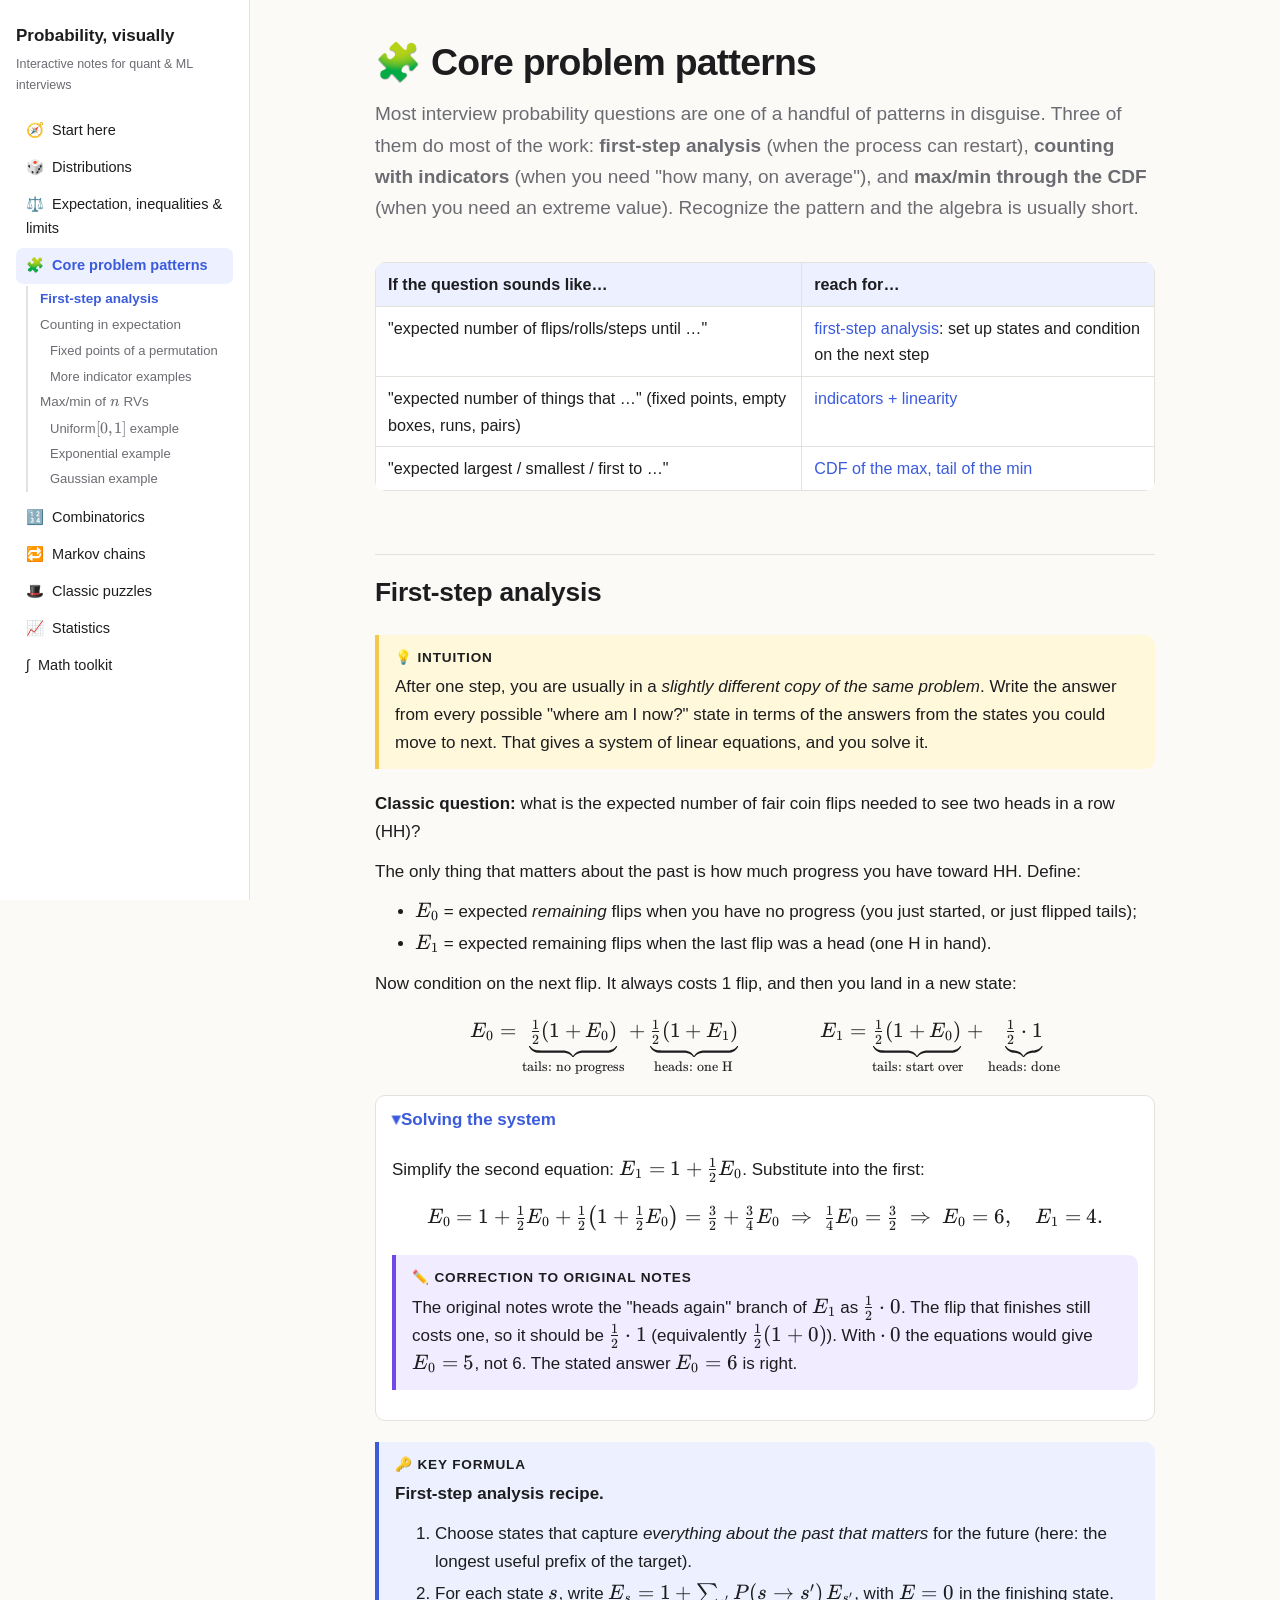
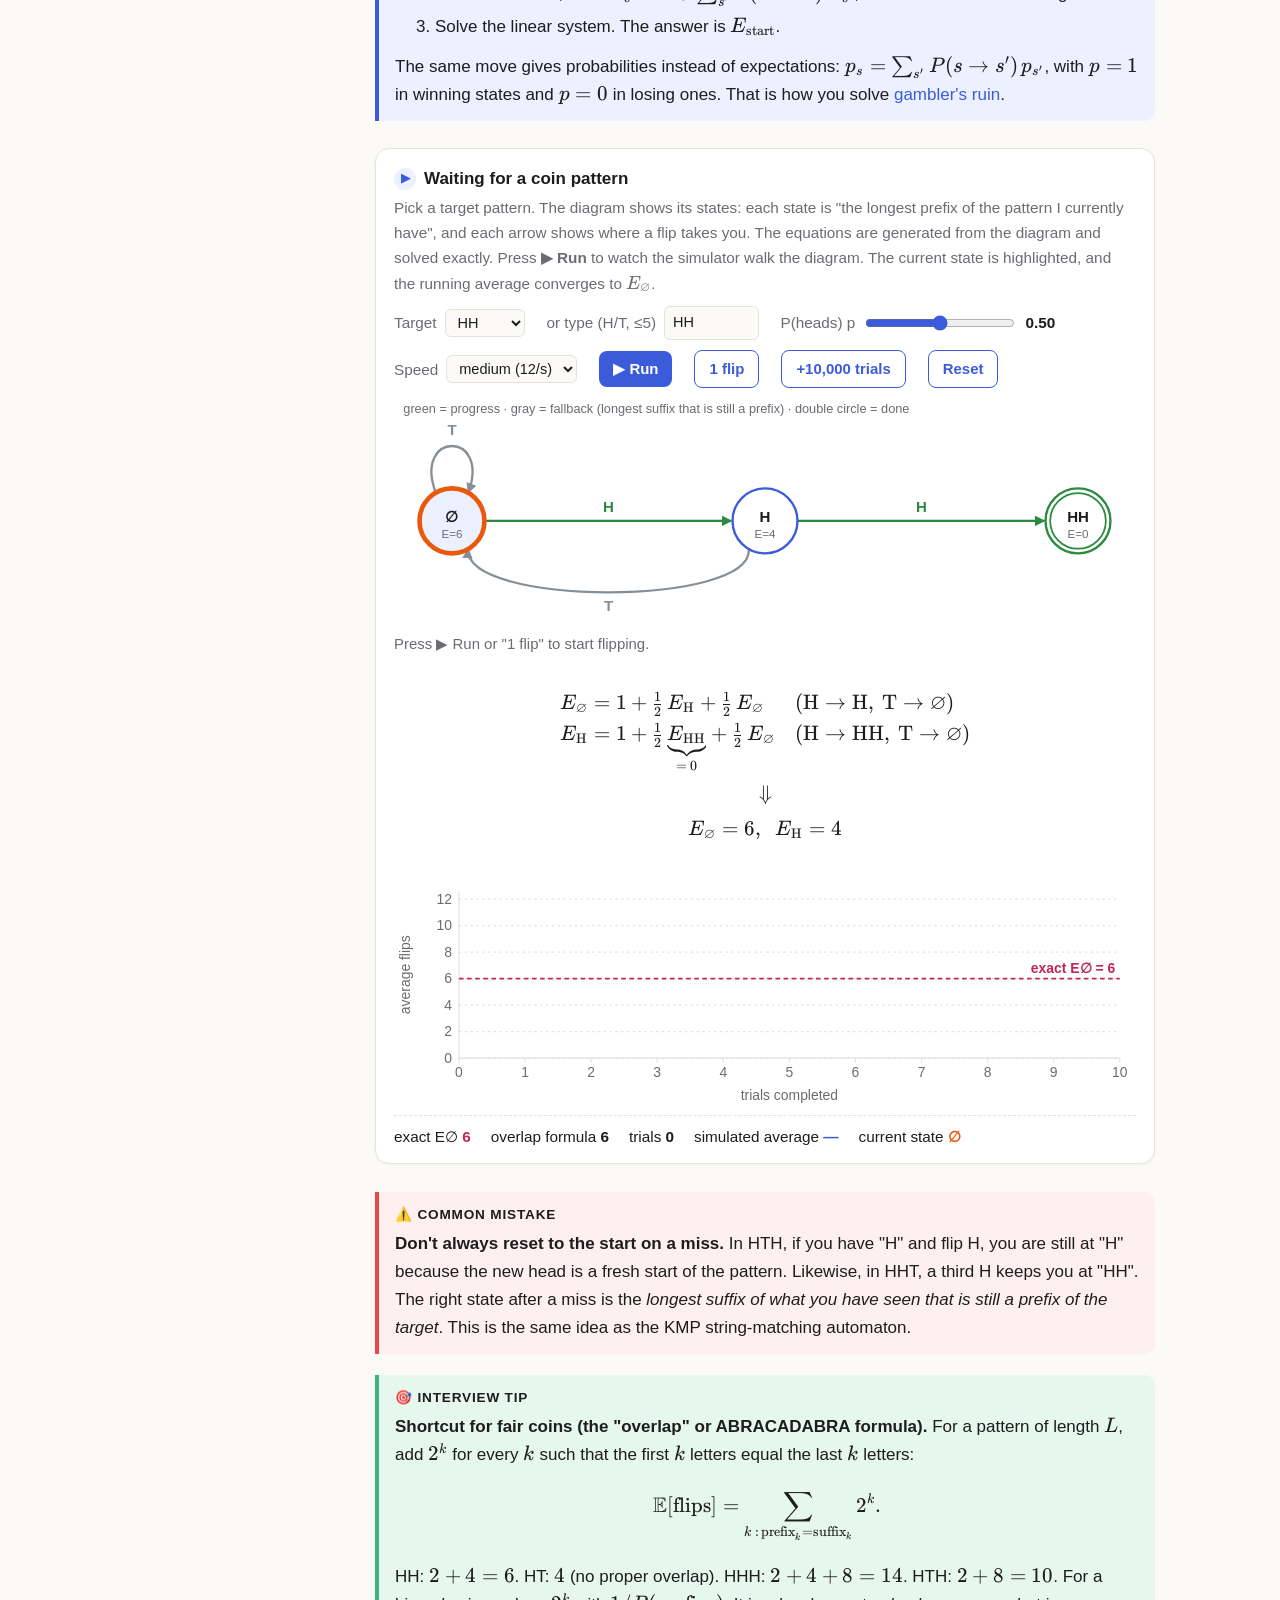
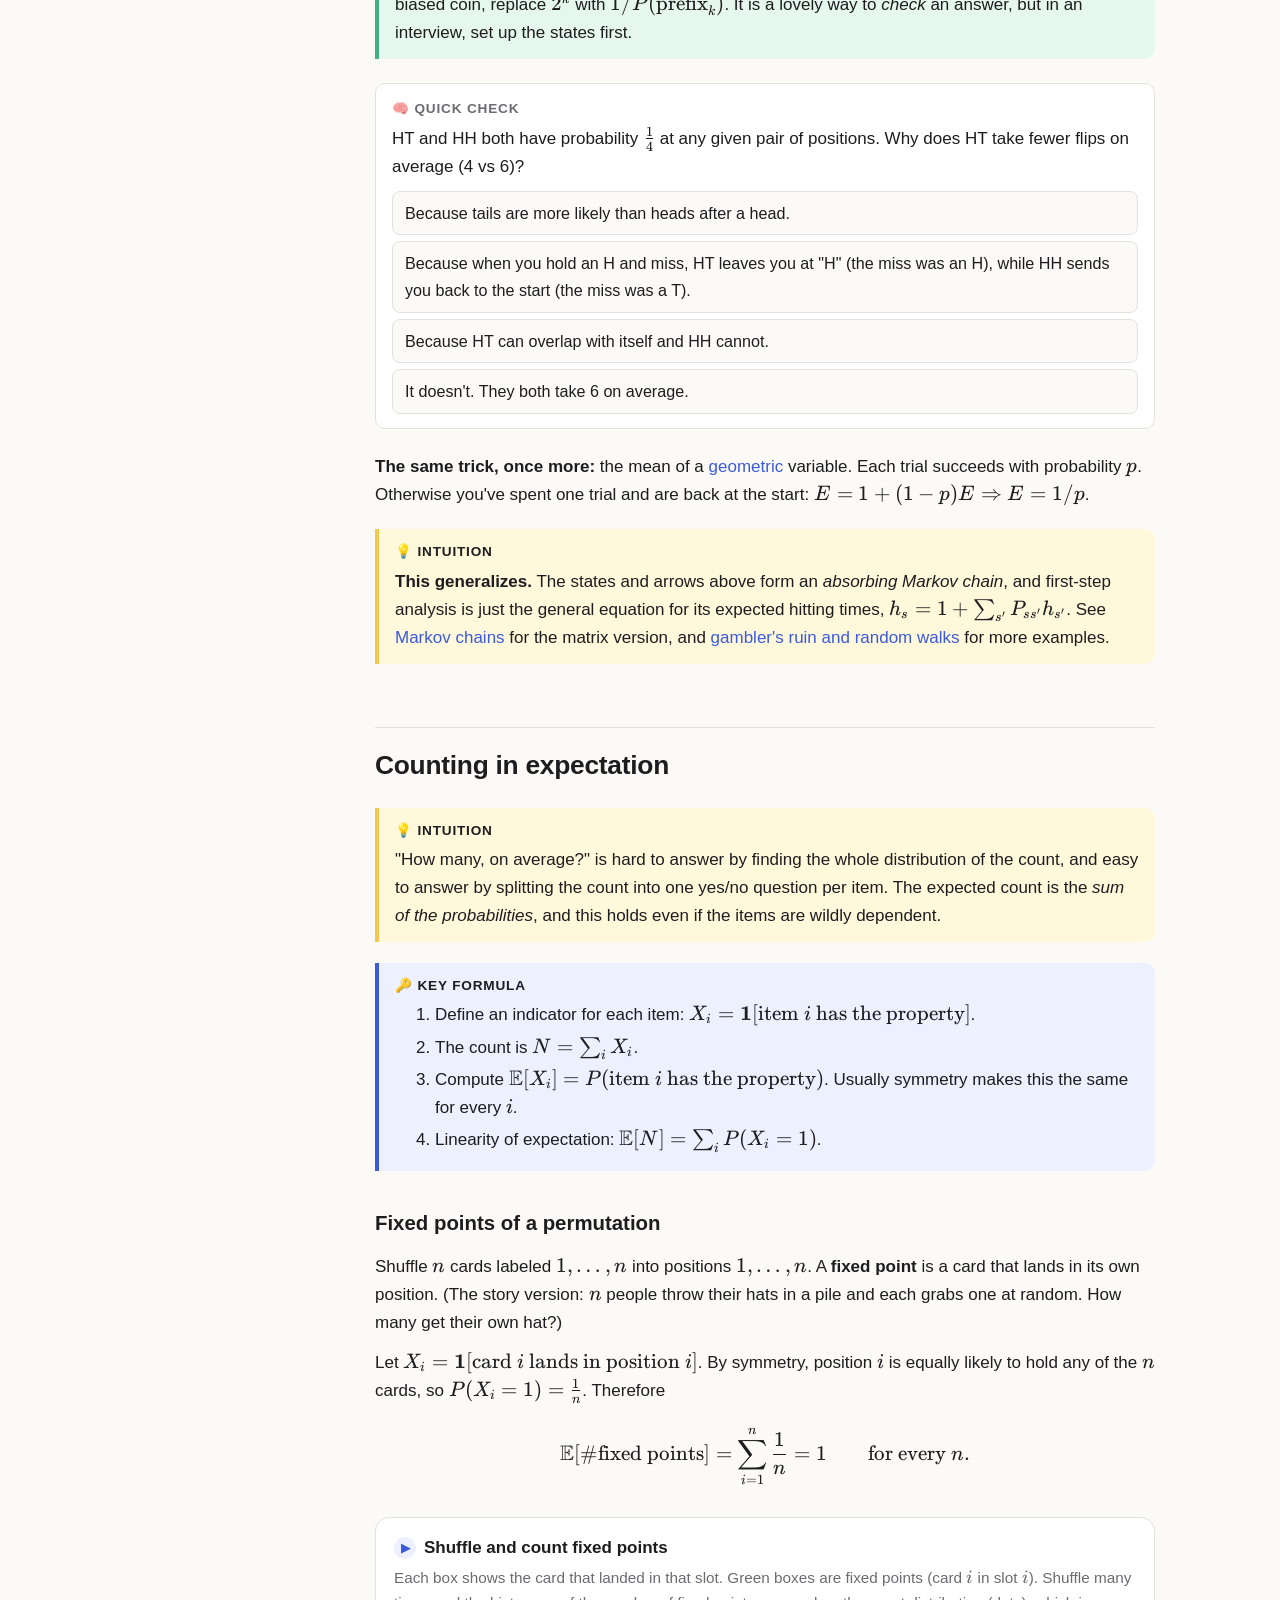
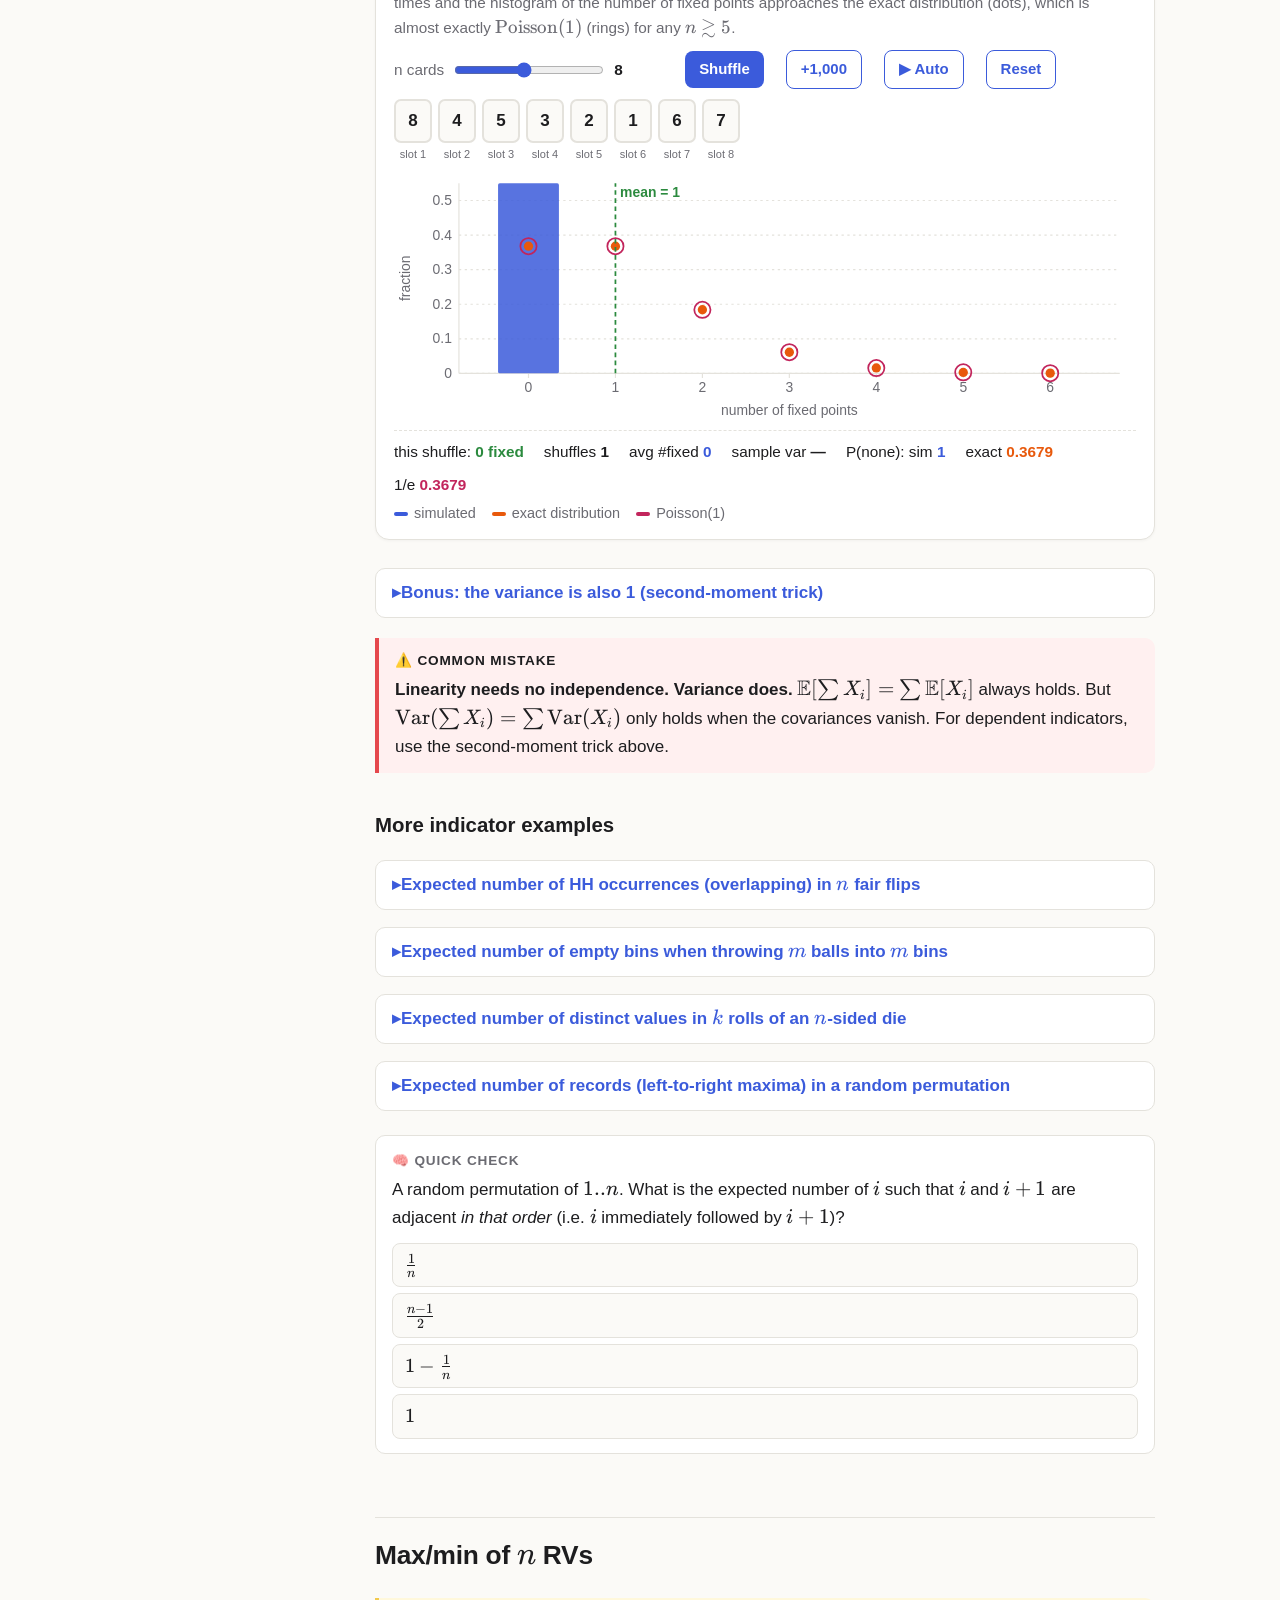
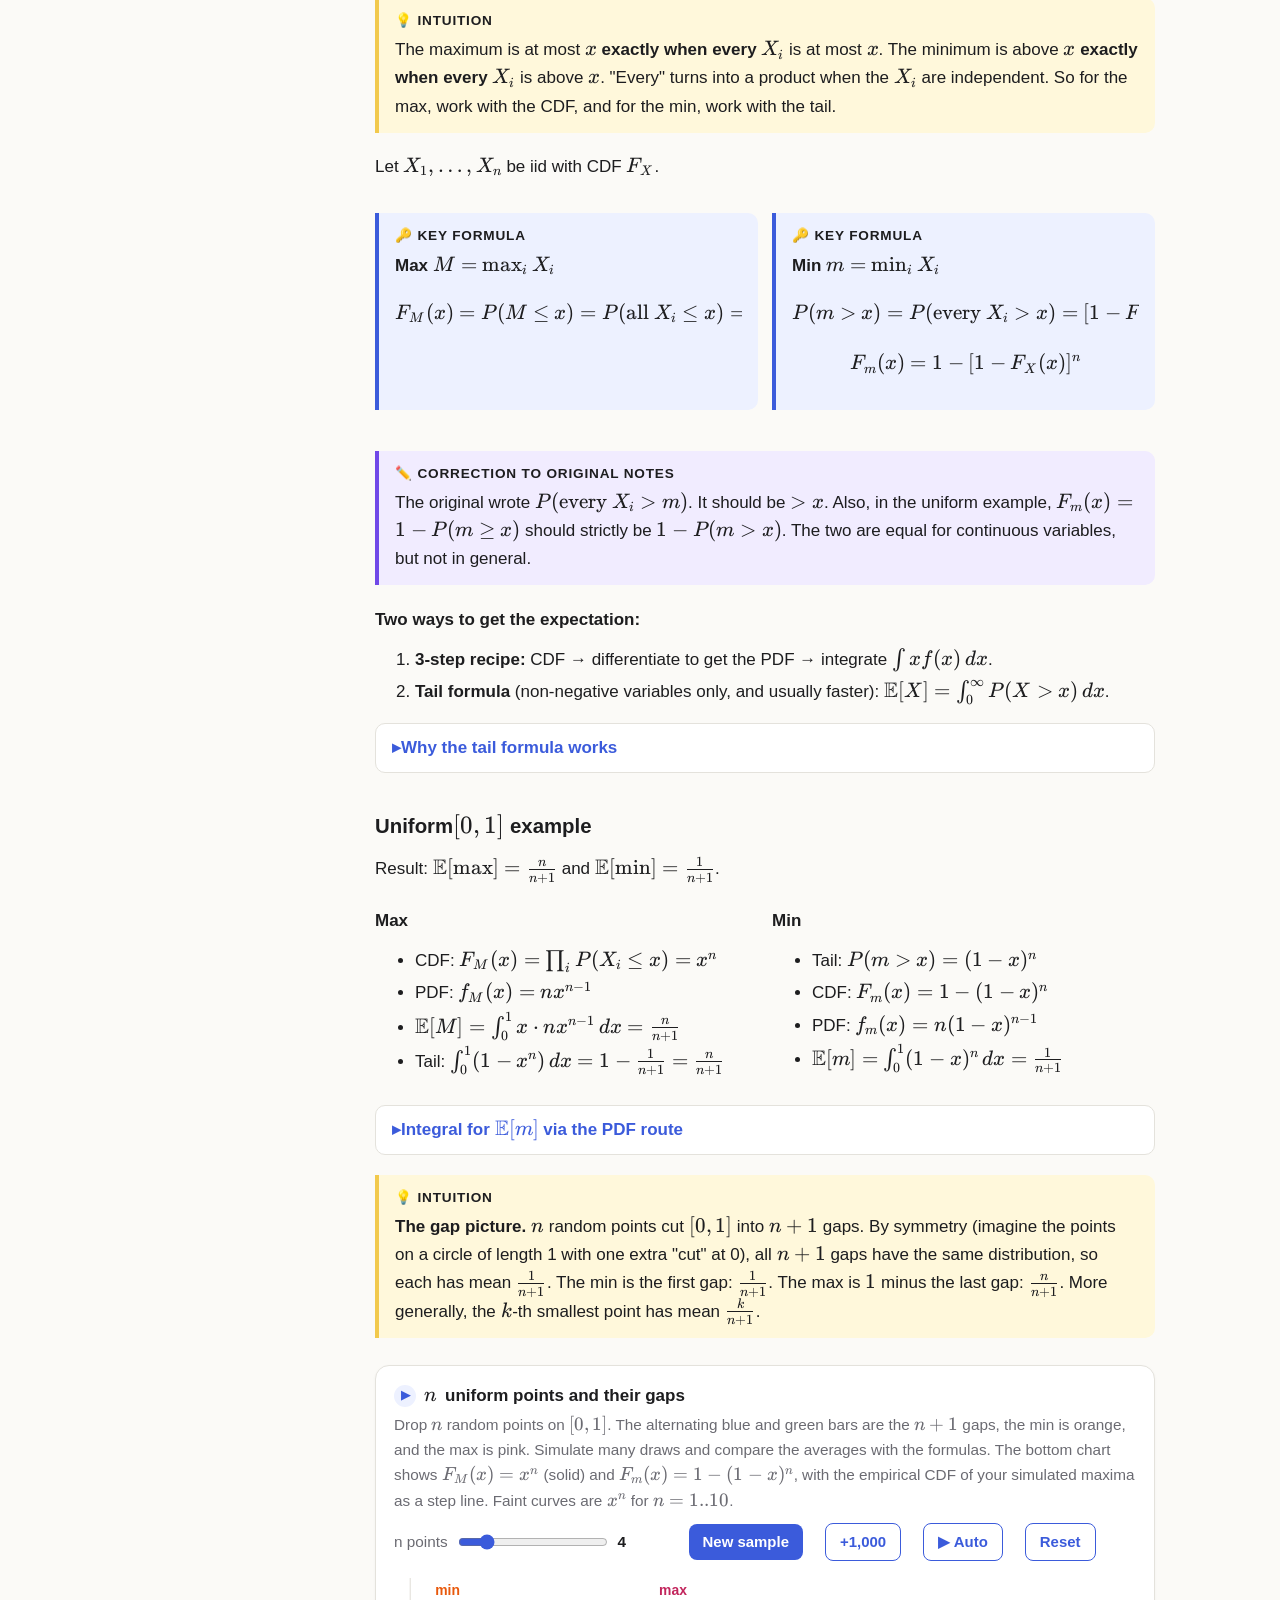
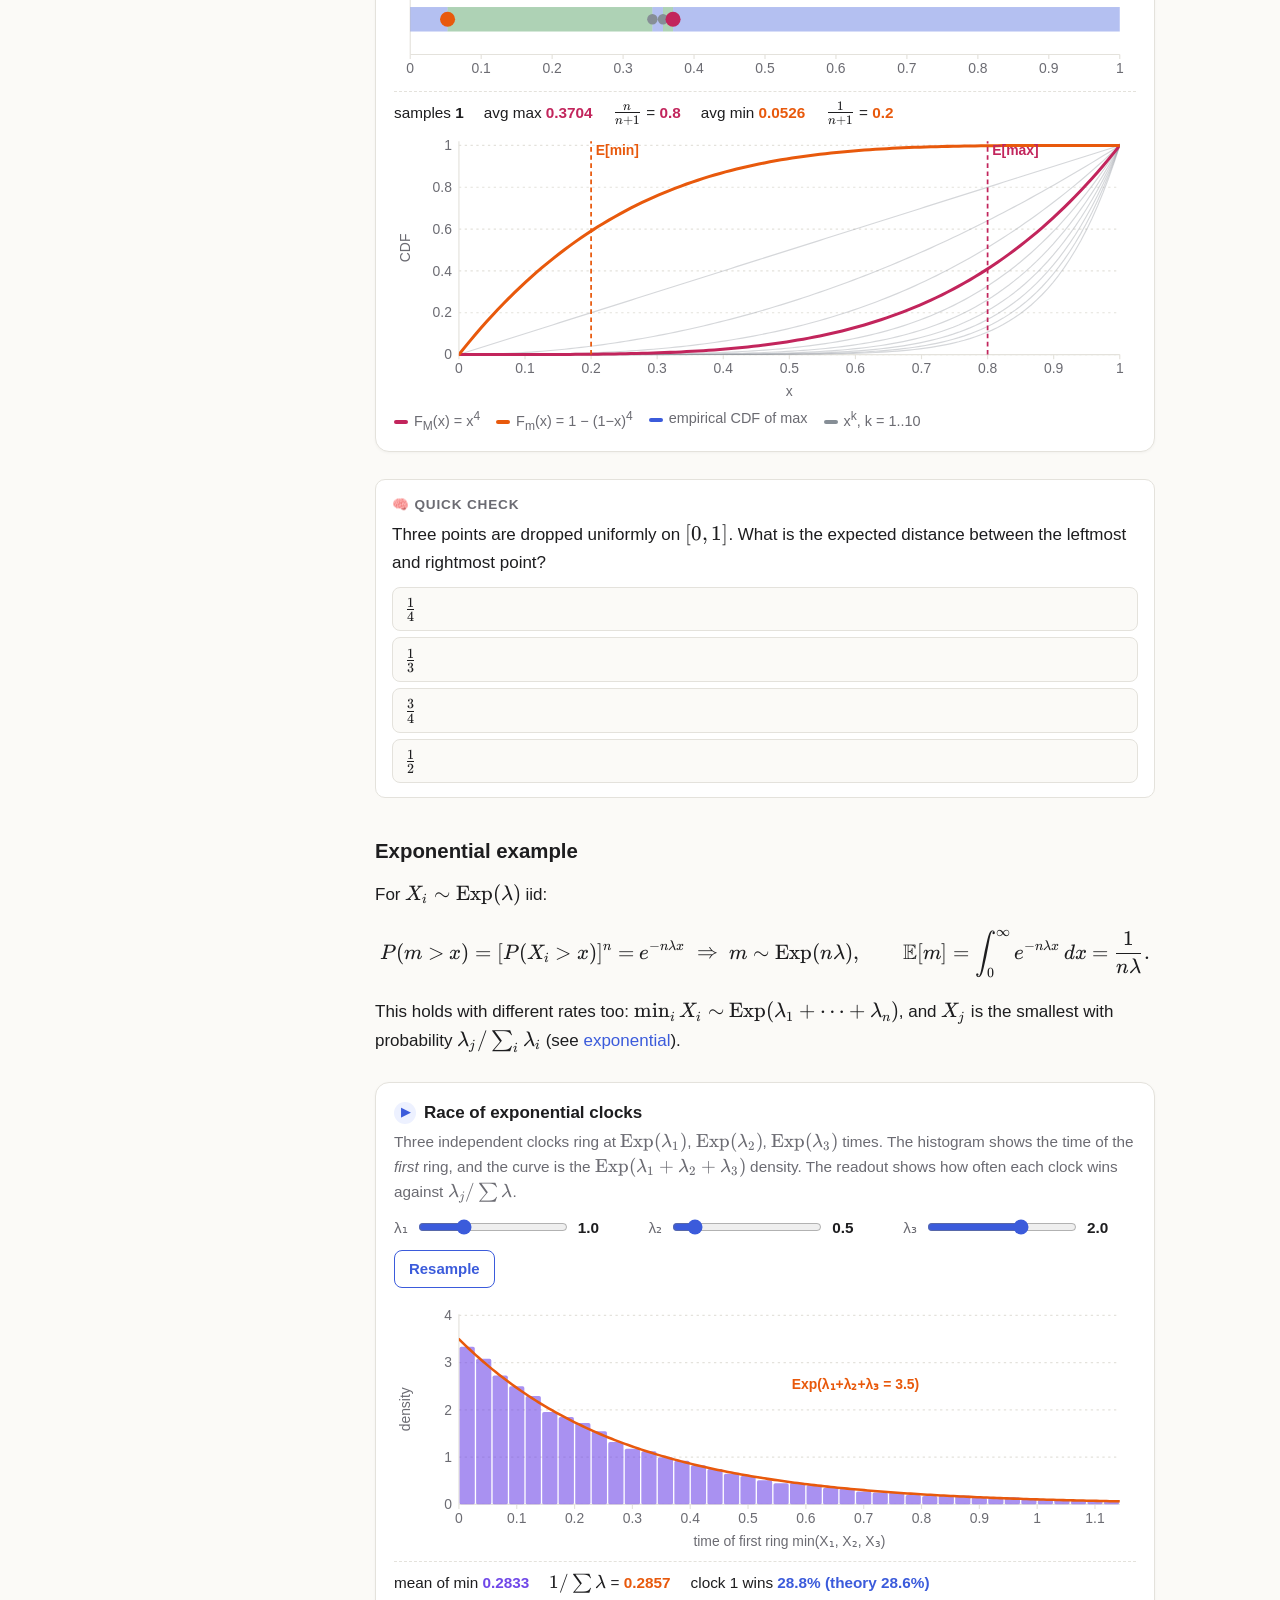
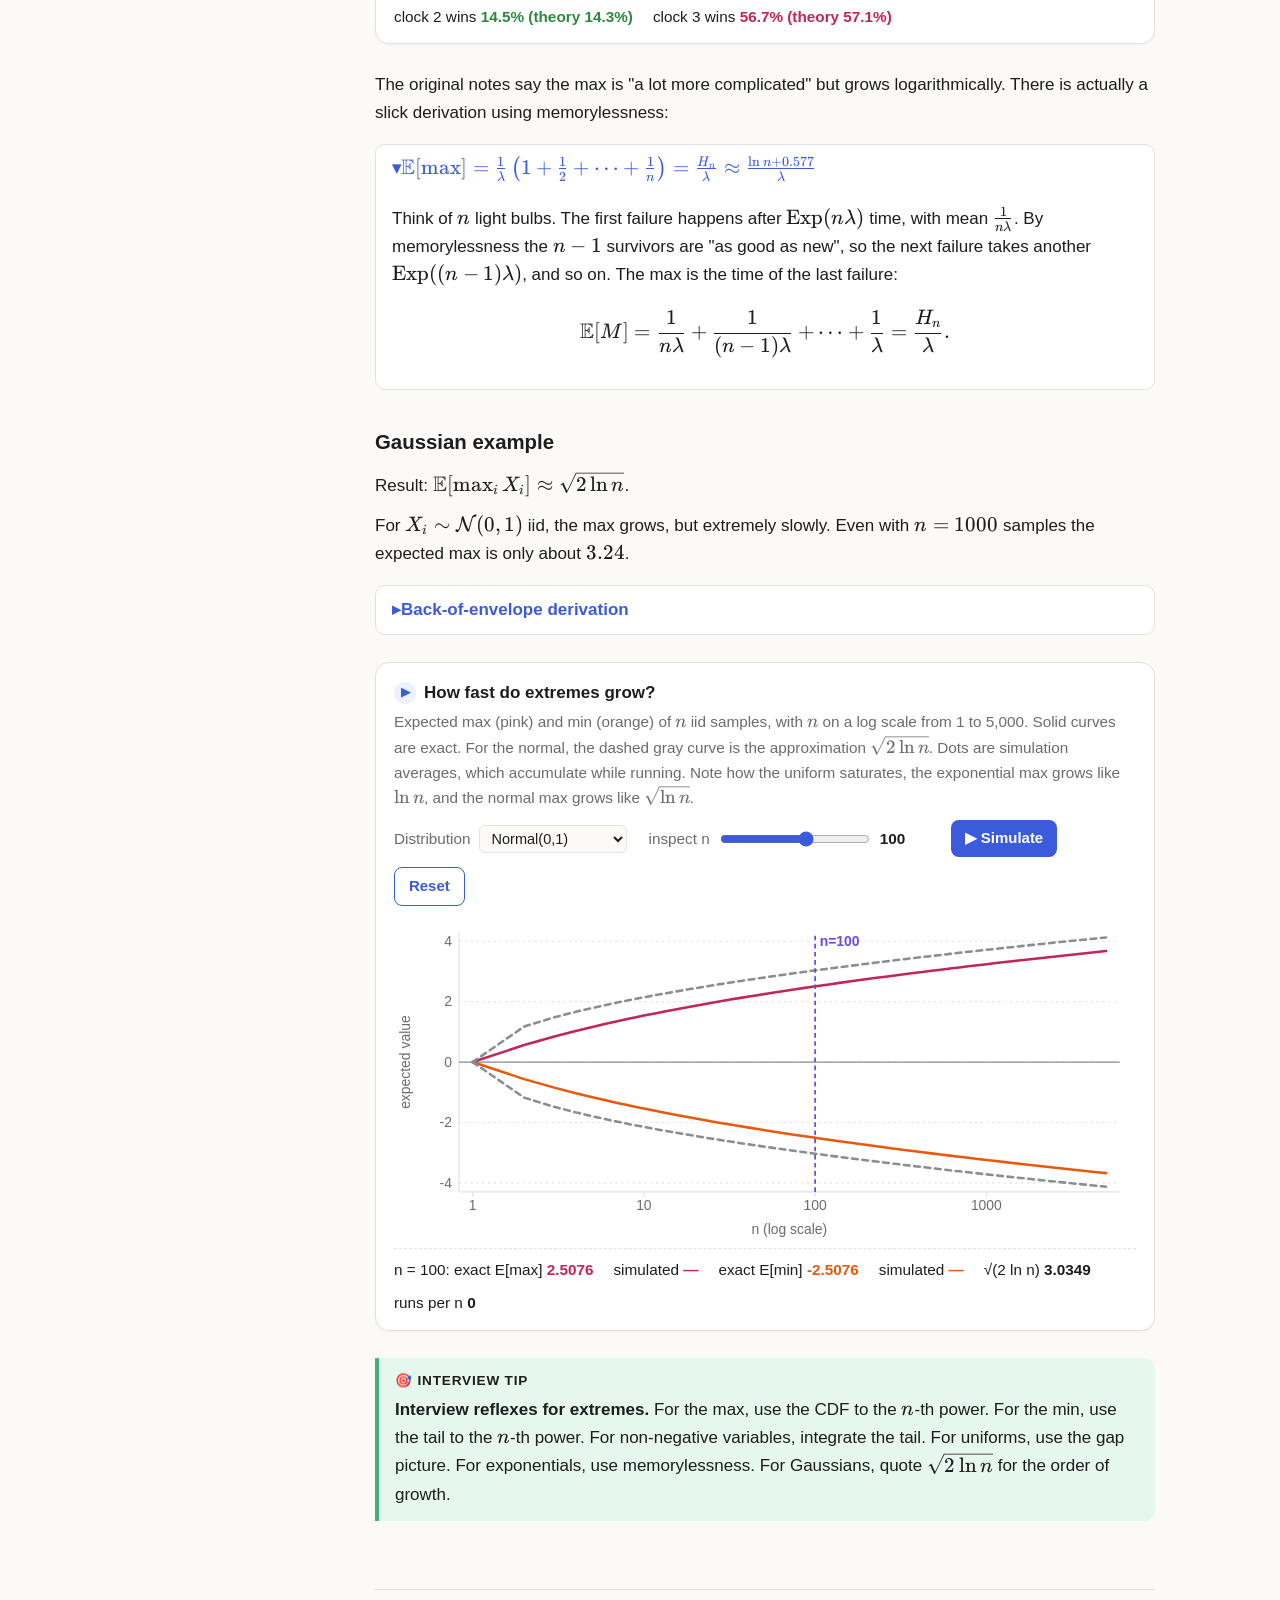
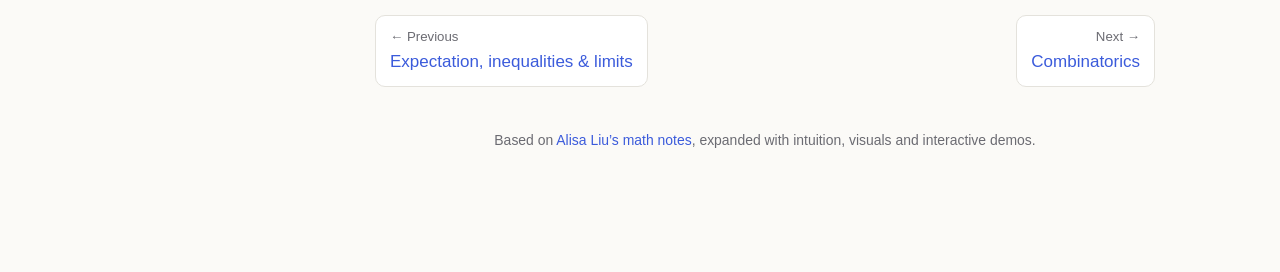
<file: problems.html>
<!doctype html>
<html lang="en">
<head>
  <meta charset="utf-8" />
  <meta name="viewport" content="width=device-width, initial-scale=1" />
  <title>Core problem patterns · Probability, visually</title>
  <link rel="stylesheet" href="assets/katex/katex.min.css" />
  <script src="assets/katex/katex.min.js"></script>
  <script src="assets/katex/contrib/auto-render.min.js"></script>
  <link rel="stylesheet" href="assets/style.css" />
  <script src="assets/lib.js"></script>
  <style>
    .coins { min-height: 30px; line-height: 1; }
    .coin { display: inline-block; width: 22px; height: 22px; border-radius: 50%; margin: 2px; text-align: center; line-height: 22px; font-size: 11px; font-weight: 700; color: #fff; }
    .coin.h { background: var(--c1); } .coin.t { background: var(--c6); }
    .coin.done { outline: 2px solid var(--c3); outline-offset: 1px; }
    .ctl input[type=text] { background: var(--bg); color: var(--ink); border: 1px solid var(--line); border-radius: 6px; padding: 4px 8px; font: inherit; font-size: .95em; width: 6.5em; text-transform: uppercase; }
    .eqs { overflow-x: auto; margin: 6px 0; }
    .perm-row { display: flex; flex-wrap: wrap; gap: 6px; margin: 8px 0 4px; }
    .pcard { width: 38px; text-align: center; }
    .pcard .face { border: 2px solid var(--line); border-radius: 7px; background: var(--bg); padding: 6px 0; font-weight: 700; font-variant-numeric: tabular-nums; transition: background .2s, border-color .2s; }
    .pcard.fixed .face { border-color: var(--c3); background: var(--tip); color: var(--c3); }
    .pcard .slot { font-size: 11px; color: var(--muted); margin-top: 2px; }
    svg.diagram { width: 100%; height: auto; display: block; }
    svg.diagram text { font-family: inherit; }
    .twocol > * { min-width: 0; }
  </style>
</head>
<body data-page="problems">
<main><div class="content">

<h1>🧩 Core problem patterns</h1>
<p class="lede">Most interview probability questions are one of a handful of patterns in disguise. Three of them do most of the work: <strong>first-step analysis</strong> (when the process can restart), <strong>counting with indicators</strong> (when you need "how many, on average"), and <strong>max/min through the CDF</strong> (when you need an extreme value). Recognize the pattern and the algebra is usually short.</p>

<table>
  <tr><th>If the question sounds like…</th><th>reach for…</th></tr>
  <tr><td>"expected number of flips/rolls/steps until …"</td><td><a href="#first-step-analysis">first-step analysis</a>: set up states and condition on the next step</td></tr>
  <tr><td>"expected number of things that …" (fixed points, empty boxes, runs, pairs)</td><td><a href="#counting-in-expectation">indicators + linearity</a></td></tr>
  <tr><td>"expected largest / smallest / first to …"</td><td><a href="#max-min-of-n-rvs">CDF of the max, tail of the min</a></td></tr>
</table>

<!-- ===================================================== FIRST STEP -->
<h2 id="first-step-analysis">First-step analysis</h2>

<div class="callout intuition">
  <p>After one step, you are usually in a <em>slightly different copy of the same problem</em>. Write the answer from every possible "where am I now?" state in terms of the answers from the states you could move to next. That gives a system of linear equations, and you solve it.</p>
</div>

<p><strong>Classic question:</strong> what is the expected number of fair coin flips needed to see two heads in a row (HH)?</p>
<p>The only thing that matters about the past is how much progress you have toward HH. Define:</p>
<ul>
  <li>$E_0$ = expected <em>remaining</em> flips when you have no progress (you just started, or just flipped tails);</li>
  <li>$E_1$ = expected remaining flips when the last flip was a head (one H in hand).</li>
</ul>
<p>Now condition on the next flip. It always costs 1 flip, and then you land in a new state:</p>
$$E_0=\underbrace{\tfrac12 (1+E_0)}_{\text{tails: no progress}}+\underbrace{\tfrac12(1+E_1)}_{\text{heads: one H}}
\qquad\qquad
E_1=\underbrace{\tfrac12(1+E_0)}_{\text{tails: start over}}+\underbrace{\tfrac12\cdot 1}_{\text{heads: done}}$$

<details open><summary>Solving the system</summary>
  <p>Simplify the second equation: $E_1 = 1+\tfrac12E_0$. Substitute into the first:</p>
  $$E_0 = 1+\tfrac12E_0+\tfrac12\big(1+\tfrac12E_0\big) = \tfrac32+\tfrac34E_0 \;\Rightarrow\; \tfrac14E_0=\tfrac32\;\Rightarrow\; E_0=6,\quad E_1=4.$$
  <div class="callout fix"><p>The original notes wrote the "heads again" branch of $E_1$ as $\tfrac12\cdot 0$. The flip that finishes still costs one, so it should be $\tfrac12\cdot 1$ (equivalently $\tfrac12(1+0)$). With $\cdot\,0$ the equations would give $E_0=5$, not 6. The stated answer $E_0=6$ is right.</p></div>
</details>

<div class="callout key">
  <p><strong>First-step analysis recipe.</strong></p>
  <ol>
    <li>Choose states that capture <em>everything about the past that matters</em> for the future (here: the longest useful prefix of the target).</li>
    <li>For each state $s$, write $E_s = 1 + \sum_{s'} P(s\to s')\,E_{s'}$, with $E=0$ in the finishing state.</li>
    <li>Solve the linear system. The answer is $E_{\text{start}}$.</li>
  </ol>
  <p>The same move gives probabilities instead of expectations: $p_s=\sum_{s'}P(s\to s')\,p_{s'}$, with $p=1$ in winning states and $p=0$ in losing ones. That is how you solve <a href="puzzles.html">gambler's ruin</a>.</p>
</div>

<div class="widget" id="w-pattern">
  <div class="widget-title">Waiting for a coin pattern</div>
  <div class="widget-desc">Pick a target pattern. The diagram shows its states: each state is "the longest prefix of the pattern I currently have", and each arrow shows where a flip takes you. The equations are generated from the diagram and solved exactly. Press <b>▶ Run</b> to watch the simulator walk the diagram. The current state is highlighted, and the running average converges to $E_\varnothing$.</div>
  <div class="controls" id="pt-ctl"></div>
  <div class="controls" id="pt-ctl2"></div>
  <div class="chart" id="pt-diagram"></div>
  <div class="coins" id="pt-coins"></div>
  <div class="eqs" id="pt-eqs"></div>
  <div class="chart" id="pt-chart"></div>
  <div class="readout" id="pt-read"></div>
</div>

<div class="callout warn">
  <p><strong>Don't always reset to the start on a miss.</strong> In HTH, if you have "H" and flip H, you are still at "H" because the new head is a fresh start of the pattern. Likewise, in HHT, a third H keeps you at "HH". The right state after a miss is the <em>longest suffix of what you have seen that is still a prefix of the target</em>. This is the same idea as the KMP string-matching automaton.</p>
</div>

<div class="callout tip">
  <p><strong>Shortcut for fair coins (the "overlap" or ABRACADABRA formula).</strong> For a pattern of length $L$, add $2^k$ for every $k$ such that the first $k$ letters equal the last $k$ letters:</p>
  $$\E[\text{flips}] = \sum_{k\,:\,\text{prefix}_k=\text{suffix}_k} 2^k.$$
  <p>HH: $2+4=6$. HT: $4$ (no proper overlap). HHH: $2+4+8=14$. HTH: $2+8=10$. For a biased coin, replace $2^k$ with $1/P(\text{prefix}_k)$. It is a lovely way to <em>check</em> an answer, but in an interview, set up the states first.</p>
</div>

<div class="quiz" data-answer="1">
  <div class="q">HT and HH both have probability $\tfrac14$ at any given pair of positions. Why does HT take fewer flips on average (4 vs 6)?</div>
  <ul>
    <li>Because tails are more likely than heads after a head.</li>
    <li>Because when you hold an H and miss, HT leaves you at "H" (the miss was an H), while HH sends you back to the start (the miss was a T).</li>
    <li>Because HT can overlap with itself and HH cannot.</li>
    <li>It doesn't. They both take 6 on average.</li>
  </ul>
  <div class="explain">From state "H": aiming for HT, a miss means you flipped H, so you are still at "H" and lose no progress. Aiming for HH, a miss means you flipped T, which wipes out your progress. HH <em>does</em> overlap with itself, and self-overlap is exactly what makes a pattern slower (see the overlap formula).</div>
</div>

<p><strong>The same trick, once more:</strong> the mean of a <a href="distributions.html#geometric">geometric</a> variable. Each trial succeeds with probability $p$. Otherwise you've spent one trial and are back at the start: $E=1+(1-p)E\Rightarrow E=1/p$.</p>

<div class="callout intuition">
  <p><strong>This generalizes.</strong> The states and arrows above form an <em>absorbing Markov chain</em>, and first-step analysis is just the general equation for its expected hitting times, $h_s = 1+\sum_{s'}P_{ss'}h_{s'}$. See <a href="markov.html">Markov chains</a> for the matrix version, and <a href="puzzles.html">gambler's ruin and random walks</a> for more examples.</p>
</div>

<!-- ===================================================== COUNTING IN EXPECTATION -->
<h2 id="counting-in-expectation">Counting in expectation</h2>

<div class="callout intuition">
  <p>"How many, on average?" is hard to answer by finding the whole distribution of the count, and easy to answer by splitting the count into one yes/no question per item. The expected count is the <em>sum of the probabilities</em>, and this holds even if the items are wildly dependent.</p>
</div>

<div class="callout key">
  <ol>
    <li>Define an indicator for each item: $X_i=\1[\text{item } i \text{ has the property}]$.</li>
    <li>The count is $N=\sum_i X_i$.</li>
    <li>Compute $\E[X_i]=P(\text{item } i \text{ has the property})$. Usually symmetry makes this the same for every $i$.</li>
    <li>Linearity of expectation: $\E[N]=\sum_i P(X_i=1)$.</li>
  </ol>
</div>

<h3 id="fixed-points">Fixed points of a permutation</h3>
<p>Shuffle $n$ cards labeled $1,\dots,n$ into positions $1,\dots,n$. A <strong>fixed point</strong> is a card that lands in its own position. (The story version: $n$ people throw their hats in a pile and each grabs one at random. How many get their own hat?)</p>
<p>Let $X_i=\1[\text{card } i \text{ lands in position } i]$. By symmetry, position $i$ is equally likely to hold any of the $n$ cards, so $P(X_i=1)=\tfrac1n$. Therefore</p>
$$\E[\#\text{fixed points}] = \sum_{i=1}^n \frac1n = 1 \qquad\text{for every } n.$$

<div class="widget" id="w-fixed">
  <div class="widget-title">Shuffle and count fixed points</div>
  <div class="widget-desc">Each box shows the card that landed in that slot. Green boxes are fixed points (card $i$ in slot $i$). Shuffle many times and the histogram of the number of fixed points approaches the exact distribution (dots), which is almost exactly $\Pois(1)$ (rings) for any $n\gtrsim 5$.</div>
  <div class="controls" id="fx-ctl"></div>
  <div class="perm-row" id="fx-cards"></div>
  <div class="chart" id="fx-chart"></div>
  <div class="readout" id="fx-read"></div>
</div>

<details><summary>Bonus: the variance is also 1 (second-moment trick)</summary>
  <p>The $X_i$ are dependent, but we only need pairwise probabilities. For $i\neq j$, $P(X_i=X_j=1)=\frac1n\cdot\frac1{n-1}$. Using $X_i^2=X_i$:</p>
  $$\E[N^2]=\sum_i\E[X_i]+\sum_{i\neq j}\E[X_iX_j]=1+n(n-1)\cdot\frac{1}{n(n-1)}=2 \;\Rightarrow\;\Var(N)=2-1^2=1.$$
  <p>Mean 1 and variance 1 match $\Pois(1)$. The probability of <em>no</em> fixed points tends to $e^{-1}\approx0.368$, which is the <a href="combinatorics.html#derangements">derangement</a> result.</p>
</details>

<div class="callout warn">
  <p><strong>Linearity needs no independence. Variance does.</strong> $\E[\sum X_i]=\sum\E[X_i]$ always holds. But $\Var(\sum X_i)=\sum\Var(X_i)$ only holds when the covariances vanish. For dependent indicators, use the second-moment trick above.</p>
</div>

<h3 id="more-indicator-examples">More indicator examples</h3>
<details><summary>Expected number of HH occurrences (overlapping) in $n$ fair flips</summary>
  <p>Let $X_i=\1[\text{flips } i \text{ and } i+1 \text{ are both H}]$ for $i=1,\dots,n-1$. Each has probability $\tfrac14$, so $\E=\frac{n-1}{4}$. The $X_i$ overlap and are dependent, and that doesn't matter.</p>
</details>
<details><summary>Expected number of empty bins when throwing $m$ balls into $m$ bins</summary>
  <p>$X_j=\1[\text{bin } j \text{ empty}]$, and $P(X_j=1)=(1-\tfrac1m)^m\to e^{-1}$. So $\E[\#\text{empty}]=m(1-\tfrac1m)^m\approx 0.37m$. This is the "37% empty" fact from <a href="puzzles.html">balls into bins</a>.</p>
</details>
<details><summary>Expected number of distinct values in $k$ rolls of an $n$-sided die</summary>
  <p>Use an indicator per <em>face</em>: $X_v=\1[\text{face } v \text{ appears at least once}]$, with $P=1-(1-\tfrac1n)^k$. So $\E=n\big(1-(1-\tfrac1n)^k\big)$. Tip: when indicators over the obvious items are awkward, try indicators over the <em>other</em> side (faces instead of rolls).</p>
</details>
<details><summary>Expected number of records (left-to-right maxima) in a random permutation</summary>
  <p>Position $i$ is a record if it is the largest of the first $i$ values. By symmetry this has probability $\tfrac1i$, so $\E=\sum_{i=1}^n\tfrac1i=H_n\approx\ln n$.</p>
</details>

<div class="quiz" data-answer="2">
  <div class="q">A random permutation of $1..n$. What is the expected number of $i$ such that $i$ and $i+1$ are adjacent <em>in that order</em> (i.e. $i$ immediately followed by $i+1$)?</div>
  <ul><li>$\tfrac1n$</li><li>$\tfrac{n-1}{2}$</li><li>$1-\tfrac1n$</li><li>$1$</li></ul>
  <div class="explain">There are $n-1$ indicators, one per pair $(i,i+1)$. Glue $i,i+1$ into a block: there are $(n-1)!$ such permutations out of $n!$, so each has probability $\tfrac1n$. Total: $\tfrac{n-1}{n}=1-\tfrac1n$.</div>
</div>

<!-- ===================================================== MAX / MIN -->
<h2 id="max-min-of-n-rvs">Max/min of $n$ RVs</h2>

<div class="callout intuition">
  <p>The maximum is at most $x$ <strong>exactly when every</strong> $X_i$ is at most $x$. The minimum is above $x$ <strong>exactly when every</strong> $X_i$ is above $x$. "Every" turns into a product when the $X_i$ are independent. So for the max, work with the CDF, and for the min, work with the tail.</p>
</div>

<p>Let $X_1,\dots,X_n$ be iid with CDF $F_X$.</p>
<div class="twocol">
  <div class="callout key"><p><strong>Max</strong> $M=\max_iX_i$</p>
  $$F_M(x)=P(M\le x)=P(\text{all }X_i\le x)=[F_X(x)]^n$$</div>
  <div class="callout key"><p><strong>Min</strong> $m=\min_iX_i$</p>
  $$P(m>x)=P(\text{every }X_i>x)=[1-F_X(x)]^n$$
  $$F_m(x)=1-[1-F_X(x)]^n$$</div>
</div>

<div class="callout fix"><p>The original wrote $P(\text{every }X_i>m)$. It should be $>x$. Also, in the uniform example, $F_m(x)=1-P(m\ge x)$ should strictly be $1-P(m>x)$. The two are equal for continuous variables, but not in general.</p></div>

<p><strong>Two ways to get the expectation:</strong></p>
<ol>
  <li><strong>3-step recipe:</strong> CDF → differentiate to get the PDF → integrate $\int x f(x)\,dx$.</li>
  <li><strong>Tail formula</strong> (non-negative variables only, and usually faster): $\E[X]=\int_0^\infty P(X>x)\,dx$.</li>
</ol>
<details><summary>Why the tail formula works</summary>
  <p>Write $X=\int_0^\infty \1[x\lt X]\,dx$ (the length of $[0,X)$). Take expectations and swap $\E$ and $\int$:</p>
  $$\E[X]=\int_0^\infty \E\,\1[X>x]\,dx=\int_0^\infty P(X>x)\,dx.$$
  <p>The discrete version, for $X\in\{0,1,2,\dots\}$, is $\E[X]=\sum_{k\ge 0}P(X>k)$.</p>
</details>

<h3 id="uniform-max-min">Uniform$[0,1]$ example</h3>
<p>Result: $\E[\max]=\frac{n}{n+1}$ and $\E[\min]=\frac{1}{n+1}$.</p>
<div class="twocol">
<div>
  <p><strong>Max</strong></p>
  <ul>
    <li>CDF: $F_M(x)=\prod_i P(X_i\le x)=x^n$</li>
    <li>PDF: $f_M(x)=nx^{n-1}$</li>
    <li>$\E[M]=\int_0^1 x\cdot nx^{n-1}\,dx=\frac{n}{n+1}$</li>
    <li>Tail: $\int_0^1(1-x^n)\,dx=1-\frac1{n+1}=\frac{n}{n+1}$</li>
  </ul>
</div>
<div>
  <p><strong>Min</strong></p>
  <ul>
    <li>Tail: $P(m>x)=(1-x)^n$</li>
    <li>CDF: $F_m(x)=1-(1-x)^n$</li>
    <li>PDF: $f_m(x)=n(1-x)^{n-1}$</li>
    <li>$\E[m]=\int_0^1(1-x)^n\,dx=\frac{1}{n+1}$</li>
  </ul>
</div>
</div>

<details><summary>Integral for $\E[m]$ via the PDF route</summary>
  <p>Substitute $u=1-x$: $\int_0^1 x\,n(1-x)^{n-1}dx=n\int_0^1(1-u)u^{n-1}du=n\Big(\frac1n-\frac1{n+1}\Big)=\frac1{n+1}$. The tail formula gets there in one line, which is why it is worth remembering.</p>
</details>

<div class="callout intuition">
  <p><strong>The gap picture.</strong> $n$ random points cut $[0,1]$ into $n+1$ gaps. By symmetry (imagine the points on a circle of length 1 with one extra "cut" at 0), all $n+1$ gaps have the same distribution, so each has mean $\frac{1}{n+1}$. The min is the first gap: $\frac1{n+1}$. The max is $1$ minus the last gap: $\frac{n}{n+1}$. More generally, the $k$-th smallest point has mean $\frac{k}{n+1}$.</p>
</div>

<div class="widget" id="w-unif">
  <div class="widget-title">$n$ uniform points and their gaps</div>
  <div class="widget-desc">Drop $n$ random points on $[0,1]$. The alternating blue and green bars are the $n+1$ gaps, the min is orange, and the max is pink. Simulate many draws and compare the averages with the formulas. The bottom chart shows $F_M(x)=x^n$ (solid) and $F_m(x)=1-(1-x)^n$, with the empirical CDF of your simulated maxima as a step line. Faint curves are $x^n$ for $n=1..10$.</div>
  <div class="controls" id="un-ctl"></div>
  <div class="chart" id="un-strip"></div>
  <div class="readout" id="un-read"></div>
  <div class="chart" id="un-cdf"></div>
</div>

<div class="quiz" data-answer="3">
  <div class="q">Three points are dropped uniformly on $[0,1]$. What is the expected distance between the leftmost and rightmost point?</div>
  <ul><li>$\tfrac14$</li><li>$\tfrac13$</li><li>$\tfrac34$</li><li>$\tfrac12$</li></ul>
  <div class="explain">$\E[\max]-\E[\min]=\tfrac34-\tfrac14=\tfrac12$. With the gap picture: 4 gaps of mean $\tfrac14$, and the range spans the 2 middle ones. In general the range has mean $\frac{n-1}{n+1}$.</div>
</div>

<h3 id="exponential-max-min">Exponential example</h3>
<p>For $X_i\sim\Exp(\lambda)$ iid:</p>
$$P(m>x)=[P(X_i>x)]^n=e^{-n\lambda x}\;\Rightarrow\; m\sim\Exp(n\lambda),\qquad \E[m]=\int_0^\infty e^{-n\lambda x}\,dx=\frac{1}{n\lambda}.$$
<p>This holds with different rates too: $\min_i X_i\sim\Exp(\lambda_1+\dots+\lambda_n)$, and $X_j$ is the smallest with probability $\lambda_j/\sum_i\lambda_i$ (see <a href="distributions.html#exponential">exponential</a>).</p>

<div class="widget" id="w-expmin">
  <div class="widget-title">Race of exponential clocks</div>
  <div class="widget-desc">Three independent clocks ring at $\Exp(\lambda_1)$, $\Exp(\lambda_2)$, $\Exp(\lambda_3)$ times. The histogram shows the time of the <em>first</em> ring, and the curve is the $\Exp(\lambda_1+\lambda_2+\lambda_3)$ density. The readout shows how often each clock wins against $\lambda_j/\sum\lambda$.</div>
  <div class="controls" id="em-ctl"></div>
  <div class="chart" id="em-chart"></div>
  <div class="readout" id="em-read"></div>
</div>

<p>The original notes say the max is "a lot more complicated" but grows logarithmically. There is actually a slick derivation using memorylessness:</p>
<details open><summary>$\E[\max]=\frac1\lambda\left(1+\frac12+\dots+\frac1n\right)=\frac{H_n}{\lambda}\approx\frac{\ln n+0.577}{\lambda}$</summary>
  <p>Think of $n$ light bulbs. The first failure happens after $\Exp(n\lambda)$ time, with mean $\frac1{n\lambda}$. By memorylessness the $n-1$ survivors are "as good as new", so the next failure takes another $\Exp((n-1)\lambda)$, and so on. The max is the time of the last failure:</p>
  $$\E[M]=\frac1{n\lambda}+\frac1{(n-1)\lambda}+\dots+\frac1\lambda=\frac{H_n}{\lambda}.$$
</details>

<h3 id="normal-max">Gaussian example</h3>
<p>Result: $\E[\max_i X_i]\approx\sqrt{2\ln n}$.</p>
<p>For $X_i\sim\N(0,1)$ iid, the max grows, but extremely slowly. Even with $n=1000$ samples the expected max is only about $3.24$.</p>
<details><summary>Back-of-envelope derivation</summary>
  <p>The max sits around the level $x$ that only about one of the $n$ samples exceeds: $n\,P(X>x)\approx1$. Gaussian tails are roughly $P(X>x)\approx e^{-x^2/2}$ (ignoring polynomial factors), so $n e^{-x^2/2}\approx1\Rightarrow x\approx\sqrt{2\ln n}$. The ignored factors make this an <em>overestimate</em> at practical $n$: for $n=100$ the exact value is about $2.51$, while $\sqrt{2\ln 100}\approx3.03$. The ratio does tend to 1, very slowly, so $\sqrt{2\ln n}$ is the right order of growth and the standard answer to quote.</p>
</details>

<div class="widget" id="w-extremes">
  <div class="widget-title">How fast do extremes grow?</div>
  <div class="widget-desc">Expected max (pink) and min (orange) of $n$ iid samples, with $n$ on a log scale from 1 to 5,000. Solid curves are exact. For the normal, the dashed gray curve is the approximation $\sqrt{2\ln n}$. Dots are simulation averages, which accumulate while running. Note how the uniform saturates, the exponential max grows like $\ln n$, and the normal max grows like $\sqrt{\ln n}$.</div>
  <div class="controls" id="xt-ctl"></div>
  <div class="chart" id="xt-chart"></div>
  <div class="readout" id="xt-read"></div>
</div>

<div class="callout tip">
  <p><strong>Interview reflexes for extremes.</strong> For the max, use the CDF to the $n$-th power. For the min, use the tail to the $n$-th power. For non-negative variables, integrate the tail. For uniforms, use the gap picture. For exponentials, use memorylessness. For Gaussians, quote $\sqrt{2\ln n}$ for the order of growth.</p>
</div>

</div></main>
<script src="assets/nav.js"></script>
<script src="assets/problems.js"></script>
</body>
</html>
</file>
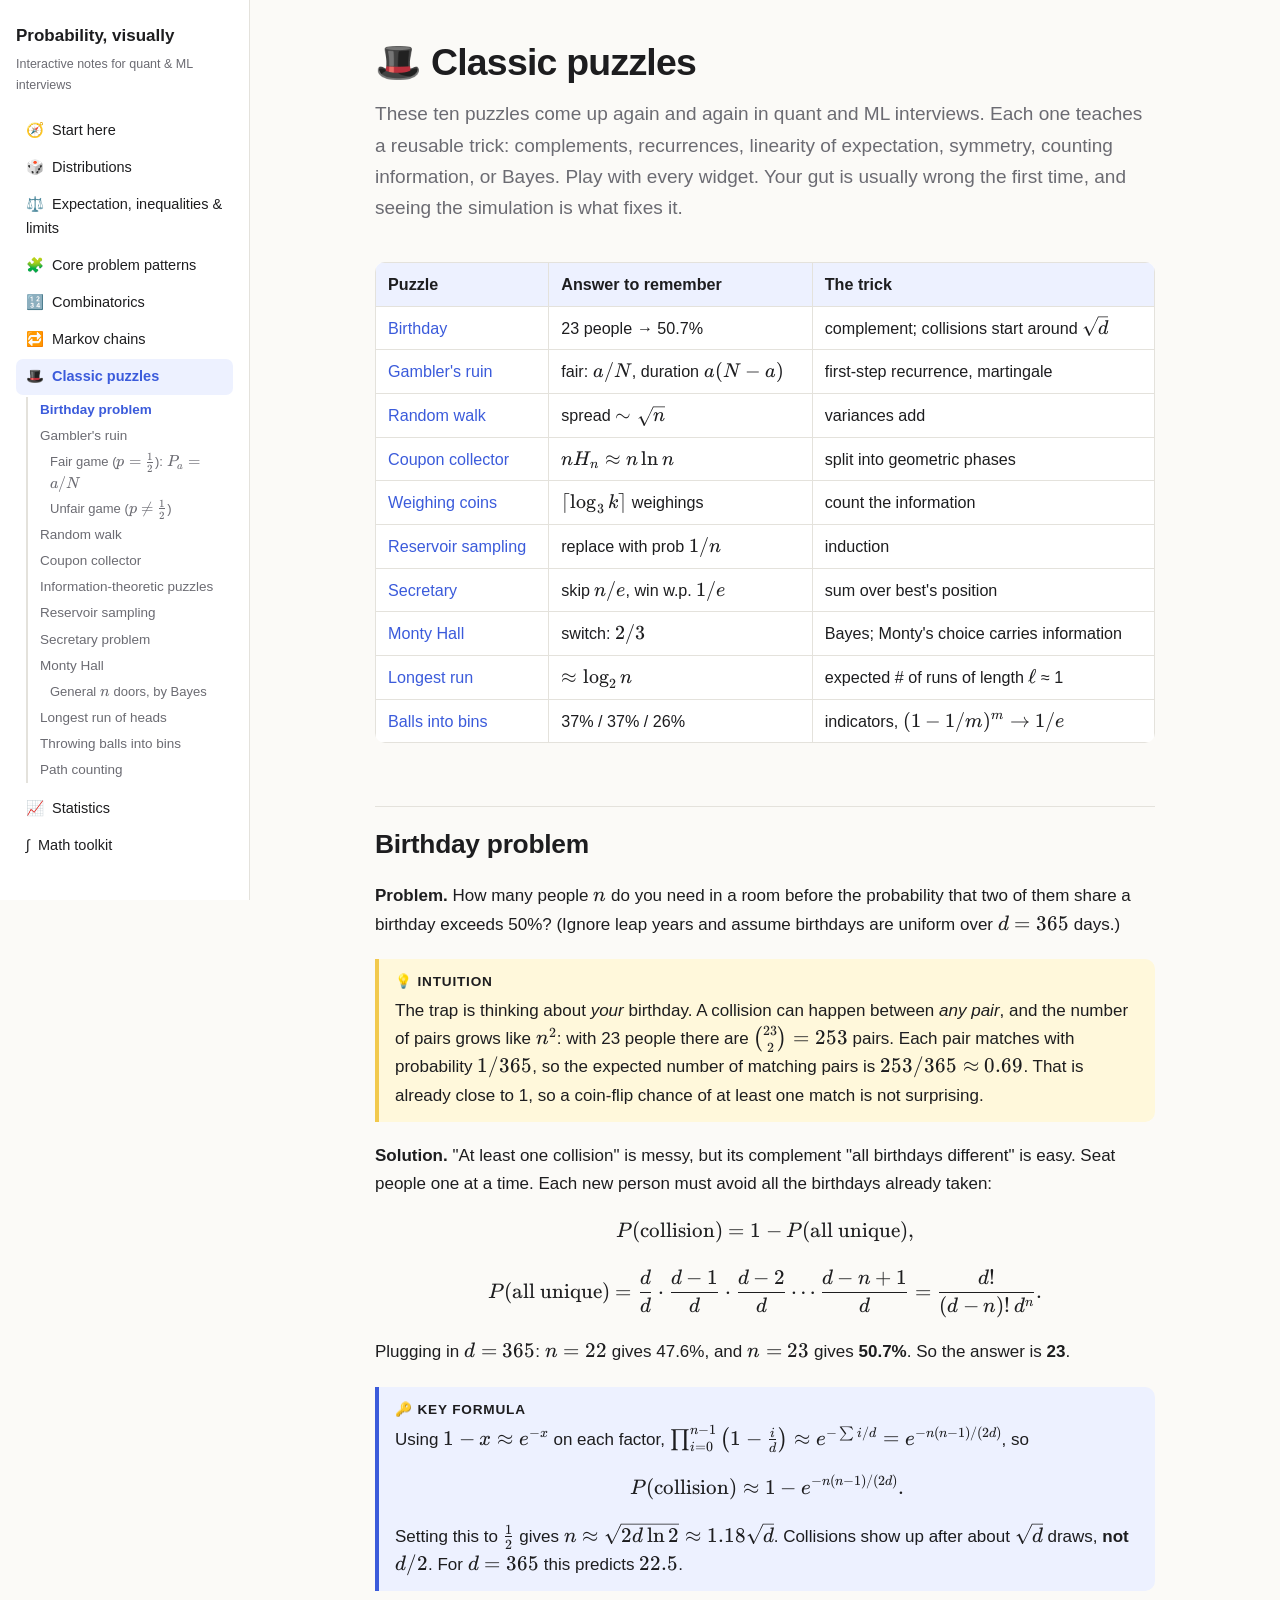
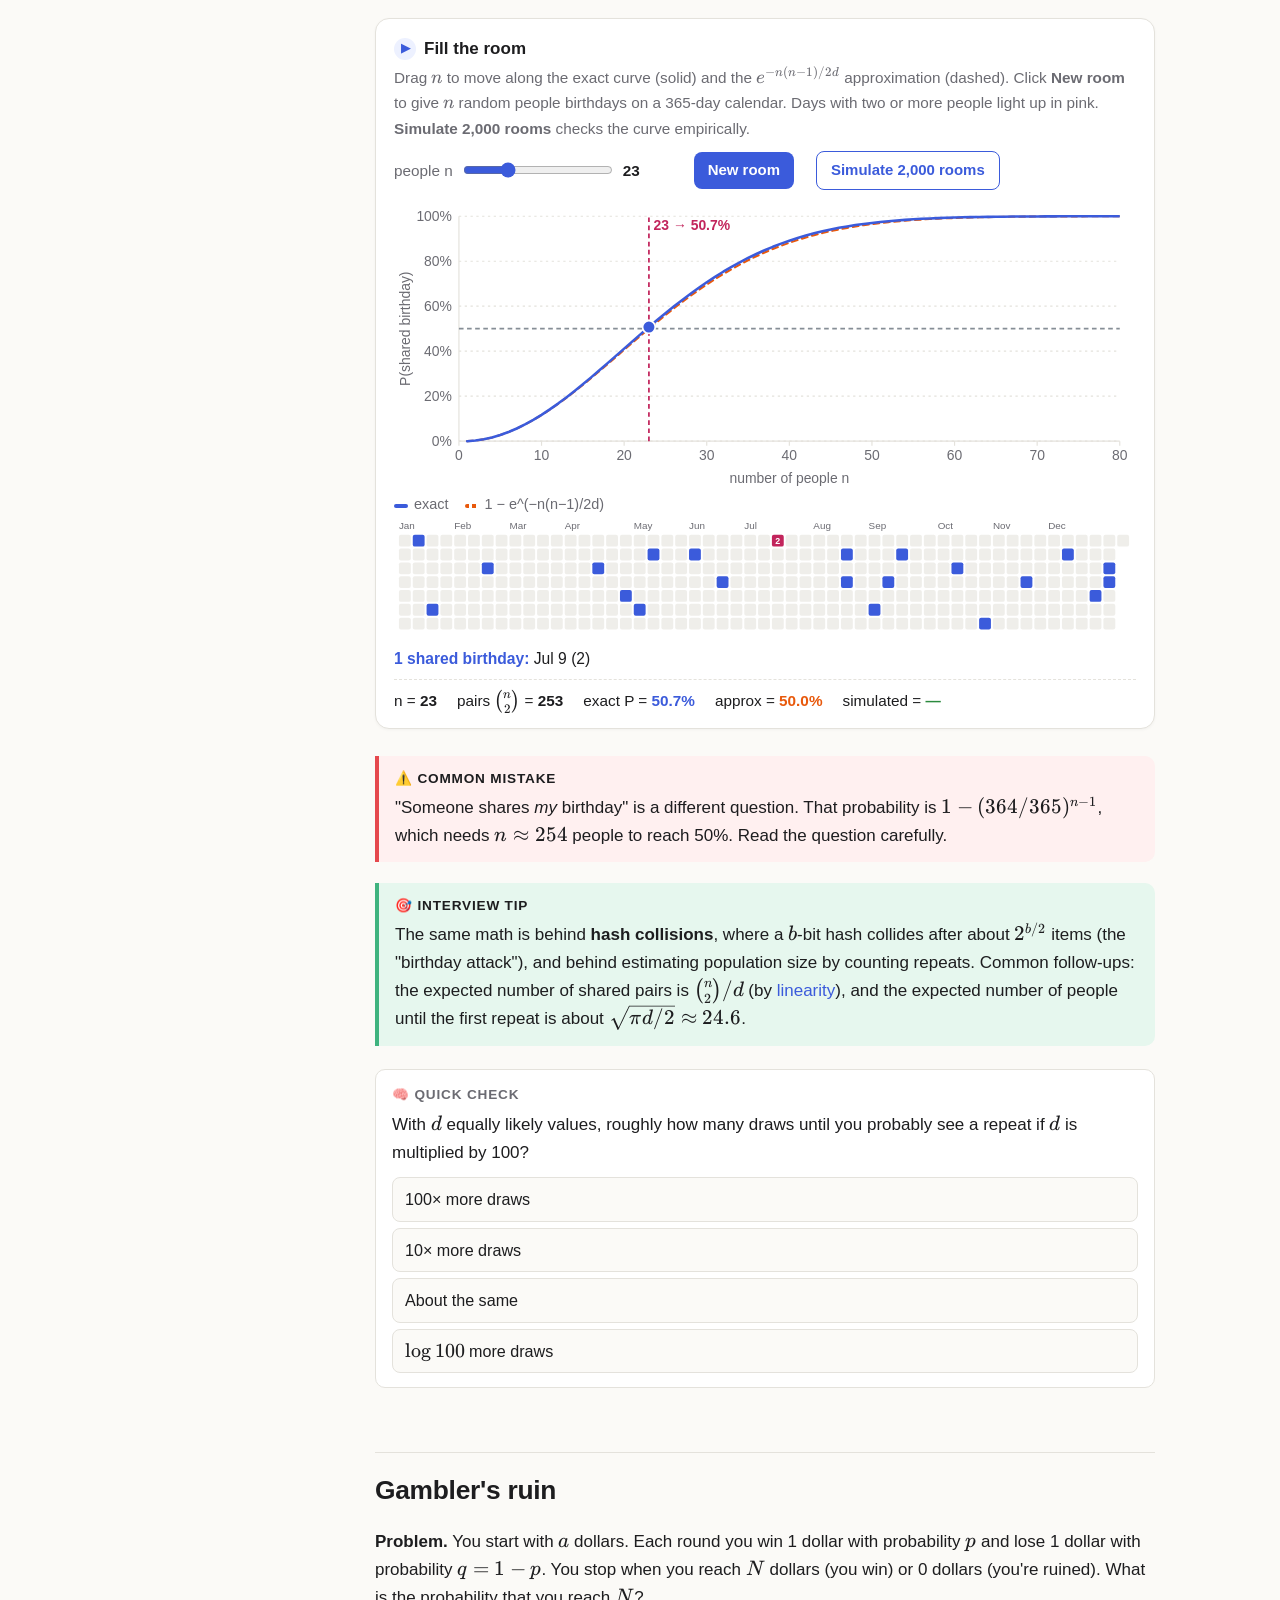
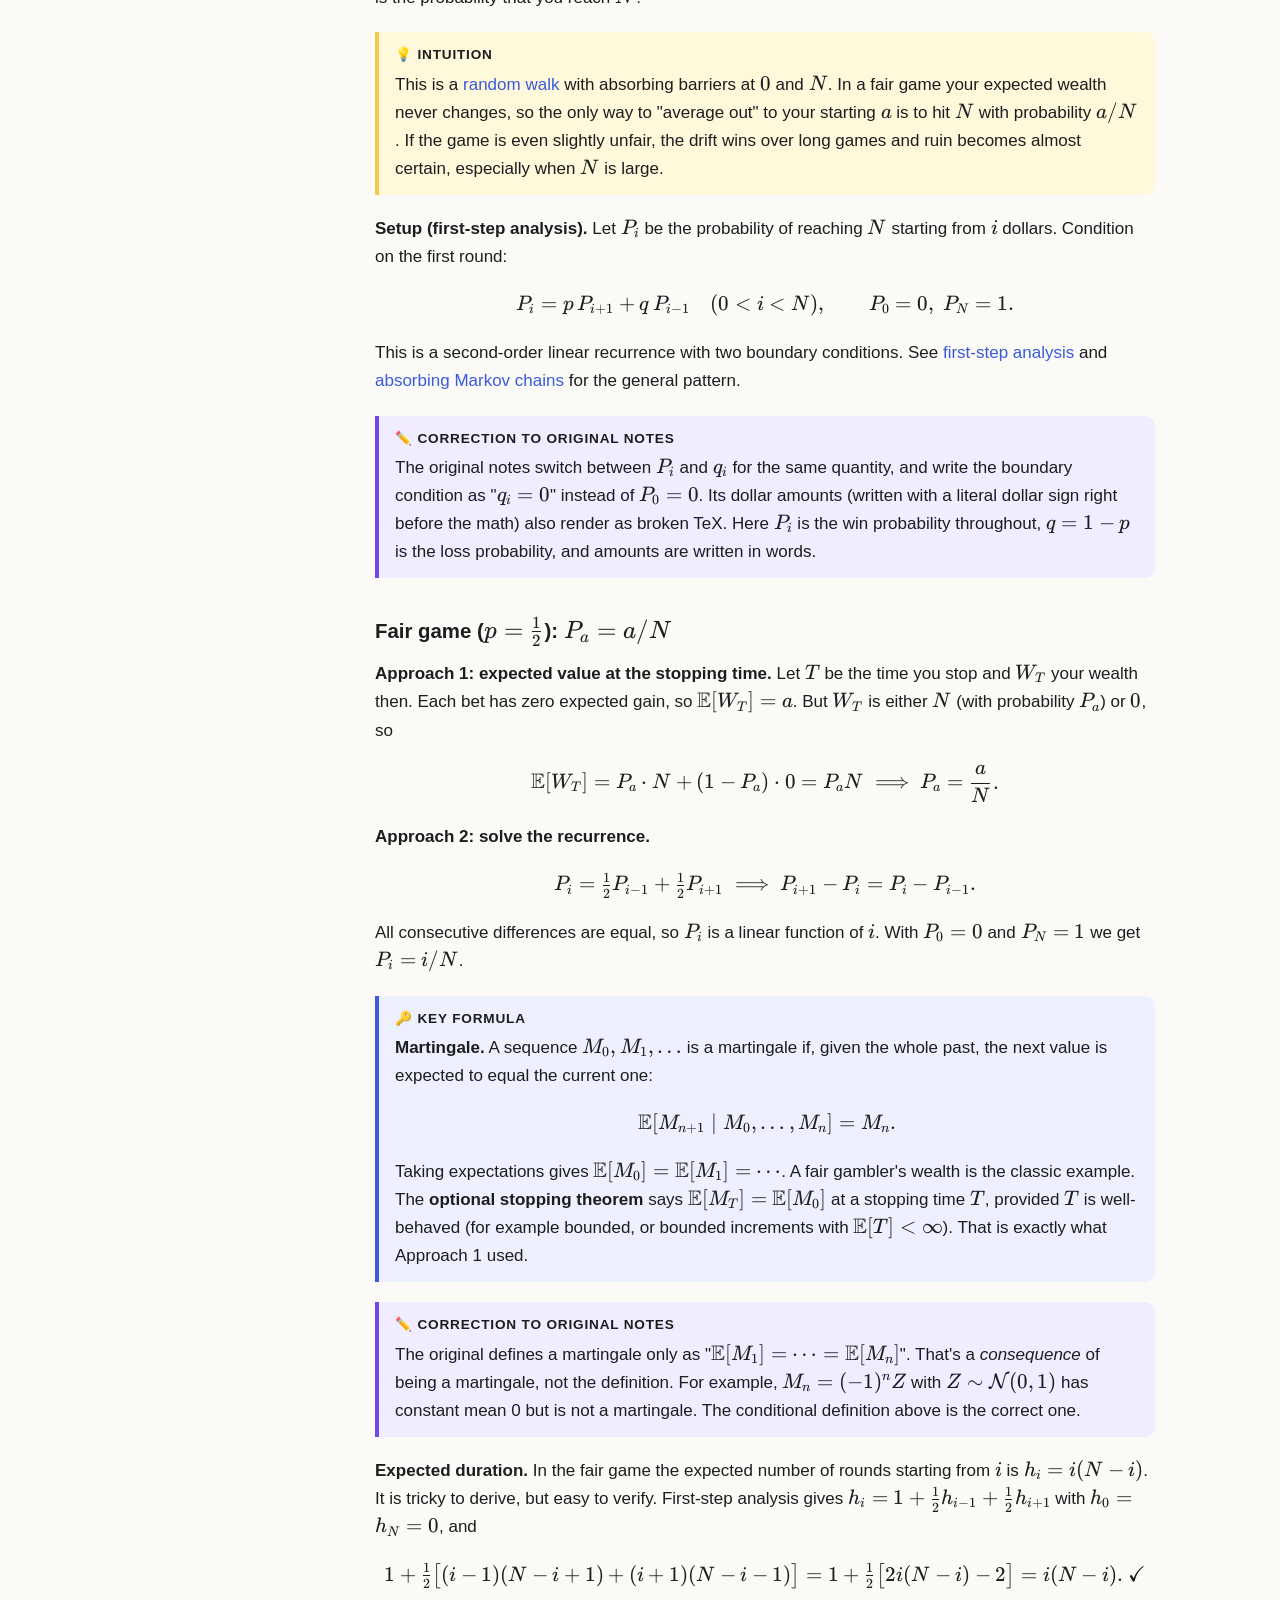
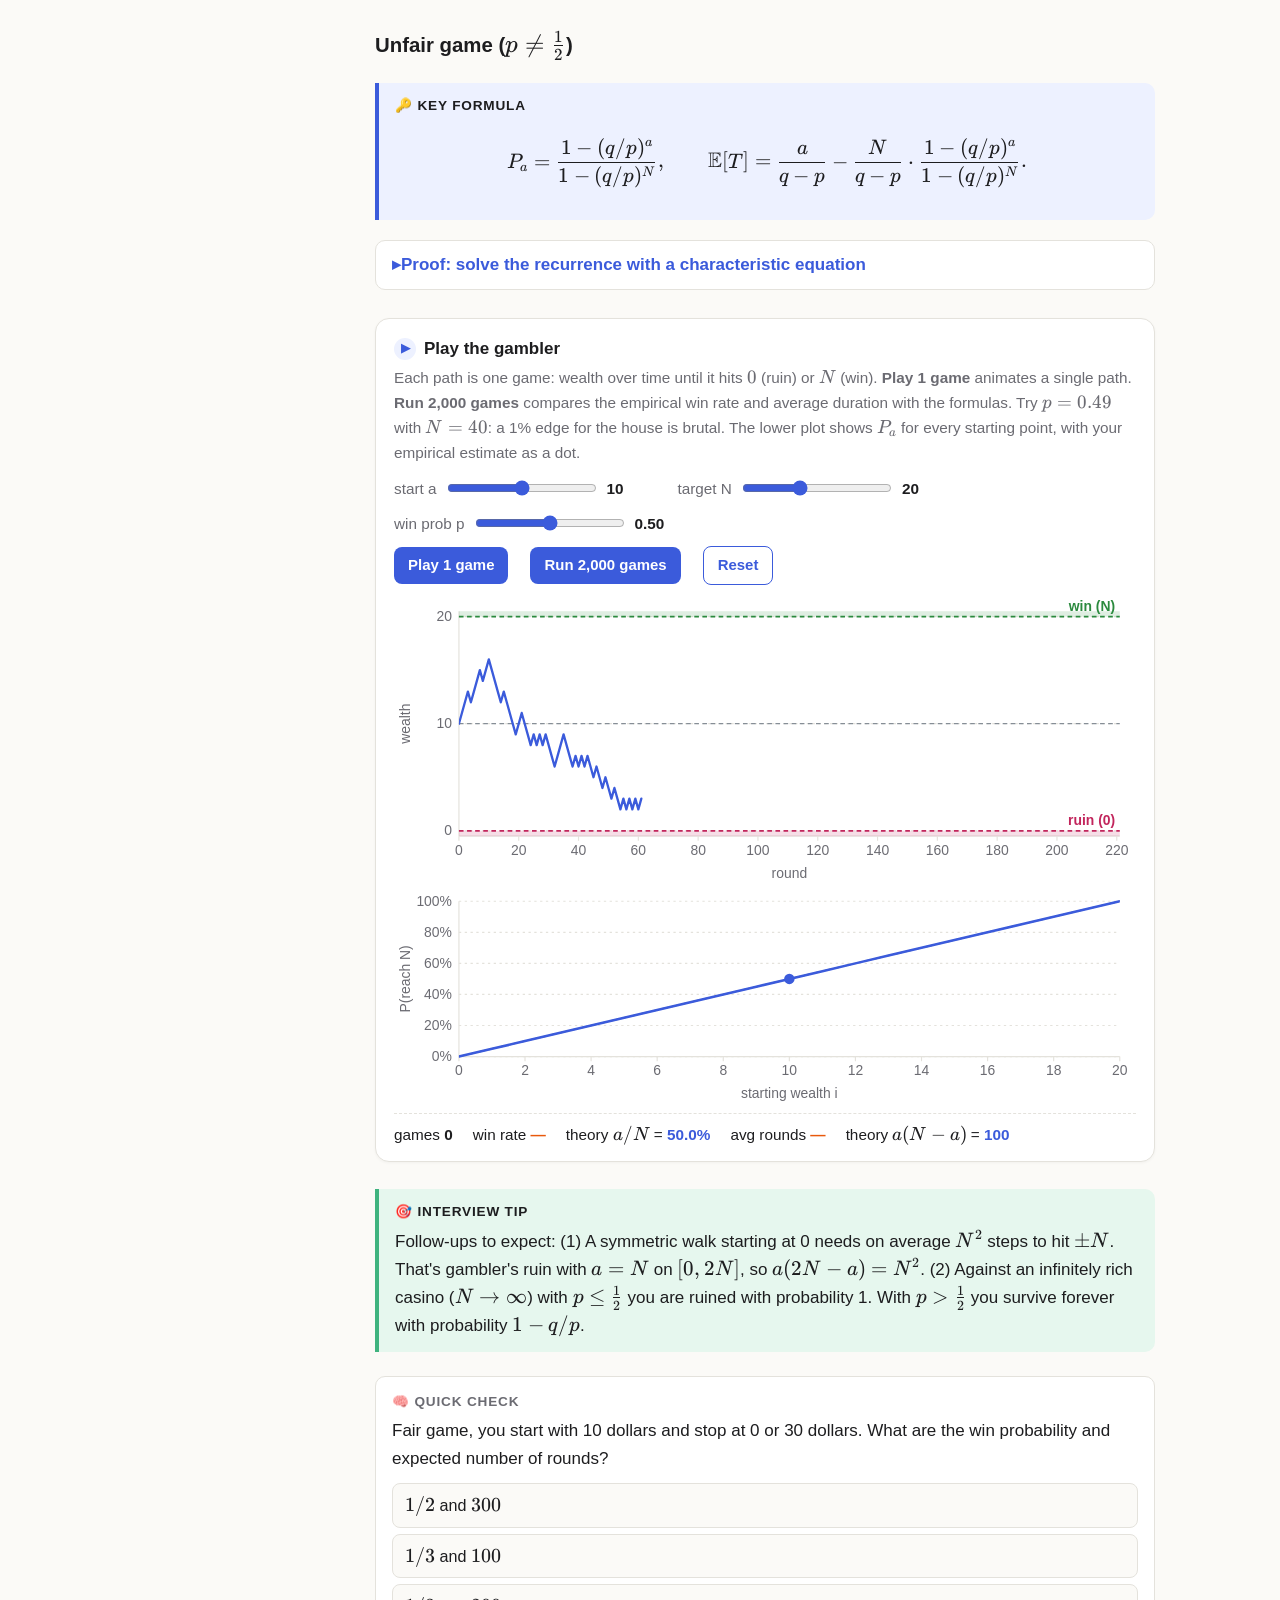
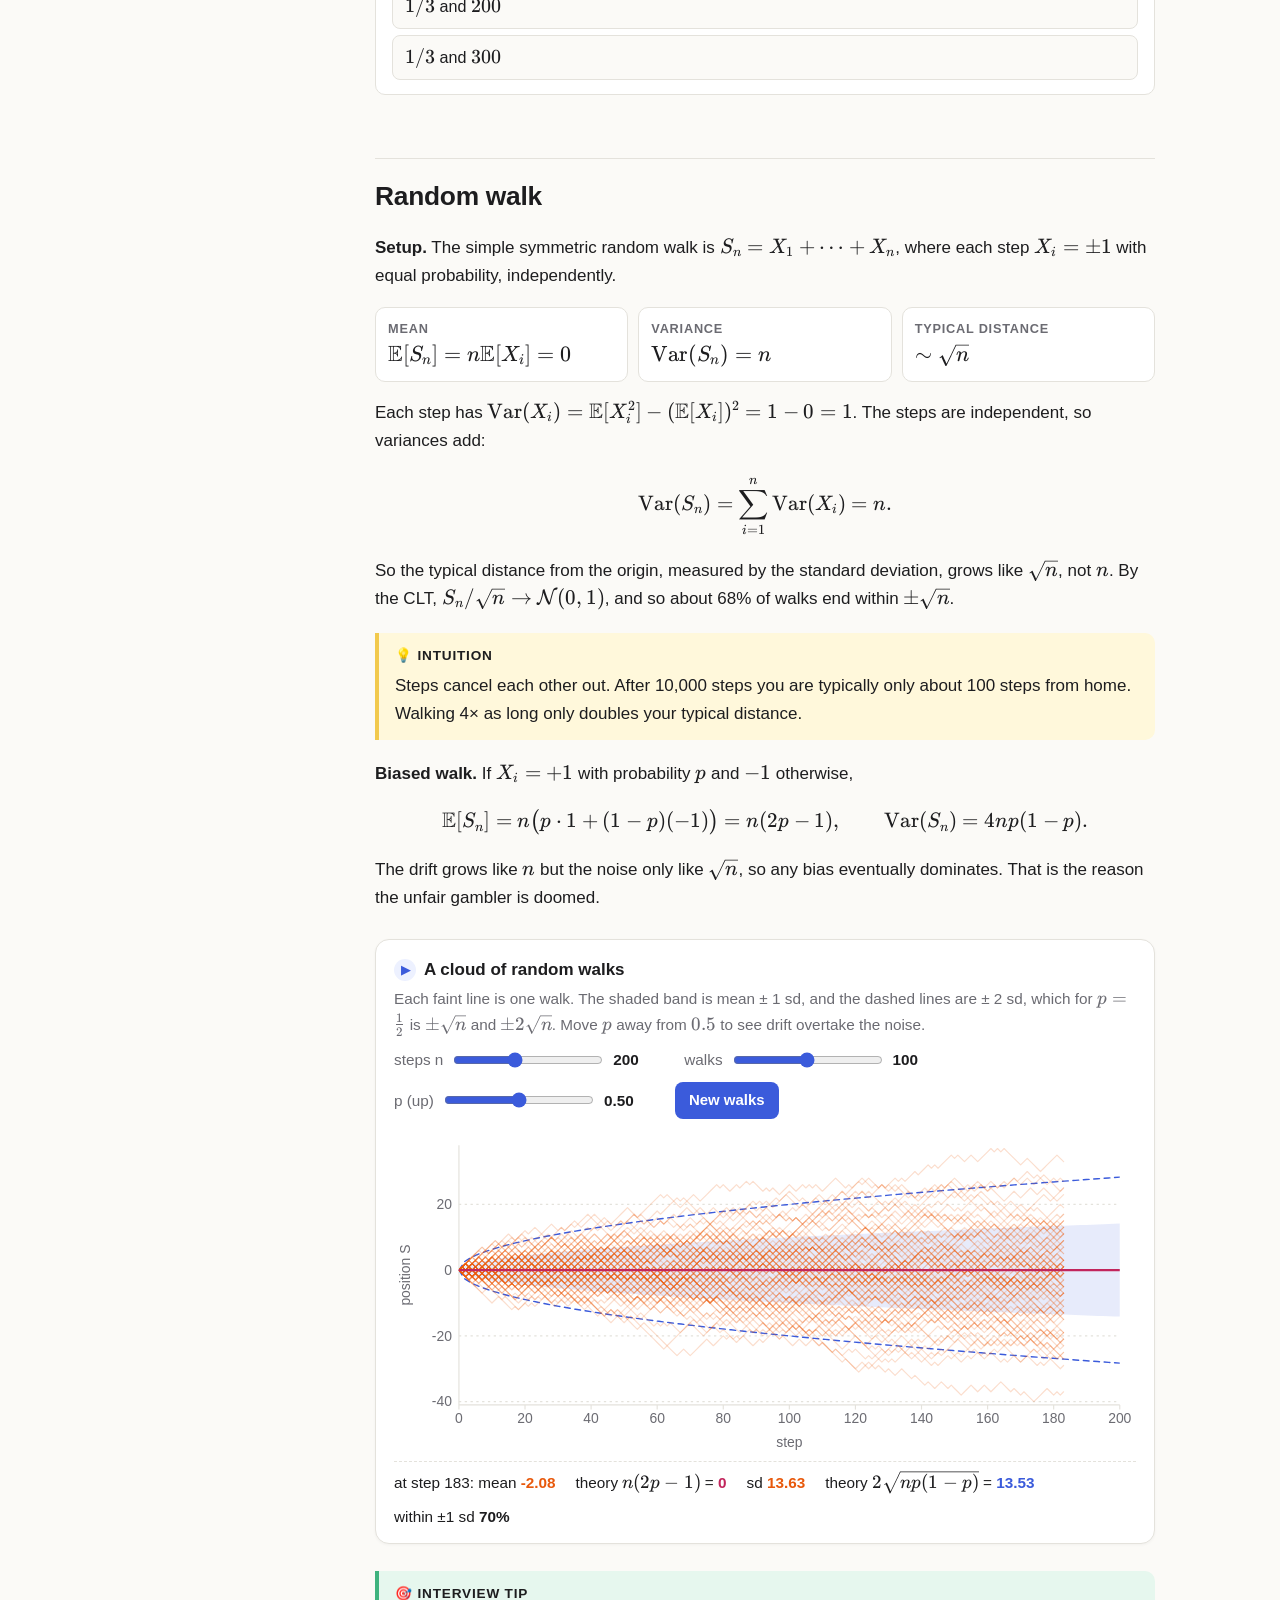
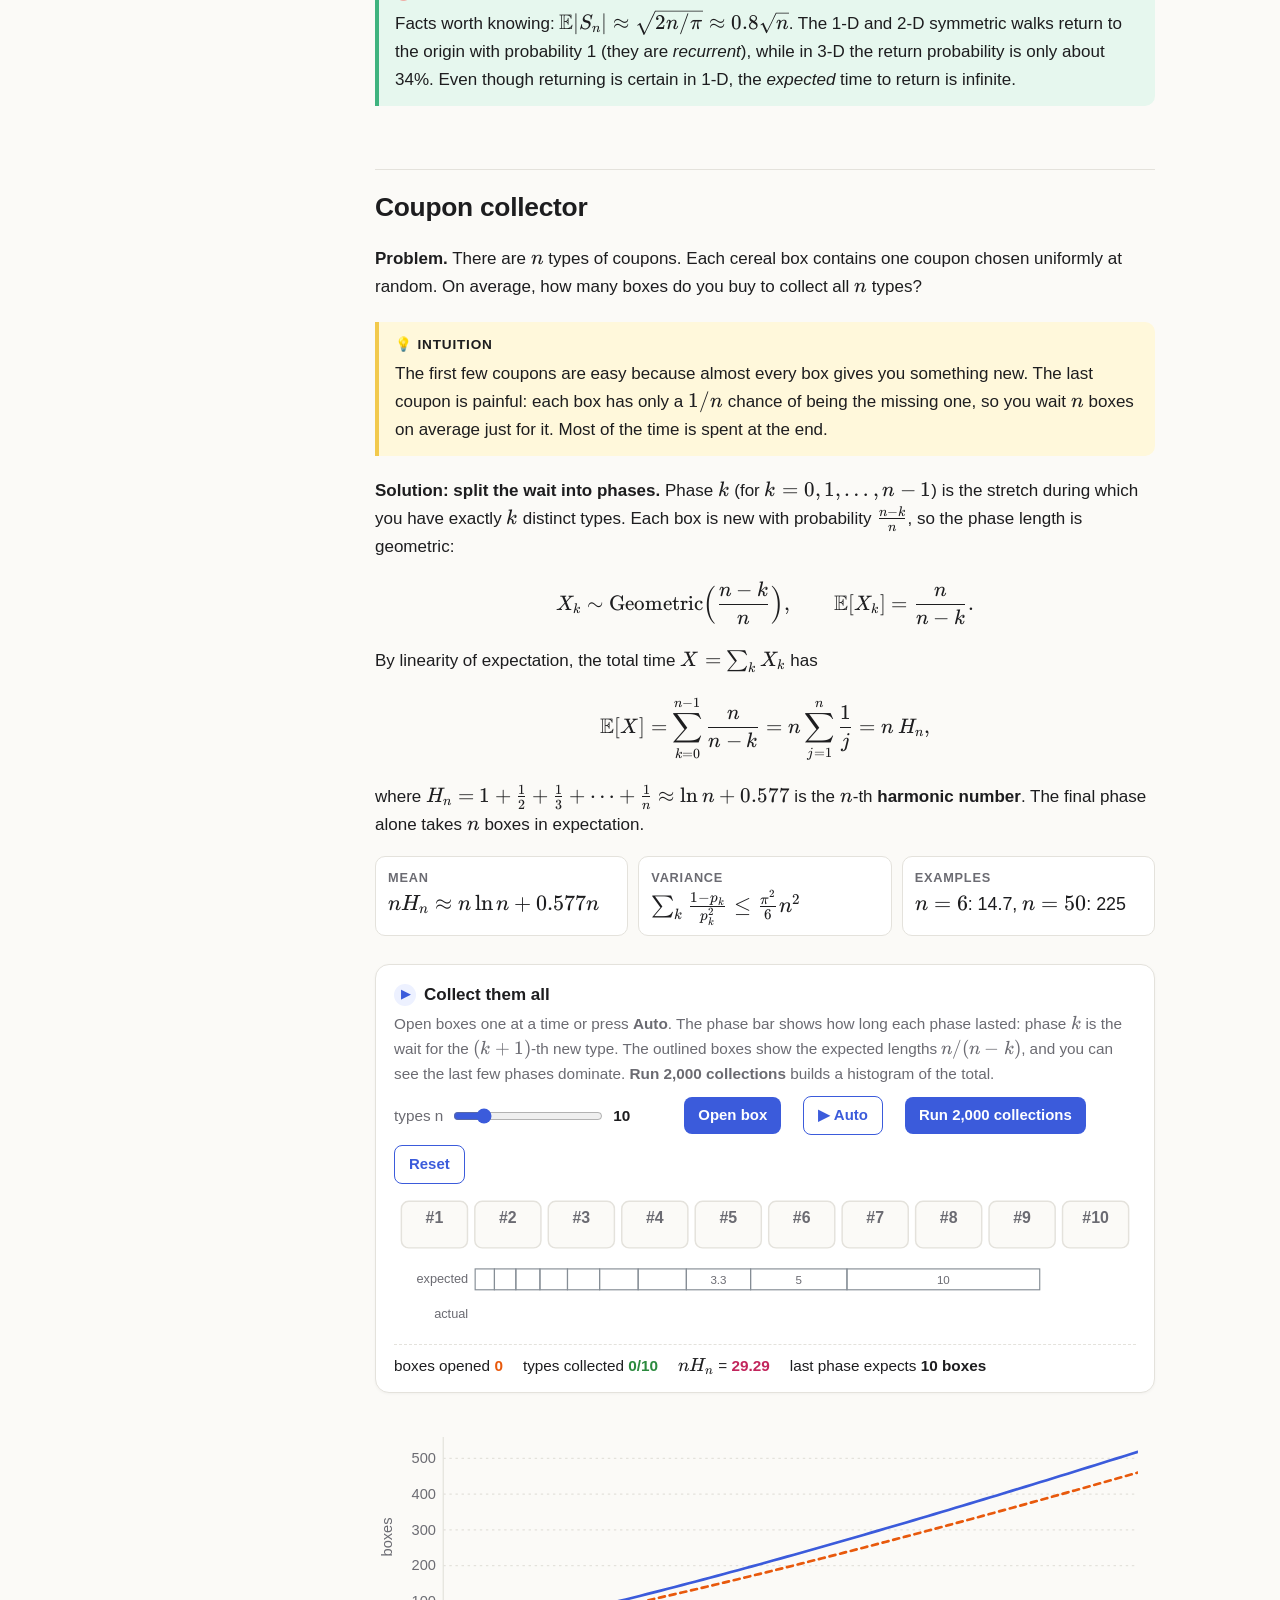
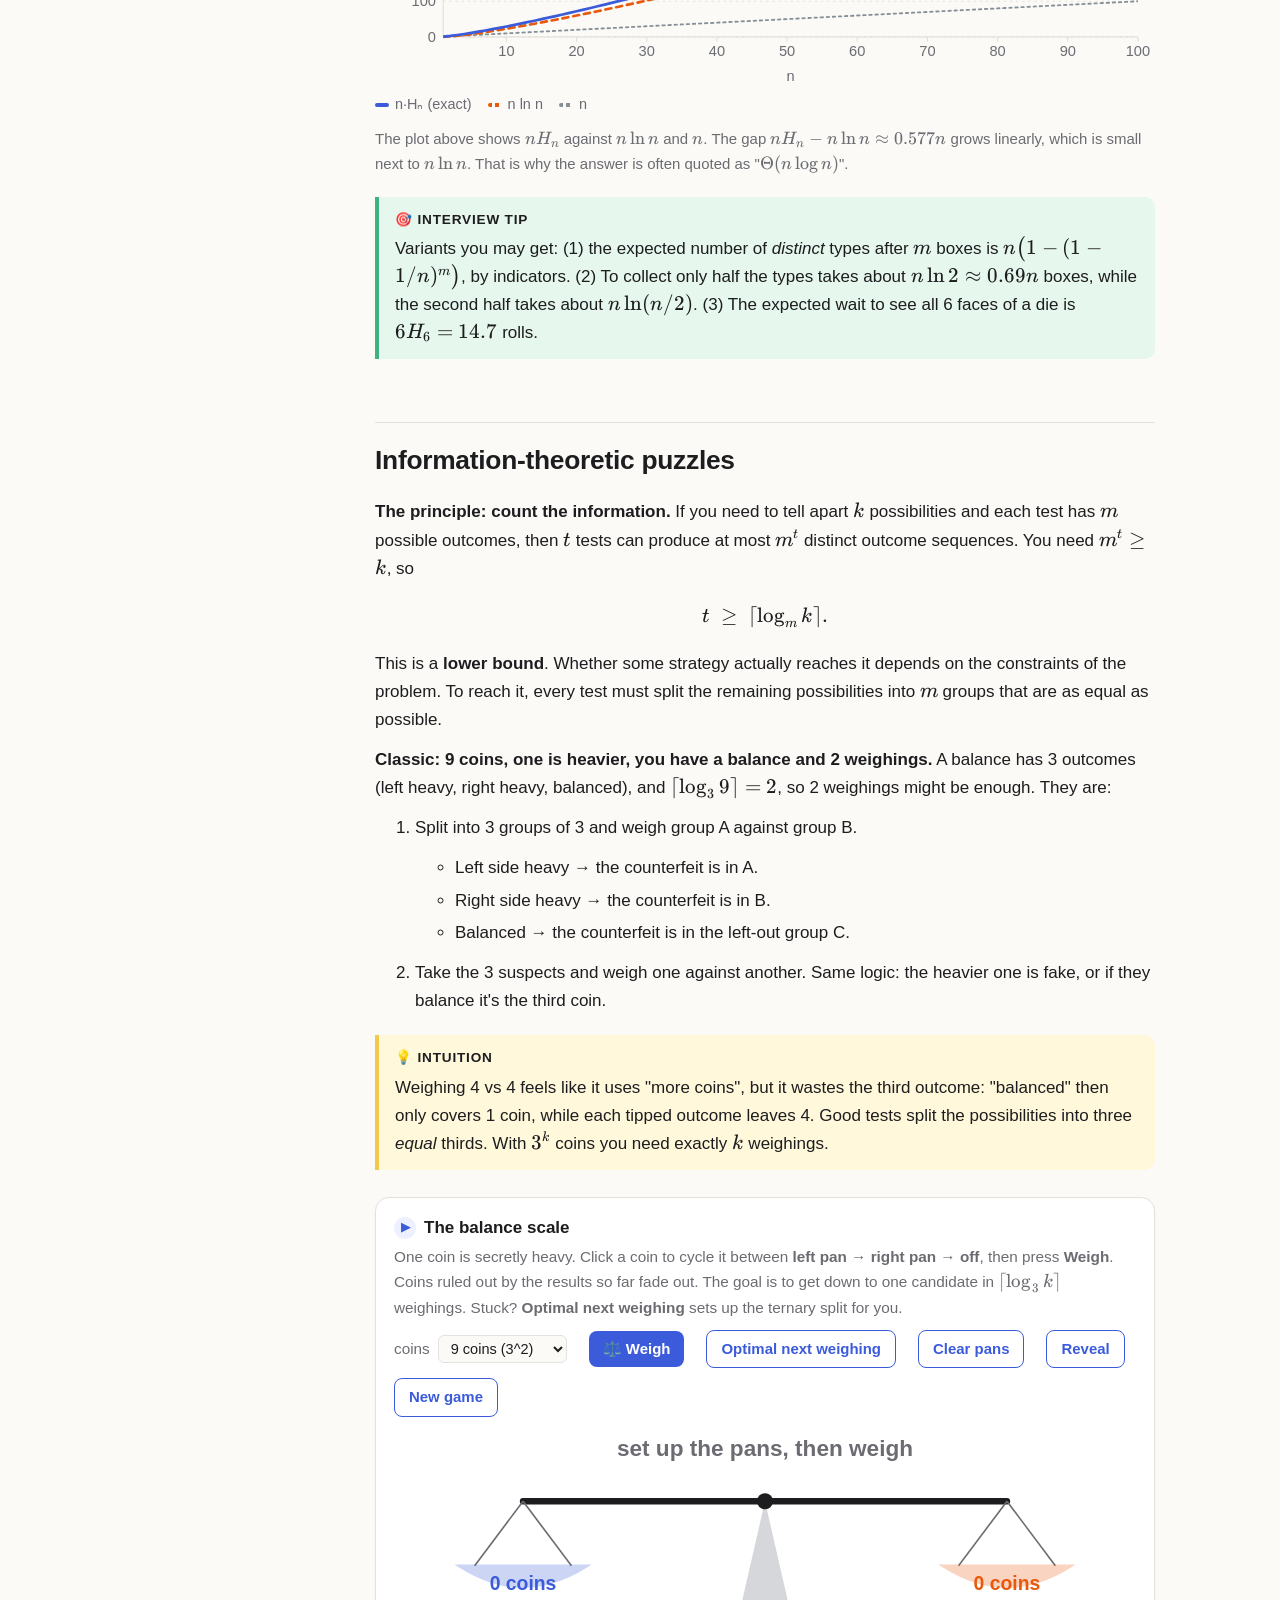
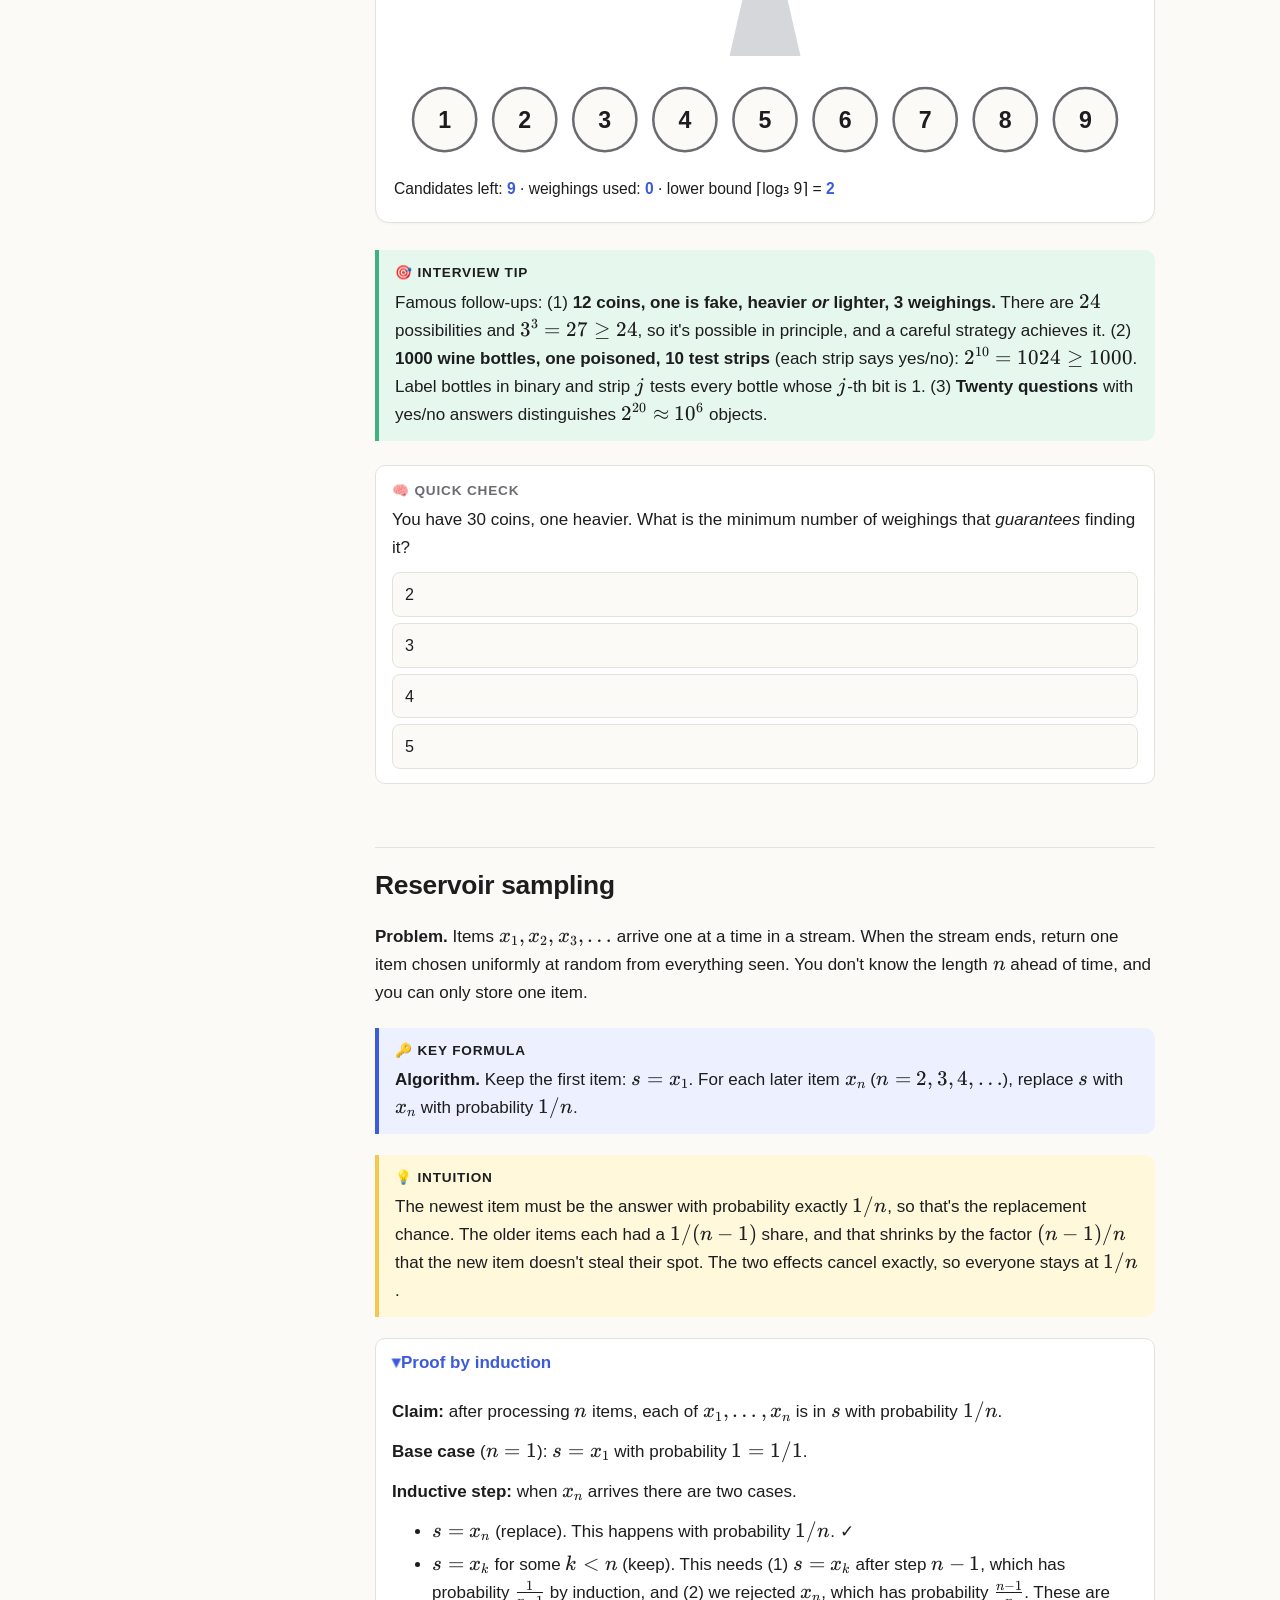
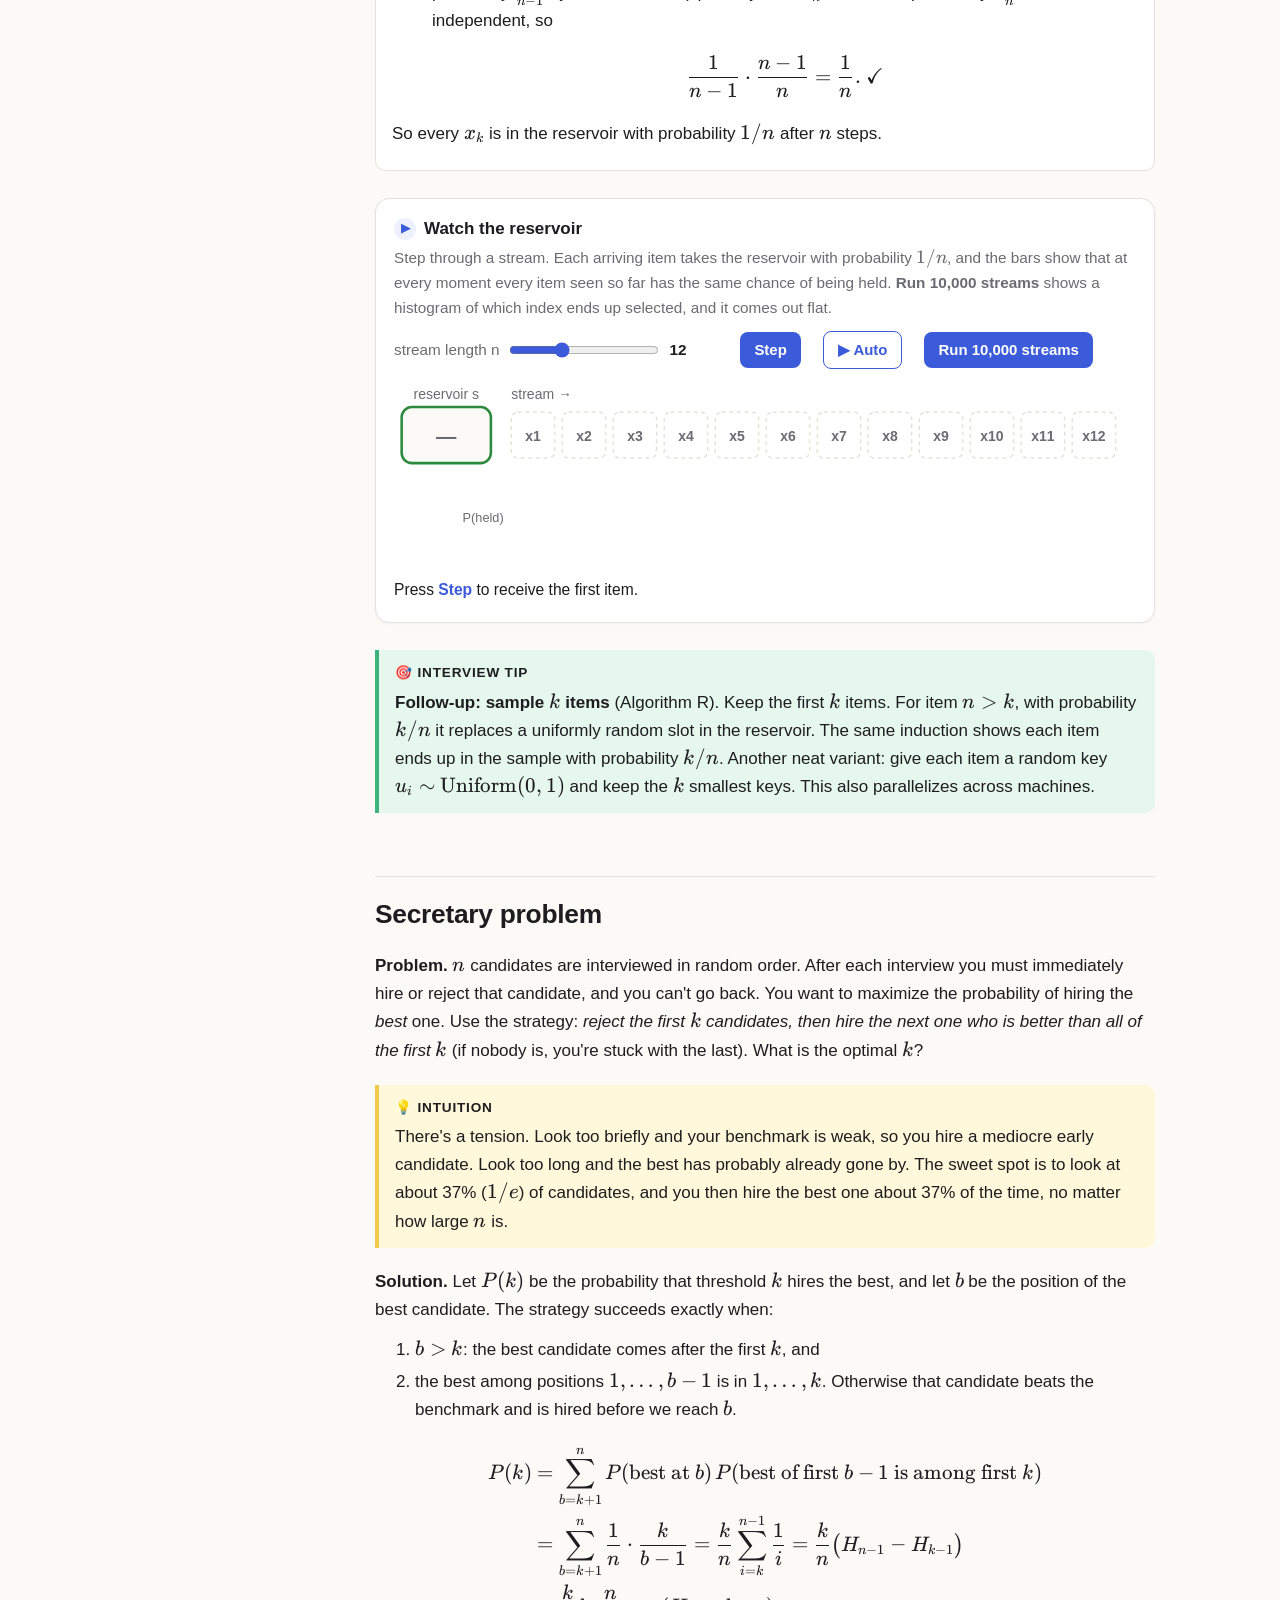
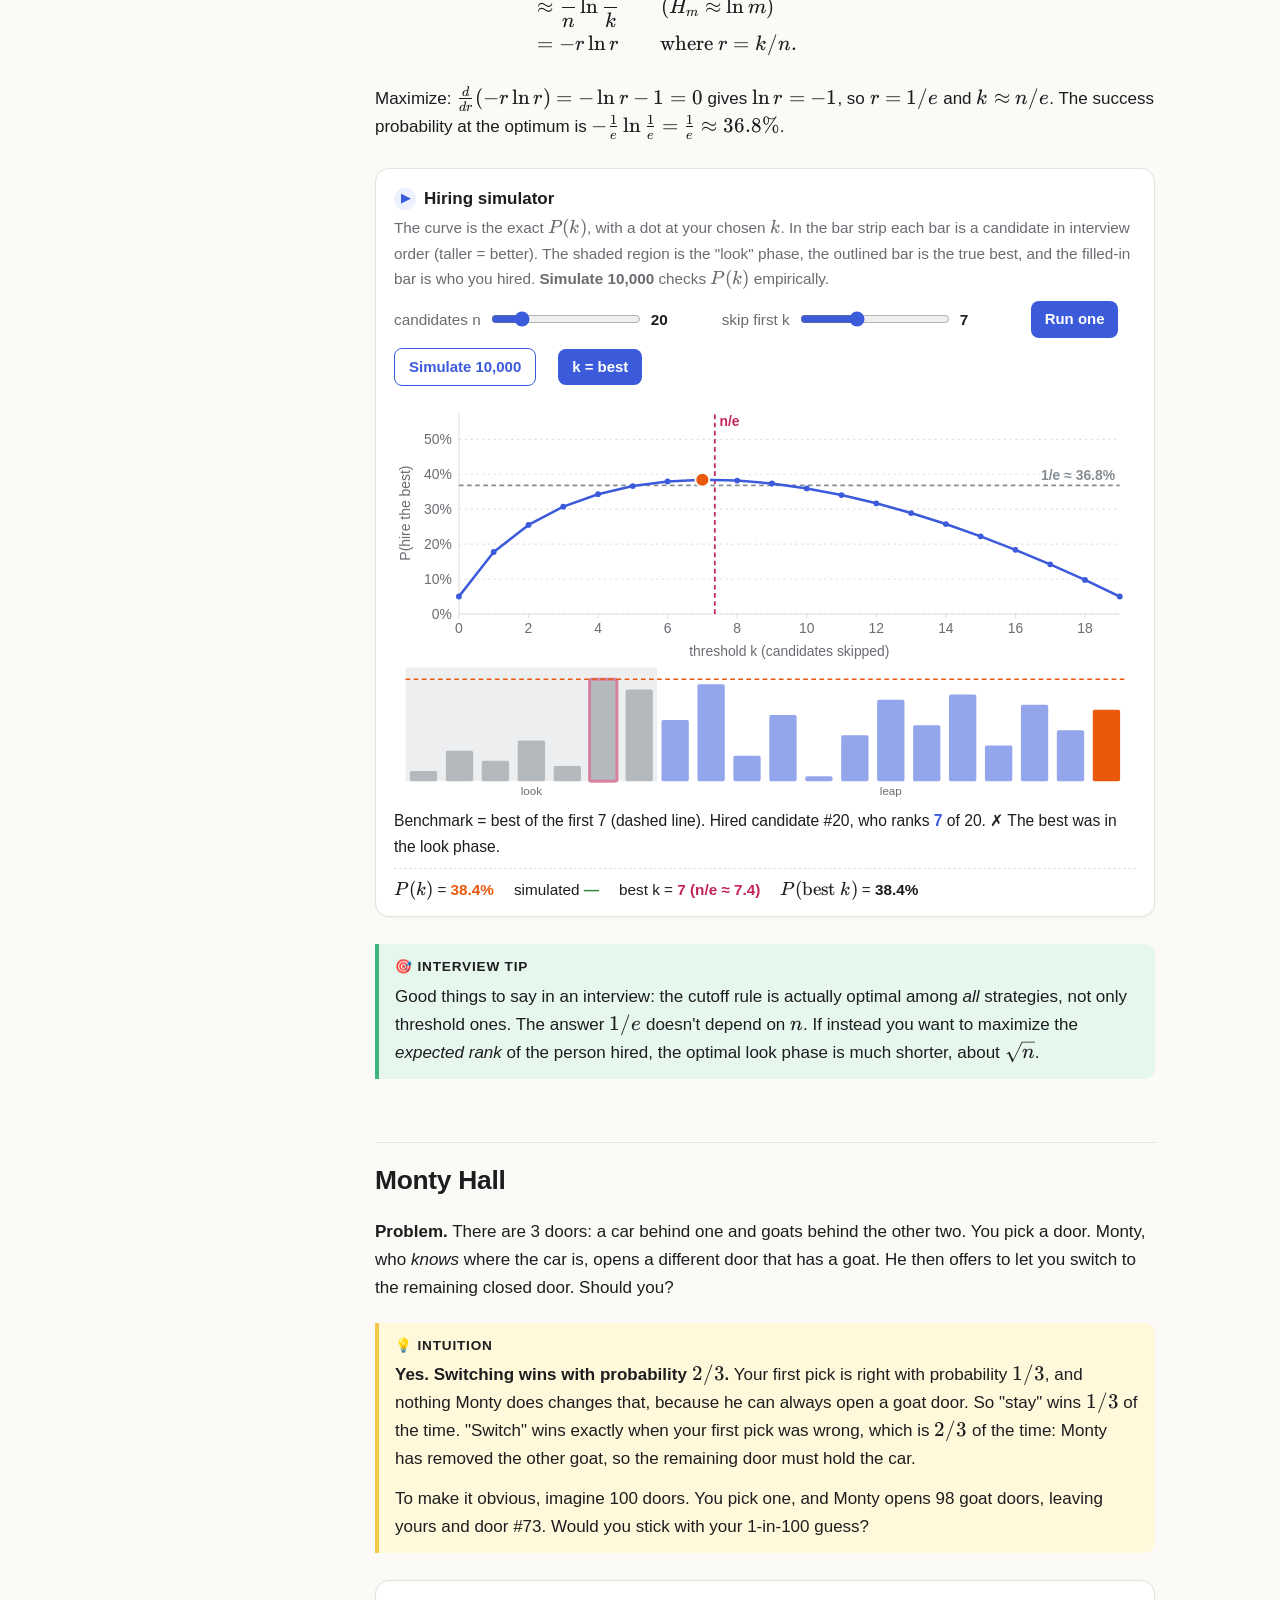
<file: puzzles.html>
<!doctype html>
<html lang="en">
<head>
  <meta charset="utf-8" />
  <meta name="viewport" content="width=device-width, initial-scale=1" />
  <title>Classic puzzles · Probability, visually</title>
  <link rel="stylesheet" href="assets/katex/katex.min.css" />
  <script src="assets/katex/katex.min.js"></script>
  <script src="assets/katex/contrib/auto-render.min.js"></script>
  <link rel="stylesheet" href="assets/style.css" />
  <script src="assets/lib.js"></script>
  <style>
    /* page-specific bits for puzzle widgets */
    .pz-svg svg { width: 100%; height: auto; display: block; }
    .pz-svg text { font-family: inherit; }
    .pz-status { font-size: .92em; margin: 6px 0; min-height: 1.5em; }
    .pz-status b { color: var(--accent); }
    .doors { display: flex; flex-wrap: wrap; gap: 8px; margin: 10px 0; }
    .door {
      width: 64px; height: 92px; border-radius: 8px 8px 3px 3px; border: 2px solid var(--line);
      background: var(--accent-soft); color: var(--ink); font: inherit; cursor: pointer; position: relative;
      display: flex; flex-direction: column; align-items: center; justify-content: center; gap: 2px; padding: 0;
    }
    .door .num { font-size: .78em; color: var(--muted); font-weight: 600; }
    .door .ico { font-size: 1.7em; line-height: 1.1; }
    .door .tag { font-size: .65em; font-weight: 700; text-transform: uppercase; letter-spacing: .04em; height: 1.2em; }
    .door:hover:not(:disabled) { border-color: var(--accent); }
    .door.picked { border-color: var(--c2); box-shadow: 0 0 0 2px var(--c2) inset; }
    .door.picked .tag { color: var(--c2); }
    .door.open { background: var(--bg); opacity: .65; cursor: default; }
    .door.win { border-color: var(--c3); box-shadow: 0 0 0 2px var(--c3) inset; opacity: 1; }
    .door:disabled { cursor: default; }
    .hist-list { font-size: .85em; color: var(--muted); margin-top: 6px; }
    .hist-list div { margin: 2px 0; }
    @media (max-width: 640px) { .door { width: 52px; height: 78px; } }
  </style>
</head>
<body data-page="puzzles">
<main><div class="content">

<h1>🎩 Classic puzzles</h1>
<p class="lede">These ten puzzles come up again and again in quant and ML interviews. Each one teaches a reusable trick: complements, recurrences, linearity of expectation, symmetry, counting information, or Bayes. Play with every widget. Your gut is usually wrong the first time, and seeing the simulation is what fixes it.</p>

<table>
  <tr><th>Puzzle</th><th>Answer to remember</th><th>The trick</th></tr>
  <tr><td><a href="#birthday-problem">Birthday</a></td><td>23 people → 50.7%</td><td>complement; collisions start around $\sqrt d$</td></tr>
  <tr><td><a href="#gambler-s-ruin">Gambler's ruin</a></td><td>fair: $a/N$, duration $a(N-a)$</td><td>first-step recurrence, martingale</td></tr>
  <tr><td><a href="#random-walk">Random walk</a></td><td>spread $\sim\sqrt n$</td><td>variances add</td></tr>
  <tr><td><a href="#coupon-collector">Coupon collector</a></td><td>$nH_n\approx n\ln n$</td><td>split into geometric phases</td></tr>
  <tr><td><a href="#information-theoretic-puzzles">Weighing coins</a></td><td>$\lceil\log_3 k\rceil$ weighings</td><td>count the information</td></tr>
  <tr><td><a href="#reservoir-sampling">Reservoir sampling</a></td><td>replace with prob $1/n$</td><td>induction</td></tr>
  <tr><td><a href="#secretary-problem">Secretary</a></td><td>skip $n/e$, win w.p. $1/e$</td><td>sum over best's position</td></tr>
  <tr><td><a href="#monty-hall">Monty Hall</a></td><td>switch: $2/3$</td><td>Bayes; Monty's choice carries information</td></tr>
  <tr><td><a href="#longest-run-of-heads">Longest run</a></td><td>$\approx\log_2 n$</td><td>expected # of runs of length $\ell$ ≈ 1</td></tr>
  <tr><td><a href="#balls-into-bins">Balls into bins</a></td><td>37% / 37% / 26%</td><td>indicators, $(1-1/m)^m\to 1/e$</td></tr>
</table>

<!-- ===================================================== BIRTHDAY -->
<h2 id="birthday-problem">Birthday problem</h2>
<p><strong>Problem.</strong> How many people $n$ do you need in a room before the probability that two of them share a birthday exceeds 50%? (Ignore leap years and assume birthdays are uniform over $d=365$ days.)</p>

<div class="callout intuition">
  <p>The trap is thinking about <em>your</em> birthday. A collision can happen between <em>any pair</em>, and the number of pairs grows like $n^2$: with 23 people there are $\binom{23}{2}=253$ pairs. Each pair matches with probability $1/365$, so the expected number of matching pairs is $253/365\approx 0.69$. That is already close to 1, so a coin-flip chance of at least one match is not surprising.</p>
</div>

<p><strong>Solution.</strong> "At least one collision" is messy, but its complement "all birthdays different" is easy. Seat people one at a time. Each new person must avoid all the birthdays already taken:</p>
$$P(\text{collision}) = 1 - P(\text{all unique}),$$
$$P(\text{all unique})=\frac{d}{d}\cdot\frac{d-1}{d}\cdot\frac{d-2}{d}\cdots\frac{d-n+1}{d}=\frac{d!}{(d-n)!\, d^n}.$$
<p>Plugging in $d=365$: $n=22$ gives 47.6%, and $n=23$ gives <strong>50.7%</strong>. So the answer is <strong>23</strong>.</p>

<div class="callout key">
  <p>Using $1-x\approx e^{-x}$ on each factor, $\prod_{i=0}^{n-1}\big(1-\tfrac id\big)\approx e^{-\sum i/d}=e^{-n(n-1)/(2d)}$, so</p>
  $$P(\text{collision})\approx 1-e^{-n(n-1)/(2d)}.$$
  <p>Setting this to $\tfrac12$ gives $n\approx\sqrt{2d\ln 2}\approx 1.18\sqrt d$. Collisions show up after about $\sqrt d$ draws, <strong>not</strong> $d/2$. For $d=365$ this predicts $22.5$.</p>
</div>

<div class="widget" id="w-bday">
  <div class="widget-title">Fill the room</div>
  <div class="widget-desc">Drag $n$ to move along the exact curve (solid) and the $e^{-n(n-1)/2d}$ approximation (dashed). Click <b>New room</b> to give $n$ random people birthdays on a 365-day calendar. Days with two or more people light up in pink. <b>Simulate 2,000 rooms</b> checks the curve empirically.</div>
  <div class="controls" id="bd-ctl"></div>
  <div class="chart" id="bd-chart"></div>
  <div class="chart pz-svg" id="bd-cal"></div>
  <div class="pz-status" id="bd-status"></div>
  <div class="readout" id="bd-read"></div>
</div>

<div class="callout warn">
  <p>"Someone shares <em>my</em> birthday" is a different question. That probability is $1-(364/365)^{n-1}$, which needs $n\approx 254$ people to reach 50%. Read the question carefully.</p>
</div>

<div class="callout tip">
  <p>The same math is behind <strong>hash collisions</strong>, where a $b$-bit hash collides after about $2^{b/2}$ items (the "birthday attack"), and behind estimating population size by counting repeats. Common follow-ups: the expected number of shared pairs is $\binom n2/d$ (by <a href="problems.html#counting-in-expectation">linearity</a>), and the expected number of people until the first repeat is about $\sqrt{\pi d/2}\approx 24.6$.</p>
</div>

<div class="quiz" data-answer="1">
  <div class="q">With $d$ equally likely values, roughly how many draws until you probably see a repeat if $d$ is multiplied by 100?</div>
  <ul><li>100× more draws</li><li>10× more draws</li><li>About the same</li><li>$\log 100$ more draws</li></ul>
  <div class="explain">The threshold scales like $\sqrt d$, so 100× more values needs only $\sqrt{100}=10$× more draws.</div>
</div>

<!-- ===================================================== GAMBLER'S RUIN -->
<h2 id="gambler-s-ruin">Gambler's ruin</h2>
<p><strong>Problem.</strong> You start with $a$ dollars. Each round you win 1 dollar with probability $p$ and lose 1 dollar with probability $q=1-p$. You stop when you reach $N$ dollars (you win) or 0 dollars (you're ruined). What is the probability that you reach $N$?</p>

<div class="callout intuition">
  <p>This is a <a href="#random-walk">random walk</a> with absorbing barriers at $0$ and $N$. In a fair game your expected wealth never changes, so the only way to "average out" to your starting $a$ is to hit $N$ with probability $a/N$. If the game is even slightly unfair, the drift wins over long games and ruin becomes almost certain, especially when $N$ is large.</p>
</div>

<p><strong>Setup (first-step analysis).</strong> Let $P_i$ be the probability of reaching $N$ starting from $i$ dollars. Condition on the first round:</p>
$$P_i = p\,P_{i+1} + q\,P_{i-1}\quad(0\lt i\lt N),\qquad P_0=0,\ P_N=1.$$
<p>This is a second-order linear recurrence with two boundary conditions. See <a href="problems.html#first-step-analysis">first-step analysis</a> and <a href="markov.html#absorption">absorbing Markov chains</a> for the general pattern.</p>

<div class="callout fix">
  <p>The original notes switch between $P_i$ and $q_i$ for the same quantity, and write the boundary condition as "$q_i=0$" instead of $P_0=0$. Its dollar amounts (written with a literal dollar sign right before the math) also render as broken TeX. Here $P_i$ is the win probability throughout, $q=1-p$ is the loss probability, and amounts are written in words.</p>
</div>

<h3>Fair game ($p=\tfrac12$): $P_a=a/N$</h3>
<p><strong>Approach 1: expected value at the stopping time.</strong> Let $T$ be the time you stop and $W_T$ your wealth then. Each bet has zero expected gain, so $\E[W_T]=a$. But $W_T$ is either $N$ (with probability $P_a$) or $0$, so</p>
$$\E[W_T]=P_a\cdot N + (1-P_a)\cdot 0 = P_a N \;\Longrightarrow\; P_a=\frac aN.$$

<p><strong>Approach 2: solve the recurrence.</strong></p>
$$P_i=\tfrac12P_{i-1}+\tfrac12P_{i+1}\;\Longrightarrow\;P_{i+1}-P_i=P_i-P_{i-1}.$$
<p>All consecutive differences are equal, so $P_i$ is a linear function of $i$. With $P_0=0$ and $P_N=1$ we get $P_i=i/N$.</p>

<div class="callout key">
  <p><strong>Martingale.</strong> A sequence $M_0,M_1,\dots$ is a martingale if, given the whole past, the next value is expected to equal the current one:</p>
  $$\E[M_{n+1}\mid M_0,\dots,M_n]=M_n.$$
  <p>Taking expectations gives $\E[M_0]=\E[M_1]=\cdots$. A fair gambler's wealth is the classic example. The <strong>optional stopping theorem</strong> says $\E[M_T]=\E[M_0]$ at a stopping time $T$, provided $T$ is well-behaved (for example bounded, or bounded increments with $\E[T]<\infty$). That is exactly what Approach 1 used.</p>
</div>

<div class="callout fix">
  <p>The original defines a martingale only as "$\E[M_1]=\cdots=\E[M_n]$". That's a <em>consequence</em> of being a martingale, not the definition. For example, $M_n=(-1)^n Z$ with $Z\sim\N(0,1)$ has constant mean 0 but is not a martingale. The conditional definition above is the correct one.</p>
</div>

<p><strong>Expected duration.</strong> In the fair game the expected number of rounds starting from $i$ is $h_i=i(N-i)$. It is tricky to derive, but easy to verify. First-step analysis gives $h_i=1+\tfrac12h_{i-1}+\tfrac12h_{i+1}$ with $h_0=h_N=0$, and</p>
$$1+\tfrac12\big[(i-1)(N-i+1)+(i+1)(N-i-1)\big]=1+\tfrac12\big[2i(N-i)-2\big]=i(N-i).\ \checkmark$$

<h3>Unfair game ($p\ne\tfrac12$)</h3>
<div class="callout key">
  $$P_a=\frac{1-(q/p)^a}{1-(q/p)^N},\qquad \E[T]=\frac{a}{q-p}-\frac{N}{q-p}\cdot\frac{1-(q/p)^a}{1-(q/p)^N}.$$
</div>

<details><summary>Proof: solve the recurrence with a characteristic equation</summary>
  <p>Try $P_i=x^i$ in $P_i=pP_{i+1}+qP_{i-1}$: $\;px^2-x+q=0$, which has roots $x=1$ and $x=q/p$. The general solution is $P_i=A+B(q/p)^i$. Then $P_0=0$ gives $A=-B$, and $P_N=1$ gives $B=-1/(1-(q/p)^N)$, so</p>
  $$P_i=\frac{1-(q/p)^i}{1-(q/p)^N}.$$
  <p>Martingale alternative: $(q/p)^{W_n}$ is a martingale, because $\E[(q/p)^{W_{n+1}}\mid W_n]=(q/p)^{W_n}\big(p\cdot\tfrac qp+q\cdot\tfrac pq\big)=(q/p)^{W_n}$. Optional stopping then gives $(q/p)^a=P_a(q/p)^N+(1-P_a)$, which is the same answer.</p>
  <p>For the duration, $W_n-n(p-q)$ is a martingale, so $a=\E[W_T]-(p-q)\E[T]=NP_a-(p-q)\E[T]$. Solving for $\E[T]$ gives the formula above.</p>
</details>

<div class="widget" id="w-gr">
  <div class="widget-title">Play the gambler</div>
  <div class="widget-desc">Each path is one game: wealth over time until it hits $0$ (ruin) or $N$ (win). <b>Play 1 game</b> animates a single path. <b>Run 2,000 games</b> compares the empirical win rate and average duration with the formulas. Try $p=0.49$ with $N=40$: a 1% edge for the house is brutal. The lower plot shows $P_a$ for every starting point, with your empirical estimate as a dot.</div>
  <div class="controls" id="gr-ctl"></div>
  <div class="controls" id="gr-btn"></div>
  <div class="chart" id="gr-chart"></div>
  <div class="chart" id="gr-curve"></div>
  <div class="readout" id="gr-read"></div>
</div>

<div class="callout tip">
  <p>Follow-ups to expect: (1) A symmetric walk starting at 0 needs on average $N^2$ steps to hit $\pm N$. That's gambler's ruin with $a=N$ on $[0,2N]$, so $a(2N-a)=N^2$. (2) Against an infinitely rich casino ($N\to\infty$) with $p\le\tfrac12$ you are ruined with probability 1. With $p>\tfrac12$ you survive forever with probability $1-q/p$.</p>
</div>

<div class="quiz" data-answer="2">
  <div class="q">Fair game, you start with 10 dollars and stop at 0 or 30 dollars. What are the win probability and expected number of rounds?</div>
  <ul><li>$1/2$ and $300$</li><li>$1/3$ and $100$</li><li>$1/3$ and $200$</li><li>$1/3$ and $300$</li></ul>
  <div class="explain">$P=a/N=10/30=1/3$ and $\E[T]=a(N-a)=10\cdot 20=200$.</div>
</div>

<!-- ===================================================== RANDOM WALK -->
<h2 id="random-walk">Random walk</h2>
<p><strong>Setup.</strong> The simple symmetric random walk is $S_n=X_1+\cdots+X_n$, where each step $X_i=\pm1$ with equal probability, independently.</p>

<div class="facts">
  <div class="fact"><div class="label">Mean</div><div class="val">$\E[S_n]=n\E[X_i]=0$</div></div>
  <div class="fact"><div class="label">Variance</div><div class="val">$\Var(S_n)=n$</div></div>
  <div class="fact"><div class="label">Typical distance</div><div class="val">$\sim\sqrt n$</div></div>
</div>

<p>Each step has $\Var(X_i)=\E[X_i^2]-(\E[X_i])^2=1-0=1$. The steps are independent, so variances add:</p>
$$\Var(S_n)=\sum_{i=1}^n\Var(X_i)=n.$$
<p>So the typical distance from the origin, measured by the standard deviation, grows like $\sqrt n$, not $n$. By the CLT, $S_n/\sqrt n\to\N(0,1)$, and so about 68% of walks end within $\pm\sqrt n$.</p>

<div class="callout intuition">
  <p>Steps cancel each other out. After 10,000 steps you are typically only about 100 steps from home. Walking 4× as long only doubles your typical distance.</p>
</div>

<p><strong>Biased walk.</strong> If $X_i=+1$ with probability $p$ and $-1$ otherwise,</p>
$$\E[S_n]=n\big(p\cdot1+(1-p)(-1)\big)=n(2p-1),\qquad \Var(S_n)=4np(1-p).$$
<p>The drift grows like $n$ but the noise only like $\sqrt n$, so any bias eventually dominates. That is the reason the unfair gambler is doomed.</p>

<div class="widget" id="w-rw">
  <div class="widget-title">A cloud of random walks</div>
  <div class="widget-desc">Each faint line is one walk. The shaded band is mean ± 1 sd, and the dashed lines are ± 2 sd, which for $p=\tfrac12$ is $\pm\sqrt n$ and $\pm2\sqrt n$. Move $p$ away from $0.5$ to see drift overtake the noise.</div>
  <div class="controls" id="rw-ctl"></div>
  <div class="chart" id="rw-chart"></div>
  <div class="readout" id="rw-read"></div>
</div>

<div class="callout tip">
  <p>Facts worth knowing: $\E|S_n|\approx\sqrt{2n/\pi}\approx0.8\sqrt n$. The 1-D and 2-D symmetric walks return to the origin with probability 1 (they are <em>recurrent</em>), while in 3-D the return probability is only about 34%. Even though returning is certain in 1-D, the <em>expected</em> time to return is infinite.</p>
</div>

<!-- ===================================================== COUPON COLLECTOR -->
<h2 id="coupon-collector">Coupon collector</h2>
<p><strong>Problem.</strong> There are $n$ types of coupons. Each cereal box contains one coupon chosen uniformly at random. On average, how many boxes do you buy to collect all $n$ types?</p>

<div class="callout intuition">
  <p>The first few coupons are easy because almost every box gives you something new. The last coupon is painful: each box has only a $1/n$ chance of being the missing one, so you wait $n$ boxes on average just for it. Most of the time is spent at the end.</p>
</div>

<p><strong>Solution: split the wait into phases.</strong> Phase $k$ (for $k=0,1,\dots,n-1$) is the stretch during which you have exactly $k$ distinct types. Each box is new with probability $\frac{n-k}{n}$, so the phase length is geometric:</p>
$$X_k\sim\Geom\!\Big(\frac{n-k}{n}\Big),\qquad \E[X_k]=\frac{n}{n-k}.$$
<p>By linearity of expectation, the total time $X=\sum_k X_k$ has</p>
$$\E[X]=\sum_{k=0}^{n-1}\frac{n}{n-k}=n\sum_{j=1}^n\frac1j=n\,H_n,$$
<p>where $H_n=1+\tfrac12+\tfrac13+\cdots+\tfrac1n\approx\ln n+0.577$ is the $n$-th <strong>harmonic number</strong>. The final phase alone takes $n$ boxes in expectation.</p>

<div class="facts">
  <div class="fact"><div class="label">Mean</div><div class="val">$nH_n\approx n\ln n+0.577n$</div></div>
  <div class="fact"><div class="label">Variance</div><div class="val">$\sum_k\frac{1-p_k}{p_k^2}\le\frac{\pi^2}{6}n^2$</div></div>
  <div class="fact"><div class="label">Examples</div><div class="val">$n=6$: 14.7, $n=50$: 225</div></div>
</div>

<div class="widget" id="w-cc">
  <div class="widget-title">Collect them all</div>
  <div class="widget-desc">Open boxes one at a time or press <b>Auto</b>. The phase bar shows how long each phase lasted: phase $k$ is the wait for the $(k+1)$-th new type. The outlined boxes show the expected lengths $n/(n-k)$, and you can see the last few phases dominate. <b>Run 2,000 collections</b> builds a histogram of the total.</div>
  <div class="controls" id="cc-ctl"></div>
  <div class="chart pz-svg" id="cc-cards"></div>
  <div class="chart pz-svg" id="cc-phase"></div>
  <div class="chart" id="cc-hist"></div>
  <div class="readout" id="cc-read"></div>
</div>

<div class="chart" id="cc-growth"></div>
<p class="small muted">The plot above shows $nH_n$ against $n\ln n$ and $n$. The gap $nH_n-n\ln n\approx0.577n$ grows linearly, which is small next to $n\ln n$. That is why the answer is often quoted as "$\Theta(n\log n)$".</p>

<div class="callout tip">
  <p>Variants you may get: (1) the expected number of <em>distinct</em> types after $m$ boxes is $n\big(1-(1-1/n)^m\big)$, by indicators. (2) To collect only half the types takes about $n\ln2\approx0.69n$ boxes, while the second half takes about $n\ln(n/2)$. (3) The expected wait to see all 6 faces of a die is $6H_6=14.7$ rolls.</p>
</div>

<!-- ===================================================== INFORMATION-THEORETIC -->
<h2 id="information-theoretic-puzzles">Information-theoretic puzzles</h2>
<p><strong>The principle: count the information.</strong> If you need to tell apart $k$ possibilities and each test has $m$ possible outcomes, then $t$ tests can produce at most $m^t$ distinct outcome sequences. You need $m^t\ge k$, so</p>
$$t\ \ge\ \lceil\log_m k\rceil.$$
<p>This is a <strong>lower bound</strong>. Whether some strategy actually reaches it depends on the constraints of the problem. To reach it, every test must split the remaining possibilities into $m$ groups that are as equal as possible.</p>

<p><strong>Classic: 9 coins, one is heavier, you have a balance and 2 weighings.</strong> A balance has 3 outcomes (left heavy, right heavy, balanced), and $\lceil\log_3 9\rceil=2$, so 2 weighings might be enough. They are:</p>
<ol>
  <li>Split into 3 groups of 3 and weigh group A against group B.
    <ul>
      <li>Left side heavy → the counterfeit is in A.</li>
      <li>Right side heavy → the counterfeit is in B.</li>
      <li>Balanced → the counterfeit is in the left-out group C.</li>
    </ul></li>
  <li>Take the 3 suspects and weigh one against another. Same logic: the heavier one is fake, or if they balance it's the third coin.</li>
</ol>

<div class="callout intuition">
  <p>Weighing 4 vs 4 feels like it uses "more coins", but it wastes the third outcome: "balanced" then only covers 1 coin, while each tipped outcome leaves 4. Good tests split the possibilities into three <em>equal</em> thirds. With $3^k$ coins you need exactly $k$ weighings.</p>
</div>

<div class="widget" id="w-coins">
  <div class="widget-title">The balance scale</div>
  <div class="widget-desc">One coin is secretly heavy. Click a coin to cycle it between <b>left pan</b> → <b>right pan</b> → <b>off</b>, then press <b>Weigh</b>. Coins ruled out by the results so far fade out. The goal is to get down to one candidate in $\lceil\log_3 k\rceil$ weighings. Stuck? <b>Optimal next weighing</b> sets up the ternary split for you.</div>
  <div class="controls" id="cn-ctl"></div>
  <div class="chart pz-svg" id="cn-scale"></div>
  <div class="chart pz-svg" id="cn-coins"></div>
  <div class="pz-status" id="cn-status"></div>
  <div class="hist-list" id="cn-hist"></div>
</div>

<div class="callout tip">
  <p>Famous follow-ups: (1) <strong>12 coins, one is fake, heavier <em>or</em> lighter, 3 weighings.</strong> There are $24$ possibilities and $3^3=27\ge24$, so it's possible in principle, and a careful strategy achieves it. (2) <strong>1000 wine bottles, one poisoned, 10 test strips</strong> (each strip says yes/no): $2^{10}=1024\ge1000$. Label bottles in binary and strip $j$ tests every bottle whose $j$-th bit is 1. (3) <strong>Twenty questions</strong> with yes/no answers distinguishes $2^{20}\approx10^6$ objects.</p>
</div>

<div class="quiz" data-answer="2">
  <div class="q">You have 30 coins, one heavier. What is the minimum number of weighings that <em>guarantees</em> finding it?</div>
  <ul><li>2</li><li>3</li><li>4</li><li>5</li></ul>
  <div class="explain">$3^3=27<30\le81=3^4$, so 3 weighings can't distinguish 30 cases. With 4 weighings it works: split $10/10/10$, then $3/3/4$, then $1/1/2$ or $1/1/1$, then $1/1$.</div>
</div>

<!-- ===================================================== RESERVOIR -->
<h2 id="reservoir-sampling">Reservoir sampling</h2>
<p><strong>Problem.</strong> Items $x_1,x_2,x_3,\dots$ arrive one at a time in a stream. When the stream ends, return one item chosen uniformly at random from everything seen. You don't know the length $n$ ahead of time, and you can only store one item.</p>

<div class="callout key">
  <p><strong>Algorithm.</strong> Keep the first item: $s=x_1$. For each later item $x_n$ ($n=2,3,4,\dots$), replace $s$ with $x_n$ with probability $1/n$.</p>
</div>

<div class="callout intuition">
  <p>The newest item must be the answer with probability exactly $1/n$, so that's the replacement chance. The older items each had a $1/(n-1)$ share, and that shrinks by the factor $(n-1)/n$ that the new item doesn't steal their spot. The two effects cancel exactly, so everyone stays at $1/n$.</p>
</div>

<details open><summary>Proof by induction</summary>
  <p><strong>Claim:</strong> after processing $n$ items, each of $x_1,\dots,x_n$ is in $s$ with probability $1/n$.</p>
  <p><strong>Base case</strong> ($n=1$): $s=x_1$ with probability $1=1/1$.</p>
  <p><strong>Inductive step:</strong> when $x_n$ arrives there are two cases.</p>
  <ul>
    <li>$s=x_n$ (replace). This happens with probability $1/n$. ✓</li>
    <li>$s=x_k$ for some $k\lt n$ (keep). This needs (1) $s=x_k$ after step $n-1$, which has probability $\frac1{n-1}$ by induction, and (2) we rejected $x_n$, which has probability $\frac{n-1}n$. These are independent, so
    $$\frac1{n-1}\cdot\frac{n-1}{n}=\frac1n.\ \checkmark$$</li>
  </ul>
  <p>So every $x_k$ is in the reservoir with probability $1/n$ after $n$ steps.</p>
</details>

<div class="widget" id="w-res">
  <div class="widget-title">Watch the reservoir</div>
  <div class="widget-desc">Step through a stream. Each arriving item takes the reservoir with probability $1/n$, and the bars show that at every moment every item seen so far has the same chance of being held. <b>Run 10,000 streams</b> shows a histogram of which index ends up selected, and it comes out flat.</div>
  <div class="controls" id="rs-ctl"></div>
  <div class="chart pz-svg" id="rs-stream"></div>
  <div class="pz-status" id="rs-status"></div>
  <div class="chart" id="rs-chart"></div>
  <div class="readout" id="rs-read"></div>
</div>

<div class="callout tip">
  <p><strong>Follow-up: sample $k$ items</strong> (Algorithm R). Keep the first $k$ items. For item $n>k$, with probability $k/n$ it replaces a uniformly random slot in the reservoir. The same induction shows each item ends up in the sample with probability $k/n$. Another neat variant: give each item a random key $u_i\sim\Unif(0,1)$ and keep the $k$ smallest keys. This also parallelizes across machines.</p>
</div>

<!-- ===================================================== SECRETARY -->
<h2 id="secretary-problem">Secretary problem</h2>
<p><strong>Problem.</strong> $n$ candidates are interviewed in random order. After each interview you must immediately hire or reject that candidate, and you can't go back. You want to maximize the probability of hiring the <em>best</em> one. Use the strategy: <em>reject the first $k$ candidates, then hire the next one who is better than all of the first $k$</em> (if nobody is, you're stuck with the last). What is the optimal $k$?</p>

<div class="callout intuition">
  <p>There's a tension. Look too briefly and your benchmark is weak, so you hire a mediocre early candidate. Look too long and the best has probably already gone by. The sweet spot is to look at about 37% ($1/e$) of candidates, and you then hire the best one about 37% of the time, no matter how large $n$ is.</p>
</div>

<p><strong>Solution.</strong> Let $P(k)$ be the probability that threshold $k$ hires the best, and let $b$ be the position of the best candidate. The strategy succeeds exactly when:</p>
<ol>
  <li>$b>k$: the best candidate comes after the first $k$, and</li>
  <li>the best among positions $1,\dots,b-1$ is in $1,\dots,k$. Otherwise that candidate beats the benchmark and is hired before we reach $b$.</li>
</ol>
$$\begin{aligned}
P(k)&=\sum_{b=k+1}^n P(\text{best at }b)\,P(\text{best of first }b-1\text{ is among first }k)\\
&=\sum_{b=k+1}^n\frac1n\cdot\frac{k}{b-1}
=\frac kn\sum_{i=k}^{n-1}\frac1i
=\frac kn\big(H_{n-1}-H_{k-1}\big)\\
&\approx\frac kn\ln\frac nk \qquad(H_m\approx\ln m)\\
&=-r\ln r \qquad\text{where } r=k/n.
\end{aligned}$$
<p>Maximize: $\frac{d}{dr}(-r\ln r)=-\ln r-1=0$ gives $\ln r=-1$, so $r=1/e$ and $k\approx n/e$. The success probability at the optimum is $-\frac1e\ln\frac1e=\frac1e\approx36.8\%$.</p>

<div class="widget" id="w-sec">
  <div class="widget-title">Hiring simulator</div>
  <div class="widget-desc">The curve is the exact $P(k)$, with a dot at your chosen $k$. In the bar strip each bar is a candidate in interview order (taller = better). The shaded region is the "look" phase, the outlined bar is the true best, and the filled-in bar is who you hired. <b>Simulate 10,000</b> checks $P(k)$ empirically.</div>
  <div class="controls" id="sc-ctl"></div>
  <div class="chart" id="sc-chart"></div>
  <div class="chart pz-svg" id="sc-run"></div>
  <div class="pz-status" id="sc-status"></div>
  <div class="readout" id="sc-read"></div>
</div>

<div class="callout tip">
  <p>Good things to say in an interview: the cutoff rule is actually optimal among <em>all</em> strategies, not only threshold ones. The answer $1/e$ doesn't depend on $n$. If instead you want to maximize the <em>expected rank</em> of the person hired, the optimal look phase is much shorter, about $\sqrt n$.</p>
</div>

<!-- ===================================================== MONTY HALL -->
<h2 id="monty-hall">Monty Hall</h2>
<p><strong>Problem.</strong> There are 3 doors: a car behind one and goats behind the other two. You pick a door. Monty, who <em>knows</em> where the car is, opens a different door that has a goat. He then offers to let you switch to the remaining closed door. Should you?</p>

<div class="callout intuition">
  <p><strong>Yes. Switching wins with probability $2/3$.</strong> Your first pick is right with probability $1/3$, and nothing Monty does changes that, because he can always open a goat door. So "stay" wins $1/3$ of the time. "Switch" wins exactly when your first pick was wrong, which is $2/3$ of the time: Monty has removed the other goat, so the remaining door must hold the car.</p>
  <p>To make it obvious, imagine 100 doors. You pick one, and Monty opens 98 goat doors, leaving yours and door #73. Would you stick with your 1-in-100 guess?</p>
</div>

<div class="widget" id="w-mh">
  <div class="widget-title">Let's make a deal</div>
  <div class="widget-desc">Pick a door, Monty opens goat doors, then click your door to <b>stay</b> or another closed door to <b>switch</b>. The tallies keep score. Use <b>Auto-play 1,000</b> to let the computer play many rounds with each strategy. Try $n$ doors and the "Monty opens only 1 door" variant.</div>
  <div class="controls" id="mh-ctl"></div>
  <div class="doors" id="mh-doors"></div>
  <div class="pz-status" id="mh-status"></div>
  <div class="controls" id="mh-btn"></div>
  <div class="chart" id="mh-chart"></div>
  <div class="readout" id="mh-read"></div>
</div>

<h3>General $n$ doors, by Bayes</h3>
<p>Let $A\in\{1,\dots,n\}$ be the car's location and $B$ be the set of doors Monty opens. Without loss of generality we pick door $c$. We want $P(A=j\mid B)$ for each unopened door $j$:</p>
$$P(A=j\mid B)=\frac{P(B\mid A=j)\,P(A=j)}{P(B)}.$$
<p>The prior $P(A=j)=1/n$ is the same for every $j$ and the denominator is shared, so comparing posteriors reduces to comparing the likelihoods $P(B\mid A=j)$: "how likely is it that Monty would open exactly these doors, if the car were behind $j$?"</p>

<div class="callout fix">
  <p>The original notes use a door index $t$ that is never defined. It is just our chosen door $c$, and it is written as $c$ below. Case 2 in the original also stops at "proportional to" without normalizing; the normalized posteriors are added.</p>
</div>

<p><strong>Case 1: Monty opens $n-2$ doors</strong>, leaving our door $c$ and one other door $r$.</p>
<ul>
  <li>$P(B\mid A=c)=\frac1{n-1}$: if our door has the car, Monty can leave any of the other $n-1$ doors closed.</li>
  <li>$P(B\mid A=r)=1$: if $r$ has the car, Monty is forced to leave exactly $r$ closed.</li>
  <li>$P(B\mid A=k)=0$ for every opened door $k\in B$.</li>
</ul>
<p>So the posteriors are proportional to $\frac1{n-1}$ and $1$. Normalizing gives</p>
$$P(A=c\mid B)=\frac1n,\qquad P(A=r\mid B)=\frac{n-1}{n}.$$

<p><strong>Case 2: Monty opens only 1 door</strong>, $B=\{k\}$, leaving $n-2$ unchosen doors closed. Let $r$ be any one of them.</p>
<ul>
  <li>$P(B\mid A=c)=\frac1{n-1}$: Monty can open any of the $n-1$ other doors.</li>
  <li>$P(B\mid A=r)=\frac1{n-2}$: Monty can open any door except $c$ and $r$.</li>
  <li>$P(B\mid A=k)=0$.</li>
</ul>
<p>The unnormalized weights are $\frac1{n-1}$ for our door and $\frac1{n-2}$ for each of the $n-2$ others. Their sum is $\frac1{n-1}+1=\frac{n}{n-1}$, so</p>
$$P(A=c\mid B)=\frac1n,\qquad P(A=r\mid B)=\frac{n-1}{n(n-2)}\ \text{ for each remaining door } r.$$
<p>Each remaining door is slightly more likely than our door, since $\frac{n-1}{n-2}>1$. So switching to any of them helps, though less dramatically. For $n=3$ the two cases coincide and give $2/3$.</p>

<div class="callout key">
  <p><strong>General rule:</strong> your door stays at $1/n$. The probability $k/n$ held by the $k$ opened doors gets spread evenly over the $n-k-1$ unopened, unchosen doors, so each ends up with $\frac{n-1}{n(n-k-1)}$.</p>
</div>

<div class="callout warn">
  <p>The answer depends on Monty's <em>behavior</em>, not just on what you see. If Monty opens a door <strong>at random</strong> and it happens to show a goat, then switching and staying are both $1/2$. The $2/3$ comes from Monty <em>knowing</em> and <em>avoiding</em> the car, which is what makes his choice informative. Always state the host's rule.</p>
</div>

<div class="quiz" data-answer="1">
  <div class="q">10 doors. You pick one, and Monty (who knows) opens 1 goat door. You switch to one of the 8 other closed doors. What's your win probability?</div>
  <ul><li>$1/10$</li><li>$9/80$</li><li>$1/8$</li><li>$1/9$</li></ul>
  <div class="explain">Case 2 with $n=10$: $\frac{n-1}{n(n-2)}=\frac{9}{80}=0.1125$. That's a bit better than staying ($1/10$).</div>
</div>

<!-- ===================================================== LONGEST RUN -->
<h2 id="longest-run-of-heads">Longest run of heads</h2>
<p><strong>Problem.</strong> Flip a fair coin $n$ times and let $L_n$ be the longest run of consecutive heads. How big is $L_n$ typically?</p>
<p>There is no clean closed form for $\E[L_n]$, but a well-known approximation is</p>
$$\E[L_n]\approx\log_2 n.$$

<div class="callout intuition">
  <p>A specific stretch of $\ell$ flips is all heads with probability $2^{-\ell}$. There are about $n$ places a run could start, so the expected number of runs of length $\ell$ is roughly $n\,2^{-\ell}$ (more carefully $n2^{-\ell-1}$, since a run also has to be preceded by a tail). Runs of length $\ell$ stop being expected once $n2^{-\ell}\approx1$, which is at $\ell\approx\log_2 n$. Doubling $n$ adds only <strong>one</strong> to the longest run.</p>
</div>

<div class="callout tip">
  <p>A sharper approximation is $\E[L_n]\approx\log_2 n-\tfrac23$, and the standard deviation stays near $1.87$ for <em>every</em> $n$, so the distribution just slides right as $n$ grows. A practical use: people faking "random" coin sequences avoid long runs. In 200 real flips a run of 6 or 7 heads is completely normal.</p>
</div>

<div class="widget" id="w-lr">
  <div class="widget-title">How long is the longest streak?</div>
  <div class="widget-desc">The strip is one sequence of $n$ flips (heads in blue) with the longest head-run highlighted. The histogram is the distribution of $L_n$ over thousands of sequences, with $\log_2 n$ marked. Double $n$ and watch the whole histogram shift by about 1.</div>
  <div class="controls" id="lr-ctl"></div>
  <div class="chart pz-svg" id="lr-strip"></div>
  <div class="chart" id="lr-chart"></div>
  <div class="readout" id="lr-read"></div>
</div>

<!-- ===================================================== BALLS INTO BINS -->
<h2 id="balls-into-bins">Throwing balls into bins</h2>
<p><strong>Problem.</strong> Throw $m$ balls independently and uniformly into $m$ bins. What fraction of bins is empty? Has exactly one ball? Has two or more?</p>
<p><strong>Answer:</strong> about <strong>37%</strong> empty, <strong>37%</strong> exactly one, and the remaining <strong>26%</strong> get two or more.</p>

<p><strong>Solution (indicators).</strong> Fix a bin. Each ball misses it with probability $1-\frac1m$, so</p>
$$P(\text{empty})=\Big(1-\frac1m\Big)^m\to e^{-1}\approx0.368,$$
$$P(\text{exactly one})=m\cdot\frac1m\Big(1-\frac1m\Big)^{m-1}\to e^{-1}\approx0.368,$$
$$P(\ge 2)\to1-\frac2e\approx0.264.$$
<p>By linearity, the expected <em>fraction</em> of empty bins is the same $(1-1/m)^m$, even though the bins are dependent. The load of one bin is $\Bin(m,1/m)\approx\Pois(1)$, and these three numbers are just $P(0), P(1), P(\ge2)$ for a $\Pois(1)$. See the <a href="distributions.html#poisson">Poisson limit</a>.</p>

<div class="widget" id="w-bb">
  <div class="widget-title">Drop the balls</div>
  <div class="widget-desc">Balls fall one at a time into $m$ bins. Bins are colored by their final load: empty (gray), one (blue), or two or more (orange). The bar chart compares the observed fractions with $1/e,\ 1/e,\ 1-2/e$.</div>
  <div class="controls" id="bb-ctl"></div>
  <div class="chart pz-svg" id="bb-bins"></div>
  <div class="chart" id="bb-chart"></div>
  <div class="readout" id="bb-read"></div>
</div>

<p><strong>Maximum load.</strong> The fullest bin holds about $\frac{\ln m}{\ln\ln m}$ balls with high probability. This grows very slowly, and the approximation is only accurate for astronomically large $m$. If each ball instead looks at <em>two</em> random bins and goes to the emptier one ("power of two choices"), the max load drops to about $\log_2\ln m$, which is exponentially better and is used in load balancers.</p>

<div class="widget" id="w-maxload">
  <div class="widget-title">Max load vs ln m / ln ln m</div>
  <div class="widget-desc">For each $m$ (log scale), this throws $m$ balls into $m$ bins several times and plots the average maximum load. Compare one random choice with the "best of two" rule. Notice the simulated one-choice curve sits well above $\ln m/\ln\ln m$: that formula only gets the leading order right, and the correction terms fade extremely slowly.</div>
  <div class="controls" id="ml-ctl"></div>
  <div class="chart" id="ml-chart"></div>
  <div class="legend" id="ml-leg"></div>
</div>

<div class="callout tip">
  <p>Related facts: with $m$ balls into $n$ bins, the expected number of empty bins is $n(1-1/n)^m$, which is the same as the coupon-collector "distinct types" count. It takes about $n\ln n$ balls before no bin is empty, which is the <a href="#coupon-collector">coupon collector</a> again. The first collision happens after about $\sqrt n$ balls, which is the <a href="#birthday-problem">birthday problem</a> again. These three puzzles are really one.</p>
</div>

<!-- ===================================================== PATH COUNTING POINTER -->
<h2 id="path-counting">Path counting</h2>
<p>Lattice paths ("how many routes from $(0,0)$ to $(m,n)$ moving right/up?" Answer: $\binom{m+n}{m}$) are covered with their own interactive grid in <a href="combinatorics.html#path-counting">Combinatorics → Path counting</a>.</p>

</div></main>
<script src="assets/nav.js"></script>
<script src="assets/puzzles.js"></script>
</body>
</html>
</file>
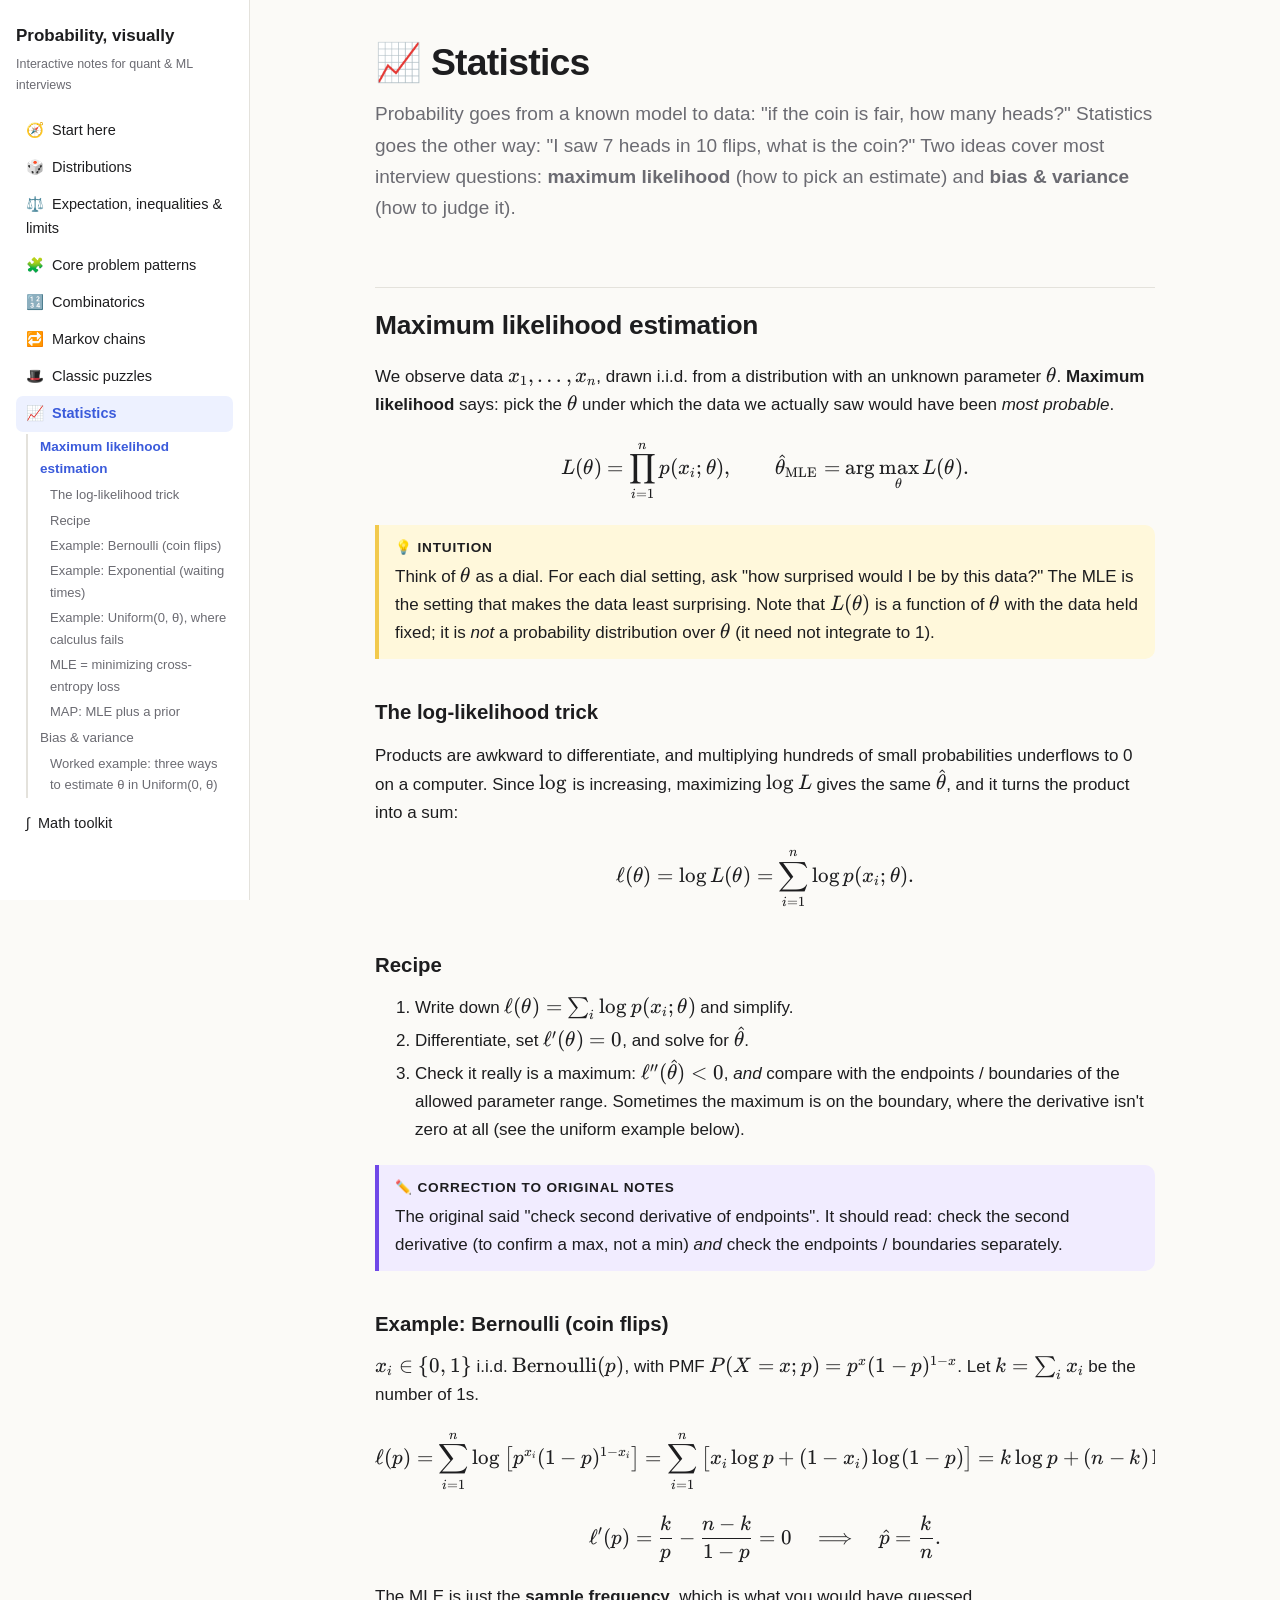
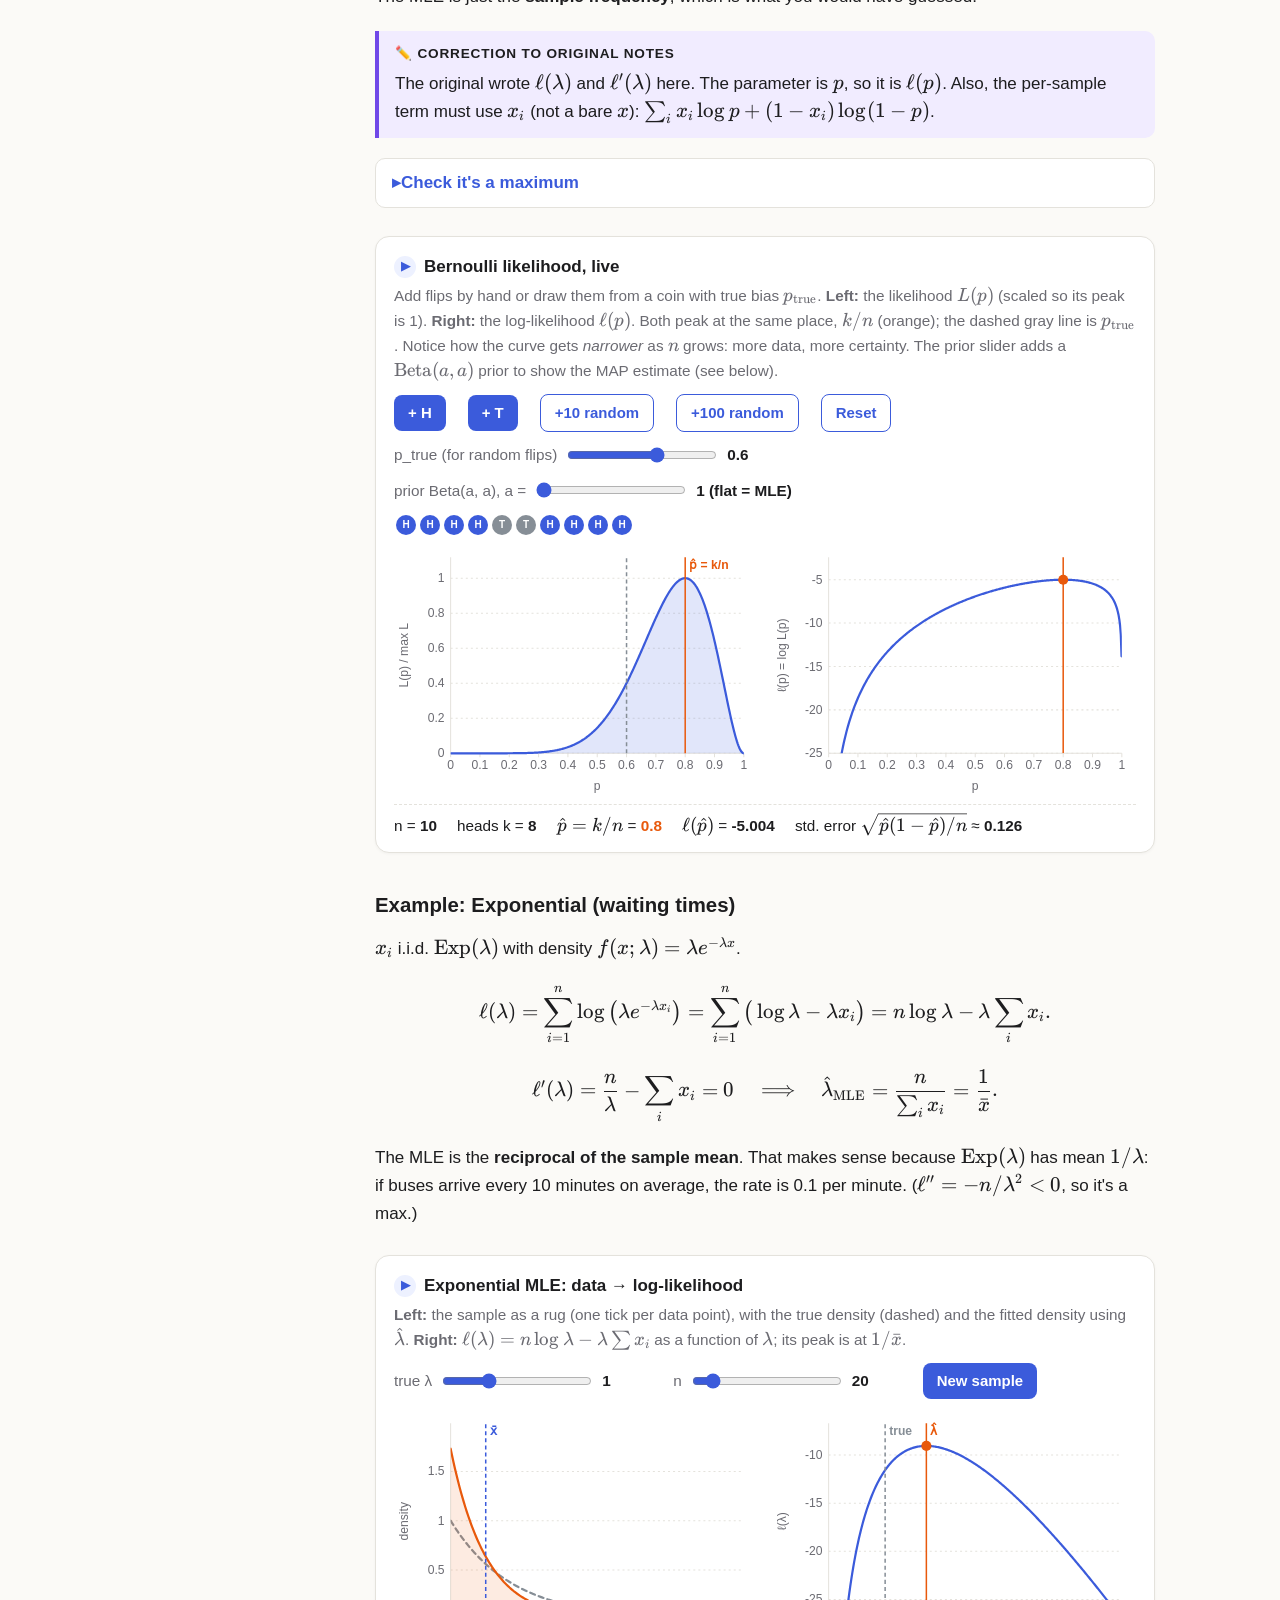
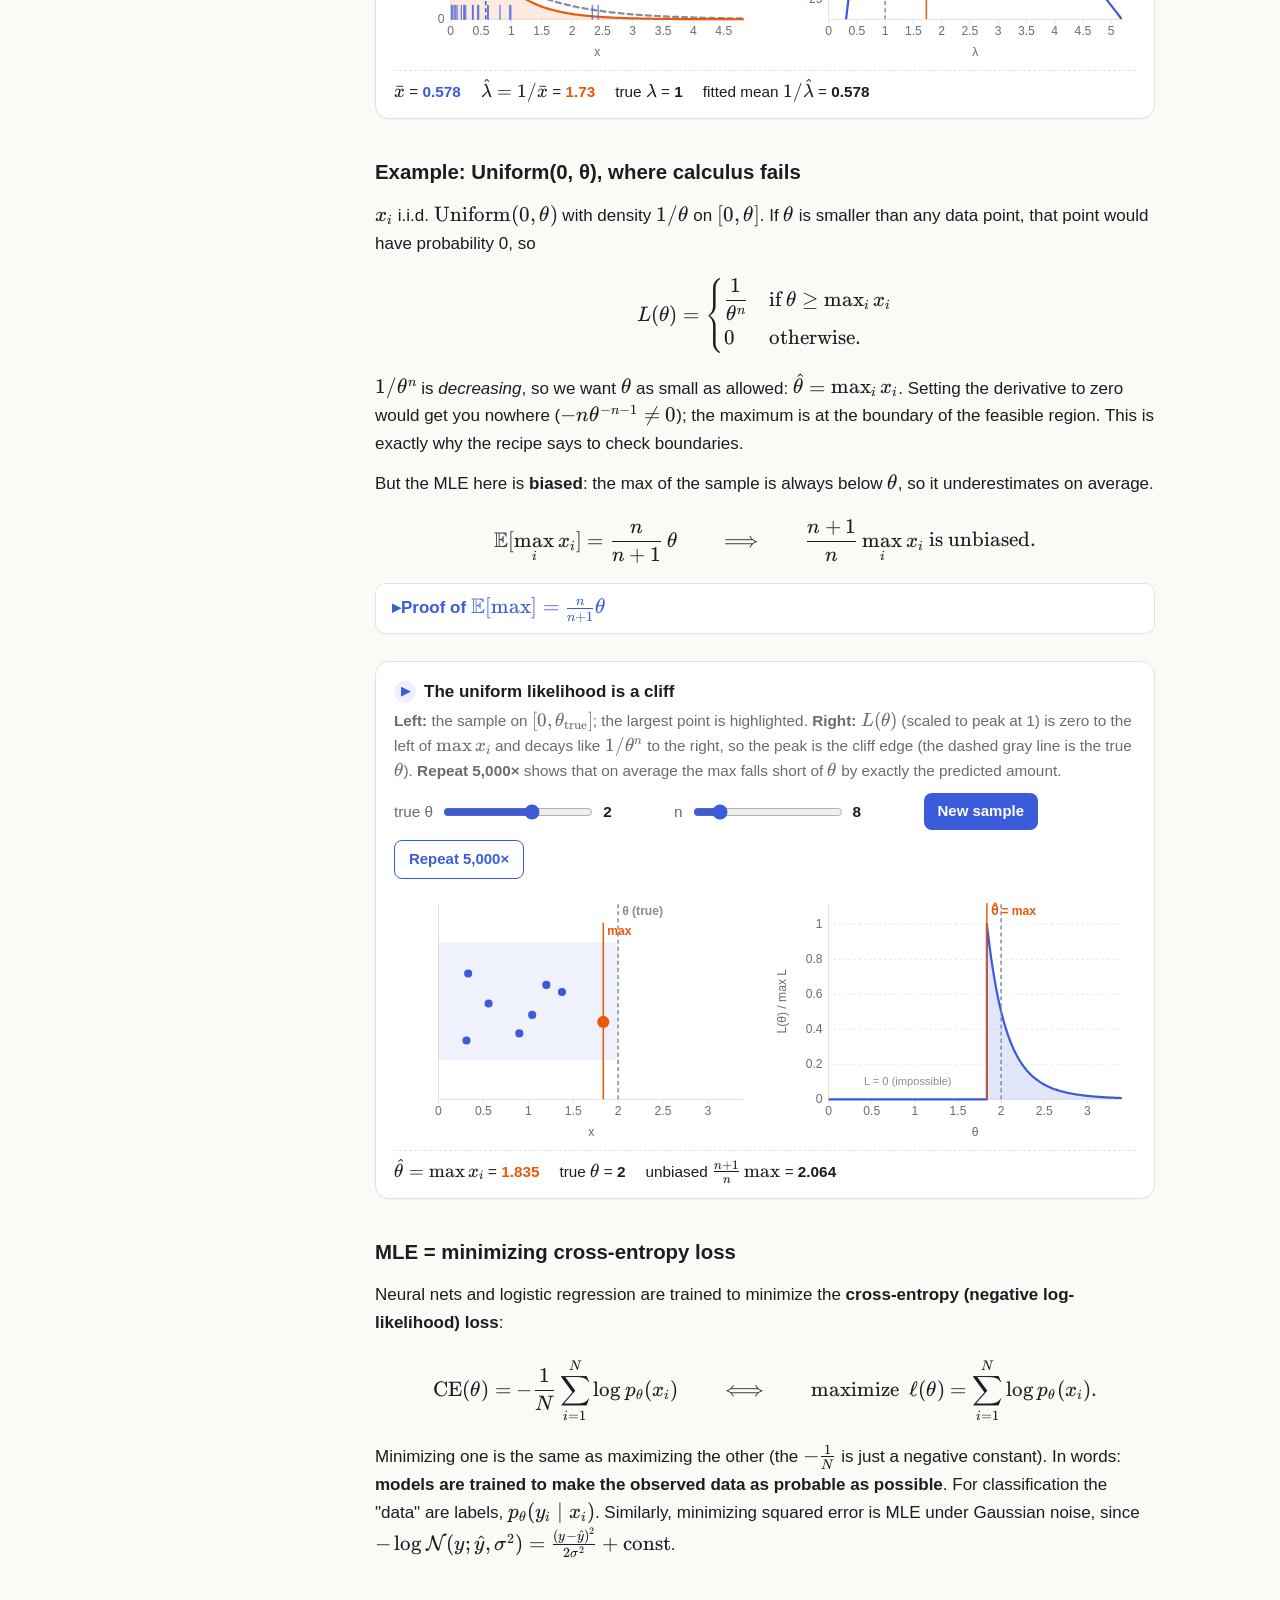
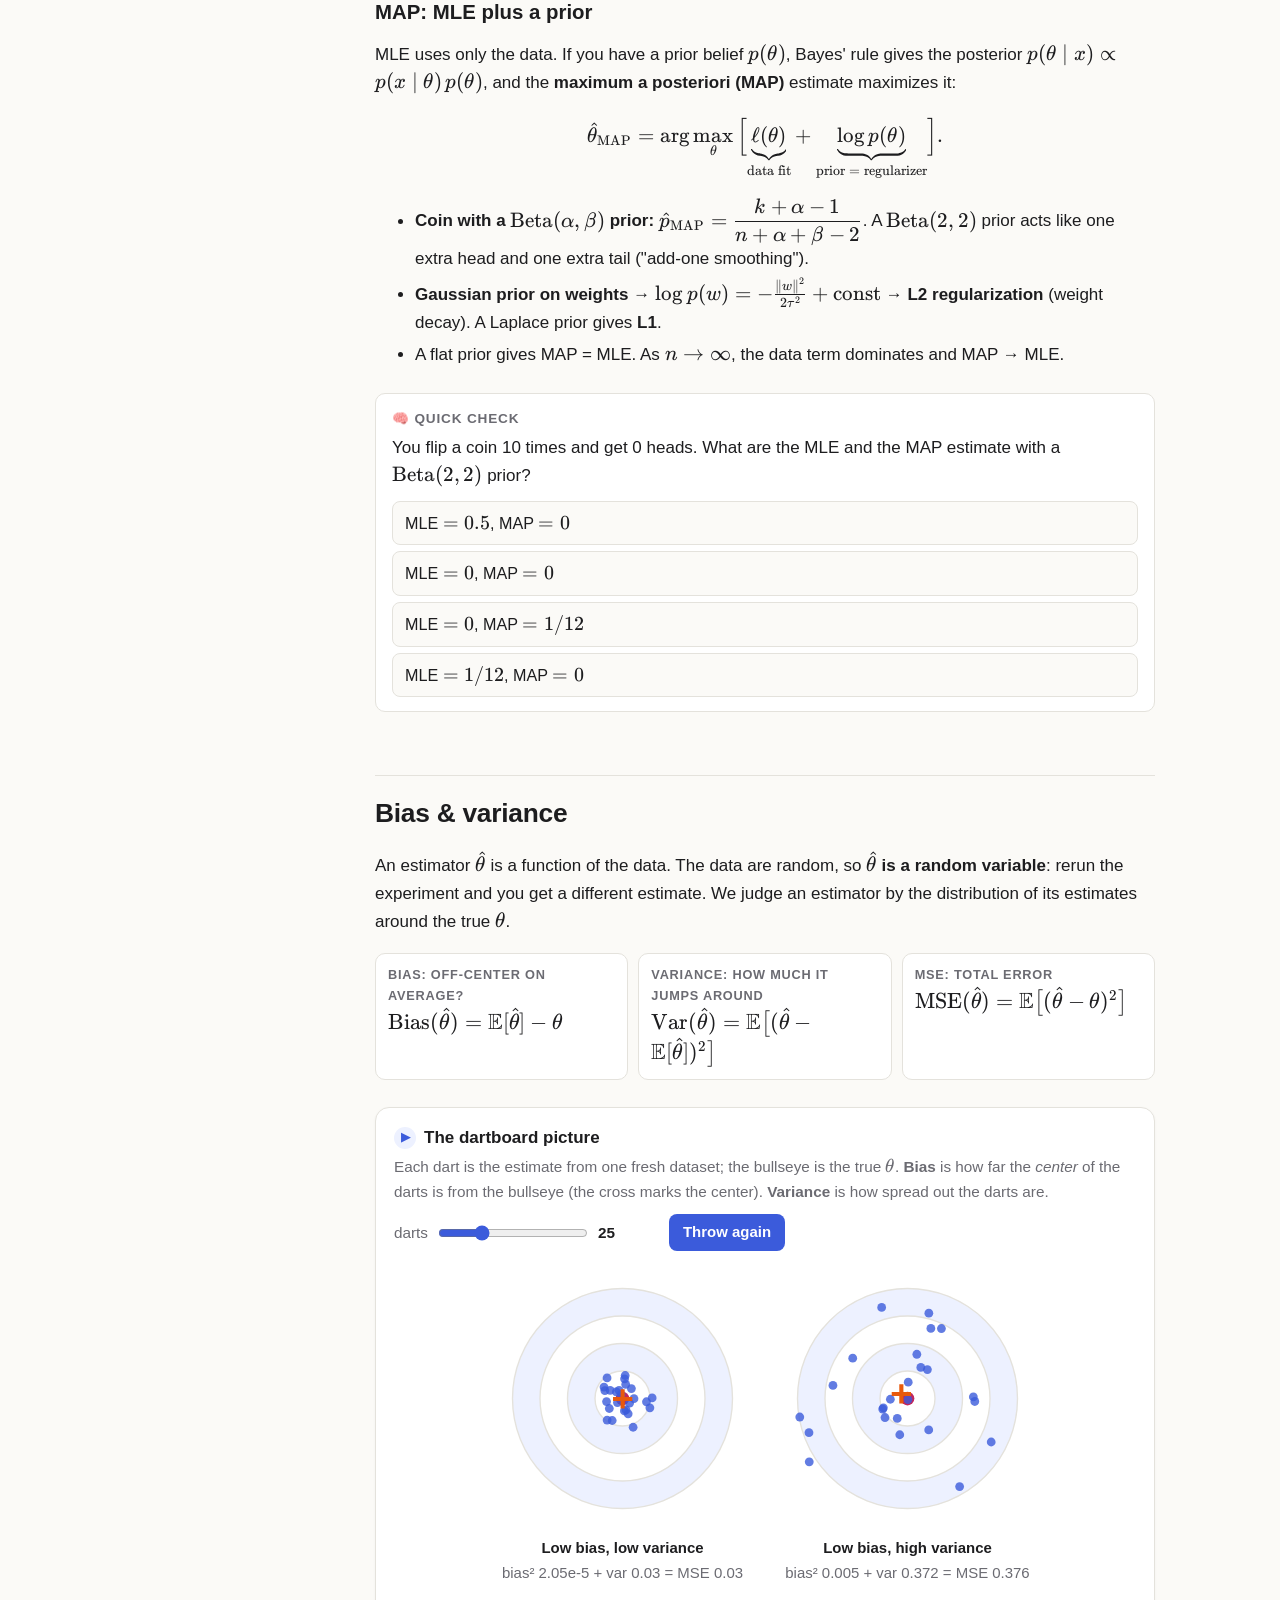
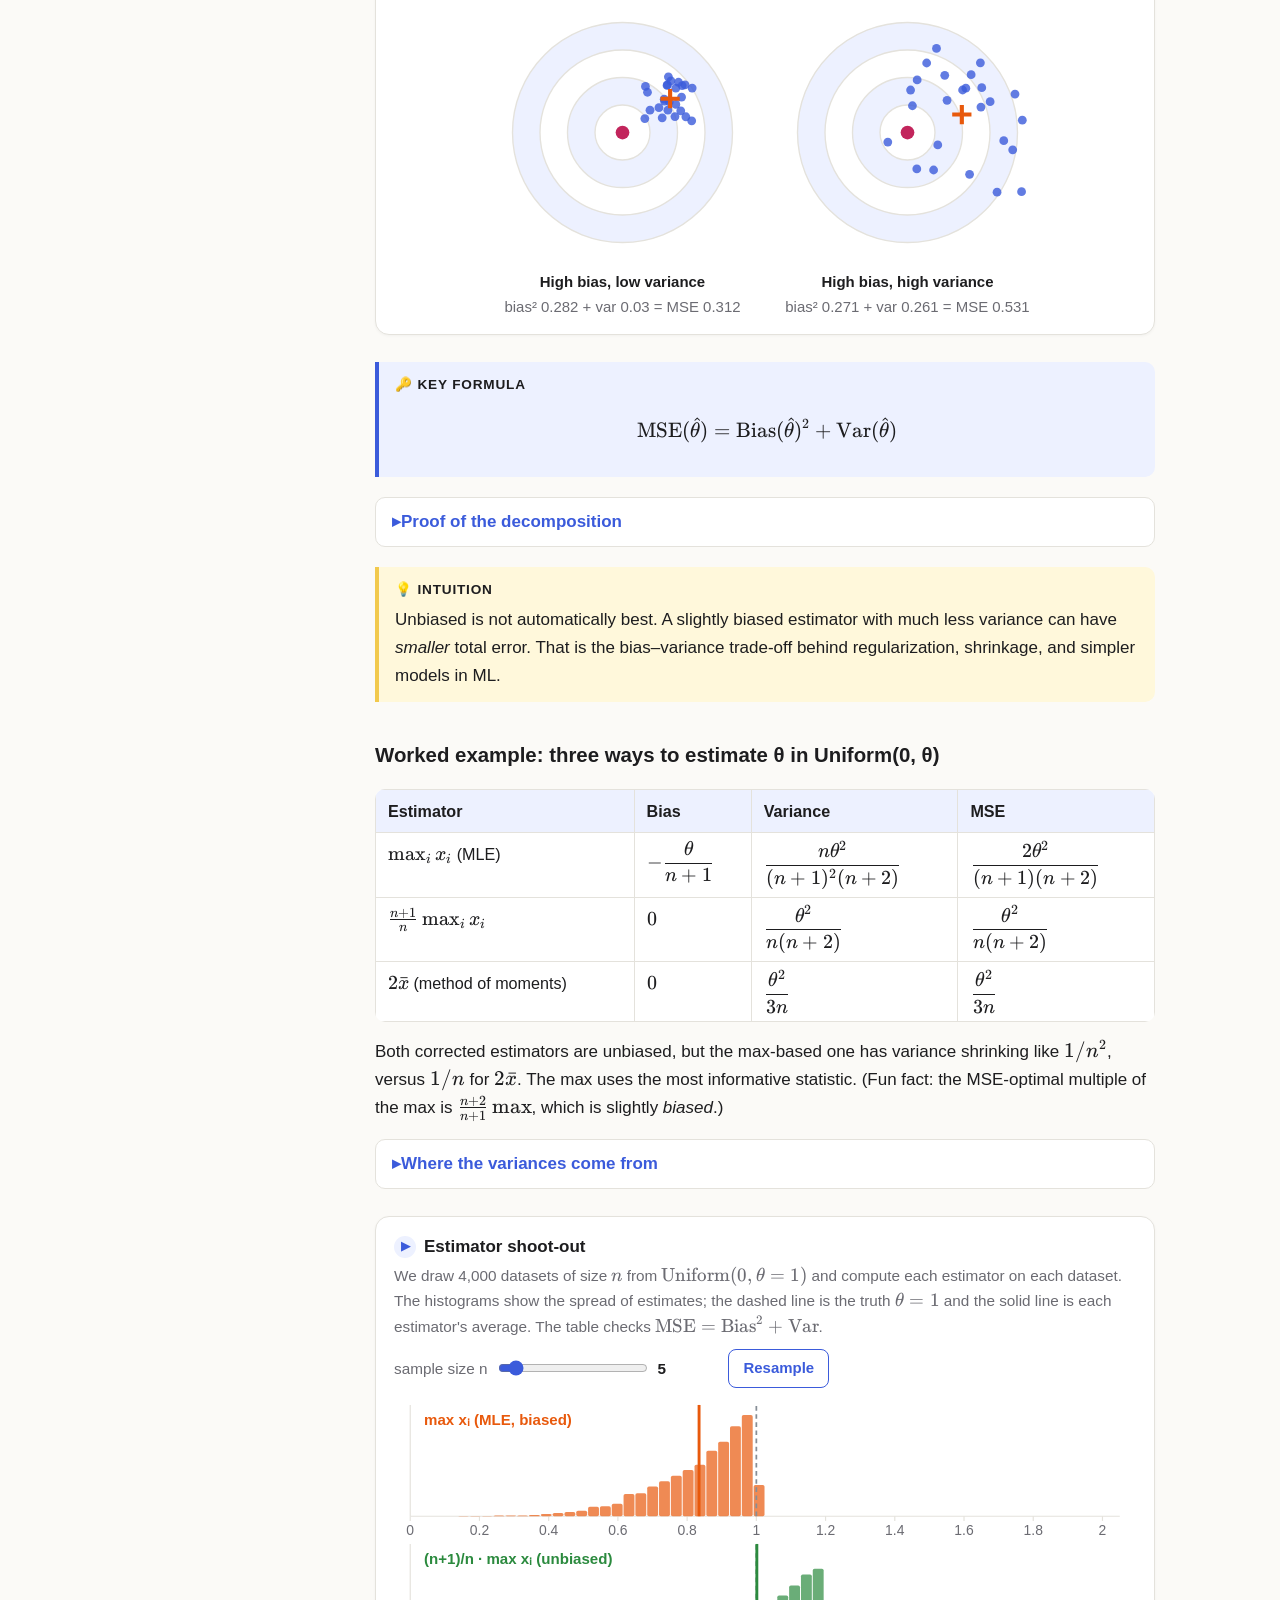
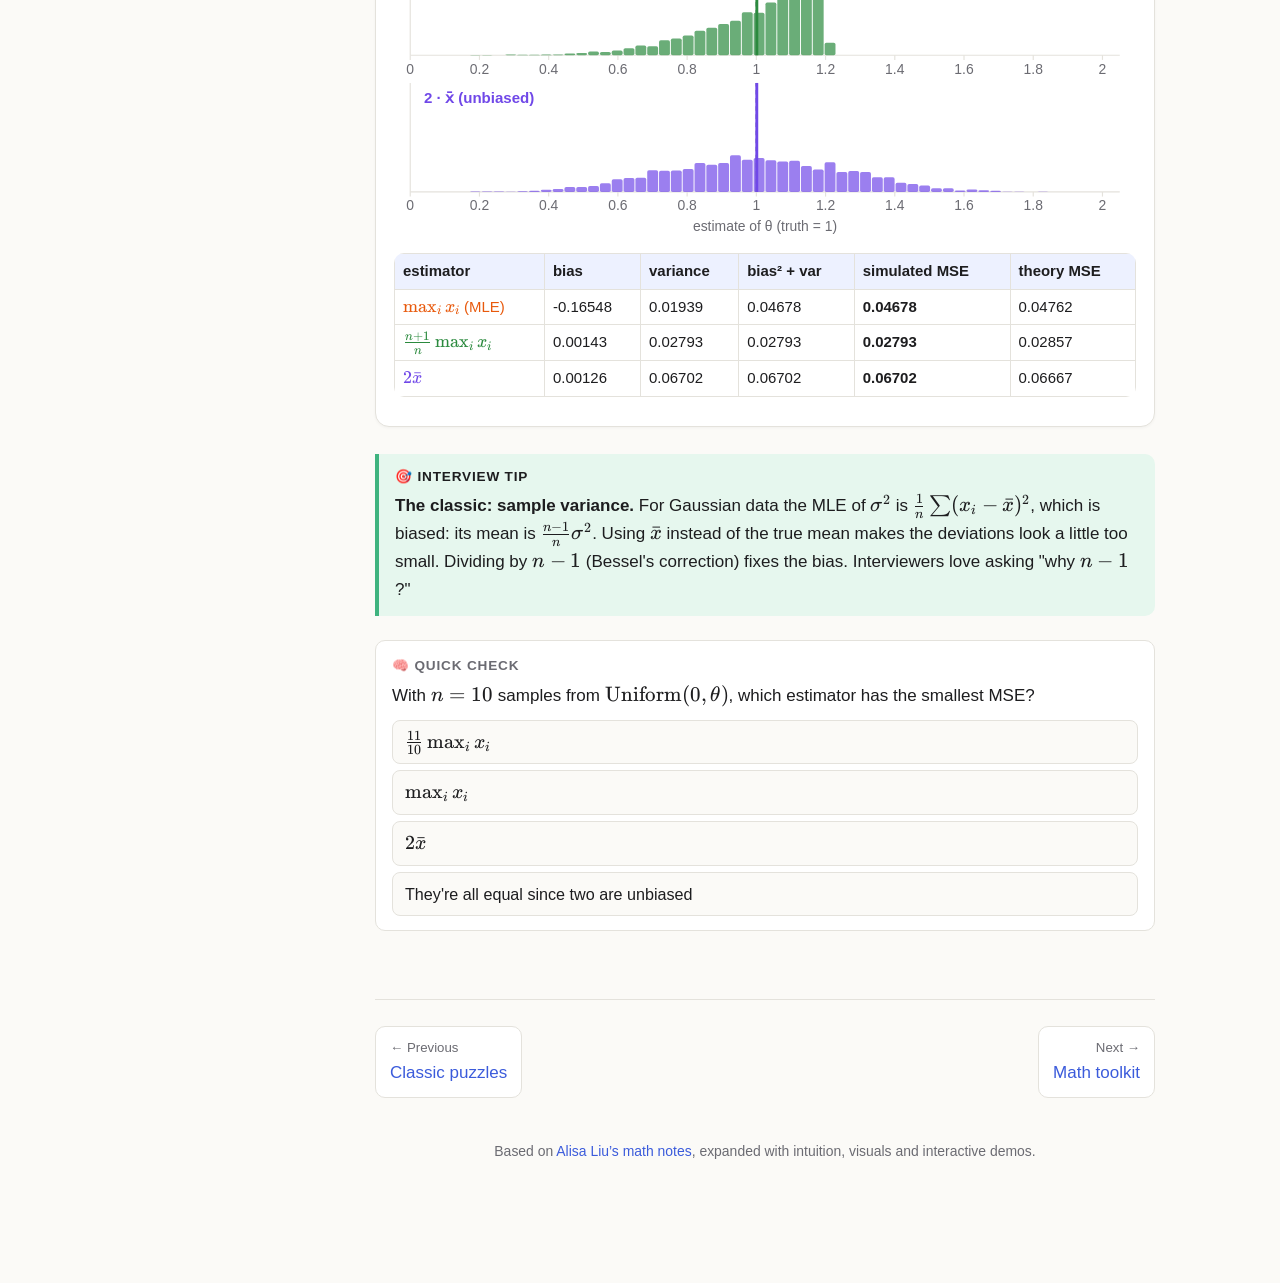
<file: statistics.html>
<!doctype html>
<html lang="en">
<head>
  <meta charset="utf-8" />
  <meta name="viewport" content="width=device-width, initial-scale=1" />
  <title>Statistics · Probability, visually</title>
  <link rel="stylesheet" href="assets/katex/katex.min.css" />
  <script src="assets/katex/katex.min.js"></script>
  <script src="assets/katex/contrib/auto-render.min.js"></script>
  <link rel="stylesheet" href="assets/style.css" />
  <script src="assets/lib.js"></script>
  <style>
    .coins { min-height: 30px; line-height: 0; }
    .coins span { display: inline-block; width: 20px; height: 20px; border-radius: 50%; margin: 2px; text-align: center; line-height: 20px; font-size: 10px; font-weight: 700; color: #fff; }
    .dart-grid { display: grid; grid-template-columns: 1fr 1fr; gap: 10px; max-width: 560px; margin: 0 auto; }
    .dart-grid .cell { text-align: center; font-size: .88em; }
    .dart-grid .cell .cap { color: var(--muted); }
    .est-table { font-size: .88em; }
    .est-table td, .est-table th { padding: 5px 8px; font-variant-numeric: tabular-nums; }
    .chart svg text.ink { fill: var(--ink); }
  </style>
</head>
<body data-page="statistics">
<main><div class="content">

<h1>📈 Statistics</h1>
<p class="lede">Probability goes from a known model to data: "if the coin is fair, how many heads?" Statistics goes the other way: "I saw 7 heads in 10 flips, what is the coin?" Two ideas cover most interview questions: <strong>maximum likelihood</strong> (how to pick an estimate) and <strong>bias &amp; variance</strong> (how to judge it).</p>

<h2 id="maximum-likelihood-estimation">Maximum likelihood estimation</h2>
<p>We observe data $x_1,\dots,x_n$, drawn i.i.d. from a distribution with an unknown parameter $\theta$. <strong>Maximum likelihood</strong> says: pick the $\theta$ under which the data we actually saw would have been <em>most probable</em>.</p>
$$L(\theta)=\prod_{i=1}^n p(x_i;\theta),\qquad \hat\theta_{\text{MLE}}=\arg\max_\theta L(\theta).$$

<div class="callout intuition">
  <p>Think of $\theta$ as a dial. For each dial setting, ask "how surprised would I be by this data?" The MLE is the setting that makes the data least surprising. Note that $L(\theta)$ is a function of $\theta$ with the data held fixed; it is <em>not</em> a probability distribution over $\theta$ (it need not integrate to 1).</p>
</div>

<h3>The log-likelihood trick</h3>
<p>Products are awkward to differentiate, and multiplying hundreds of small probabilities underflows to 0 on a computer. Since $\log$ is increasing, maximizing $\log L$ gives the same $\hat\theta$, and it turns the product into a sum:</p>
$$\ell(\theta)=\log L(\theta)=\sum_{i=1}^n\log p(x_i;\theta).$$

<h3>Recipe</h3>
<ol>
  <li>Write down $\ell(\theta)=\sum_i \log p(x_i;\theta)$ and simplify.</li>
  <li>Differentiate, set $\ell'(\theta)=0$, and solve for $\hat\theta$.</li>
  <li>Check it really is a maximum: $\ell''(\hat\theta)\lt 0$, <em>and</em> compare with the endpoints / boundaries of the allowed parameter range. Sometimes the maximum is on the boundary, where the derivative isn't zero at all (see the uniform example below).</li>
</ol>
<div class="callout fix"><p>The original said "check second derivative of endpoints". It should read: check the second derivative (to confirm a max, not a min) <em>and</em> check the endpoints / boundaries separately.</p></div>

<h3>Example: Bernoulli (coin flips)</h3>
<p>$x_i\in\{0,1\}$ i.i.d. $\Bern(p)$, with PMF $P(X=x;p)=p^x(1-p)^{1-x}$. Let $k=\sum_i x_i$ be the number of 1s.</p>
$$\ell(p)=\sum_{i=1}^n\log\big[p^{x_i}(1-p)^{1-x_i}\big]=\sum_{i=1}^n\big[x_i\log p+(1-x_i)\log(1-p)\big]=k\log p+(n-k)\log(1-p).$$
$$\ell'(p)=\frac kp-\frac{n-k}{1-p}=0\quad\Longrightarrow\quad \hat p=\frac kn.$$
<p>The MLE is just the <strong>sample frequency</strong>, which is what you would have guessed.</p>
<div class="callout fix"><p>The original wrote $\ell(\lambda)$ and $\ell'(\lambda)$ here. The parameter is $p$, so it is $\ell(p)$. Also, the per-sample term must use $x_i$ (not a bare $x$): $\sum_i x_i\log p+(1-x_i)\log(1-p)$.</p></div>
<details><summary>Check it's a maximum</summary>
  <p>$\ell''(p)=-\dfrac{k}{p^2}-\dfrac{n-k}{(1-p)^2}\lt 0$ for all $p\in(0,1)$, so $\ell$ is concave and the critical point is the global max. Edge case: if $k=0$, then $\ell(p)=n\log(1-p)$ is decreasing and there is no interior critical point; the max is at the boundary $\hat p=0$, which still equals $k/n$.</p>
</details>

<div class="widget" id="w-bern">
  <div class="widget-title">Bernoulli likelihood, live</div>
  <div class="widget-desc">Add flips by hand or draw them from a coin with true bias $p_{\text{true}}$. <b>Left:</b> the likelihood $L(p)$ (scaled so its peak is 1). <b>Right:</b> the log-likelihood $\ell(p)$. Both peak at the same place, $k/n$ (orange); the dashed gray line is $p_{\text{true}}$. Notice how the curve gets <em>narrower</em> as $n$ grows: more data, more certainty. The prior slider adds a $\text{Beta}(a,a)$ prior to show the MAP estimate (see below).</div>
  <div class="controls" id="bm-ctl"></div>
  <div class="controls" id="bm-ctl2"></div>
  <div class="coins" id="bm-coins"></div>
  <div class="twocol"><div class="chart" id="bm-L"></div><div class="chart" id="bm-l"></div></div>
  <div class="readout" id="bm-read"></div>
</div>

<h3>Example: Exponential (waiting times)</h3>
<p>$x_i$ i.i.d. $\Exp(\lambda)$ with density $f(x;\lambda)=\lambda e^{-\lambda x}$.</p>
$$\ell(\lambda)=\sum_{i=1}^n\log\big(\lambda e^{-\lambda x_i}\big)=\sum_{i=1}^n\big(\log\lambda-\lambda x_i\big)=n\log\lambda-\lambda\sum_i x_i.$$
$$\ell'(\lambda)=\frac n\lambda-\sum_i x_i=0\quad\Longrightarrow\quad \hat\lambda_{\text{MLE}}=\frac{n}{\sum_i x_i}=\frac1{\bar x}.$$
<p>The MLE is the <strong>reciprocal of the sample mean</strong>. That makes sense because $\Exp(\lambda)$ has mean $1/\lambda$: if buses arrive every 10 minutes on average, the rate is 0.1 per minute. ($\ell''=-n/\lambda^2\lt 0$, so it's a max.)</p>

<div class="widget" id="w-exp">
  <div class="widget-title">Exponential MLE: data → log-likelihood</div>
  <div class="widget-desc"><b>Left:</b> the sample as a rug (one tick per data point), with the true density (dashed) and the fitted density using $\hat\lambda$. <b>Right:</b> $\ell(\lambda)=n\log\lambda-\lambda\sum x_i$ as a function of $\lambda$; its peak is at $1/\bar x$.</div>
  <div class="controls" id="ex-ctl"></div>
  <div class="twocol"><div class="chart" id="ex-rug"></div><div class="chart" id="ex-ll"></div></div>
  <div class="readout" id="ex-read"></div>
</div>

<h3>Example: Uniform(0, θ), where calculus fails</h3>
<p>$x_i$ i.i.d. $\Unif(0,\theta)$ with density $1/\theta$ on $[0,\theta]$. If $\theta$ is smaller than any data point, that point would have probability 0, so</p>
$$L(\theta)=\begin{cases}\dfrac{1}{\theta^n} & \text{if } \theta\ge\max_i x_i\\[4pt] 0&\text{otherwise.}\end{cases}$$
<p>$1/\theta^n$ is <em>decreasing</em>, so we want $\theta$ as small as allowed: $\hat\theta=\max_i x_i$. Setting the derivative to zero would get you nowhere ($-n\theta^{-n-1}\ne0$); the maximum is at the boundary of the feasible region. This is exactly why the recipe says to check boundaries.</p>
<p>But the MLE here is <strong>biased</strong>: the max of the sample is always below $\theta$, so it underestimates on average.</p>
$$\E[\max_i x_i]=\frac{n}{n+1}\,\theta \qquad\Longrightarrow\qquad \frac{n+1}{n}\max_i x_i \text{ is unbiased.}$$
<details><summary>Proof of $\E[\max]=\frac{n}{n+1}\theta$</summary>
  <p>$P(\max\le x)=P(\text{all }x_i\le x)=(x/\theta)^n$, so the density is $n x^{n-1}/\theta^n$ on $[0,\theta]$ and</p>
  $$\E[\max]=\int_0^\theta x\cdot\frac{n x^{n-1}}{\theta^n}\,dx=\frac{n}{\theta^n}\cdot\frac{\theta^{n+1}}{n+1}=\frac{n}{n+1}\theta.$$
  <p>Shortcut: $n$ uniform points cut $[0,\theta]$ into $n+1$ gaps with equal expected length $\theta/(n+1)$, and the max sits one gap below $\theta$ (see <a href="distributions.html#uniform">uniform</a>).</p>
</details>

<div class="widget" id="w-unif">
  <div class="widget-title">The uniform likelihood is a cliff</div>
  <div class="widget-desc"><b>Left:</b> the sample on $[0,\theta_{\text{true}}]$; the largest point is highlighted. <b>Right:</b> $L(\theta)$ (scaled to peak at 1) is zero to the left of $\max x_i$ and decays like $1/\theta^n$ to the right, so the peak is the cliff edge (the dashed gray line is the true $\theta$). <b>Repeat 5,000×</b> shows that on average the max falls short of $\theta$ by exactly the predicted amount.</div>
  <div class="controls" id="un-ctl"></div>
  <div class="twocol"><div class="chart" id="un-data"></div><div class="chart" id="un-L"></div></div>
  <div class="readout" id="un-read"></div>
</div>

<h3>MLE = minimizing cross-entropy loss</h3>
<p>Neural nets and logistic regression are trained to minimize the <strong>cross-entropy (negative log-likelihood) loss</strong>:</p>
$$\text{CE}(\theta)=-\frac1N\sum_{i=1}^N\log p_\theta(x_i)\qquad\Longleftrightarrow\qquad \text{maximize }\ \ell(\theta)=\sum_{i=1}^N\log p_\theta(x_i).$$
<p>Minimizing one is the same as maximizing the other (the $-\frac1N$ is just a negative constant). In words: <strong>models are trained to make the observed data as probable as possible</strong>. For classification the "data" are labels, $p_\theta(y_i\mid x_i)$. Similarly, minimizing squared error is MLE under Gaussian noise, since $-\log\N(y;\hat y,\sigma^2)=\frac{(y-\hat y)^2}{2\sigma^2}+\text{const}$.</p>

<h3>MAP: MLE plus a prior</h3>
<p>MLE uses only the data. If you have a prior belief $p(\theta)$, Bayes' rule gives the posterior $p(\theta\mid x)\propto p(x\mid\theta)\,p(\theta)$, and the <strong>maximum a posteriori (MAP)</strong> estimate maximizes it:</p>
$$\hat\theta_{\text{MAP}}=\arg\max_\theta\Big[\underbrace{\ell(\theta)}_{\text{data fit}}+\underbrace{\log p(\theta)}_{\text{prior = regularizer}}\Big].$$
<ul>
  <li><strong>Coin with a $\text{Beta}(\alpha,\beta)$ prior:</strong> $\hat p_{\text{MAP}}=\dfrac{k+\alpha-1}{n+\alpha+\beta-2}$. A $\text{Beta}(2,2)$ prior acts like one extra head and one extra tail ("add-one smoothing").</li>
  <li><strong>Gaussian prior on weights</strong> → $\log p(w)=-\frac{\|w\|^2}{2\tau^2}+\text{const}$ → <strong>L2 regularization</strong> (weight decay). A Laplace prior gives <strong>L1</strong>.</li>
  <li>A flat prior gives MAP = MLE. As $n\to\infty$, the data term dominates and MAP → MLE.</li>
</ul>

<div class="quiz" data-answer="2">
  <div class="q">You flip a coin 10 times and get 0 heads. What are the MLE and the MAP estimate with a $\text{Beta}(2,2)$ prior?</div>
  <ul><li>MLE $=0.5$, MAP $=0$</li><li>MLE $=0$, MAP $=0$</li><li>MLE $=0$, MAP $=1/12$</li><li>MLE $=1/12$, MAP $=0$</li></ul>
  <div class="explain">MLE $=k/n=0$, which claims heads is impossible after only 10 flips. MAP $=(0+2-1)/(10+2+2-2)=1/12$: the prior keeps the estimate away from the extreme.</div>
</div>

<h2 id="bias-variance">Bias &amp; variance</h2>
<p>An estimator $\hat\theta$ is a function of the data. The data are random, so <strong>$\hat\theta$ is a random variable</strong>: rerun the experiment and you get a different estimate. We judge an estimator by the distribution of its estimates around the true $\theta$.</p>

<div class="facts">
  <div class="fact"><div class="label">Bias: off-center on average?</div><div class="val">$\operatorname{Bias}(\hat\theta)=\E[\hat\theta]-\theta$</div></div>
  <div class="fact"><div class="label">Variance: how much it jumps around</div><div class="val">$\Var(\hat\theta)=\E\big[(\hat\theta-\E[\hat\theta])^2\big]$</div></div>
  <div class="fact"><div class="label">MSE: total error</div><div class="val">$\operatorname{MSE}(\hat\theta)=\E\big[(\hat\theta-\theta)^2\big]$</div></div>
</div>

<div class="widget" id="w-dart">
  <div class="widget-title">The dartboard picture</div>
  <div class="widget-desc">Each dart is the estimate from one fresh dataset; the bullseye is the true $\theta$. <b>Bias</b> is how far the <em>center</em> of the darts is from the bullseye (the cross marks the center). <b>Variance</b> is how spread out the darts are.</div>
  <div class="controls" id="dt-ctl"></div>
  <div class="dart-grid" id="dt-grid"></div>
</div>

<div class="callout key">
  $$\operatorname{MSE}(\hat\theta)=\operatorname{Bias}(\hat\theta)^2+\Var(\hat\theta)$$
</div>
<details><summary>Proof of the decomposition</summary>
  <p>Add and subtract $\E[\hat\theta]$ inside the square:</p>
  $$\begin{aligned}
  \E[(\hat\theta-\theta)^2]&=\E\Big[\big((\hat\theta-\E\hat\theta)+(\E\hat\theta-\theta)\big)^2\Big]\\
  &=\underbrace{\E[(\hat\theta-\E\hat\theta)^2]}_{\Var(\hat\theta)}+2(\E\hat\theta-\theta)\underbrace{\E[\hat\theta-\E\hat\theta]}_{=0}+\underbrace{(\E\hat\theta-\theta)^2}_{\operatorname{Bias}^2}.
  \end{aligned}$$
  <p>The cross term vanishes because $\E\hat\theta-\theta$ is a constant and $\hat\theta$ minus its own mean has mean zero. It's the same identity as $\E[X^2]=\Var(X)+\E[X]^2$, applied to $X=\hat\theta-\theta$.</p>
</details>

<div class="callout intuition"><p>Unbiased is not automatically best. A slightly biased estimator with much less variance can have <em>smaller</em> total error. That is the bias–variance trade-off behind regularization, shrinkage, and simpler models in ML.</p></div>

<h3>Worked example: three ways to estimate θ in Uniform(0, θ)</h3>
<table>
  <tr><th>Estimator</th><th>Bias</th><th>Variance</th><th>MSE</th></tr>
  <tr><td>$\max_i x_i$ (MLE)</td><td>$-\dfrac{\theta}{n+1}$</td><td>$\dfrac{n\theta^2}{(n+1)^2(n+2)}$</td><td>$\dfrac{2\theta^2}{(n+1)(n+2)}$</td></tr>
  <tr><td>$\frac{n+1}{n}\max_i x_i$</td><td>$0$</td><td>$\dfrac{\theta^2}{n(n+2)}$</td><td>$\dfrac{\theta^2}{n(n+2)}$</td></tr>
  <tr><td>$2\bar x$ (method of moments)</td><td>$0$</td><td>$\dfrac{\theta^2}{3n}$</td><td>$\dfrac{\theta^2}{3n}$</td></tr>
</table>
<p>Both corrected estimators are unbiased, but the max-based one has variance shrinking like $1/n^2$, versus $1/n$ for $2\bar x$. The max uses the most informative statistic. (Fun fact: the MSE-optimal multiple of the max is $\frac{n+2}{n+1}\max$, which is slightly <em>biased</em>.)</p>
<details><summary>Where the variances come from</summary>
  <p>$\E[\max^2]=\int_0^\theta x^2\,\frac{nx^{n-1}}{\theta^n}dx=\frac{n}{n+2}\theta^2$, so $\Var(\max)=\frac{n}{n+2}\theta^2-\frac{n^2}{(n+1)^2}\theta^2=\frac{n\theta^2}{(n+1)^2(n+2)}$. Scaling by $\frac{n+1}{n}$ multiplies the variance by $\frac{(n+1)^2}{n^2}$.</p>
  <p>For the mean: $\Var(x_i)=\theta^2/12$, so $\Var(2\bar x)=4\cdot\frac{\theta^2}{12n}=\frac{\theta^2}{3n}$.</p>
</details>

<div class="widget" id="w-est">
  <div class="widget-title">Estimator shoot-out</div>
  <div class="widget-desc">We draw 4,000 datasets of size $n$ from $\Unif(0,\theta=1)$ and compute each estimator on each dataset. The histograms show the spread of estimates; the dashed line is the truth $\theta=1$ and the solid line is each estimator's average. The table checks $\text{MSE}=\text{Bias}^2+\text{Var}$.</div>
  <div class="controls" id="es-ctl"></div>
  <div class="chart" id="es-h0"></div>
  <div class="chart" id="es-h1"></div>
  <div class="chart" id="es-h2"></div>
  <div id="es-table"></div>
</div>

<div class="callout tip">
  <p><strong>The classic: sample variance.</strong> For Gaussian data the MLE of $\sigma^2$ is $\frac1n\sum(x_i-\bar x)^2$, which is biased: its mean is $\frac{n-1}{n}\sigma^2$. Using $\bar x$ instead of the true mean makes the deviations look a little too small. Dividing by $n-1$ (Bessel's correction) fixes the bias. Interviewers love asking "why $n-1$?"</p>
</div>

<div class="quiz" data-answer="0">
  <div class="q">With $n=10$ samples from $\Unif(0,\theta)$, which estimator has the smallest MSE?</div>
  <ul><li>$\frac{11}{10}\max_i x_i$</li><li>$\max_i x_i$</li><li>$2\bar x$</li><li>They're all equal since two are unbiased</li></ul>
  <div class="explain">MSEs: $\frac{11}{10}\max$: $\theta^2/120$. MLE $\max$: $2\theta^2/132=\theta^2/66$. $2\bar x$: $\theta^2/30$. Unbiasedness says nothing about variance, and $2\bar x$ is far noisier.</div>
</div>

</div></main>
<script src="assets/nav.js"></script>
<script src="assets/statistics.js"></script>
</body>
</html>
</file>
<file: assets/style.css>
:root {
  --bg: #fbfaf7;
  --panel: #ffffff;
  --ink: #1d1d1f;
  --muted: #6b6b72;
  --line: #e4e2dc;
  --accent: #3b5bdb;
  --accent-soft: #edf1ff;
  --c1: #3b5bdb; /* blue   */
  --c2: #e8590c; /* orange */
  --c3: #2b8a3e; /* green  */
  --c4: #c2255c; /* pink   */
  --c5: #7048e8; /* violet */
  --c6: #868e96; /* gray   */
  --intuition: #fff8db;
  --intuition-line: #f2c94c;
  --tip: #e6f7ee;
  --tip-line: #3fb37f;
  --warn: #fff0f0;
  --warn-line: #e5484d;
  --fix: #f1ecff;
  --fix-line: #7048e8;
  --code: #f3f2ee;
  --radius: 10px;
  --sidebar: 250px;
  --content: 780px;
}
@media (prefers-color-scheme: dark) {
  :root {
    --bg: #15161a;
    --panel: #1d1f24;
    --ink: #e8e8ea;
    --muted: #9a9ba3;
    --line: #2e3138;
    --accent: #7b96ff;
    --accent-soft: #232a45;
    --c1: #7b96ff;
    --c2: #ff8f4d;
    --c3: #51cf66;
    --c4: #f06595;
    --c5: #a78bfa;
    --c6: #868e96;
    --intuition: #2b2614;
    --intuition-line: #b8952b;
    --tip: #14281e;
    --tip-line: #2f9e6a;
    --warn: #2d1719;
    --warn-line: #e5484d;
    --fix: #221c38;
    --fix-line: #8b6cf0;
    --code: #24262c;
  }
}

* { box-sizing: border-box; }
html { scroll-behavior: smooth; scroll-padding-top: 20px; }
body {
  margin: 0;
  background: var(--bg);
  color: var(--ink);
  font: 17px/1.65 -apple-system, BlinkMacSystemFont, "Inter", "Segoe UI", Roboto, sans-serif;
  -webkit-font-smoothing: antialiased;
}
a { color: var(--accent); text-decoration: none; }
a:hover { text-decoration: underline; }

/* ---------- layout ---------- */
.layout { display: flex; min-height: 100vh; }
.sidebar {
  width: var(--sidebar);
  flex-shrink: 0;
  position: sticky;
  top: 0;
  height: 100vh;
  overflow-y: auto;
  border-right: 1px solid var(--line);
  padding: 22px 16px 40px;
  background: var(--panel);
  font-size: 14.5px;
}
.sidebar .brand { font-weight: 700; font-size: 17px; color: var(--ink); display: block; margin-bottom: 4px; }
.sidebar .brand-sub { color: var(--muted); font-size: 12.5px; margin-bottom: 18px; }
.sidebar .chap { display: block; padding: 6px 10px; border-radius: 7px; color: var(--ink); margin: 1px 0; }
.sidebar .chap:hover { background: var(--accent-soft); text-decoration: none; }
.sidebar .chap.active { background: var(--accent-soft); color: var(--accent); font-weight: 600; }
.sidebar .toc { margin: 2px 0 8px 10px; border-left: 2px solid var(--line); padding-left: 8px; }
.sidebar .toc a { display: block; color: var(--muted); padding: 2px 4px; font-size: 13.5px; }
.sidebar .toc a.h3 { padding-left: 14px; font-size: 13px; }
.sidebar .toc a.current { color: var(--accent); font-weight: 600; }
.menu-btn { display: none; }

main { flex: 1; min-width: 0; padding: 40px 32px 120px; }
.content { max-width: var(--content); margin: 0 auto; }

@media (max-width: 900px) {
  .sidebar {
    position: fixed; z-index: 50; left: 0; top: 0; transform: translateX(-100%);
    transition: transform .2s; box-shadow: 4px 0 20px rgba(0,0,0,.15);
  }
  .sidebar.open { transform: none; }
  .menu-btn {
    display: block; position: fixed; z-index: 60; top: 12px; left: 12px;
    background: var(--panel); border: 1px solid var(--line); border-radius: 8px;
    padding: 6px 10px; font-size: 18px; color: var(--ink); cursor: pointer;
  }
  main { padding: 60px 16px 100px; }
  body { font-size: 16px; }
}

/* ---------- typography ---------- */
h1 { font-size: 2.2em; line-height: 1.2; margin: 0 0 .3em; letter-spacing: -.02em; }
h2 { font-size: 1.55em; margin: 2.4em 0 .6em; padding-top: .6em; border-top: 1px solid var(--line); letter-spacing: -.01em; }
h3 { font-size: 1.2em; margin: 1.8em 0 .5em; }
h2 + h3 { margin-top: .8em; }
.lede { font-size: 1.12em; color: var(--muted); margin-bottom: 2em; }
p, ul, ol { margin: .7em 0; }
li { margin: .25em 0; }
strong { font-weight: 650; }
code { background: var(--code); padding: 1px 5px; border-radius: 4px; font-size: .9em; }
.katex-display { overflow-x: auto; overflow-y: hidden; padding: 4px 0; }
.muted { color: var(--muted); }
.small { font-size: .88em; }

/* ---------- callouts ---------- */
.callout {
  border-left: 4px solid var(--line);
  background: var(--panel);
  border-radius: 0 var(--radius) var(--radius) 0;
  padding: 12px 16px;
  margin: 1.2em 0;
}
.callout > :first-child { margin-top: 0; }
.callout > :last-child { margin-bottom: 0; }
.callout::before { display: block; font-weight: 700; font-size: .8em; text-transform: uppercase; letter-spacing: .06em; margin-bottom: 4px; }
.callout.intuition { background: var(--intuition); border-color: var(--intuition-line); }
.callout.intuition::before { content: "💡 Intuition"; }
.callout.tip { background: var(--tip); border-color: var(--tip-line); }
.callout.tip::before { content: "🎯 Interview tip"; }
.callout.warn { background: var(--warn); border-color: var(--warn-line); }
.callout.warn::before { content: "⚠️ Common mistake"; }
.callout.fix { background: var(--fix); border-color: var(--fix-line); }
.callout.fix::before { content: "✏️ Correction to original notes"; }
.callout.key { background: var(--accent-soft); border-color: var(--accent); }
.callout.key::before { content: "🔑 Key formula"; }

/* ---------- formula cards ---------- */
.facts { display: grid; grid-template-columns: repeat(auto-fit, minmax(170px, 1fr)); gap: 10px; margin: 1em 0; }
.fact { background: var(--panel); border: 1px solid var(--line); border-radius: var(--radius); padding: 10px 12px; }
.fact .label { font-size: .75em; text-transform: uppercase; letter-spacing: .06em; color: var(--muted); font-weight: 600; }
.fact .val { font-size: 1.05em; margin-top: 2px; }

/* ---------- details / proofs ---------- */
details {
  border: 1px solid var(--line);
  border-radius: var(--radius);
  background: var(--panel);
  margin: 1em 0;
  padding: 0 16px;
}
details > summary {
  cursor: pointer; padding: 10px 0; font-weight: 600; color: var(--accent); list-style: none;
}
details > summary::-webkit-details-marker { display: none; }
details > summary::before { content: "▸ "; display: inline-block; transition: transform .15s; }
details[open] > summary::before { transform: rotate(90deg); }
details[open] { padding-bottom: 10px; }

/* ---------- tables ---------- */
table { border-collapse: collapse; width: 100%; margin: 1em 0; font-size: .95em; background: var(--panel); border-radius: var(--radius); overflow: hidden; }
th, td { border: 1px solid var(--line); padding: 8px 12px; text-align: left; vertical-align: top; }
th { background: var(--accent-soft); font-weight: 650; }

/* ---------- widgets ---------- */
.widget {
  background: var(--panel);
  border: 1px solid var(--line);
  border-radius: 14px;
  padding: 16px 18px 14px;
  margin: 1.6em 0;
  box-shadow: 0 1px 3px rgba(0,0,0,.04);
}
.widget-title { font-weight: 700; font-size: 1em; margin-bottom: 2px; display: flex; align-items: center; gap: 8px; }
.widget-title::before { content: "▶"; font-size: .7em; color: var(--accent); background: var(--accent-soft); border-radius: 50%; width: 22px; height: 22px; display: inline-flex; align-items: center; justify-content: center; }
.widget-desc { color: var(--muted); font-size: .9em; margin-bottom: 10px; }
.controls { display: flex; flex-wrap: wrap; gap: 10px 22px; align-items: center; margin: 8px 0 10px; }
.ctl { display: flex; align-items: center; gap: 8px; font-size: .9em; }
.ctl label { color: var(--muted); white-space: nowrap; }
.ctl .v { font-variant-numeric: tabular-nums; font-weight: 600; min-width: 3.2em; }
.ctl input[type=range] { width: 150px; accent-color: var(--accent); }
.ctl select, .ctl input[type=number] {
  background: var(--bg); color: var(--ink); border: 1px solid var(--line); border-radius: 6px; padding: 4px 8px; font: inherit; font-size: .95em;
}
.btn {
  background: var(--accent); color: #fff; border: 0; border-radius: 8px; padding: 6px 14px;
  font: inherit; font-size: .88em; font-weight: 600; cursor: pointer;
}
.btn:hover { filter: brightness(1.1); }
.btn.ghost { background: transparent; color: var(--accent); border: 1px solid var(--accent); }
.btn:disabled { opacity: .5; cursor: default; }
.chart { width: 100%; }
.chart svg { width: 100%; height: auto; display: block; overflow: visible; }
.chart svg text { fill: var(--muted); font-size: 12px; font-family: inherit; }
.chart .axis line, .chart .axis path { stroke: var(--line); }
.chart .grid line { stroke: var(--line); stroke-dasharray: 2 3; }
.readout {
  display: flex; flex-wrap: wrap; gap: 8px 20px; font-size: .9em; margin-top: 8px;
  padding-top: 8px; border-top: 1px dashed var(--line);
}
.readout:empty { display: none; }
.readout .r b { font-variant-numeric: tabular-nums; }
.legend { display: flex; flex-wrap: wrap; gap: 4px 16px; font-size: .85em; color: var(--muted); margin-top: 4px; }
.legend > span::before { content: ""; display: inline-block; width: 14px; height: 4px; border-radius: 2px; background: var(--sw); margin-right: 6px; vertical-align: middle; }
.legend > span.dash::before { background: repeating-linear-gradient(90deg, var(--sw) 0 4px, transparent 4px 7px); }
.twocol { display: grid; grid-template-columns: 1fr 1fr; gap: 14px; }
.twocol > * { min-width: 0; }
@media (max-width: 640px) { .twocol { grid-template-columns: 1fr; } }

/* ---------- quiz ---------- */
.quiz { background: var(--panel); border: 1px solid var(--line); border-radius: var(--radius); padding: 14px 16px; margin: 1.4em 0; }
.quiz .q::before { content: "🧠 Quick check"; display: block; font-weight: 700; font-size: .8em; text-transform: uppercase; letter-spacing: .06em; color: var(--muted); margin-bottom: 4px; }
.quiz .choices { display: flex; flex-direction: column; gap: 6px; margin-top: 10px; }
.quiz .choice {
  text-align: left; background: var(--bg); color: var(--ink); border: 1px solid var(--line); border-radius: 8px;
  padding: 8px 12px; font: inherit; font-size: .95em; cursor: pointer;
}
.quiz .choice:hover { border-color: var(--accent); }
.quiz .choice.right { border-color: var(--tip-line); background: var(--tip); }
.quiz .choice.wrong { border-color: var(--warn-line); background: var(--warn); }
.quiz .explain { margin-top: 10px; font-size: .93em; display: none; }
.quiz.answered .explain { display: block; }

/* ---------- landing ---------- */
.hero { padding: 20px 0 10px; }
.cards { display: grid; grid-template-columns: repeat(auto-fill, minmax(220px, 1fr)); gap: 14px; margin: 1.5em 0; }
.card {
  display: block; background: var(--panel); border: 1px solid var(--line); border-radius: 14px; padding: 16px;
  color: var(--ink); transition: transform .12s, border-color .12s;
}
.card:hover { transform: translateY(-2px); border-color: var(--accent); text-decoration: none; }
.card .emoji { font-size: 1.6em; }
.card .t { font-weight: 700; margin: 4px 0 2px; }
.card .d { color: var(--muted); font-size: .88em; line-height: 1.45; }

.pager { display: flex; justify-content: space-between; gap: 12px; margin-top: 4em; padding-top: 1.5em; border-top: 1px solid var(--line); }
.pager a { display: block; padding: 10px 14px; border: 1px solid var(--line); border-radius: 10px; background: var(--panel); }
.pager a:hover { border-color: var(--accent); text-decoration: none; }
.pager .lbl { font-size: .78em; color: var(--muted); display: block; }
.footer { margin-top: 3em; color: var(--muted); font-size: .82em; text-align: center; }
</file>
